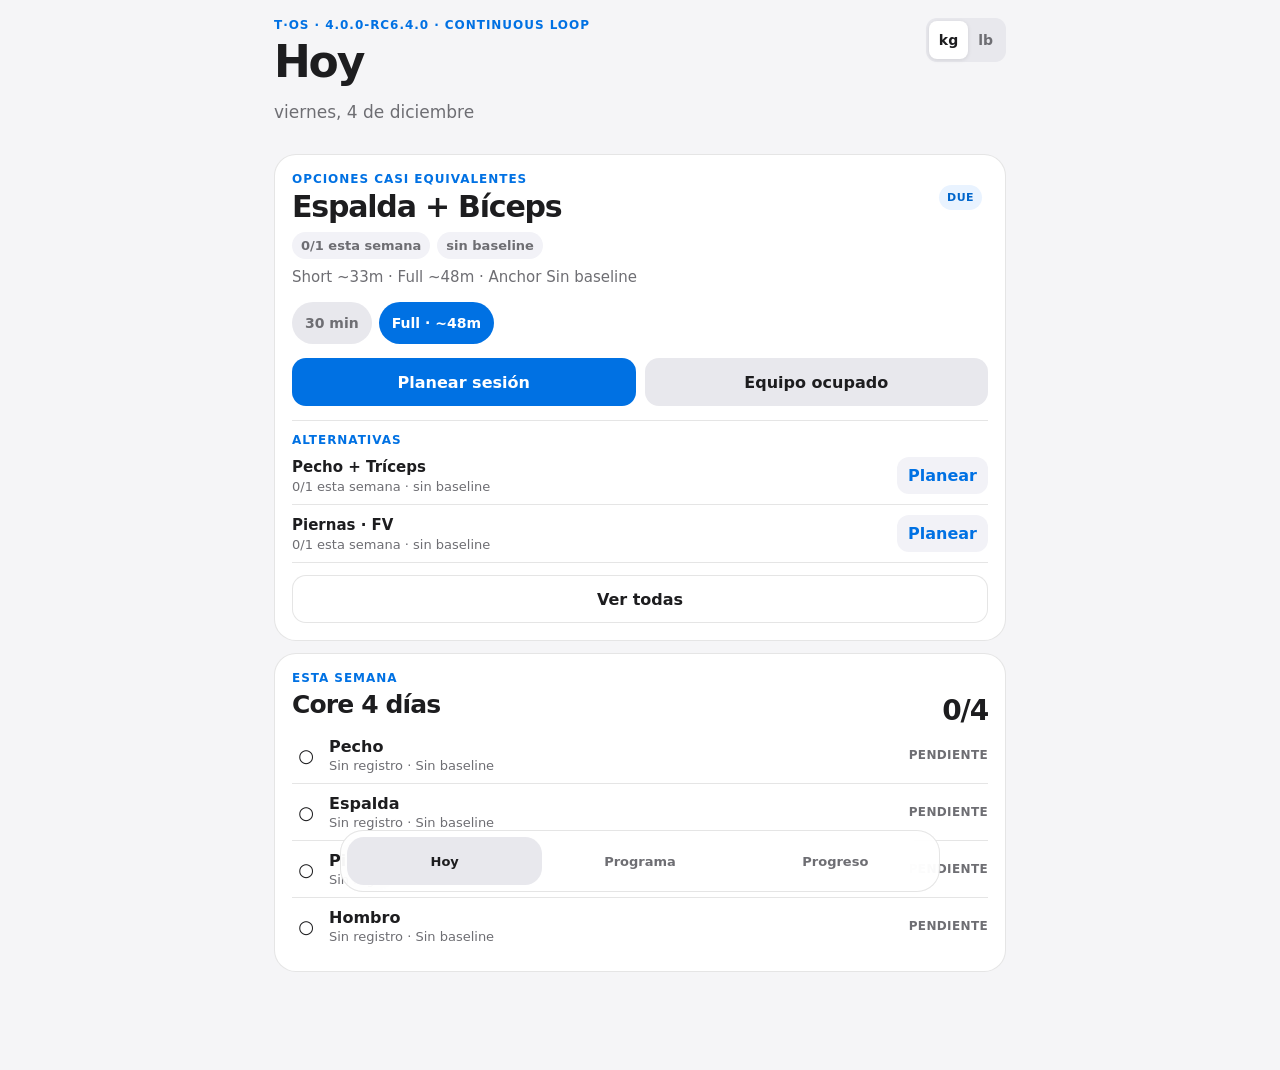
<file: index.html>
<!doctype html>
<html lang="es"><head>
<meta charset="utf-8"><meta name="viewport" content="width=device-width,initial-scale=1,viewport-fit=cover,user-scalable=no">
<meta name="theme-color" content="#f5f5f7"><title>Training OS · FV Hybrid</title>
<link rel="apple-touch-icon" sizes="180x180" href="./training-os-loop-v1-180.png?v=4.0.0-rc6.4.0">
<link rel="manifest" href="./manifest.webmanifest?v=4.0.0-rc6.4.0">
<meta name="application-name" content="Training OS">
<meta name="apple-mobile-web-app-title" content="Training OS">
<meta http-equiv="Cache-Control" content="no-cache, no-store, must-revalidate">
<meta http-equiv="Pragma" content="no-cache">
<meta http-equiv="Expires" content="0">
<meta name="apple-mobile-web-app-capable" content="yes">
<meta name="apple-mobile-web-app-status-bar-style" content="default">
<meta name="apple-mobile-web-app-title" content="Training OS">
<style>:root{--bg:#f5f5f7;--card:#fff;--ink:#1d1d1f;--muted:#6e6e73;--line:rgba(0,0,0,.10);--blue:#0071e3;--green:#248a3d;--amber:#a15c00;--red:#d70015;--r:22px}
*{box-sizing:border-box}html,body{margin:0;background:var(--bg);color:var(--ink);font-family:-apple-system,BlinkMacSystemFont,"SF Pro Text","SF Pro Display",system-ui,sans-serif;-webkit-font-smoothing:antialiased}button,input{font:inherit}button{-webkit-tap-highlight-color:transparent}
.app{max-width:760px;margin:auto;padding:calc(18px + env(safe-area-inset-top)) 14px calc(98px + env(safe-area-inset-bottom))}
.page{display:none}.page.active{display:block}.eyebrow{font-size:12px;font-weight:800;letter-spacing:.08em;text-transform:uppercase;color:var(--blue)}h1{font-size:44px;letter-spacing:-.05em;line-height:1;margin:8px 0 10px}h2{font-size:25px;letter-spacing:-.035em;margin:0 0 8px}.sub{color:var(--muted);line-height:1.4}.small{font-size:13px;color:var(--muted);line-height:1.42}.micro{font-size:11px;color:var(--muted)}
.card{background:var(--card);border:1px solid var(--line);border-radius:var(--r);padding:17px;margin-top:12px}.btn{border:0;border-radius:14px;min-height:48px;padding:12px 16px;font-weight:800;cursor:pointer}.primary{background:var(--blue);color:#fff}.secondary{background:#e8e8ed;color:var(--ink)}.ghost{background:#fff;border:1px solid var(--line);color:var(--ink)}
.pill{display:inline-flex;padding:7px 10px;border-radius:999px;background:#f1f1f3;font-size:12px;font-weight:750;margin:3px}.unit{display:inline-flex;background:#e8e8ed;padding:3px;border-radius:11px}.unit button{border:0;background:transparent;border-radius:8px;padding:7px 10px;font-size:12px;font-weight:850;color:var(--muted);min-height:38px}.unit button.active{background:#fff;color:var(--ink);box-shadow:0 1px 4px rgba(0,0,0,.10)}
.bottom{position:fixed;left:50%;bottom:calc(8px + env(safe-area-inset-bottom));transform:translateX(-50%);width:min(600px,calc(100vw - 16px));background:rgba(255,255,255,.92);backdrop-filter:blur(18px);border:1px solid var(--line);border-radius:23px;padding:6px;display:flex;z-index:40}.bottom button{flex:1;border:0;background:transparent;border-radius:17px;min-height:48px;color:var(--muted);font-size:11px;font-weight:800}.bottom button.active{background:#ececf1;color:var(--ink)}
.week{display:grid;grid-template-columns:repeat(7,88px);gap:7px;overflow:auto}.day{border:1px solid var(--line);border-radius:15px;padding:10px;background:#fff;min-height:95px}.day strong{display:block;margin-top:8px}.day span{font-size:11px;color:var(--muted)}.integrity{float:right;font-size:11px;padding:5px 8px;border-radius:999px;background:#ecfdf3;color:#166534;font-weight:800}.integrity.med{background:#fff7ed;color:#9a3412}
.overlay{position:fixed;inset:0;z-index:100;background:var(--bg);display:none;overflow:auto}.overlay.open{display:block}.session{max-width:600px;margin:auto;min-height:100svh;padding:calc(8px + env(safe-area-inset-top)) 14px calc(24px + env(safe-area-inset-bottom))}
.sessionbar{position:sticky;top:0;z-index:15;background:rgba(245,245,247,.94);backdrop-filter:blur(20px);padding:8px 0 9px;border-bottom:1px solid var(--line);display:flex;align-items:center;justify-content:space-between;gap:8px}.sessionbar .meta{min-width:0}.sessionbar .title{font-size:17px;font-weight:850;white-space:nowrap;overflow:hidden;text-overflow:ellipsis}.sessionbar .progress{font-size:11px;color:var(--muted);margin-top:2px}.circle{width:44px;height:44px;border:0;border-radius:50%;background:#e8e8ed;font-size:21px;font-weight:850;flex:0 0 auto}
.stage{padding-top:14px}.state-label{font-size:12px;font-weight:850;color:var(--blue);letter-spacing:.08em;text-transform:uppercase}.exercise-title{font-size:31px;line-height:1.03;font-weight:900;letter-spacing:-.045em;margin:6px 0 6px}.specrow{display:flex;gap:6px;flex-wrap:wrap}.spec{background:#ededf0;padding:6px 8px;border-radius:999px;font-size:11px;font-weight:800}.video{display:inline-flex;align-items:center;gap:5px;color:var(--blue);font-size:13px;font-weight:800;text-decoration:none;margin-top:9px;min-height:44px}
.tempo-box{border-radius:15px;background:#f4f8fd;padding:11px 12px;margin-top:9px}.tempo-box strong{display:block;font-size:13px}.tip{border-left:4px solid var(--blue);background:#f0f7ff;border-radius:14px;padding:12px 13px;margin-top:12px;font-size:13px;line-height:1.42}.guard{border-left-color:var(--amber);background:#fff7ea}.previous{margin-top:12px;padding:10px 12px;border-radius:14px;background:#f7f7f8;font-size:12px;color:var(--muted)}
.control{background:#fff;border:1px solid var(--line);border-radius:20px;padding:13px;margin-top:12px}.control label{display:block;text-align:center;font-size:11px;color:var(--muted);font-weight:800;text-transform:uppercase;letter-spacing:.06em}.stepper{display:grid;grid-template-columns:64px 1fr 64px;gap:8px;align-items:center;margin-top:7px}.stepper button{min-height:54px;border:0;border-radius:15px;background:#e8e8ed;font-size:20px;font-weight:900}.stepper input{width:100%;min-height:54px;border:1px solid #d2d2d7;border-radius:15px;text-align:center;font-size:24px;font-weight:850;background:#fff}.quickstep{display:flex;gap:6px;justify-content:center;margin-top:8px}.quickstep button{border:0;border-radius:999px;background:#f0f0f2;padding:8px 11px;font-size:12px;font-weight:800;min-height:38px}.rir{display:grid;grid-template-columns:repeat(4,1fr);gap:6px;margin-top:8px}.rir button{min-height:48px;border:1px solid var(--line);background:#fff;border-radius:13px;font-weight:850}.rir button.active{background:var(--blue);color:#fff;border-color:var(--blue)}
.cta{width:100%;min-height:58px;border:0;border-radius:17px;background:var(--blue);color:#fff;font-size:17px;font-weight:900;margin-top:14px}.next-mini{border-top:1px solid var(--line);margin-top:14px;padding-top:12px;font-size:12px;color:var(--muted)}
.rest{text-align:center}.rest-time{font-size:78px;line-height:1;font-weight:900;letter-spacing:-.06em;margin:12px 0 3px;font-variant-numeric:tabular-nums}.ready{color:var(--green)}.timercontrols{display:flex;justify-content:center;gap:8px;margin:10px 0}.timercontrols button{min-height:46px;border:0;border-radius:999px;background:#e8e8ed;padding:10px 15px;font-weight:850}.timercontrols .skip{background:#1d1d1f;color:#fff}
.rest-next{text-align:left;background:#fff;border:1px solid var(--line);border-radius:20px;padding:15px;margin-top:15px}.rest-next .big{font-size:24px;font-weight:900;line-height:1.08;margin-top:4px}.superset-badge{display:inline-flex;margin-top:8px;padding:6px 9px;border-radius:999px;background:#e9f3ff;color:#0066cc;font-size:12px;font-weight:850}.rest-last{text-align:left;background:#f7f7f8;border-radius:15px;padding:11px 12px;margin-top:12px;font-size:13px}.startnext{width:100%;min-height:56px;border:0;border-radius:16px;background:var(--blue);color:#fff;font-weight:900;margin-top:14px}

.actionrow{display:flex;gap:9px;margin-top:14px}.actionrow .btn{flex:1}.recommend-note{margin-top:8px}
.picker{position:fixed;inset:0;z-index:130;background:rgba(0,0,0,.32);display:none;align-items:flex-end;justify-content:center;backdrop-filter:blur(8px)}.picker.open{display:flex}
.picker-sheet{width:min(620px,100%);max-height:82svh;overflow:auto;background:var(--card);border-radius:28px 28px 0 0;padding:12px 14px calc(18px + env(safe-area-inset-bottom));box-shadow:0 -18px 60px rgba(0,0,0,.20)}
.picker-handle{width:38px;height:5px;background:#c7c7cc;border-radius:999px;margin:1px auto 12px}.picker-head{display:flex;align-items:center;justify-content:space-between;gap:10px;padding:0 3px 8px}.picker-title{font-size:26px;font-weight:900;letter-spacing:-.04em}
.workout-option{width:100%;border:1px solid var(--line);background:var(--card);border-radius:18px;padding:14px;margin-top:9px;text-align:left;min-height:76px;display:flex;align-items:center;justify-content:space-between;gap:12px;color:var(--ink)}
.workout-option-main{min-width:0}.workout-option-name{font-size:17px;font-weight:850;letter-spacing:-.02em}.workout-option-meta{font-size:12px;color:var(--muted);margin-top:4px;line-height:1.35}.workout-option-side{display:flex;flex-direction:column;align-items:flex-end;gap:6px;flex:0 0 auto}.rec-badge{font-size:10px;font-weight:850;color:#0066cc;background:#e9f3ff;border-radius:999px;padding:5px 7px}.chev{font-size:20px;color:var(--muted)}
.program-actions{clear:both;padding-top:12px}.program-actions .btn{width:100%}

.transition{text-align:center;padding-top:36px}.transition .symbol{font-size:42px}.transition .big{font-size:32px;font-weight:900;letter-spacing:-.04em;margin-top:8px}.resume{display:none}.resume.show{display:block}.health{font-weight:850}.ok{color:var(--green)}.warn{color:var(--amber)}.historyrow{padding:11px 0;border-bottom:1px solid var(--line)}.historyrow:last-child{border:0}
@media(max-width:430px){h1{font-size:39px}.exercise-title{font-size:28px}.rest-time{font-size:72px}.card{padding:15px}.stepper{grid-template-columns:60px 1fr 60px}}
@media(prefers-color-scheme:dark){:root{--bg:#000;--card:#1c1c1e;--ink:#f5f5f7;--muted:#98989d;--line:rgba(255,255,255,.11)}.secondary,.circle,.bottom button.active,.stepper button,.timercontrols button,.unit{background:#2c2c2e}.bottom{background:rgba(28,28,30,.92)}.sessionbar{background:rgba(0,0,0,.92)}.spec,.quickstep button{background:#2c2c2e}.stepper input,.rir button,.rest-next,.control{background:#1c1c1e;color:var(--ink)}.tempo-box,.tip{background:#071828}.guard{background:#2a1c08}.previous,.rest-last{background:#1c1c1e}}

/* RC5.2 — semantic surfaces + gym readability */
:root{
  --surface:#ffffff;--surface2:#f2f2f7;--control:#e8e8ed;--controlSelected:#ffffff;
  --label:#1d1d1f;--secondaryLabel:#6e6e73;--separator:rgba(0,0,0,.10);
  --danger:#d70015;--dangerSurface:#fff1f0;--successSurface:#ecfdf3;
}
.small{font-size:15px;line-height:1.45}.micro{font-size:13px;line-height:1.4}.sub{font-size:17px}
.card,.control,.rest-next,.workout-option,.picker-sheet{background:var(--surface);color:var(--label)}
.secondary,.circle,.stepper button,.timercontrols button,.unit,.quickstep button,.bottom button.active{background:var(--control);color:var(--label)}
.ghost{background:var(--surface);color:var(--label)}
.danger{background:var(--dangerSurface);color:var(--danger);border:1px solid color-mix(in srgb,var(--danger) 25%,transparent)}
.unit button{font-size:14px;color:var(--secondaryLabel)}.unit button.active{background:var(--controlSelected);color:var(--label)}
.bottom button{font-size:13px}.day{background:var(--surface);user-select:none}.day span{font-size:13px}.week{overscroll-behavior-x:contain;-webkit-overflow-scrolling:touch;touch-action:pan-x}.week-note{font-size:13px;color:var(--secondaryLabel);margin:10px 2px 0}
.sessionbar .title{font-size:18px}.sessionbar .progress{font-size:14px}.state-label{font-size:14px}.spec{font-size:14px;padding:7px 9px}
.video{font-size:15px}.tempo-box{background:var(--surface2);padding:13px 14px}.tempo-box strong{font-size:16px}.tempo-map,.tempo-execution{font-size:15px;line-height:1.45;color:var(--secondaryLabel);margin-top:4px}.tempo-execution b{color:var(--label)}
.tip{font-size:16px;line-height:1.47}.previous{font-size:15px;line-height:1.45;background:var(--surface2);color:var(--secondaryLabel)}
.control label{font-size:14px}.stepper input{color:var(--label);background:var(--surface);font-size:26px}.quickstep button{font-size:14px}
.rir button{font-size:16px;background:var(--surface);color:var(--label)}
.next-mini{font-size:15px;line-height:1.45}.next-mini .next-kicker{font-size:13px;font-weight:850;letter-spacing:.06em;text-transform:uppercase;color:var(--blue)}.next-mini .next-title{font-size:17px;font-weight:850;color:var(--label);margin-top:3px}.next-mini .next-meta{font-size:15px;color:var(--secondaryLabel);margin-top:3px}
.rest-last{font-size:15px;background:var(--surface2)}.rest-next .big{font-size:26px}.superset-badge{font-size:13px}
.decision-strip{display:flex;gap:7px;flex-wrap:wrap;margin-top:10px}.decision-chip{font-size:13px;font-weight:800;padding:7px 9px;border-radius:999px;background:var(--surface2);color:var(--secondaryLabel)}
.program-metrics{display:grid;grid-template-columns:repeat(2,minmax(0,1fr));gap:8px;margin:12px 0}.metric{background:var(--surface2);border-radius:13px;padding:10px}.metric b{display:block;font-size:14px}.metric span{display:block;font-size:13px;color:var(--secondaryLabel);margin-top:2px}.status-chip{display:inline-flex;font-size:11px;font-weight:900;letter-spacing:.04em;padding:6px 8px;border-radius:999px;background:var(--surface2);color:var(--secondaryLabel);margin-right:6px}.status-chip.due{background:#e9f3ff;color:#0066cc}.status-chip.ontrack{background:var(--successSurface);color:#166534}.status-chip.recent{background:#fff7ed;color:#9a3412}
.memory-card{margin-top:12px;padding:11px 12px;border-radius:14px;background:var(--surface2);font-size:14px;line-height:1.42}.memory-card strong{font-size:15px}.progress-note{margin-top:5px;color:var(--secondaryLabel)}.progress-note.eligible{color:var(--green);font-weight:800}
.compact-sheet{padding-bottom:calc(14px + env(safe-area-inset-bottom))}.sheet-action,.sheet-cancel{width:100%;border:0;border-radius:16px;text-align:left;padding:14px 15px;margin-top:9px;background:var(--surface2);color:var(--label);font-size:17px;font-weight:850;min-height:58px}.sheet-action span{display:block;font-size:13px;font-weight:500;color:var(--secondaryLabel);margin-top:3px}.danger-action{color:var(--danger)}.sheet-cancel{text-align:center;background:var(--control)}
button:disabled{opacity:.45}

/* RC6 — decision architecture + planner */
.today-status{display:flex;align-items:center;justify-content:space-between;gap:10px;flex-wrap:wrap}.today-title{font-size:30px;font-weight:900;letter-spacing:-.04em;line-height:1.05;margin-top:5px}.today-meta{font-size:15px;color:var(--secondaryLabel);line-height:1.45;margin-top:8px}.time-choice,.preset-row{display:flex;gap:7px;flex-wrap:wrap;margin-top:13px}.time-choice button,.preset-row button{border:0;border-radius:999px;min-height:42px;padding:9px 13px;background:var(--control);color:var(--secondaryLabel);font-size:14px;font-weight:850}.time-choice button.active,.preset-row button.active{background:var(--blue);color:#fff}
.week-head{display:flex;align-items:flex-end;justify-content:space-between;gap:8px}.week-score{font-size:28px;font-weight:900;letter-spacing:-.04em}.week-list{margin-top:10px}.week-row{display:grid;grid-template-columns:28px 1fr auto;gap:9px;align-items:center;padding:10px 0;border-bottom:1px solid var(--separator)}.week-row:last-child{border-bottom:0}.week-icon{font-size:18px;font-weight:900;text-align:center}.week-name{font-size:16px;font-weight:850}.week-detail{font-size:13px;color:var(--secondaryLabel);margin-top:2px}.week-state{font-size:12px;font-weight:900;letter-spacing:.03em;text-transform:uppercase;color:var(--secondaryLabel)}.week-state.done{color:var(--green)}.week-state.partial{color:var(--amber)}.week-state.active{color:var(--blue)}
.program-section-title{font-size:14px;font-weight:900;letter-spacing:.08em;text-transform:uppercase;color:var(--secondaryLabel);margin:22px 3px 4px}.program-card-head{display:flex;align-items:flex-start;justify-content:space-between;gap:8px}.program-card-head h2{margin-top:5px}.program-card-note{font-size:14px;color:var(--secondaryLabel);line-height:1.45;margin-top:8px}.status-chip.partial{background:#fff7ed;color:#9a3412}.status-chip.flex{background:#f2f2f7;color:#6e6e73}.status-chip.catchup{background:#f5e9ff;color:#7a2bbd}.program-coverage{font-size:13px;color:var(--secondaryLabel);margin-top:8px}
.planner-sheet{max-height:94svh}.planner-summary{display:grid;grid-template-columns:repeat(3,1fr);gap:8px;margin:12px 0}.planner-stat{background:var(--surface2);border-radius:14px;padding:10px;text-align:center}.planner-stat b{display:block;font-size:20px}.planner-stat span{display:block;font-size:12px;color:var(--secondaryLabel);margin-top:2px}.planner-exercise{display:grid;grid-template-columns:44px 1fr;gap:10px;align-items:center;border-top:1px solid var(--separator);padding:11px 1px}.plan-toggle{width:42px;height:42px;border-radius:13px;border:1px solid var(--separator);background:var(--surface);color:var(--secondaryLabel);font-size:20px;font-weight:900}.plan-toggle.active{background:var(--blue);color:#fff;border-color:var(--blue)}.planner-exercise-name{font-size:16px;font-weight:850}.planner-exercise-meta{font-size:13px;color:var(--secondaryLabel);margin-top:3px;line-height:1.35}.planner-note{font-size:13px;color:var(--secondaryLabel);line-height:1.4;margin:12px 2px}.catchup-note{border-left:4px solid #bf5af2;background:#f8f1ff;border-radius:13px;padding:10px 12px;margin-top:10px;font-size:14px;line-height:1.4}.next-priority{font-size:14px;color:var(--secondaryLabel);margin-top:9px}
.today-reasons{display:flex;gap:7px;flex-wrap:wrap;margin-top:10px}.reason-chip{font-size:13px;font-weight:750;background:var(--surface2);color:var(--secondaryLabel);padding:6px 9px;border-radius:999px}.today-alts{margin-top:14px;border-top:1px solid var(--separator);padding-top:12px}.today-alt{display:flex;justify-content:space-between;gap:10px;align-items:center;padding:10px 0;border-bottom:1px solid var(--separator)}.today-alt b{display:block;font-size:15px}.today-alt span{display:block;font-size:13px;color:var(--secondaryLabel);margin-top:3px}.mini-plan{border:0;border-radius:12px;background:var(--surface2);color:var(--blue);font-weight:800;padding:9px 11px}.today-choice-footer{display:flex;gap:8px;margin-top:12px;align-items:center}.today-choice-footer .btn{flex:1}.availability-reset{border:0;background:transparent;color:var(--blue);font-size:13px;font-weight:800;padding:8px}.actionrow .secondary{min-width:140px}
.next-mini{position:relative}.rest-next{position:relative}
@media(prefers-color-scheme:dark){.status-chip.flex{background:var(--surface2);color:var(--secondaryLabel)}.status-chip.catchup{background:#271330;color:#d7a4ff}.catchup-note{background:#211128;color:#d7a4ff}.plan-toggle{background:var(--surface);color:var(--secondaryLabel)}}

@media(prefers-color-scheme:dark){
  :root{
    --bg:#000000;--card:#1c1c1e;--ink:#f5f5f7;--muted:#aeaeb2;--line:rgba(255,255,255,.12);
    --surface:#1c1c1e;--surface2:#2c2c2e;--control:#2c2c2e;--controlSelected:#3a3a3c;
    --label:#f5f5f7;--secondaryLabel:#aeaeb2;--separator:rgba(255,255,255,.12);
    --blue:#0a84ff;--green:#30d158;--amber:#ff9f0a;--red:#ff453a;--danger:#ff453a;--dangerSurface:#2a0e0e;--successSurface:#102719;
  }
  .primary{background:var(--blue);color:#fff}.secondary,.circle,.stepper button,.timercontrols button,.unit,.quickstep button,.bottom button.active{background:var(--control);color:var(--label)}
  .ghost{background:var(--surface);color:var(--label)}.unit button.active{background:var(--controlSelected);color:var(--label);box-shadow:none}
  .bottom{background:rgba(28,28,30,.94)}.sessionbar{background:rgba(0,0,0,.94)}
  .spec,.pill{background:var(--surface2);color:var(--label)}.stepper input,.rir button,.rest-next,.control{background:var(--surface);color:var(--label)}
  .tempo-box,.previous,.rest-last,.memory-card,.decision-chip,.metric{background:var(--surface2)}.tip{background:#071828}.guard{background:#2a1c08}.day{background:var(--surface)}
  .integrity{background:#102719;color:#30d158}.integrity.med{background:#2a1c08;color:#ff9f0a}.rec-badge{background:#0b2440;color:#64a8ff}.superset-badge{background:#0b2440;color:#64a8ff}
}


.warmup-card,.cooldown-card{border:1px solid var(--separator);background:var(--surface);border-radius:20px;padding:16px;margin-top:12px}.prep-row{padding:11px 0;border-top:1px solid var(--separator)}.prep-row:first-child{border-top:0}.prep-row b{display:block;font-size:16px}.prep-row span{display:block;color:var(--secondaryLabel);font-size:14px;line-height:1.4;margin-top:3px}
.alt-note{margin-top:8px;padding:9px 11px;border-radius:12px;background:var(--surface2);color:var(--secondaryLabel);font-size:14px;line-height:1.35}.alt-note b{color:var(--label)}
.superset-plan{border:1px solid rgba(0,122,255,.30);background:rgba(0,122,255,.06);border-radius:18px;padding:9px;margin:10px 0}.superset-plan>.superset-title{font-size:12px;font-weight:900;letter-spacing:.08em;color:var(--blue);text-transform:uppercase;padding:3px 4px 7px}.superset-plan .planner-exercise{margin:5px 0;background:var(--surface)}
.rest{padding-bottom:calc(106px + env(safe-area-inset-bottom))}.rest-dock{position:fixed;left:50%;right:auto;transform:translateX(-50%);width:min(760px,calc(100% - 24px));bottom:calc(10px + env(safe-area-inset-bottom));z-index:120;margin:0;padding:10px;background:var(--surface);color:var(--label);border:1px solid var(--separator);border-radius:20px;display:flex;align-items:center;gap:10px;box-shadow:0 12px 40px rgba(0,0,0,.24)}.rest-dock-info{min-width:0;flex:1}.rest-dock-kicker{font-size:12px;font-weight:850;color:var(--secondaryLabel);text-transform:uppercase;letter-spacing:.06em}.rest-dock-next{font-size:15px;font-weight:850;white-space:nowrap;overflow:hidden;text-overflow:ellipsis}.rest-dock button{min-height:48px;border:0;border-radius:14px;background:var(--blue);color:white;font-weight:850;padding:0 17px;font-size:15px}.rest-dock button.waiting{background:var(--control);color:var(--label)}
.routine-review{margin-top:10px;padding:10px 12px;border-radius:14px;background:var(--surface2);font-size:13px;line-height:1.35;color:var(--secondaryLabel)}.routine-review b{color:var(--label)}
.video-unverified{display:inline-flex;align-items:center;min-height:44px;color:var(--secondaryLabel);font-size:13px;font-weight:750;margin-top:8px}
.video-safe{border:0;background:transparent;padding:0;min-height:44px;color:var(--blue);font:inherit;font-weight:850;text-align:left;cursor:pointer;-webkit-appearance:none;appearance:none}

</style>

<meta name="apple-mobile-web-app-capable" content="yes"><meta name="apple-mobile-web-app-status-bar-style" content="default"><meta name="apple-mobile-web-app-title" content="Training OS">
</head><body>
<div id="fatalBoot" hidden style="position:fixed;z-index:9999;left:12px;right:12px;top:calc(12px + env(safe-area-inset-top));background:#fff1f0;color:#b42318;border:1px solid #f3b4ae;border-radius:14px;padding:12px 14px;font:600 14px -apple-system,BlinkMacSystemFont,sans-serif;box-shadow:0 10px 30px rgba(0,0,0,.12)"></div>
<div class="app">
<div class="card" id="storageRecovery" role="status" aria-live="polite"></div>
<section class="page active" id="today">
<div style="display:flex;justify-content:space-between;gap:10px;align-items:flex-start"><div><div class="eyebrow">T·OS · 4.0.0-rc6.4.0 · Continuous Loop</div><h1>Hoy</h1><p class="sub" id="todayDate"></p></div><div class="unit"><button data-unit="kg">kg</button><button data-unit="lb">lb</button></div></div>
<div class="card resume" id="resumeCard"><div class="eyebrow">Sesión activa</div><h2 id="resumeTitle"></h2><p class="small" id="resumeMeta"></p><button class="btn primary" id="resumeBtn">Reanudar</button><div class="actionrow"><button class="btn secondary" id="finishEarlyBtn">Finalizar y guardar</button><button class="btn danger" id="discardSessionBtn">Descartar sesión</button></div></div>
<div class="card" id="todayDecisionCard"><div id="todayDecision"></div></div>
<div class="card" id="weekSnapshotCard"><div id="weekSnapshot"></div></div>
</section>
<section class="page" id="program"><div class="eyebrow">Decision cards</div><h1>Programa</h1><p class="sub">Recencia, cobertura semanal, tiempo y progreso para elegir; el plan de hoy se confirma antes de entrenar.</p><div id="programCards"></div></section>
<section class="page" id="progress"><div class="eyebrow">Data</div><h1>Progreso</h1><div class="card"><span class="small">Storage</span><div class="health" id="storageHealth">—</div></div><div class="card"><h2 id="stats">0 sesiones</h2><p class="small" id="statsSub"></p></div><div class="card" id="offlineCard"><h2>Sin conexión</h2><p class="small" id="offlineStatus" role="status">Conecta para preparar el inicio sin conexión.</p></div><div class="card"><h2>Diagnóstico</h2><p class="small" id="diagSummary">Sin eventos.</p></div><div class="card"><h2>Backup</h2><button class="btn secondary" id="exportBtn">Exportar JSON</button> <label class="btn ghost" style="display:inline-flex;align-items:center;cursor:pointer">Importar<input type="file" id="importFile" accept=".json,application/json" hidden></label></div><div class="card"><h2>Historial</h2><div id="history"></div></div></section>
</div>
<nav class="bottom"><button class="active" data-page="today">Hoy</button><button data-page="program">Programa</button><button data-page="progress">Progreso</button></nav>
<div class="overlay" id="sessionOverlay"><div class="session"><div class="sessionbar"><button class="circle" id="closeSession">‹</button><div class="meta"><div class="title" id="sessionTitle"></div><div class="progress" id="sessionProgress"></div></div><div class="unit"><button data-unit="kg">kg</button><button data-unit="lb">lb</button></div></div><div class="card" id="completionRecovery" role="status" aria-live="polite" hidden></div><div id="sessionStage"></div></div></div>
<div class="picker" id="workoutPicker" aria-hidden="true"><div class="picker-sheet" role="dialog" aria-modal="true" aria-labelledby="pickerTitle"><div class="picker-handle"></div><div class="picker-head"><div><div class="eyebrow">Tú decides</div><div class="picker-title" id="pickerTitle">Elige tu sesión</div></div><button class="circle" id="closePicker" aria-label="Cerrar">×</button></div><p class="small">La recomendación guía la rotación; nunca bloquea otra rutina.</p><div id="workoutOptions"></div></div></div>
<div class="picker" id="plannerSheet" aria-hidden="true"><div class="picker-sheet planner-sheet" role="dialog" aria-modal="true" aria-labelledby="plannerTitle"><div class="picker-handle"></div><div class="picker-head"><div><div class="eyebrow">Plan de hoy</div><div class="picker-title" id="plannerTitle">Confirma tu sesión</div></div><button class="circle" id="closePlanner" aria-label="Cerrar">×</button></div><p class="small" id="plannerSubtitle"></p><div class="preset-row" id="plannerPresets"></div><div class="planner-summary" id="plannerSummary"></div><div id="plannerExercises"></div><p class="planner-note">Los cambios aplican solo a hoy; tu Programa base no se modifica.</p><button class="cta" id="startPlannedSession">Empezar plan</button></div></div>
<div class="picker" id="skipSheet" aria-hidden="true"><div class="picker-sheet compact-sheet" role="dialog" aria-modal="true" aria-labelledby="skipTitle"><div class="picker-handle"></div><div class="picker-head"><div><div class="eyebrow">Modificar sesión</div><div class="picker-title" id="skipTitle">¿Qué quieres omitir?</div></div><button class="circle" id="closeSkipSheet" aria-label="Cerrar">×</button></div><button class="sheet-action" id="skipOneSet">Omitir este set<span>Continúa con el siguiente set.</span></button><button class="sheet-action danger-action" id="skipExercise">Omitir resto del ejercicio<span>Útil si el equipo está ocupado o necesitas recortar la sesión.</span></button><button class="sheet-cancel" id="cancelSkip">Cancelar</button></div></div>

<script>
window.addEventListener('error',e=>{try{const el=document.getElementById('fatalBoot');if(el){el.hidden=false;el.textContent='Training OS no pudo iniciar: '+(e.message||'error desconocido')}}catch(_){}});window.addEventListener('unhandledrejection',e=>{try{const el=document.getElementById('fatalBoot');if(el){el.hidden=false;el.textContent='Training OS no pudo iniciar: '+(e.reason?.message||e.reason||'promise error')}}catch(_){}});
(function tosReliabilityBootstrap(){
 const KEY='tos.reliability.v1';
 const standalone=window.matchMedia?.('(display-mode: standalone)').matches||navigator.standalone===true;
 const write=(type,extra={})=>{try{const rows=JSON.parse(localStorage.getItem(KEY)||'[]');rows.push({at:new Date().toISOString(),type,href:location.href,origin:location.origin,path:location.pathname,visibility:document.visibilityState,standalone,...extra});localStorage.setItem(KEY,JSON.stringify(rows.slice(-60)))}catch(_){}};
 write('launch',{referrer:document.referrer||'',navType:performance.getEntriesByType?.('navigation')?.[0]?.type||''});
 addEventListener('pageshow',e=>write('pageshow',{persisted:!!e.persisted}));
 addEventListener('pagehide',e=>write('pagehide',{persisted:!!e.persisted}));
 document.addEventListener('visibilitychange',()=>write('visibility'));
})();

// PR-A OFFLINE BOOTSTRAP START
(function tosOfflineBootstrap(){
 const BASE='/training-os/';
 if(![BASE,BASE+'index.html'].includes(location.pathname))return;
 const label=document.getElementById('offlineStatus');
 let registration=null,checking=false;
 const show=(state,text)=>{document.documentElement.dataset.offline=state;if(label)label.textContent=text};
 const unavailable=()=>show('unavailable','Sin conexión no disponible. Conecta para completar o reparar la instalación. Conserva tu respaldo; el navegador puede eliminar la copia local.');
 if(!('serviceWorker'in navigator)){unavailable();return}
 const status=worker=>new Promise(resolve=>{
  const channel=new MessageChannel(),timer=setTimeout(()=>{channel.port1.close();resolve(null)},4000);
  channel.port1.onmessage=e=>{clearTimeout(timer);channel.port1.close();resolve(e.data)};
  try{worker.postMessage({type:'TOS_OFFLINE_STATUS'},[channel.port2])}catch(_){clearTimeout(timer);channel.port1.close();resolve(null)}
 });
 async function inspect(){
  if(checking)return;checking=true;
  try{
   const current=await navigator.serviceWorker.getRegistration(BASE),controller=navigator.serviceWorker.controller;
   if(!current?.active){unavailable();return}
   const result=await status(current.active);
   if(result?.type!=='TOS_OFFLINE_STATUS'||!result.ready){unavailable();return}
   if(!controller||controller!==current.active){show('installed','Instalación completa. Guarda tu sesión, cierra las pestañas de Training OS y vuelve a abrir para habilitar el inicio sin conexión.');return}
   if(current.waiting){show('ready','Disponible sin conexión · Actualización preparada. Guarda y cierra todas las pestañas de Training OS para aplicarla al volver a abrir.');return}
   show('ready','Disponible sin conexión · Videos requieren internet. Conserva un respaldo; el navegador puede eliminar la copia local.');
  }catch(_){unavailable()}finally{checking=false}
 }
 async function install(){
  try{
   registration=await navigator.serviceWorker.register(BASE+'sw.js',{scope:BASE,updateViaCache:'none'});
   const watch=worker=>worker?.addEventListener('statechange',()=>{inspect()});
   watch(registration.installing);registration.addEventListener('updatefound',()=>watch(registration.installing));
   await inspect();
  }catch(_){unavailable()}
 }
 show('installing','Preparando inicio sin conexión…');
 navigator.serviceWorker.addEventListener('controllerchange',inspect);
 addEventListener('pageshow',()=>{install()});
 addEventListener('online',()=>{install()});
 document.addEventListener('visibilitychange',()=>{if(document.visibilityState==='visible'){inspect();registration?.update().catch(()=>{})}});
 install();
})();
// PR-A OFFLINE BOOTSTRAP END
const WORKOUTS = {
  "chest": {
    "name": "Pecho + Tríceps",
    "short": "Pecho",
    "goal": "Definición visual + fuerza",
    "duration": "50–60 min",
    "sourceConfidence": "alta",
    "note": "Fuerza de pecho primero; biseries solo después de los presses. La definición visual depende de composición corporal, no de 'reps de definición'.",
    "exercises": [
      {
        "name": "Machine / Lever Chest Press",
        "sets": 4,
        "reps": "4–6",
        "rir": "1–2",
        "tempo": "2-0-X-0",
        "rest": 165,
        "group": "Pecho",
        "alt": "Smith flat bench · converging chest press",
        "tip": "SETUP: escápulas atrás/abajo y pies firmes. EJECUCIÓN: baja 2 s, sin pausa pasiva, sube explosivo con control. STOP: termina el ROM antes de que el hombro izquierdo se vaya hacia delante o pinche.",
        "superset": null,
        "video": "https://www.youtube.com/results?search_query=Machine+%2F+Lever+Chest+Press+proper+form+tutorial"
      },
      {
        "name": "Smith Flat Bench Press",
        "sets": 3,
        "reps": "5–7",
        "rir": "1–2",
        "tempo": "2-1-X-0",
        "rest": 150,
        "group": "Pecho",
        "alt": "Chest press guiada · cable bench press",
        "tip": "Usa safeties y el mismo punto de toque cada rep. Baja 2 s, pausa 1 s con tensión, acelera la subida. No persigas profundidad si cambia la posición del hombro.",
        "superset": null,
        "video": "https://www.youtube.com/results?search_query=Smith+Flat+Bench+Press+proper+form+tutorial"
      },
      {
        "name": "Converging Chest Press",
        "sets": 2,
        "reps": "8–12",
        "rir": "2",
        "tempo": "2-1-1-0",
        "rest": 90,
        "group": "Pecho",
        "alt": "Cable press con agarre neutro",
        "tip": "Deja el ego fuera: busca aducción del brazo y tensión continua. Pausa 1 s en el estiramiento cómodo y evita el estiramiento extremo del hombro.",
        "superset": null,
        "video": "https://www.youtube.com/results?search_query=Converging+Chest+Press+proper+form+tutorial"
      },
      {
        "name": "Rope Pushdown",
        "sets": 4,
        "reps": "6–8",
        "rir": "1–2",
        "tempo": "2-0-1-1",
        "rest": 60,
        "group": "Tríceps",
        "alt": "Straight-bar pushdown",
        "tip": "Codos quietos al costado. Extiende sin adelantar hombros y separa la cuerda al final; 1 s de contracción.",
        "superset": "Cable / Machine Crunch",
        "video": "https://www.youtube.com/results?search_query=Rope+Pushdown+proper+form+tutorial"
      },
      {
        "name": "Cable / Machine Crunch",
        "sets": 4,
        "reps": "10–15",
        "rir": "2",
        "tempo": "2-1-1-1",
        "rest": 60,
        "group": "Core",
        "alt": "Dead bug",
        "tip": "Acerca esternón a pelvis. Cadera casi inmóvil; si sientes más flexor de cadera que abdomen, reduce recorrido.",
        "superset": "Rope Pushdown",
        "video": "https://www.youtube.com/results?search_query=Cable+%2F+Machine+Crunch+proper+form+tutorial"
      },
      {
        "name": "Cross-Body Pushdown",
        "sets": 3,
        "reps": "10–12/lado",
        "rir": "1–2",
        "tempo": "2-0-1-1",
        "rest": 60,
        "group": "Tríceps",
        "alt": "Single-arm cable pushdown",
        "tip": "Hombro neutro y estable. Cruza ligeramente al final sin convertir la extensión de codo en rotación del hombro.",
        "superset": null,
        "video": "https://www.youtube.com/results?search_query=Cross-Body+Pushdown+proper+form+tutorial"
      }
    ],
    "programId": "chest-strength-definition-current",
    "warmup": [
      {
        "name": "General · bici/remo suave",
        "dose": "3 min",
        "cue": "Ritmo conversacional; solo elevar temperatura."
      },
      {
        "name": "Rotación externa · cable/banda",
        "dose": "1×12–15/lado",
        "cue": "Carga ligera, codo estable; cero dolor."
      },
      {
        "name": "Chest Press · ramp-up",
        "dose": "2 sets progresivos",
        "cue": "~40–60% y ~65–75% de la carga de trabajo, lejos del fallo."
      }
    ],
    "cooldown": [
      {
        "name": "Pectoral en marco · suave",
        "dose": "20–30 s/lado",
        "cue": "Sin forzar el hombro anterior."
      },
      {
        "name": "Lat stretch en banco",
        "dose": "20–30 s/lado",
        "cue": "Respira; rango cómodo."
      },
      {
        "name": "Respiración / caminata suave",
        "dose": "60 s",
        "cue": "Opcional; no se presenta como requisito de recuperación."
      }
    ]
  },
  "back": {
    "name": "Espalda + Bíceps",
    "short": "Espalda",
    "goal": "Hipertrofia + fuerza · bíceps hipertrofia → fuerza",
    "duration": "50–60 min",
    "sourceConfidence": "alta",
    "note": "Canonical 2026-08-08 V2. Fuerza de espalda primero; bíceps hipertrofia→fuerza. Biseries D y E son bloques reales A↔B→descanso.",
    "exercises": [
      {
        "name": "Chest-Supported Neutral Row",
        "sets": 4,
        "reps": "5–7",
        "rir": "2→1",
        "tempo": "2-1-1-1",
        "rest": 120,
        "group": "Espalda",
        "alt": "Plate-loaded row · seated cable row",
        "tip": "Pecho fijo al soporte. Alcance escapular controlado; rema con codo hacia cadera y pausa sin encoger hombros.",
        "superset": null,
        "video": "https://www.youtube.com/watch?v=FU6YQawma2Q"
      },
      {
        "name": "Neutral-Grip Lat Pulldown",
        "sets": 3,
        "reps": "6–8",
        "rir": "2→1",
        "tempo": "2-1-1-1",
        "rest": 120,
        "group": "Espalda",
        "alt": "Close-neutral pulldown · assisted neutral pull-up si 100% tolerado",
        "tip": "Costillas abajo y torso estable. Codos hacia costillas; termina antes de perder depresión escapular. Descanso objetivo 90–120 s.",
        "superset": null,
        "video": "https://www.youtube.com/watch?v=KgZqDuNx7rI"
      },
      {
        "name": "Single-Arm Supported Cable Row",
        "sets": 2,
        "reps": "9–12/lado",
        "rir": "1–2",
        "tempo": "3-1-1-1",
        "rest": 75,
        "group": "Espalda",
        "alt": "1-arm machine row · Meadows Row 2–3×8–10/lado",
        "tip": "Apóyate y evita rotar el torso. Excéntrica real de 3 s; codo atrás/abajo. Descanso 60–75 s.",
        "superset": null,
        "video": "https://macrosinc.net/exercises/back/single-arm-seated-cable-row/"
      },
      {
        "name": "Machine Preacher Curl",
        "sets": 3,
        "reps": "8–12",
        "rir": "2→1",
        "tempo": "3-1-1-1",
        "rest": 75,
        "group": "Bíceps",
        "alt": "Preacher cable · seated cable curl · standing cable curl",
        "tip": "Axila ≈ borde superior del pad. Extensión tolerable sin bloquear agresivamente el codo; bíceps es el limitante.",
        "superset": "Reverse Pec Deck",
        "video": "https://www.youtube.com/watch?v=AR-oARBkYxI"
      },
      {
        "name": "Reverse Pec Deck",
        "sets": 3,
        "reps": "12–15",
        "rir": "2",
        "tempo": "3-1-1-1",
        "rest": 75,
        "group": "Hombro posterior",
        "alt": "Cable reverse fly · chest-supported rear fly · face pull",
        "tip": "Pecho apoyado y hombros lejos de orejas. Abre sin impulso; controla 3 s el regreso. Descansa 60–75 s tras este partner.",
        "superset": "Machine Preacher Curl",
        "video": "https://www.youtube.com/watch?v=3RLqAh8-9Pg"
      },
      {
        "name": "Rope Hammer Curl",
        "sets": 2,
        "reps": "10–14",
        "rir": "1–2",
        "tempo": "3-0-1-1",
        "rest": 75,
        "group": "Bíceps",
        "alt": "Cross-body DB hammer curl",
        "tip": "Agarre neutro y codos quietos. Excéntrica 3 s, sin balancear torso.",
        "superset": "Straight-Arm Cable Pulldown",
        "video": "https://www.youtube.com/watch?v=QsFmiZAEZG0"
      },
      {
        "name": "Straight-Arm Cable Pulldown",
        "sets": 2,
        "reps": "12–15",
        "rir": "1–2",
        "tempo": "3-1-1-1",
        "rest": 75,
        "group": "Espalda",
        "alt": "Rope straight-arm pulldown · unilateral cable · machine pullover",
        "tip": "Brazos casi rectos, costillas abajo. Lleva axilas hacia bolsillos y controla 3 s el retorno. Descansa 60–75 s tras este partner.",
        "superset": "Rope Hammer Curl",
        "video": "https://www.youtube.com/watch?v=wcVDItawocI"
      },
      {
        "name": "Cable EZ / Straight-Bar Curl · pesado",
        "sets": 2,
        "reps": "6–8",
        "rir": "2",
        "tempo": "2-0-1-1",
        "rest": 90,
        "group": "Bíceps",
        "alt": "EZ attachment · straight bar · 2 D-handles",
        "tip": "Torso/hombros inmóviles y codos casi fijos. Cuando logres 8+8 @RIR≈2, considera subir el stack.",
        "superset": null,
        "video": "https://www.muscleandstrength.com/exercises/cable-curl.html"
      }
    ],
    "programId": "back-biceps-2026-08-08-v2",
    "warmup": [
      {
        "name": "Rotación externa · banda/cable",
        "dose": "2×12–15 · 2–1–2–1 · RIR 4",
        "cue": "30 s. Ligero y limpio."
      },
      {
        "name": "Scapular Pulldown / Scap Pull-up",
        "dose": "2×8–10 · 2–1–2–1 · RIR 3–4",
        "cue": "30 s. Usa pulldown si el hombro se siente inestable."
      }
    ],
    "cooldown": [
      {
        "name": "Cat–Cow",
        "dose": "6 reps lentas",
        "cue": "Movilidad, no fatiga."
      },
      {
        "name": "Lat stretch en banco",
        "dose": "20–30 s/lado",
        "cue": "Sin dolor de hombro."
      },
      {
        "name": "Wall / scap slides",
        "dose": "8 reps",
        "cue": "Control escapular suave."
      }
    ]
  },
  "legs": {
    "name": "Piernas · FV",
    "short": "Pierna",
    "goal": "Hipertrofia + fuerza",
    "duration": "50–60 min",
    "sourceConfidence": "alta",
    "note": "Baseline FV: 1 día formal/semana. Sin squat, lunge, leg press, correr, impacto ni hikes. Abducción condicional por rodilla derecha.",
    "exercises": [
      {
        "name": "Reverse Sled Drag",
        "sets": 5,
        "reps": "15–20 m",
        "rir": "3",
        "tempo": "Continuo",
        "rest": 60,
        "group": "Cuádriceps",
        "alt": "Backward treadmill 40–50 s",
        "tip": "Torso alto, pasos cortos y continuos. Rodilla sigue la línea del pie. Cero dolor, rebotes o sensación de inestabilidad.",
        "superset": null,
        "video": "https://www.youtube.com/results?search_query=Reverse+Sled+Drag+proper+form+tutorial"
      },
      {
        "name": "Leg Extension · unilateral",
        "sets": 3,
        "reps": "10–12/lado",
        "rir": "2",
        "tempo": "3-0-2-1",
        "rest": 75,
        "group": "Cuádriceps",
        "alt": "Reducir ROM/carga por lado",
        "tip": "Alinea rodilla con el pivote. Sube 2 s, pausa 1 s, baja 3 s. Cada lado define su propia carga; no fuerces simetría.",
        "superset": null,
        "video": "https://www.youtube.com/watch?v=TJQmtXUEzNk"
      },
      {
        "name": "Leg Extension · bilateral",
        "sets": 3,
        "reps": "12–15",
        "rir": "1–2",
        "tempo": "3-0-2-1",
        "rest": 90,
        "group": "Cuádriceps",
        "alt": "Unilateral alternado",
        "tip": "Mismo setup siempre. No rebotes en extensión; la fase de 3 s de bajada es parte del estímulo, no decoración.",
        "superset": null,
        "video": "https://www.youtube.com/results?search_query=Leg+Extension+%C2%B7+bilateral+proper+form+tutorial"
      },
      {
        "name": "Seated Leg Curl",
        "sets": 4,
        "reps": "8–12",
        "rir": "1–2",
        "tempo": "3-0-2-1",
        "rest": 90,
        "group": "Femoral",
        "alt": "Lying leg curl",
        "tip": "Muslos fijados bajo el pad y pelvis contra el respaldo. Flexiona 2 s, aprieta 1 s, vuelve 3 s sin despegar cadera.",
        "superset": null,
        "video": "https://www.youtube.com/watch?v=EqCsK_vlnfE"
      },
      {
        "name": "Lying Leg Curl",
        "sets": 2,
        "reps": "12–15",
        "rir": "2",
        "tempo": "3-0-2-1",
        "rest": 75,
        "group": "Femoral",
        "alt": "Extra seated curl",
        "tip": "Pelvis pesada contra el pad. No arquees lumbar para terminar la rep; squeeze 1 s y baja en 3 s.",
        "superset": null,
        "video": "https://www.youtube.com/results?search_query=Lying+Leg+Curl+proper+form+tutorial"
      },
      {
        "name": "Hip Thrust",
        "sets": 4,
        "reps": "8–12",
        "rir": "1–2",
        "tempo": "2-1-2-1",
        "rest": 120,
        "group": "Glúteo",
        "alt": "Glute drive machine",
        "tip": "Mentón ligeramente recogido y costillas abajo. Bloquea con glúteo 1 s; si el final viene de la espalda lumbar, ya pasaste el ROM.",
        "superset": null,
        "video": "https://www.youtube.com/watch?v=hCm-70-9_XE"
      },
      {
        "name": "Seated Calf Raise",
        "sets": 4,
        "reps": "10–15",
        "rir": "1–2",
        "tempo": "3-1-2-1",
        "rest": 60,
        "group": "Pantorrilla",
        "alt": "Standing calf machine",
        "tip": "Sube 2 s, pausa 1 s arriba; baja 3 s a estiramiento controlado y espera 1 s antes de repetir.",
        "superset": null,
        "video": "https://www.youtube.com/results?search_query=Seated+Calf+Raise+proper+form+tutorial"
      },
      {
        "name": "Hip Abduction · CONDICIONAL",
        "sets": 3,
        "reps": "15–20",
        "rir": "3",
        "tempo": "2-1-2-1",
        "rest": 60,
        "group": "Glúteo medio",
        "alt": "Omitir temporalmente",
        "tip": "Solo si rodilla derecha ≤2/10, sin inestabilidad y sin reacción posterior. Abre 2 s, pausa 1 s; no rebotes ni fuerces el final.",
        "superset": null,
        "video": "https://www.youtube.com/results?search_query=Hip+Abduction+proper+form+tutorial"
      },
      {
        "name": "Hip Adduction",
        "sets": 3,
        "reps": "12–20",
        "rir": "2",
        "tempo": "2-1-2-1",
        "rest": 60,
        "group": "Aductores",
        "alt": "Cable adduction ligera",
        "tip": "Pelvis estable y estiramiento inicial cómodo, no máximo. Cierra desde la cadera sin inclinar el tronco.",
        "superset": null,
        "video": "https://www.youtube.com/results?search_query=Hip+Adduction+proper+form+tutorial"
      }
    ],
    "programId": "legs-fv-current",
    "warmup": [
      {
        "name": "Bicicleta suave",
        "dose": "4 min",
        "cue": "Ritmo conversacional; sin dolor/inestabilidad."
      },
      {
        "name": "Seated Leg Curl · ramp-up",
        "dose": "1×12 ligero",
        "cue": "RIR ≥5; preparar sin fatigar."
      },
      {
        "name": "Leg Extension · ramp-up",
        "dose": "1×12 ligero",
        "cue": "ROM cómodo; rodilla estable."
      }
    ],
    "cooldown": [
      {
        "name": "Cuádriceps · suave",
        "dose": "20–30 s/lado",
        "cue": "Sin comprimir/agredir la rodilla."
      },
      {
        "name": "Femoral · suave",
        "dose": "20–30 s/lado",
        "cue": "Cadera neutra; sin rebotes."
      },
      {
        "name": "Pantorrilla",
        "dose": "20–30 s/lado",
        "cue": "Talón apoyado; rango cómodo."
      }
    ]
  },
  "shoulders": {
    "name": "Hombro · standalone",
    "short": "Hombro",
    "goal": "Hipertrofia + fuerza · shoulder-safe",
    "duration": "45–60 min",
    "sourceConfidence": "alta",
    "note": "Rutina standalone restaurada: press con mancuernas + landmine para fuerza, laterales/rear-delt para hipertrofia y cierre de estabilidad. Presses reinstalados tras confirmación actual de tolerancia; dolor/pinzamiento >2/10 = recorta ROM o cambia variante.",
    "exercises": [
      {
        "name": "DB Shoulder Press",
        "sets": 4,
        "reps": "6–8",
        "rir": "2",
        "tempo": "3-1-X-1",
        "rest": 150,
        "group": "Hombro",
        "alt": "Machine shoulder press neutral-grip · solo en ROM cómodo",
        "tip": "SETUP: agarre neutro/semi-neutro, escápulas estables y costillas abajo. EJECUCIÓN: sube sin encoger hombros; baja 3 s. STOP: pinzamiento, pérdida de control o dolor >2/10.",
        "superset": null,
        "video": "https://www.youtube.com/results?search_query=dumbbell+shoulder+press+proper+form+tutorial"
      },
      {
        "name": "Unilateral Landmine Press",
        "sets": 4,
        "reps": "8/lado",
        "rir": "2",
        "tempo": "2-1-X-1",
        "rest": 90,
        "group": "Hombro",
        "alt": "Single-arm cable press en plano escapular",
        "tip": "Plano escapular y tronco firme. Empuja arriba/adelante sin compensar con extensión lumbar. Mantén la trayectoria que hoy toleras; dolor >2/10 = recorta ROM.",
        "superset": null,
        "video": "https://www.youtube.com/results?search_query=unilateral+landmine+press+proper+form+tutorial"
      },
      {
        "name": "Machine Lateral Raise",
        "sets": 3,
        "reps": "10–15",
        "rir": "2",
        "tempo": "2-1-2-1",
        "rest": 75,
        "group": "Hombro",
        "alt": "Cable lateral raise en plano escapular",
        "tip": "Hombros lejos de orejas. Eleva en plano escapular solo hasta rango cómodo; 1 s arriba. Dolor >2/10 = recorta ROM.",
        "superset": null,
        "video": "https://www.youtube.com/results?search_query=Machine+Lateral+Raise+proper+form+tutorial"
      },
      {
        "name": "Cable Lateral Raise",
        "sets": 3,
        "reps": "12–15/lado",
        "rir": "2",
        "tempo": "2-1-2-1",
        "rest": 60,
        "group": "Hombro",
        "alt": "Lean-away cable raise",
        "tip": "Mantén el brazo en plano escapular y el tronco quieto. No ganes altura rotando el hombro con el codo elevado.",
        "superset": "Chest-Supported Rear-Delt Row",
        "video": "https://www.youtube.com/results?search_query=Cable+Lateral+Raise+proper+form+tutorial"
      },
      {
        "name": "Chest-Supported Rear-Delt Row",
        "sets": 3,
        "reps": "10–15",
        "rir": "2",
        "tempo": "2-1-2-1",
        "rest": 75,
        "group": "Hombro posterior",
        "alt": "Reverse pec deck solo si 100% cómodo",
        "tip": "Pecho fijo. Codos algo por debajo de 90°. Lleva brazos fuera/atrás sin entrar en la rotación que reproduce molestia.",
        "superset": "Cable Lateral Raise",
        "video": "https://www.youtube.com/results?search_query=Chest-Supported+Rear-Delt+Row+proper+form+tutorial"
      },
      {
        "name": "Partial Lateral Raise",
        "sets": 2,
        "reps": "15–20",
        "rir": "1–2",
        "tempo": "2-0-2-0",
        "rest": 45,
        "group": "Hombro",
        "alt": "Cable lateral partials",
        "tip": "Parciales controladas en el rango medio cómodo; cero impulso. Busca tensión continua, no altura máxima. Si el hombro protesta, elimina este bloque.",
        "superset": "Face Pull + External Rotation",
        "video": "https://www.youtube.com/results?search_query=partial+lateral+raise+proper+form"
      },
      {
        "name": "Face Pull + External Rotation",
        "sets": 2,
        "reps": "12–15",
        "rir": "3",
        "tempo": "2-1-2-1",
        "rest": 60,
        "group": "Hombro posterior",
        "alt": "Cable external rotation ligera",
        "tip": "Carga ligera. Termina con manos a los lados de la cara sin forzar rotación. Este bloque es calidad/estabilidad, no un ejercicio para perseguir carga.",
        "superset": "Partial Lateral Raise",
        "video": "https://www.youtube.com/results?search_query=face+pull+external+rotation+proper+form"
      }
    ],
    "programId": "shoulders-standalone-rc61",
    "warmup": [
      {
        "name": "Rotación externa · cable/banda",
        "dose": "2×12–15/lado",
        "cue": "Ligero, sin pinzamiento."
      },
      {
        "name": "Scaption / wall slide",
        "dose": "1×8–10",
        "cue": "Plano escapular y ROM cómodo."
      },
      {
        "name": "Shoulder Press · ramp-up",
        "dose": "2 sets progresivos",
        "cue": "Lejos del fallo; confirma tolerancia del hombro."
      }
    ],
    "cooldown": [
      {
        "name": "Cross-body posterior · suave",
        "dose": "20 s/lado",
        "cue": "Solo si se siente cómodo."
      },
      {
        "name": "Pec/lat stretch · suave",
        "dose": "20 s/lado",
        "cue": "Sin forzar rotación."
      },
      {
        "name": "Respiración",
        "dose": "60 s",
        "cue": "Opcional."
      }
    ]
  },
  "arms": {
    "name": "Brazos · standalone",
    "short": "Brazos",
    "goal": "Hipertrofia #1 · fuerza #2",
    "duration": "45–60 min",
    "sourceConfidence": "alta",
    "note": "Sesión flex/catch-up. Bíceps + tríceps + antebrazo. Los bloques pesados van sin biserie; el volumen sí usa pares. No sustituye una sesión core faltante.",
    "exercises": [
      {
        "name": "Cable Curl · barra/EZ",
        "sets": 4,
        "reps": "6–8",
        "rir": "1–2",
        "tempo": "3-0-1-1",
        "rest": 90,
        "group": "Bíceps",
        "alt": "EZ-bar cable curl · machine curl",
        "tip": "Bloque pesado. Codos quietos, tronco estable y muñeca neutra. Controla 3 s la bajada; no conviertas la última repetición en balanceo de cadera.",
        "superset": null,
        "video": "https://www.youtube.com/results?search_query=cable+curl+EZ+bar+proper+form+tutorial"
      },
      {
        "name": "Pressdown · barra/V",
        "sets": 4,
        "reps": "6–8",
        "rir": "1–2",
        "tempo": "2-0-1-1",
        "rest": 90,
        "group": "Tríceps",
        "alt": "Straight-bar pressdown · V-bar pressdown",
        "tip": "Bloque pesado. Hombros abajo, codos pegados al torso y extensión completa sin adelantar el hombro. Aprieta 1 s abajo sin hiperextender.",
        "superset": null,
        "video": "https://www.youtube.com/results?search_query=V+bar+triceps+pressdown+proper+form+tutorial"
      },
      {
        "name": "Lying Cable Curl",
        "sets": 3,
        "reps": "10–12",
        "rir": "1",
        "tempo": "3-1-1-1",
        "rest": 75,
        "group": "Bíceps",
        "alt": "Incline-supported cable curl · seated cable curl",
        "tip": "Mantén hombros estables y evita buscar un estiramiento que lleve el hombro izquierdo a una posición incómoda. Excéntrica lenta y tensión continua.",
        "superset": "Rope Pushdown · volumen",
        "video": "https://weighttraining.guide/exercises/lying-cable-curl/"
      },
      {
        "name": "Rope Pushdown · volumen",
        "sets": 3,
        "reps": "10–12",
        "rir": "1",
        "tempo": "2-0-2-0",
        "rest": 75,
        "group": "Tríceps",
        "alt": "Straight-bar pushdown",
        "tip": "Biserie de volumen: codos fijos, torso quieto y repeticiones uniformes. Separa ligeramente la cuerda al final sin rotar el hombro.",
        "superset": "Lying Cable Curl",
        "video": "https://www.youtube.com/results?search_query=rope+triceps+pushdown+proper+form+tutorial"
      },
      {
        "name": "Cable Preacher Curl",
        "sets": 3,
        "reps": "12–15",
        "rir": "1",
        "tempo": "2-2-1-1",
        "rest": 60,
        "group": "Bíceps",
        "alt": "Preacher machine curl · seated double-pulley curl",
        "tip": "Brazo completamente apoyado. Mantén 2 s de tensión en el punto largo sin colgarte de la articulación; termina antes de perder control del codo.",
        "superset": "Cable Triceps Kickback · neutral",
        "video": "https://www.youtube.com/results?search_query=cable+preacher+curl+proper+form+tutorial"
      },
      {
        "name": "Cable Triceps Kickback · neutral",
        "sets": 3,
        "reps": "12–15",
        "rir": "1",
        "tempo": "2-1-2-0",
        "rest": 60,
        "group": "Tríceps",
        "alt": "Single-arm cable pushdown",
        "tip": "Húmero estable y agarre neutro. Extiende desde el codo sin compensar con rotación del hombro; usa carga que permita una trayectoria limpia.",
        "superset": "Cable Preacher Curl",
        "video": "https://www.youtube.com/results?search_query=cable+triceps+kickback+neutral+grip+proper+form+tutorial"
      },
      {
        "name": "Behind-the-Back Cable Wrist Curl",
        "sets": 2,
        "reps": "15–20",
        "rir": "1–2",
        "tempo": "2-1-2-1",
        "rest": 45,
        "group": "Antebrazo",
        "alt": "Seated cable wrist curl",
        "tip": "Antebrazos quietos y rango controlado solo desde la muñeca. No conviertas el movimiento en flexión de codo; prioriza tensión y bombeo, no carga máxima.",
        "superset": "Cable Reverse Wrist Curl",
        "video": "https://www.youtube.com/results?search_query=behind+the+back+cable+wrist+curl+proper+form"
      },
      {
        "name": "Cable Reverse Wrist Curl",
        "sets": 2,
        "reps": "15–20",
        "rir": "1–2",
        "tempo": "2-1-2-1",
        "rest": 45,
        "group": "Antebrazo",
        "alt": "DB reverse wrist curl",
        "tip": "Extiende la muñeca de forma controlada y conserva el antebrazo estable. Usa poca carga: la meta es trabajo directo del extensor, no mover todo el brazo.",
        "superset": "Behind-the-Back Cable Wrist Curl",
        "video": "https://www.youtube.com/results?search_query=cable+reverse+wrist+curl+proper+form"
      },
      {
        "name": "Myo-Rep Finisher · OPTIONAL",
        "sets": 1,
        "reps": "25–35 total",
        "rir": "1",
        "tempo": "2-0-1-1",
        "rest": 20,
        "group": "Brazos",
        "alt": "Rope Hammer Curl · Rope Pushdown",
        "tip": "Opcional si tiempo y recuperación están bien: activador 12–15 reps @RIR1, descansa 15–20 s y haz mini-series de 4–5 reps hasta 25–35 reps totales.",
        "superset": null,
        "video": "https://www.youtube.com/results?search_query=myo+reps+arms+technique+tutorial"
      }
    ],
    "programId": "arms-standalone-canonical",
    "warmup": [
      {
        "name": "Straight-Arm Pulldown · ligero",
        "dose": "2×15 · 2–1–2–1",
        "cue": "Activación, no fatiga."
      },
      {
        "name": "Rotación externa isométrica",
        "dose": "2×20 s/lado",
        "cue": "Carga muy ligera; hombro cómodo."
      }
    ],
    "cooldown": [
      {
        "name": "Flexores/extensores de muñeca",
        "dose": "20 s/lado",
        "cue": "Suave, sin dolor."
      },
      {
        "name": "Bíceps · estiramiento suave",
        "dose": "20 s/lado",
        "cue": "Solo si el hombro está cómodo."
      },
      {
        "name": "Respiración / caminar",
        "dose": "60 s",
        "cue": "Opcional."
      }
    ]
  }
};
const CORE_ORDER = ['chest','back','legs','shoulders'];
const FLEX_ORDER = ['arms'];
const ORDER = [...CORE_ORDER,...FLEX_ORDER];

const KG_PER_LB = 0.45359237;
function toKg(value, unit='kg') {
  const n = Number(value) || 0;
  return unit === 'lb' ? n * KG_PER_LB : n;
}
function fromKg(kg, unit='kg') {
  const n = Number(kg) || 0;
  return unit === 'lb' ? n / KG_PER_LB : n;
}
function roundDisplay(value, unit='kg') {
  return unit === 'lb' ? Math.round(value * 2) / 2 : Math.round(value * 4) / 4;
}
function parseRepRange(text) {
  const n = String(text).match(/\d+/g) || [];
  return { min: +(n[0] || 0), max: +(n[1] || n[0] || 0) };
}
function targetRIR(text) {
  const n = String(text).match(/\d+/g) || [];
  return +(n[0] || 2);
}
function average(values) {
  return values.length ? values.reduce((a,b)=>a+b,0)/values.length : 0;
}
const CONCENTRIC_START_EXERCISES = new Set([
  "Machine / Lever Chest Press","Converging Chest Press","Rope Pushdown","Cable / Machine Crunch","Cross-Body Pushdown","Chest-Supported Neutral Row","Neutral-Grip Lat Pulldown","Single-Arm Supported Cable Row","Machine Preacher Curl","Reverse Pec Deck","Rope Hammer Curl","Straight-Arm Cable Pulldown","Cable EZ / Straight-Bar Curl · pesado","Leg Extension · unilateral","Leg Extension · bilateral","Seated Leg Curl","Lying Leg Curl","Hip Thrust","Seated Calf Raise","Hip Abduction · CONDICIONAL","Hip Adduction","DB Shoulder Press","Unilateral Landmine Press","Machine Lateral Raise","Cable Lateral Raise","Chest-Supported Rear-Delt Row","Partial Lateral Raise","Face Pull + External Rotation","Cable Curl · barra/EZ","Pressdown · barra/V","Lying Cable Curl","Rope Pushdown · volumen","Cable Preacher Curl","Cable Triceps Kickback · neutral","Behind-the-Back Cable Wrist Curl","Cable Reverse Wrist Curl","Myo-Rep Finisher · OPTIONAL"
]);
function tempoPhaseValue(v){
  const s=String(v??'0').toUpperCase();
  return s==='X'?'X':`${s}s`;
}
function tempoView(exercise){
  const code=String(exercise?.tempo||'').trim();
  if(!code||code.toLowerCase().startsWith('continuo')){
    return {continuous:true,canonical:'Continuo',map:'Ritmo continuo · sin fases cronometradas',execution:'Mantén ritmo estable y técnica limpia.'};
  }
  const p=code.split('-');
  if(p.length!==4){
    return {continuous:false,canonical:code,map:code,execution:code};
  }
  const phases={
    E:tempoPhaseValue(p[0]),PE:tempoPhaseValue(p[1]),C:tempoPhaseValue(p[2]),PC:tempoPhaseValue(p[3])
  };
  const canonical=`E–PE–C–PC · ${p.join('–')}`;
  const map=`E ${phases.E} · PE ${phases.PE} · C ${phases.C} · PC ${phases.PC}`;
  const startsConcentric=CONCENTRIC_START_EXERCISES.has(exercise?.name);
  const order=startsConcentric
    ? [['Concéntrica',phases.C],['pausa contraída',phases.PC],['Excéntrica',phases.E],['pausa estirada',phases.PE]]
    : [['Excéntrica',phases.E],['pausa estirada',phases.PE],['Concéntrica',phases.C],['pausa contraída',phases.PC]];
  const execution=order.map(([label,value])=>`${label} ${value}`).join(' → ');
  return {continuous:false,canonical,map,execution,startsConcentric};
}
function explainTempo(code){
  const fake={tempo:code,name:''},v=tempoView(fake);
  return v.continuous?v.map:`${v.map} · ${v.execution}`;
}
function tempoMarkup(exercise,compact=false){
  const v=tempoView(exercise);
  if(v.continuous)return `<div class="tempo-box"><strong>TEMPO · Continuo</strong><div class="tempo-execution">${v.execution}</div></div>`;
  return `<div class="tempo-box"><strong>TEMPO · ${String(exercise.tempo).replaceAll('-','–')}</strong><div class="tempo-execution"><b>Hazlo así:</b> ${v.execution}</div>${compact?'':`<div class="tempo-map">Referencia interna: E–PE–C–PC · ${v.map}</div>`}</div>`;
}
function buildSequence(workout,includedIndices=null) {
  const seq=[],es=workout.exercises,include=includedIndices==null?null:new Set([...includedIndices].map(Number));
  const enabled=i=>!include||include.has(i);
  for(let i=0;i<es.length;) {
    if(!enabled(i)){i++;continue}
    const partnerName=es[i].superset;
    if(partnerName&&i+1<es.length&&enabled(i+1)&&es[i+1].superset===es[i].name){
      const a=i,b=i+1,rounds=Math.max(es[a].sets,es[b].sets);
      for(let s=0;s<rounds;s++){
        if(s<es[a].sets)seq.push({ei:a,si:s,superset:true,position:'first',partner:b});
        if(s<es[b].sets)seq.push({ei:b,si:s,superset:true,position:'second',partner:a});
      }
      i+=2;
    }else{
      for(let s=0;s<es[i].sets;s++)seq.push({ei:i,si:s,superset:false,position:'single',partner:null});
      i++;
    }
  }
  return seq;
}
function nextTransition(sequence, completedIndex, workout, logs={}) {
  const current = sequence[completedIndex];
  const next = sequence.slice(completedIndex+1).find(s=>!logs[`${s.ei}_${s.si}`]?.skipped) || null;
  if (!next) return {type:'finish', next:null, restSec:0};
  if (current?.superset && current.position === 'first' &&
      next.superset && next.position === 'second' && current.si === next.si && next.ei === current.partner && next.partner === current.ei) {
    return {type:'superset-switch', next, restSec:0};
  }
  const completedExercise = workout.exercises[current.ei];
  return {type:'rest', next, restSec:Number(completedExercise.rest)||0};
}
function remainingSeconds(endsAt, now=Date.now()) {
  if (!endsAt) return 0;
  return Math.max(0, Math.ceil((endsAt-now)/1000));
}
function completedWorkSets(sets=[]){
  return (sets||[]).filter(s=>s&&s.done&&!s.skipped);
}
function exposureQualifiesForIncrease(exercise,sets=[]){
  const r=parseRepRange(exercise.reps),valid=completedWorkSets(sets).slice(0,exercise.sets);
  if(!r.max||valid.length<exercise.sets)return false;
  return valid.every(s=>(+s.reps||0)>=r.max && Number.isFinite(Number(s.rir)) && Number(s.rir)>=2);
}
function exposureHasClearMiss(exercise,sets=[]){
  const r=parseRepRange(exercise.reps),valid=completedWorkSets(sets);
  if(!valid.length)return false;
  return valid.some(s=>(r.min>0&&(+s.reps||0)<r.min)||Number(s.rir)<=0);
}
function progressionDecisionFromExposures(exercise,exposures=[]){
  const valid=(exposures||[]).filter(Array.isArray).slice(0,2);
  if(!valid.length)return {factor:1,status:'baseline',count:0,reason:'Primer baseline'};
  const qualifying=valid.filter(s=>exposureQualifiesForIncrease(exercise,s)).length;
  if(valid.length>=2&&qualifying===2){
    return {factor:1.025,status:'eligible',count:2,reason:'2/2 exposiciones: techo de reps en todos los sets con ≥2 RIR'};
  }
  const misses=valid.filter(s=>exposureHasClearMiss(exercise,s)).length;
  if(valid.length>=2&&misses===2){
    return {factor:1,status:'review',count:0,reason:'2 exposiciones con miss/RIR 0: revisar carga, técnica o recuperación'};
  }
  if(qualifying===1)return {factor:1,status:'building',count:1,reason:'1/2 exposiciones calificadas; confirma una vez más'};
  return {factor:1,status:'hold',count:0,reason:'Mantener carga; ganar reps/calidad primero'};
}
function progressionDecision(exercise,priorExerciseSets=[]){
  return progressionDecisionFromExposures(exercise,[priorExerciseSets]);
}
function remainingExerciseIndices(sequence,fromIndex,exerciseIndex){
  const out=[];for(let i=fromIndex;i<sequence.length;i++)if(sequence[i].ei===exerciseIndex)out.push(i);return out;
}
function sessionCompletion(sequence, logs) {
  const done = Object.values(logs||{}).filter(x=>x.done||x.skipped).length;
  return {done,total:sequence.length,pct:sequence.length?Math.round(done/sequence.length*100):0};
}
function prefillFromMemory(currentSet,historicalSet,repMin,rirTarget){
 const source=currentSet||historicalSet||null;
 return {weightKg:source?(+source.weightKg||0):0,reps:source?(+source.reps||(+repMin||0)):(+repMin||0),rir:Number(rirTarget),source:currentSet?'current':historicalSet?'history':'baseline'};
}





const PLAN_BLOCKS={
  chest:[{i:[0],t:1},{i:[1],t:1},{i:[2],t:2},{i:[3,4],t:2},{i:[5],t:3}],
  back:[{i:[0],t:1},{i:[1],t:1},{i:[2],t:2},{i:[3,4],t:2},{i:[5,6],t:3},{i:[7],t:3}],
  legs:[{i:[0],t:1},{i:[3],t:1},{i:[1],t:2},{i:[6],t:2},{i:[2],t:2},{i:[5],t:2},{i:[4],t:3},{i:[8],t:3},{i:[7],t:3}],
  shoulders:[{i:[0],t:1},{i:[1],t:1},{i:[2],t:2},{i:[3,4],t:2},{i:[5,6],t:3}],
  arms:[{i:[0],t:1},{i:[1],t:1},{i:[2,3],t:2},{i:[6,7],t:2},{i:[4,5],t:3},{i:[8],t:4}]
};
function allExerciseIndices(k){return WORKOUTS[k].exercises.map((_,i)=>i)}
function tempoSecondsForEstimate(e){
  if(!e?.tempo||String(e.tempo).toLowerCase().startsWith('continuo'))return 3;
  const p=String(e.tempo).split('-');if(p.length!==4)return 3;
  return p.reduce((a,x)=>a+(String(x).toUpperCase()==='X'?1:(+x||0)),0)||3;
}
function workSecondsForEstimate(e){
  if(String(e?.tempo||'').toLowerCase().startsWith('continuo'))return 40;
  const r=parseRepRange(e?.reps),mid=r.max?(r.min+r.max)/2:10,side=/lado/i.test(String(e?.reps||''))?1.5:1;
  return Math.min(75,Math.max(20,mid*side*tempoSecondsForEstimate(e)));
}
function estimatePlanMinutes(k,includedIndices=null){
  const w=WORKOUTS[k],seq=buildSequence(w,includedIndices),base=6*60;
  let seconds=base,lastEi=null;
  for(let i=0;i<seq.length;i++){
    const item=seq[i],e=w.exercises[item.ei];
    if(lastEi!==null&&lastEi!==item.ei)seconds+=20;
    seconds+=workSecondsForEstimate(e);
    const tr=nextTransition(seq,i,w);if(tr.type==='rest')seconds+=Math.max(0,tr.restSec||0)*.8;
    lastEi=item.ei;
  }
  return Math.max(5,Math.round(seconds/60));
}
function plannerPresetIndices(k,preset='full'){
  if(preset==='full')return allExerciseIndices(k);
  const target=Number(preset);if(!Number.isFinite(target))return allExerciseIndices(k);
  const blocks=(PLAN_BLOCKS[k]||allExerciseIndices(k).map(i=>({i:[i],t:i<2?1:2}))).slice().sort((a,b)=>a.t-b.t);
  let chosen=[];
  for(const block of blocks.filter(b=>b.t===1))chosen.push(...block.i);
  chosen=[...new Set(chosen)].sort((a,b)=>a-b);
  for(const block of blocks.filter(b=>b.t>1)){
    const candidate=[...new Set([...chosen,...block.i])].sort((a,b)=>a-b),est=estimatePlanMinutes(k,candidate);
    if(est<=target+3)chosen=candidate;
  }
  return chosen;
}
function makePlanSnapshot(k,preset='full',includedIndices=null){
  const included=(includedIndices==null?plannerPresetIndices(k,preset):[...includedIndices]).map(Number).sort((a,b)=>a-b),w=WORKOUTS[k];
  return {preset,includedExerciseIndices:included,excludedExerciseIndices:allExerciseIndices(k).filter(i=>!included.includes(i)),fullSets:buildSequence(w).length,confirmedSets:buildSequence(w,included).length,estimatedMin:estimatePlanMinutes(k,included)};
}
function sameWeek(dateA,dateB=new Date()){
  const start=d=>{const x=new Date(d);x.setHours(0,0,0,0);const day=(x.getDay()+6)%7;x.setDate(x.getDate()-day);return x.getTime()};
  return start(dateA)===start(dateB);
}
function historyEntryConfirmedSets(entry){
  if(Number(entry?.plan?.confirmedSets)>0)return Number(entry.plan.confirmedSets);
  const w=WORKOUTS[entry?.workoutKey];return w?buildSequence(w).length:Math.max(1,(entry?.sets||[]).length);
}
function historyEntryCompletedSets(entry){return (entry?.sets||[]).filter(s=>s&&s.done&&!s.skipped).length}
function historyEntryAdherence(entry){const planned=historyEntryConfirmedSets(entry);return planned?historyEntryCompletedSets(entry)/planned:0}
function weeklyStateFromHistory(h,k,now=new Date()){
  const entries=(h||[]).filter(x=>x?.workoutKey===k&&x.endedAt&&sameWeek(new Date(x.endedAt),now));
  if(!entries.length)return {state:'due',entries:0,adherence:0};
  const best=Math.max(...entries.map(historyEntryAdherence));
  if(best>=.85)return {state:'done',entries:entries.length,adherence:best};
  return {state:'partial',entries:entries.length,adherence:best};
}
function exerciseGroupByName(name){
  for(const w of Object.values(WORKOUTS)){const e=w.exercises.find(x=>x.name===name);if(e)return e.group||''}
  return '';
}
function weeklyDirectSetsFromHistory(h,group,now=new Date()){
  return (h||[]).filter(x=>x?.endedAt&&sameWeek(new Date(x.endedAt),now)).flatMap(x=>x.sets||[]).filter(s=>s&&s.done&&!s.skipped&&exerciseGroupByName(s.exerciseName)===group).length;
}
function weeklyAttemptedFromHistory(h,k,now=new Date()){
  return (h||[]).some(x=>x?.workoutKey===k&&x.endedAt&&sameWeek(new Date(x.endedAt),now));
}
function armCoverageFromHistory(h,now=new Date()){
  const bTarget=WORKOUTS.back.exercises.filter(e=>e.group==='Bíceps').reduce((a,e)=>a+e.sets,0),tTarget=WORKOUTS.chest.exercises.filter(e=>e.group==='Tríceps').reduce((a,e)=>a+e.sets,0);
  const b=weeklyDirectSetsFromHistory(h,'Bíceps',now),t=weeklyDirectSetsFromHistory(h,'Tríceps',now);
  return {biceps:b,bicepsTarget:bTarget,triceps:t,tricepsTarget:tTarget};
}
function armCatchUpNeedsFromHistory(h,now=new Date()){
  const c=armCoverageFromHistory(h,now),backTried=weeklyAttemptedFromHistory(h,'back',now),chestTried=weeklyAttemptedFromHistory(h,'chest',now);
  const bThreshold=Math.ceil(c.bicepsTarget*.75),tThreshold=Math.ceil(c.tricepsTarget*.75);
  return {biceps:backTried&&c.biceps<bThreshold,triceps:chestTried&&c.triceps<tThreshold,coverage:c};
}
function catchUpArmsIndicesFromNeeds(needs){
  const out=[],c=needs?.coverage||{};
  if(needs?.biceps){out.push(0);if((c.biceps||0)<(c.bicepsTarget||1)*.5)out.push(2)}
  if(needs?.triceps){out.push(1);if((c.triceps||0)<(c.tricepsTarget||1)*.5)out.push(3)}
  return [...new Set(out)].sort((a,b)=>a-b);
}
const CORE_OVERLAP_PENALTY={
  chest:{shoulders:12},
  shoulders:{chest:12}
};
function latestCoreWorkoutKeyFromHistory(h=[]){
  const x=(h||[]).filter(s=>s&&CORE_ORDER.includes(s.workoutKey)).slice(-1)[0];
  return x?.workoutKey||null;
}
function lastCoreTimestampFromHistory(h=[],k){
  const x=(h||[]).filter(s=>s?.workoutKey===k).slice(-1)[0],raw=x?.endedAt||x?.startedAt||x?.date||null;
  return raw?new Date(raw).getTime():0;
}
function recommendationSignalsFromHistory(h,k,now=new Date(),preset='full',avoidKeys=[]){
  const ws=weeklyStateFromHistory(h,k,now),lastTs=lastCoreTimestampFromHistory(h,k),days=lastTs?Math.max(0,Math.floor((now.getTime()-lastTs)/86400000)):null;
  const included=plannerPresetIndices(k,preset),minutes=estimatePlanMinutes(k,included),target=preset==='30'?30:preset==='45'?45:null,lastKey=latestCoreWorkoutKeyFromHistory(h);
  let score=0;const reasons=[];
  if(ws.state==='due'){score+=40;reasons.push('0/1 esta semana')}else if(ws.state==='partial'){score+=28;reasons.push('parcial esta semana')}else{score-=18;reasons.push('ya cubierto esta semana')}
  if(days===null){score+=10;reasons.push('sin baseline')}else if(days>=7){score+=20;reasons.push(`hace ${days} días`)}else if(days>=4){score+=14;reasons.push(`hace ${days} días`)}else if(days>=2){score+=6;reasons.push(`hace ${days} días`)}else if(days===1){score-=12;reasons.push('entrenado ayer')}else{score-=28;reasons.push('entrenado hoy')}
  if(target){if(minutes<=target+3){score+=10;reasons.push(`cabe en ${target} min`)}else{score-=Math.min(18,minutes-target);reasons.push(`~${minutes}m > ${target}m`)}}
  const overlap=lastKey&&CORE_OVERLAP_PENALTY[lastKey]?.[k]||0;if(overlap){score-=overlap;reasons.push(`solapa recuperación con ${WORKOUTS[lastKey].short}`)}
  if((avoidKeys||[]).includes(k)){score-=100;reasons.push('equipo ocupado hoy')}
  return {key:k,score,reasons,weeklyState:ws.state,days,minutes,lastKey,avoided:(avoidKeys||[]).includes(k)};
}
function rankCoreWorkoutsFromHistory(h=[],now=new Date(),preset='full',avoidKeys=[],excludeKey=null){
  return CORE_ORDER.filter(k=>k!==excludeKey).map(k=>recommendationSignalsFromHistory(h,k,now,preset,avoidKeys)).sort((a,b)=>b.score-a.score||(b.days??999)-(a.days??999)||a.key.localeCompare(b.key));
}
function recommendationStrength(ranked=[]){
  if(!ranked.length)return {clear:false,delta:0};
  if(ranked.length===1)return {clear:true,delta:999};
  const delta=ranked[0].score-ranked[1].score;return {clear:delta>=8,delta};
}
function recommendedCoreWorkoutFromHistory(h,now=new Date(),excludeKey=null,preset='full',avoidKeys=[]){
  return rankCoreWorkoutsFromHistory(h,now,preset,avoidKeys,excludeKey)[0]?.key||CORE_ORDER[0];
}
function distinctPlannerPresets(k){
  const raw=['30','45','full'].map(p=>({preset:p,indices:plannerPresetIndices(k,p),estimatedMin:estimatePlanMinutes(k,plannerPresetIndices(k,p))}));
  const groups=[];
  for(const item of raw){const sig=item.indices.join(',');let g=groups.find(x=>x.sig===sig);if(!g){g={sig,items:[]};groups.push(g)}g.items.push(item)}
  return groups.map(g=>g.items.find(x=>x.preset==='full')||g.items[0]);
}
function resolveDistinctPreset(k,preset){
  const desired=plannerPresetIndices(k,preset).join(','),opts=distinctPlannerPresets(k),same=opts.find(x=>x.indices.join(',')===desired);return same?.preset||opts.at(-1)?.preset||'full';
}
function sessionSequence(a,w){return buildSequence(w,a?.plan?.includedExerciseIndices??null)}

function recommendedWorkoutKeyFromHistory(h=[]){
  const valid=(Array.isArray(h)?h:[]).filter(x=>x&&CORE_ORDER.includes(x.workoutKey));
  const latest=new Map();
  for(const entry of valid){
    const raw=entry.endedAt||entry.startedAt||entry.date;
    const t=raw?new Date(raw).getTime():0;
    const prev=latest.get(entry.workoutKey);
    if(!prev||t>prev)latest.set(entry.workoutKey,t);
  }
  const never=CORE_ORDER.find(k=>!latest.has(k));
  if(never)return never;
  return CORE_ORDER.slice().sort((a,b)=>(latest.get(a)||0)-(latest.get(b)||0))[0];
}

if(typeof location!=='undefined'&&location.protocol==='http:'&&location.hostname.endsWith('github.io')){location.replace('https://'+location.host+location.pathname+location.search+location.hash)}
const RELEASE='4.0.0-rc6.4.0';
const $=(s,r=document)=>r.querySelector(s), $$=(s,r=document)=>[...r.querySelectorAll(s)];
// DATA DURABILITY CORE START — extracted verbatim by the synthetic failure suite.
function createDurability(storage, locks, workouts, options={}){
 const H='fv4.history',A='fv4.active',U='fv4.unit',J='fv4.recovery.v1',M='fv4.migrated',E='fv4.backupExtras.v1',B='fv4.recovery.backup.v1',O='fv4.recovery.outcome.v1';
 const keys=[H,A,U,M,E],copy=x=>{jsonSafe(x);return JSON.parse(JSON.stringify(x))},obj=x=>x!==null&&typeof x==='object'&&!Array.isArray(x);
 const fail=(status,key)=>({ok:false,status,key});
 let blocked=false,observedActive,observedUnit,memoryJournal=null;
 const own=(x,k)=>Object.prototype.hasOwnProperty.call(x,k);
 function jsonSafe(x,depth=0){
  if(depth>80)throw Error('Estructura demasiado profunda');
  if(typeof x==='number'&&!Number.isFinite(x))throw Error('Número no finito');
  if(x===undefined||typeof x==='function'||typeof x==='symbol'||typeof x==='bigint')throw Error('Valor no JSON');
  if(x&&typeof x==='object')for(const k of Object.keys(x))jsonSafe(x[k],depth+1);
 }
 const validId=x=>(typeof x==='string'&&x.length>0&&x.length<=200)||(Number.isSafeInteger(x)&&x>=0);
 const date=x=>typeof x==='string'&&Number.isFinite(Date.parse(x));
 const number=(x,min=0,max=Number.MAX_SAFE_INTEGER)=>typeof x==='number'&&Number.isFinite(x)&&x>=min&&x<=max;
 // Historical snapshots use bounds from v3 / prior FV recipes, never today alone.
 const historicalSets={"chest":[4,3,4,4,4,3,1],"back":[4,4,3,3,4,3,2,2],"legs":[5,3,3,4,2,4,4,3,3],"shoulders":[4,4,3,3,3,2,2],"arms":[4,4,3,3,3,3,2,2,1]};
 function plan(p,k,historical=false){
  if(!obj(p)||(own(p,'preset')&&typeof p.preset!=='string'))return false;
  const n=historical?Math.max(workouts[k].exercises.length,historicalSets[k]?.length||0):workouts[k].exercises.length;
  for(const key of ['includedExerciseIndices','excludedExerciseIndices'])if(own(p,key)&&(!Array.isArray(p[key])||new Set(p[key]).size!==p[key].length||!p[key].every(i=>Number.isInteger(i)&&i>=0&&i<n)))return false;
  if(p.includedExerciseIndices&&p.excludedExerciseIndices&&p.includedExerciseIndices.some(i=>p.excludedExerciseIndices.includes(i)))return false;
  return ['fullSets','confirmedSets','completedSets','skippedSets','estimatedMin','executionAdherencePct'].every(key=>!own(p,key)||number(p[key]));
 }
 function set(s,k,historical=false,legacyRir=false){
  if(!obj(s))return false;
  const w=workouts[k],counts=historical?Array.from({length:Math.max(w.exercises.length,historicalSets[k]?.length||0)},(_,i)=>Math.max(w.exercises[i]?.sets||0,historicalSets[k]?.[i]||0)):w.exercises.map(e=>e.sets);
  if(own(s,'exerciseIndex')&&(!Number.isInteger(s.exerciseIndex)||s.exerciseIndex<0||!counts[s.exerciseIndex]))return false;
  if(own(s,'setIndex')&&(!Number.isInteger(s.setIndex)||s.setIndex<0||(own(s,'exerciseIndex')&&s.setIndex>=counts[s.exerciseIndex])))return false;
  if(own(s,'exerciseName')&&typeof s.exerciseName!=='string')return false;
  if(!own(s,'exerciseName')&&!own(s,'exerciseIndex'))return false;
  if(['weightKg','kg','reps','restSec'].some(key=>own(s,key)&&!number(s[key])))return false;
  if(own(s,'rir')&&s.rir!==null&&!number(s.rir,0,10)&&!(legacyRir&&typeof s.rir==='string'&&/^(?:|\d+(?:\.\d+)?)$/.test(s.rir)&&(s.rir===''||number(Number(s.rir),0,10))))return false;
  if(['done','skipped'].some(key=>own(s,key)&&typeof s[key]!=='boolean'))return false;
  return !(s.done&&s.skipped);
 }
 function record(r){
  const historical=r?.schema!==5||r?.release!==RELEASE,legacyRir=r?.schema===3||r?.schema===4||r?.schemaVersion===3||r?.release==='3.x-migrated';
  return obj(r)&&validId(r.id)&&own(workouts,r.workoutKey)&&(!own(r,'schema')||[3,4,5].includes(r.schema))&&typeof r.workoutName==='string'&&date(r.startedAt)&&date(r.endedAt)&&Date.parse(r.endedAt)>=Date.parse(r.startedAt)&&number(r.durationSec)&&Array.isArray(r.sets)&&r.sets.every(s=>set(s,r.workoutKey,historical,legacyRir))&&(!own(r,'plan')||plan(r.plan,r.workoutKey,historical));
 }
 function validHistory(h){return Array.isArray(h)&&h.every(record)&&new Set(h.map(r=>String(r.id))).size===h.length}
 function validActive(a){
  if(a===null)return true;
  if(!obj(a)||!validId(a.id)||!own(workouts,a.workoutKey)||(![4,5,6].includes(a.schema)&&own(a,'schema'))||!date(a.startedAt)||!['warmup','set','rest','transition','cooldown'].includes(a.state)||!Number.isInteger(a.index)||a.index<0||!number(a.endsAt)||!number(a.restOriginal)||!obj(a.logs)||!obj(a.drafts))return false;
  if(own(a,'plan')&&!plan(a.plan,a.workoutKey))return false;
  const seq=buildSequence(workouts[a.workoutKey],a.plan?.includedExerciseIndices??null);
  if(a.index>seq.length||(a.state==='transition'&&a.index===seq.length))return false;
  for(const [key,s] of Object.entries(a.logs)){
   if(!set(s,a.workoutKey)||key!==`${s.exerciseIndex}_${s.setIndex}`||!seq.some(i=>i.ei===s.exerciseIndex&&i.si===s.setIndex))return false;
  }
  for(const [key,d] of Object.entries(a.drafts)){
   if(!obj(d)||(own(d,'reason')&&typeof d.reason!=='string')||!seq.some(i=>key===`${i.ei}_${i.si}`)||['weightKg','reps'].some(k=>own(d,k)&&!number(d[k]))||(own(d,'rir')&&d.rir!==null&&!number(d.rir,0,10)))return false;
  }
  if(a.last!==null&&a.last!==undefined&&!set(a.last,a.workoutKey))return false;
  if(own(a,'completionIntent')){const i=a.completionIntent;if(!obj(i)||i.id!==a.id||!record(i.entry)||i.entry.id!==a.id||i.entry.workoutKey!==a.workoutKey||i.endedAt!==i.entry.endedAt||typeof i.digest!=='string'||!/^[a-f0-9]{64}$/.test(i.digest))return false}
  return true;
 }
 const validators={[H]:validHistory,[A]:validActive,[U]:u=>u==='kg'||u==='lb',[M]:x=>x===true,[E]:obj,[B]:backupValid,[O]:outcomeValid};
 function raw(k){try{return {ok:true,status:'raw',raw:storage.getItem(k)}}catch(_){return fail('unreadable',k)}}
 function read(k,validate=validators[k]||(()=>true)){
  const r=raw(k);if(!r.ok)return r;if(r.raw===null)return {...r,status:'absent',value:null};
  try{const value=JSON.parse(r.raw);jsonSafe(value);if(!validate(value))return {...fail('malformed',k),raw:r.raw};return {...r,status:'verified',value}}catch(_){return {...fail('malformed',k),raw:r.raw}}
 }
 function writeRaw(k,snapshot,validate=validators[k]||(()=>true),exactOnly=false){
  if(snapshot!==null&&!exactOnly){try{const x=JSON.parse(snapshot);jsonSafe(x);if(!validate(x))return fail('malformed',k)}catch(_){return fail('malformed',k)}}
  try{if(snapshot===null)storage.removeItem(k);else storage.setItem(k,snapshot)}catch(_){return fail('write-failed',k)}
  const r=raw(k);if(!r.ok||r.raw!==snapshot)return fail('read-back-failed',k);
  return {ok:true,status:'verified',raw:snapshot};
 }
 function write(k,v){let s;try{jsonSafe(v);s=JSON.stringify(v)}catch(_){return fail('serialization-failed',k)}return writeRaw(k,s)}
 function canonical(x){if(Array.isArray(x))return '['+x.map(canonical).join(',')+']';if(obj(x))return '{'+Object.keys(x).sort().map(k=>JSON.stringify(k)+':'+canonical(x[k])).join(',')+'}';return JSON.stringify(x)}
 async function digest(x){const b=await crypto.subtle.digest('SHA-256',new TextEncoder().encode(canonical(x)));return Array.from(new Uint8Array(b),v=>v.toString(16).padStart(2,'0')).join('')}
 async function locked(fn){
  if(!locks?.request)return fail('lock-unavailable');
  const controller=new AbortController(),timer=setTimeout(()=>controller.abort(),options.lockTimeout??4000);
  try{return await locks.request('training-os-data-v1',{mode:'exclusive',signal:controller.signal},async()=>{clearTimeout(timer);return await fn()})}catch(e){return fail(e.name==='AbortError'?'lock-timeout':'interrupted')}finally{clearTimeout(timer)}
 }
 function backupValid(b){return obj(b)&&b.schema===1&&typeof b.id==='string'&&/^[a-f0-9]{64}$/.test(b.id)&&typeof b.digest==='string'&&/^[a-f0-9]{64}$/.test(b.digest)&&journalValid(b.journal)}
 function outcomeValid(o){return obj(o)&&o.schema===1&&typeof o.id==='string'&&/^[a-f0-9]{64}$/.test(o.id)&&typeof o.digest==='string'&&/^[a-f0-9]{64}$/.test(o.digest)&&o.status==='committed'}
 function gate(){
  const j=raw(J);if(!j.ok)return j;if(j.raw!==null){blocked=true;return fail('recovery-required',J)}
  const b=read(B);if(!b.ok)return b;
  if(b.status!=='absent'){const o=read(O);if(!o.ok)return o;if(o.status==='absent'||o.value.id!==b.value.id||o.value.digest!==b.value.digest){blocked=true;return fail('recovery-required',B)}}
  if(blocked)return fail('recovery-required',J);return {ok:true};
 }
 function observe(){const a=raw(A),u=raw(U);if(a.ok)observedActive=a.raw;if(u.ok)observedUnit=u.raw}
 function activeMatches(){const r=raw(A);return r.ok&&r.raw===observedActive}
 // Recovery does not refresh a write token. The UI must bind the matching snapshot explicitly.
 async function bindState(a,u){return locked(async()=>{
  const g=gate();if(!g.ok)return g;const ar=read(A),ur=read(U);if(!ar.ok)return ar;if(!ur.ok)return ur;
  if(canonical(a)!==canonical(ar.value))return fail('active-conflict',A);
  if(u!==(ur.status==='absent'?'kg':ur.value))return fail('unit-conflict',U);
  observedActive=ar.raw;observedUnit=ur.raw;return {ok:true,status:'verified',raw:ar.raw};
 })}
 function journalValid(j){
  return obj(j)&&j.schema===1&&['import','migration'].includes(j.kind)&&obj(j.before)&&obj(j.after)&&Object.keys(j.before).length===keys.length&&Object.keys(j.after).length===keys.length&&keys.every(k=>own(j.before,k)&&own(j.after,k)&&[j.before[k],j.after[k]].every(v=>v===null||typeof v==='string'));
 }
 async function stage(name){if(options.stage)await options.stage(name)}
 async function backupFor(journal){const id=Array.from(crypto.getRandomValues(new Uint8Array(32)),v=>v.toString(16).padStart(2,'0')).join('');return {schema:1,id,digest:await digest(journal),journal}}
 async function replace(after,kind){
  const before={};for(const k of keys){const r=raw(k);if(!r.ok)return r;before[k]=r.raw}
  const journal={schema:1,kind,before,after:{...before,...after}};memoryJournal=journal;
  const previous=raw(B);if(!previous.ok)return previous;
  const backup=await backupFor(journal),b=write(B,backup);if(!b.ok){blocked=true;return b}
  blocked=true;await stage('backup');
  const j=write(J,journal);if(!j.ok){if(j.status==='write-failed')writeRaw(B,previous.raw,backupValid,true);return j}
  await stage('journal');
  for(const k of keys){const r=writeRaw(k,journal.after[k],validators[k],journal.after[k]===before[k]);if(!r.ok)return r;await stage(k)}
  for(const k of keys){const r=raw(k);if(!r.ok||r.raw!==journal.after[k])return fail('read-back-failed',k)}
  await stage('before-journal-removal');const r=writeRaw(J,null);if(!r.ok){write(J,journal);return r}
  await stage('journal-removed');
  // The immutable independent before-image survives uncertain journal removal and process death.
  const outcome=write(O,{schema:1,id:backup.id,digest:backup.digest,status:'committed'});if(!outcome.ok)return outcome;
  await stage('outcome');
  memoryJournal=null;blocked=false;return {ok:true,status:'verified'};
 }
 async function recover(){return locked(async()=>{
  let j=read(J,journalValid),b=read(B);if(!j.ok){blocked=true;return j}if(!b.ok){blocked=true;return b}
  const o=read(O);if(!o.ok){blocked=true;return o}
  if(b.status!=='absent'&&await digest(b.value.journal)!==b.value.digest){blocked=true;return fail('recovery-conflict',B)}
  // Retired RAM journals are diagnostic only; absence of shared evidence never authorizes resurrection.
  if(j.status==='absent'&&b.status==='absent'){blocked=false;return {ok:true,status:'verified'}}
  if(j.status==='absent'&&b.status!=='absent'&&o.status!=='absent'&&o.value.id===b.value.id&&o.value.digest===b.value.digest){memoryJournal=null;blocked=false;return {ok:true,status:'committed'}}
  if(b.status!=='absent'){
   if(j.status!=='absent'&&canonical(j.value)!==canonical(b.value.journal))return fail('recovery-conflict',J);
   j={ok:true,value:b.value.journal,status:'verified'};
  }
  memoryJournal=j.value;blocked=true;
  // No durable commit outcome: restore the exact before-image, never a RAM-only promise.
  for(const k of keys){const r=raw(k);if(!r.ok)return r;if(r.raw!==j.value.before[k]&&r.raw!==j.value.after[k])return fail('recovery-conflict',k)}
  // Check persisted evidence and every conflict under the lock BEFORE creating a recovery backup.
  if(b.status==='absent'){const retained=write(B,await backupFor(j.value));if(!retained.ok)return retained}
  for(const k of keys){const r=writeRaw(k,j.value.before[k],()=>true,true);if(!r.ok)return r;await stage('rollback:'+k)}
  for(const k of keys){const r=raw(k);if(!r.ok||r.raw!==j.value.before[k])return fail('read-back-failed',k)}
  const r=writeRaw(J,null);if(!r.ok){write(J,j.value);return r}
  // Cleanup after rollback is safe: the full original is already back in the destination keys.
  for(const k of [B,O]){const cleaned=writeRaw(k,null);if(!cleaned.ok)return cleaned;await stage('rollback-cleanup:'+k)}
  memoryJournal=null;blocked=false;return {ok:true,status:'restored'};
 })}
 async function migrate(){return locked(async()=>{
  const g=gate();if(!g.ok)return g;
  const marker=read(M);if(!marker.ok)return marker;if(marker.status==='verified')return {ok:true,status:'verified'}
  const h=read(H),u=read(U);if(!h.ok)return h;if(!u.ok)return u;
  const after={};
  if(h.status==='absent'){
   const old=read('tos_v3_history',Array.isArray);if(!old.ok)return old;
   if(old.status==='verified'&&old.value.length){
    if(!old.value.every(h=>obj(h)&&(!own(h,'sets')||Array.isArray(h.sets))&&(h.sets||[]).every(obj)))return fail('malformed','tos_v3_history');
    const mapped=old.value.map(h=>({...h,release:h.release||'3.x-migrated',id:h.id,workoutKey:h.workoutKey||h.workout,workoutName:h.workoutName||h.name,startedAt:h.startedAt||h.date,endedAt:h.endedAt||h.date,durationSec:h.durationSec??0,sets:(h.sets||[]).map(s=>({...s,weightKg:s.weightKg??s.kg??0}))}));
    if(!validHistory(mapped))return fail('malformed','tos_v3_history');after[H]=JSON.stringify(mapped);
   }
  }
  if(u.status==='absent'){const old=read('tos_v3_display_unit',validators[U]);if(!old.ok)return old;after[U]=JSON.stringify(old.status==='absent'?'kg':old.value)}
  after[M]='true';return replace(after,'migration');
 })}
 async function saveActive(a){let snapshot;try{snapshot=copy(a)}catch(_){return fail('serialization-failed',A)}return locked(async()=>{
  const g=gate();if(!g.ok)return g;
  const current=read(A);if(!current.ok)return current;
  const intended=snapshot===null?null:JSON.stringify(snapshot);
  if(current.raw===intended){observedActive=current.raw;return {ok:true,status:'verified',raw:current.raw}}
  if(!activeMatches())return fail('active-conflict',A);
  if(current.value?.completionIntent)return fail('completion-pending',A);
  const r=snapshot===null?writeRaw(A,null):write(A,snapshot);if(r.ok)observedActive=r.raw;return r;
 })}
 async function saveUnit(u){return locked(async()=>{const g=gate();if(!g.ok)return g;const old=read(U);if(!old.ok)return old;if(old.status==='verified'&&old.value===u){observedUnit=old.raw;return {ok:true,status:'verified'}}if(old.raw!==observedUnit)return fail('unit-conflict',U);const r=write(U,u);if(r.ok)observedUnit=r.raw;return r})}
 async function complete(a,makeEntry){return locked(async()=>{
  const g=gate();if(!g.ok)return g;
  const current=read(A);if(!current.ok)return current;
  // Retries hold the same in-memory intent, even when its first write was unverified.
  if(!a.completionIntent){
   if(!activeMatches()||!current.value||current.value.id!==a.id)return fail('active-conflict',A);
   const entry=copy(makeEntry(a));if(!record(entry))return fail('malformed',A);
   a.completionIntent={id:a.id,endedAt:entry.endedAt,entry,digest:await digest(entry)};
  }
  const i=a.completionIntent;
  if(!validActive(a)||await digest(i.entry)!==i.digest)return fail('intent-conflict',A);
  // A removed active is accepted ONLY when this exact frozen intent is already committed.
  if(current.value===null){const h=read(H);if(!h.ok)return h;const found=h.value?.find(r=>String(r.id)===String(a.id));if(!found||canonical(found)!==canonical(i.entry))return fail('active-conflict',A);return {ok:true,status:'verified'}}
  if(current.value.id!==a.id)return fail('active-conflict',A);
  if(current.value.completionIntent){if(canonical(current.value.completionIntent)!==canonical(i))return fail('intent-conflict',A)}
  else if(!activeMatches())return fail('active-conflict',A);
  const intent=write(A,a);if(!intent.ok)return intent;observedActive=intent.raw;
  await stage('intent');
  const h=read(H);if(!h.ok)return h;
  const prior=h.status==='absent'?[]:h.value,found=prior.find(r=>String(r.id)===String(a.id));
  if(found&&canonical(found)!==canonical(i.entry))return fail('history-conflict',H);
  if(!found){const r=write(H,[...prior,i.entry]);if(!r.ok)return r}
  await stage('history');
  // Fresh read confirms prior records plus intended entry, even on interrupted retries.
  const verified=read(H);if(!verified.ok||canonical(verified.value)!==canonical(found?prior:[...prior,i.entry]))return fail('read-back-failed',H);
  if(raw(A).raw!==intent.raw)return fail('active-conflict',A);
  const r=writeRaw(A,null);if(!r.ok)return {...r,saved:true};observedActive=null;
  return {ok:true,status:'verified'};
 })}
 function validateEnvelope(d,activeChoice){
  try{
   jsonSafe(d);
   if(!obj(d)||![4,5,6].includes(d.schema)||!validHistory(d.history)||!validators[U](d.unit))return fail('invalid-import');
   if(own(d,'active')&&!validActive(d.active))return fail('invalid-import');
   if(!own(d,'active')&&!['keep','clear'].includes(activeChoice))return fail('active-choice-required');
   if(d.active){const r=d.history.find(h=>String(h.id)===String(d.active.id));if(r&&(!d.active.completionIntent||canonical(r)!==canonical(d.active.completionIntent.entry)))return fail('invalid-import')}
   return {ok:true};
  }catch(_){return fail('invalid-import')}
 }
 async function importData(d,choice,expected){
  const v=validateEnvelope(d,choice);if(!v.ok)return v;const incoming=copy(d);
  return locked(async()=>{
   const g=gate();if(!g.ok)return g;
   // The confirmation is bound to the exact snapshot the user reviewed.
   if(!expected)return fail('import-review-required');
   for(const k of [H,A,U,E]){const r=raw(k);if(!r.ok)return r;if(r.raw!==expected[k])return fail('import-review-stale',k)}
   let targetActive;
   if(own(incoming,'active'))targetActive=incoming.active;
   else if(choice==='clear')targetActive=null;
   else {const a=read(A);if(!a.ok)return a;targetActive=a.value}
   if(targetActive){
    const intent=targetActive.completionIntent,found=incoming.history.find(h=>String(h.id)===String(targetActive.id));
    if(intent&&await digest(intent.entry)!==intent.digest)return fail('invalid-import');
    if(found&&(!intent||canonical(found)!==canonical(intent.entry)))return fail('invalid-import');
   }
   const metadata=Object.fromEntries(Object.entries(incoming).filter(([k])=>!['schema','release','exportedAt','history','active','unit','excludedKeys'].includes(k)));
   const after={[H]:JSON.stringify(incoming.history),[U]:JSON.stringify(incoming.unit),[E]:JSON.stringify(metadata)};
   if(own(incoming,'active')||choice==='clear')after[A]=targetActive===null?null:JSON.stringify(targetActive);
   return replace(after,'import');
  });
 }
 function snapshot(){const values={};for(const k of [H,A,U,E]){const r=raw(k);if(!r.ok)return r;values[k]=r.raw}return {ok:true,values}}
 async function exportData(memoryActive){return locked(async()=>{
  const h=read(H),a=read(A),u=read(U),j=raw(J),extras=read(E);
  if(!h.ok)return h;if(!a.ok)return a;if(!u.ok)return u;if(!j.ok)return j;if(!extras.ok)return extras;if(j.raw!==null)return fail('recovery-required',J);const g=gate();if(!g.ok)return g;
  if(memoryActive!==undefined&&a.raw!==observedActive&&canonical(memoryActive)!==canonical(a.value))return fail('active-conflict',A);
  let memory;try{memory=memoryActive===undefined?a.value:copy(memoryActive)}catch(_){return fail('serialization-failed')}
  const data={...(extras.value||{}),schema:6,release:RELEASE,exportedAt:new Date().toISOString(),history:h.status==='absent'?[]:h.value,active:memory,unit:u.status==='absent'?'kg':u.value,excludedKeys:['fv4.migrated','fv4.todayPreset','fv4.todayAvoid','tos.diag','tos.lastAction','tos.reliability.v1','v3 source keys','fv4.recovery.v1','fv4.recovery.backup.v1','fv4.recovery.outcome.v1']};
  if(!validateEnvelope(data).ok)return fail('invalid-export');
  try{jsonSafe(data);return {ok:true,data,text:JSON.stringify(data,null,2)}}catch(_){return fail('serialization-failed')}
 })}
 function exportRaw(memoryActive){
  const values={},errors=[];for(const k of [...keys,J,B,O,'tos_v3_history','tos_v3_display_unit']){const r=raw(k);if(r.ok)values[k]=r.raw;else errors.push({key:k,status:r.status})}
  try{return {ok:true,text:JSON.stringify({format:'training-os-raw-recovery-v1',values,errors,memoryActive,memoryJournal},null,2)}}catch(_){return fail('serialization-failed')}
 }
 observe();
 return {read,raw,write,writeRaw,saveActive,saveUnit,complete,migrate,recover,bindState,importData,validateEnvelope,exportData,exportRaw,snapshot,digest,canonical,validHistory,validActive,get blocked(){return blocked}};
}
function initiateBackup(text,env){
 let url;
 try{const blob=new env.Blob([text],{type:'application/json'});url=env.URL.createObjectURL(blob);const a=env.document.createElement('a');a.href=url;a.download='training-os-backup.json';a.click();return {ok:true,status:'download-initiated'}}catch(_){return {ok:false,status:'download-initiation-failed'}}finally{if(url)setTimeout(()=>{try{env.URL.revokeObjectURL(url)}catch(_){}},1000)}
}
// DATA DURABILITY CORE END
const durability=createDurability({getItem:k=>localStorage.getItem(k),setItem:(k,v)=>localStorage.setItem(k,v),removeItem:k=>localStorage.removeItem(k)},navigator.locks,WORKOUTS);
const persistence={ready:false,busy:false,memory:undefined,message:'Verificando almacenamiento…',failures:{},activeRevision:0,activeSnapshot:undefined};
// Default reads here are only for optional preferences/diagnostics, never durability decisions.
const store={ok:true,get(k,d=null){const r=durability.read(k);return r.ok&&r.status!=='absent'?r.value:d},set(k,v){if(['fv4.history','fv4.active','fv4.unit','fv4.migrated','fv4.backupExtras.v1'].includes(k))return false;const r=durability.write(k,v);return r.ok},del(k){return durability.writeRaw(k,null).ok}};
let unit='kg',wake=null,ticker=null,lastAlarmAt=0,skipContext=null;
const today=()=>new Intl.DateTimeFormat('es-MX',{weekday:'long',day:'numeric',month:'long'}).format(new Date());
$('#todayDate').textContent=today();
const history=()=>{const r=durability.read('fv4.history');return r.ok&&r.status!=='absent'?r.value:[]};
const active=()=>{if(persistence.memory!==undefined)return persistence.memory;const r=durability.read('fv4.active');return r.ok?r.value:null};
function persistenceMessage(result,key=result.key||'general',revision=null){
 if(revision!==null&&revision!==persistence.activeRevision)return;
 if(!result.ok)persistence.failures[key]=result;
 else if(key!=='fv4.active'||result.raw===persistence.activeSnapshot)delete persistence.failures[key];
 const entries=Object.entries(persistence.failures),failure=persistence.failures['fv4.active']||entries[0]?.[1];
 store.ok=persistence.ready&&!durability.blocked&&!failure;
 const dirty=!!persistence.failures['fv4.active']&&!persistence.failures['fv4.active'].saved;
 persistence.message=failure?(failure.saved?'Sesión guardada. Falta verificar la limpieza; reintenta.':`No se pudo verificar el guardado. Conservamos la sesión; reintenta o exporta un respaldo. (${failure.status}${failure.key?' · '+failure.key:''})`):'';
 if(dirty)persistence.message+=' Cambios solo en memoria: no sobrevivirán a recargar o cerrar hasta guardar o exportar.';
 renderRecovery();
}
function renderRecovery(){
 const overlay=$('#sessionOverlay'),stage=$('#sessionStage');
 const top=persistence.ready&&!persistence.busy&&overlay.classList.contains('open')?stage.getBoundingClientRect().top:null;
 for(const selector of ['#storageRecovery','#completionRecovery']){
  const box=$(selector);box.replaceChildren();box.hidden=!persistence.message;
  if(!persistence.message)continue;
  const p=document.createElement('p');p.textContent=persistence.message;box.append(p);
  const retry=document.createElement('button');retry.className='btn secondary';retry.textContent='Reintentar';retry.disabled=persistence.busy;retry.onclick=()=>!persistence.ready||durability.blocked?retryPersistence():active()?.completionIntent?finishSession(active()):retryPersistence();box.append(retry);
  const backup=document.createElement('button');backup.className='btn ghost';backup.textContent='Exportar respaldo';backup.onclick=exportBackup;box.append(backup);
 }
 // Keep session content anchored while the recovery card enters/leaves the scroll flow.
 if(top!==null){const shift=stage.getBoundingClientRect().top-top;if(shift)overlay.scrollTop+=shift}
 for(const b of $$('[data-unit],#cooldownDone,#cooldownSkip,#finishSession,#finishEarlyBtn,#discardSessionBtn'))b.disabled=persistence.busy||!persistence.ready;
}
let pendingActive=Promise.resolve({ok:true});
function saveActive(a){
 if(!persistence.ready||persistence.busy||active()?.completionIntent)return Promise.resolve({ok:false,status:'writes-paused'});
 if(a)a.updatedAt=new Date().toISOString();
 persistence.memory=a;
 const snapshot=a===null?null:JSON.parse(JSON.stringify(a)),revision=++persistence.activeRevision;
 persistence.activeSnapshot=snapshot===null?null:JSON.stringify(snapshot);
 persistenceMessage({ok:false,status:'pending',key:'fv4.active'},'fv4.active',revision);
 pendingActive=pendingActive.then(()=>durability.saveActive(snapshot)).then(r=>{persistenceMessage(r,'fv4.active',revision);return r});
 renderHome();return pendingActive;
}
async function retryPersistence(){
 if(persistence.busy)return;
 if(!persistence.ready||durability.blocked)return bootPersistence();
 if(persistence.memory!==undefined&&persistence.failures['fv4.active'])return saveActive(persistence.memory);
 if(persistence.pendingUnit){await setUnit(persistence.pendingUnit);return}
 return bootPersistence();
}
window.addEventListener('beforeunload',e=>{if(persistence.failures['fv4.active']){e.preventDefault();e.returnValue=''}});
async function bootPersistence(){
 if(persistence.busy)return;persistence.busy=true;persistence.ready=false;renderRecovery();
 try{
  let r=await durability.recover();if(!r.ok){persistenceMessage(r);return}
  for(const key of ['fv4.recovery.v1','fv4.recovery.backup.v1','fv4.recovery.outcome.v1'])delete persistence.failures[key];
  for(const k of ['fv4.history','fv4.active','fv4.unit']){r=durability.read(k);if(!r.ok){persistenceMessage(r);return}}
  r=await durability.migrate();if(!r.ok){persistenceMessage(r);return}
  const u=durability.read('fv4.unit'),a=durability.read('fv4.active');if(!u.ok||!a.ok){persistenceMessage(!u.ok?u:a);return}
  if(persistence.memory!==undefined&&durability.canonical(persistence.memory)!==durability.canonical(a.value)){persistenceMessage({ok:false,status:'active-conflict',key:'fv4.active'});return}
  const bound=await durability.bindState(a.value,u.value||'kg');if(!bound.ok){persistenceMessage(bound);return}
  unit=u.value||'kg';persistence.memory=a.value;persistence.ready=true;
  persistenceMessage(bound,'fv4.active');persistenceMessage({ok:true},'general');
 }finally{persistence.busy=false;renderHome();renderProgress();renderRecovery()}
 if(active()?.completionIntent)await finishSession(active());
}
const escapeStoredText=x=>String(x??'').replace(/[&<>"']/g,c=>({'&':'&amp;','<':'&lt;','>':'&gt;','"':'&quot;',"'":'&#39;'}[c]));
const storedRirLabel=x=>x===null||x===undefined||x===''?'—':typeof x==='number'||typeof x==='string'&&/^\d+(?:\.\d+)?$/.test(x)?String(x):'—';
const fmtWeight=kg=>{if(!kg)return '';return String(roundDisplay(fromKg(+kg,unit),unit))};
// Input intent is transient UI state; never migrate or normalize stored zero values.
const loadInputs=new WeakMap();
function positiveLoad(raw,u){
 const text=String(raw).trim();if(!/^(?:\d+(?:[.,]\d*)?|[.,]\d+)$/.test(text))return null;
 const n=Number(text.replace(',','.')),kg=toKg(n,u);return n>0&&Number.isFinite(kg)&&kg>0?kg:null;
}
function renderUnits(){$$('[data-unit]').forEach(b=>b.classList.toggle('active',b.dataset.unit===unit))}
async function setUnit(u){if(!persistence.ready||persistence.busy)return;persistence.pendingUnit=u;const r=await durability.saveUnit(u);persistenceMessage(r,'fv4.unit');if(!r.ok)return;persistence.pendingUnit=null;unit=u;renderUnits();if($('#sessionOverlay').classList.contains('open'))renderStage()}
$$('[data-unit]').forEach(b=>b.onclick=()=>setUnit(b.dataset.unit));

function previousWorkout(k){return history().slice().reverse().find(h=>h.workoutKey===k)}
function previousExerciseSets(k,name){const h=previousWorkout(k);return h?(h.sets||[]).filter(s=>s.exerciseName===name):[]}
function previousSet(k,name,si){const list=previousExerciseSets(k,name).filter(s=>s&&s.done);return list.find(s=>Number(s.setIndex)===Number(si))||null}

function recentExerciseExposures(k,name,limit=8){
  return history().slice().reverse()
    .filter(h=>h.workoutKey===k && (h.sets||[]).some(s=>s.exerciseName===name))
    .slice(0,limit)
    .map(h=>({session:h,sets:(h.sets||[]).filter(s=>s.exerciseName===name)}));
}
function progressionInsight(k,name,exercise){
  const exposures=recentExerciseExposures(k,name,2).map(x=>x.sets);
  return progressionDecisionFromExposures(exercise,exposures);
}
function currentSessionPreviousSet(a,item){
  const items=Object.values(a.logs||{}).filter(s=>s&&s.done&&Number(s.exerciseIndex)===Number(item.ei)&&Number(s.setIndex)<Number(item.si));
  if(!items.length)return null;
  return items.sort((x,y)=>Number(y.setIndex)-Number(x.setIndex))[0];
}
function exposureReferenceLoad(sets=[]){
  const valid=completedWorkSets(sets).map(s=>+s.weightKg||0).filter(x=>x>0);
  if(!valid.length)return 0;
  const counts=new Map();
  for(const w of valid){const key=(Math.round(w*4)/4).toFixed(2);counts.set(key,(counts.get(key)||0)+1)}
  return +[...counts.entries()].sort((a,b)=>b[1]-a[1]||(+b[0])-(+a[0]))[0][0];
}
function loadMemoryInsight(k,name){
  const ex=recentExerciseExposures(k,name,12);
  if(!ex.length)return {loadKg:0,sessions:0,days:0,lastAt:null};
  const latestLoad=exposureReferenceLoad(ex[0].sets);
  if(!latestLoad)return {loadKg:0,sessions:0,days:0,lastAt:ex[0].session.endedAt||ex[0].session.startedAt};
  let streak=0,oldest=ex[0].session.endedAt||ex[0].session.startedAt;
  for(const x of ex){
    const l=exposureReferenceLoad(x.sets);
    if(Math.abs(l-latestLoad)>.26)break;
    streak++;oldest=x.session.endedAt||x.session.startedAt||oldest;
  }
  const days=oldest?Math.max(0,Math.floor((Date.now()-new Date(oldest).getTime())/86400000)):0;
  return {loadKg:latestLoad,sessions:streak,days,lastAt:ex[0].session.endedAt||ex[0].session.startedAt};
}
function weeklyWorkoutCount(k){
  return history().filter(h=>h.workoutKey===k&&h.endedAt&&sameWeek(new Date(h.endedAt))).length;
}
function weeklyWorkoutState(k){return weeklyStateFromHistory(history(),k,new Date())}
function weeklyCoreCoverage(){
  const states=CORE_ORDER.map(k=>weeklyWorkoutState(k));return {done:states.filter(x=>x.state==='done').length,partial:states.filter(x=>x.state==='partial').length,total:CORE_ORDER.length};
}
function daysSinceWorkout(k){
  const h=previousWorkout(k);if(!h)return null;
  const raw=h.endedAt||h.startedAt||h.date;if(!raw)return null;
  return Math.max(0,Math.floor((Date.now()-new Date(raw).getTime())/86400000));
}
function workoutStatus(k){
  if(k==='arms'){
    const n=armCatchUpNeedsFromHistory(history());return n.biceps||n.triceps?{label:'CATCH-UP',cls:'catchup'}:{label:'FLEX',cls:'flex'};
  }
  const ws=weeklyWorkoutState(k),days=daysSinceWorkout(k);
  if(ws.state==='done')return {label:'ON TRACK',cls:'ontrack'};
  if(ws.state==='partial')return {label:'PARTIAL',cls:'partial'};
  if(days!==null&&days<=1)return {label:'RECENT',cls:'recent'};
  return {label:'DUE',cls:'due'};
}
function anchorProgress(k){
  const w=WORKOUTS[k],e=w.exercises[0],x=recentExerciseExposures(k,e.name,2);
  if(!x.length)return 'Sin baseline';
  if(x.length===1)return 'Baseline registrado';
  const current=completedWorkSets(x[0].sets),prior=completedWorkSets(x[1].sets);
  if(!current.length||!prior.length)return 'Datos insuficientes';
  const cw=exposureReferenceLoad(current),pw=exposureReferenceLoad(prior);
  if(cw>pw+.25)return `+${roundDisplay(fromKg(cw-pw,unit),unit)} ${unit}`;
  const cr=current.reduce((a,s)=>a+(+s.reps||0),0),pr=prior.reduce((a,s)=>a+(+s.reps||0),0);
  if(cr>pr)return `+${cr-pr} reps`;
  if(cr<pr)return `${cr-pr} reps`;
  return 'Estable';
}
function lastSessionSummary(){
  const h=history();if(!h.length)return 'Sin sesiones registradas';
  const x=h[h.length-1],name=WORKOUTS[x.workoutKey]?.short||x.workoutName||'Sesión';
  const days=Math.max(0,Math.floor((Date.now()-new Date(x.endedAt||x.startedAt).getTime())/86400000));
  return `${name} · ${days===0?'hoy':days===1?'ayer':`hace ${days}d`}`;
}
function armCatchUpNeeds(){return armCatchUpNeedsFromHistory(history())}
function catchUpArmsIndices(){return catchUpArmsIndicesFromNeeds(armCatchUpNeeds())}
function diagnostics(action,data={}){
  const entry={at:new Date().toISOString(),action,page:document.querySelector('.page.active')?.id||null,...data};
  const log=store.get('tos.diag',[]);log.push(entry);while(log.length>40)log.shift();store.set('tos.diag',log);store.set('tos.lastAction',entry);
}

function localDateKey(d=new Date()){return `${d.getFullYear()}-${String(d.getMonth()+1).padStart(2,'0')}-${String(d.getDate()).padStart(2,'0')}`}
function todayAvoidedWorkouts(){const x=store.get('fv4.todayAvoid',null),key=localDateKey();return x?.date===key&&Array.isArray(x.keys)?x.keys:[]}
function markWorkoutBusyToday(k){const key=localDateKey(),keys=[...new Set([...todayAvoidedWorkouts(),k])];store.set('fv4.todayAvoid',{date:key,keys});diagnostics('today:equipment-busy',{workout:k});renderHome()}
function clearTodayAvoided(){store.del('fv4.todayAvoid');diagnostics('today:availability-reset');renderHome()}
window.addEventListener('error',e=>{try{diagnostics('window:error',{message:String(e.message||'error'),file:e.filename||'',line:e.lineno||0})}catch(_){}});
window.addEventListener('unhandledrejection',e=>{try{diagnostics('window:rejection',{message:String(e.reason?.message||e.reason||'rejection')})}catch(_){}});
function nextWorkoutKey(excludeKey=null){return recommendedCoreWorkoutFromHistory(history(),new Date(),excludeKey,todayPreset,todayAvoidedWorkouts())}
function makeSession(k,plan=null){return {schema:6,id:Date.now(),release:RELEASE,workoutKey:k,startedAt:new Date().toISOString(),index:0,state:'warmup',endsAt:0,restOriginal:0,last:null,drafts:{},logs:{},plan:plan||makePlanSnapshot(k,'full')}}
function totalSets(k){return buildSequence(WORKOUTS[k]).length}
let todayPreset=store.get('fv4.todayPreset','full')||'full';
function formatLast(k){const d=daysSinceWorkout(k);return d===null?'Sin registro':d===0?'Hoy':d===1?'Ayer':`Hace ${d} días`}
function weeklySnapshotMarkup(a=null){
 const cov=weeklyCoreCoverage(),needs=armCatchUpNeeds();
 const rows=CORE_ORDER.map(k=>{
   const w=WORKOUTS[k],s=weeklyWorkoutState(k),isActive=a?.workoutKey===k,state=isActive?'active':s.state,icon=isActive?'●':state==='done'?'✓':state==='partial'?'△':'○',label=isActive?'EN CURSO':state==='done'?'DONE':state==='partial'?'PARCIAL':'PENDIENTE';
   return `<div class="week-row"><div class="week-icon">${icon}</div><div><div class="week-name">${w.short}</div><div class="week-detail">${formatLast(k)} · ${anchorProgress(k)}</div></div><div class="week-state ${state}">${label}</div></div>`;
 }).join('');
 const catchup=needs.biceps||needs.triceps?`<div class="catchup-note"><b>Brazos · catch-up disponible</b><br>Cobertura directa: bíceps ${needs.coverage.biceps}/${needs.coverage.bicepsTarget} · tríceps ${needs.coverage.triceps}/${needs.coverage.tricepsTarget}. No implica recuperar sets 1:1.</div>`:'';
 return `<div class="week-head"><div><div class="eyebrow">Esta semana</div><h2 style="margin-top:5px">Core 4 días</h2></div><div class="week-score">${cov.done}/4</div></div>${rows}${catchup}`;
}
function recommendationReasonsMarkup(rec){return `<div class="today-reasons">${rec.reasons.slice(0,3).map(x=>`<span class="reason-chip">${x}</span>`).join('')}</div>`}
function renderTodayDecision(a=null){
 const card=$('#todayDecisionCard'),el=$('#todayDecision'),avoid=todayAvoidedWorkouts();
 if(a){
   const ranked=rankCoreWorkoutsFromHistory(history(),new Date(),todayPreset,avoid,a.workoutKey),rec=ranked[0],w=WORKOUTS[rec.key],status=workoutStatus(rec.key);card.hidden=false;
   el.innerHTML=`<div class="today-status"><div><div class="eyebrow">Después de esta sesión</div><div class="today-title">${w.name}</div></div><span class="status-chip ${status.cls}">${status.label}</span></div>${recommendationReasonsMarkup(rec)}<div class="today-meta">Prioridad probable; se recalcula al guardar tu sesión actual.</div>`;
   return;
 }
 const ranked=rankCoreWorkoutsFromHistory(history(),new Date(),todayPreset,avoid),strength=recommendationStrength(ranked),rec=ranked[0],k=rec.key,w=WORKOUTS[k],status=workoutStatus(k),needs=armCatchUpNeeds(),opts=distinctPlannerPresets(k),resolved=resolveDistinctPreset(k,todayPreset);
 if(resolved!==todayPreset){todayPreset=resolved;store.set('fv4.todayPreset',todayPreset)}
 const alts=ranked.slice(1,3).map(r=>`<div class="today-alt"><div><b>${WORKOUTS[r.key].name}</b><span>${r.reasons.slice(0,2).join(' · ')}</span></div><button class="mini-plan" data-alt-plan="${r.key}">Planear</button></div>`).join('');
 const avail=avoid.length?`<button class="availability-reset" id="resetAvailability">Restablecer disponibilidad</button>`:'';
 el.innerHTML=`<div class="today-status"><div><div class="eyebrow">${strength.clear?'Mejor fit ahora':'Opciones casi equivalentes'}</div><div class="today-title">${w.name}</div></div><span class="status-chip ${status.cls}">${status.label}</span></div>${recommendationReasonsMarkup(rec)}<div class="today-meta">Short ~${estimatePlanMinutes(k,plannerPresetIndices(k,'30'))}m · Full ~${estimatePlanMinutes(k,allExerciseIndices(k))}m · Anchor ${anchorProgress(k)}</div><div class="time-choice" id="todayTimeChoice">${opts.map(o=>`<button data-today-preset="${o.preset}" class="${todayPreset===o.preset?'active':''}">${o.preset==='full'?`Full · ~${o.estimatedMin}m`:`${o.preset} min`}</button>`).join('')}</div>${needs.biceps||needs.triceps?`<div class="catchup-note"><b>Catch-up Arms disponible</b> · ${needs.biceps?'bíceps ':''}${needs.triceps?'tríceps':''}</div>`:''}<div class="actionrow"><button class="btn primary" id="planRecommended">Planear sesión</button><button class="btn secondary" id="busyRecommended">Equipo ocupado</button></div><div class="today-alts"><div class="eyebrow">Alternativas</div>${alts}</div><div class="today-choice-footer"><button class="btn ghost" id="chooseWorkout">Ver todas</button>${avail}</div>`;
 $$('[data-today-preset]').forEach(b=>b.onclick=()=>{todayPreset=b.dataset.todayPreset;store.set('fv4.todayPreset',todayPreset);renderTodayDecision(null)});
 $('#planRecommended').onclick=()=>openPlanner(k,todayPreset);$('#busyRecommended').onclick=()=>markWorkoutBusyToday(k);$('#chooseWorkout').onclick=openWorkoutPicker;$('#resetAvailability')?.addEventListener('click',clearTodayAvoided);
 $$('[data-alt-plan]').forEach(b=>b.onclick=()=>openPlanner(b.dataset.altPlan,resolveDistinctPreset(b.dataset.altPlan,todayPreset)));
}
function renderHome(){
 const a=active();$('#resumeCard').classList.toggle('show',!!a);
 if(a){const w=WORKOUTS[a.workoutKey],c=sessionCompletion(sessionSequence(a,w),a.logs),p=a.plan?.preset||'legacy';$('#resumeTitle').textContent=w.name;$('#resumeMeta').textContent=`${c.done}/${c.total} sets · ${a.state==='rest'?'descanso':a.state==='transition'?'biserie':'set activo'} · plan ${p}`;$('#resumeBtn').onclick=openSession;$('#finishEarlyBtn').onclick=()=>finishEarlySession();$('#discardSessionBtn').onclick=()=>discardSession()}
 const storedHistory=durability.read('fv4.history');if(!storedHistory.ok){$('#todayDecisionCard').hidden=true;$('#weekSnapshot').textContent='Historial no disponible; no se calculó cobertura. Reintenta o exporta un respaldo.';renderUnits();return}
 renderTodayDecision(a);$('#weekSnapshot').innerHTML=weeklySnapshotMarkup(a);renderUnits();
}
$$('.bottom button').forEach(b=>b.onclick=()=>showPage(b.dataset.page));
function showPage(id){
 if($('.page.active')?.id===id)return;
 diagnostics('nav:start',{target:id});
 try{
  $$('.page').forEach(p=>p.classList.toggle('active',p.id===id));$$('.bottom button').forEach(b=>b.classList.toggle('active',b.dataset.page===id));
  if(id==='program')renderProgram();if(id==='progress')renderProgress();
  requestAnimationFrame(()=>window.scrollTo({top:0,left:0,behavior:'auto'}));diagnostics('nav:done',{target:id});
 }catch(err){diagnostics('nav:error',{target:id,message:String(err?.message||err)});const el=$('#fatalBoot');if(el){el.hidden=false;el.textContent='T·OS detectó un error al navegar: '+String(err?.message||err)}}
}
function routineReviewInsight(k){
 const entries=history().filter(h=>h.workoutKey===k).slice(-3);if(entries.length<3)return 'Consolidar · aún <3 exposiciones';
 const omitted=entries.reduce((a,x)=>a+(x.sets||[]).filter(s=>s.skipped).length,0),confirmed=entries.reduce((a,x)=>a+historyEntryConfirmedSets(x),0),skipRate=confirmed?omitted/confirmed:0;
 if(skipRate>=.30)return 'REVISAR · ≥30% omitido en últimas 3';
 const anchor=anchorProgress(k);if(/^[+]/.test(anchor)||/Baseline/.test(anchor))return 'MANTENER · progreso activo';
 return 'REVISAR SI PERSISTE · 3 exposiciones sin señal clara de progreso';
}
function renderProgramCard(k,a){
 const w=WORKOUTS[k],same=a?.workoutKey===k,status=workoutStatus(k),days=daysSinceWorkout(k),state=k==='arms'?null:weeklyWorkoutState(k),anchor=anchorProgress(k),fullMin=estimatePlanMinutes(k,allExerciseIndices(k)),shortMin=estimatePlanMinutes(k,plannerPresetIndices(k,'30'));
 const needs=k==='arms'?armCatchUpNeeds():null,coverage=k==='arms'?`Bíceps ${needs.coverage.biceps}/${needs.coverage.bicepsTarget} · Tríceps ${needs.coverage.triceps}/${needs.coverage.tricepsTarget}`:'';
 const weekLabel=k==='arms'?'Flex':state.state==='done'?'DONE':state.state==='partial'?'PARCIAL':'0/1';
 return `<div class="card"><div class="program-card-head"><div><span class="status-chip ${status.cls}">${status.label}</span><div class="eyebrow" style="margin-top:8px">${k==='arms'?'Flex / catch-up':'Core'}</div><h2>${w.name}</h2></div><span class="integrity ${w.sourceConfidence==='alta'?'':'med'}">${w.sourceConfidence} confidence</span></div><div class="program-metrics"><div class="metric"><b>Última</b><span>${days===null?'Sin registro':days===0?'Hoy':days===1?'Ayer':`Hace ${days} días`}</span></div><div class="metric"><b>Semana</b><span>${weekLabel}</span></div><div class="metric"><b>Tiempo</b><span>Short ~${shortMin}m · Full ~${fullMin}m</span></div><div class="metric"><b>Anchor</b><span>${anchor}</span></div></div>${k==='arms'?`<div class="program-coverage"><b>Cobertura directa:</b> ${coverage}. Catch-up no equivale a deuda 1:1.</div>`:''}<div class="routine-review"><b>Rutina:</b> ${routineReviewInsight(k)}<br>Checkpoint, no cambio automático. Modifica antes si hay dolor recurrente, equipo incompatible o ejecución repetidamente truncada.</div><div class="program-card-note">${w.note}</div><div class="program-actions"><button class="btn ${same?'primary':'secondary'}" data-program-plan="${k}" ${a&&!same?'disabled':''}>${same?'Reanudar':a?'Sesión activa':'Planear '+w.short}</button></div></div>`;
}
function renderProgram(){
 const storedHistory=durability.read('fv4.history');if(!storedHistory.ok){$('#programCards').textContent='Historial no disponible; no se calcularon métricas. Reintenta o exporta un respaldo.';return}
 const a=active();
 $('#programCards').innerHTML=`<div class="program-section-title">Core · 4 sesiones base</div>${CORE_ORDER.map(k=>renderProgramCard(k,a)).join('')}<div class="program-section-title">Flex</div>${FLEX_ORDER.map(k=>renderProgramCard(k,a)).join('')}`;
 $$('[data-program-plan]').forEach(b=>b.onclick=()=>{const k=b.dataset.programPlan;diagnostics('program:plan',{workout:k});if(active()){if(active().workoutKey===k)openSession();return}openPlanner(k,k==='arms'&&(armCatchUpNeeds().biceps||armCatchUpNeeds().triceps)?'catchup':'full')});
}


function lastTrainedLabel(k){
 const h=previousWorkout(k);if(!h)return 'Sin registro';
 const raw=h.endedAt||h.startedAt||h.date;if(!raw)return 'Registro previo';
 const days=Math.max(0,Math.floor((Date.now()-new Date(raw).getTime())/86400000));
 return days===0?'Hoy':days===1?'Ayer':`Hace ${days} días`;
}
function closeWorkoutPicker(){$('#workoutPicker').classList.remove('open');$('#workoutPicker').setAttribute('aria-hidden','true')}
function openWorkoutPicker(){
 if(active())return openSession();
 const rec=nextWorkoutKey();
 $('#workoutOptions').innerHTML=ORDER.map(k=>{const w=WORKOUTS[k],s=workoutStatus(k);return `<button class="workout-option" data-pick-workout="${k}"><span class="workout-option-main"><span class="workout-option-name">${w.name}</span><span class="workout-option-meta">${w.duration} · ${w.goal}<br>${lastTrainedLabel(k)} · ${s.label}</span></span><span class="workout-option-side">${k===rec?'<span class="rec-badge">Recomendada</span>':''}<span class="chev">›</span></span></button>`}).join('');
 $$('[data-pick-workout]').forEach(b=>b.onclick=()=>{const k=b.dataset.pickWorkout;closeWorkoutPicker();openPlanner(k,k==='arms'&&(armCatchUpNeeds().biceps||armCatchUpNeeds().triceps)?'catchup':'full')});
 $('#workoutPicker').classList.add('open');$('#workoutPicker').setAttribute('aria-hidden','false');
}
$('#closePicker').onclick=closeWorkoutPicker;
$('#workoutPicker').onclick=e=>{if(e.target===$('#workoutPicker'))closeWorkoutPicker()};


let plannerState=null;
function plannerPresetIndicesRuntime(k,preset){
 if(preset==='catchup'&&k==='arms'){
   const c=catchUpArmsIndices();return c.length?c:plannerPresetIndices(k,'30');
 }
 return plannerPresetIndices(k,preset);
}
function plannerPresetLabel(p){return p==='full'?'Full':p==='45'?'45 min':p==='30'?'30 min':p==='catchup'?'Catch-up':'Personalizado'}
function closePlanner(){plannerState=null;$('#plannerSheet').classList.remove('open');$('#plannerSheet').setAttribute('aria-hidden','true')}
function openPlanner(k,preset='full'){
 if(active())return openSession();
 const needs=armCatchUpNeeds(),requested=preset==='catchup'&&k==='arms'&&(needs.biceps||needs.triceps)?'catchup':preset,effective=requested==='catchup'?'catchup':resolveDistinctPreset(k,requested);
 plannerState={k,preset:effective,included:plannerPresetIndicesRuntime(k,effective),custom:false};renderPlanner();$('#plannerSheet').classList.add('open');$('#plannerSheet').setAttribute('aria-hidden','false');diagnostics('planner:open',{workout:k,preset:effective})
}
function plannerExerciseRow(e,i,on,partnerOn=false){return `<div class="planner-exercise"><button class="plan-toggle ${on?'active':''}" data-plan-toggle="${i}" aria-pressed="${on}">${on?'✓':'+'}</button><div><div class="planner-exercise-name">${e.name}</div><div class="planner-exercise-meta">${e.group} · ${e.sets} sets · ${e.reps} reps · RIR ${e.rir}</div>${e.alt?`<div class="alt-note"><b>Alternativas:</b> ${e.alt}</div>`:''}</div></div>`}
function plannerExercisesMarkup(w,included){
 const inc=new Set(included),out=[];
 for(let i=0;i<w.exercises.length;i++){
  const e=w.exercises[i],j=i+1,p=e.superset&&j<w.exercises.length&&w.exercises[j].superset===e.name;
  if(p){const e2=w.exercises[j],both=inc.has(i)&&inc.has(j);out.push(`<div class="superset-plan"><div class="superset-title">Biserie · ${Math.max(e.sets,e2.sets)} rondas · A ↔ B → descanso</div>${plannerExerciseRow(e,i,inc.has(i),inc.has(j))}${plannerExerciseRow(e2,j,inc.has(j),inc.has(i))}${both?'':`<div class="planner-exercise-meta" style="padding:4px">Si excluyes un partner, el otro se ejecuta standalone.</div>`}</div>`);i++;continue}
  out.push(plannerExerciseRow(e,i,inc.has(i)))
 }
 return out.join('')
}
function renderPlanner(){
 if(!plannerState)return;const {k}=plannerState,w=WORKOUTS[k],needs=armCatchUpNeeds(),catchAvailable=k==='arms'&&(needs.biceps||needs.triceps);
 const plan=makePlanSnapshot(k,plannerState.custom?'custom':plannerState.preset,plannerState.included),full=buildSequence(w).length;
 $('#plannerTitle').textContent=w.name;$('#plannerSubtitle').textContent=`${w.goal} · confirma la sesión real antes de empezar.`;
 const presets=distinctPlannerPresets(k).map(o=>[o.preset,o.preset==='full'?`Full · ~${o.estimatedMin}m`:`${o.preset} min`]);if(catchAvailable)presets.unshift(['catchup','Catch-up']);if(!plannerState.custom&&plannerState.preset!=='catchup')plannerState.preset=resolveDistinctPreset(k,plannerState.preset);
 $('#plannerPresets').innerHTML=presets.map(([v,label])=>`<button data-plan-preset="${v}" class="${!plannerState.custom&&plannerState.preset===v?'active':''}">${label}</button>`).join('');
 $('#plannerSummary').innerHTML=`<div class="planner-stat"><b>${plan.confirmedSets}</b><span>sets hoy</span></div><div class="planner-stat"><b>~${plan.estimatedMin}m</b><span>estimado</span></div><div class="planner-stat"><b>${full}</b><span>programa full</span></div>`;
 $('#plannerExercises').innerHTML=`<div class="catchup-note"><b>Warm-up MVP incluido</b> · ${(w.warmup||[]).map(x=>x.name).join(' · ')}<br><b>Stretch/cooldown:</b> opcional al final.</div>${plannerExercisesMarkup(w,plannerState.included)}`;
 $('#plannerCatchupNote')?.remove();if(catchAvailable&&plannerState.preset==='catchup'&&!plannerState.custom){$('#plannerExercises').insertAdjacentHTML('beforebegin',`<div class="catchup-note" id="plannerCatchupNote"><b>Catch-up conservador</b><br>${needs.biceps?'Bíceps subcubierto. ':''}${needs.triceps?'Tríceps subcubierto. ':''}Antebrazo queda opcional. No intenta recuperar sets 1:1.</div>`)}
 $$('[data-plan-preset]').forEach(b=>b.onclick=()=>{plannerState.preset=b.dataset.planPreset;plannerState.included=plannerPresetIndicesRuntime(k,plannerState.preset);plannerState.custom=false;renderPlanner()});
 $$('[data-plan-toggle]').forEach(b=>b.onclick=()=>{const i=Number(b.dataset.planToggle),set=new Set(plannerState.included);set.has(i)?set.delete(i):set.add(i);plannerState.included=[...set].sort((a,b)=>a-b);plannerState.custom=true;renderPlanner()});
 $('#startPlannedSession').disabled=!plan.confirmedSets;$('#startPlannedSession').textContent=`Empezar · ${plan.confirmedSets} sets · ~${plan.estimatedMin}m`;
 $('#startPlannedSession').onclick=()=>{if(!plan.confirmedSets)return;const p=makePlanSnapshot(k,plannerState.custom?'custom':plannerState.preset,plannerState.included);p.catchUp=plannerState.preset==='catchup';diagnostics('planner:start',{workout:k,preset:p.preset,sets:p.confirmedSets});closePlanner();startSession(k,p)};
}
$('#closePlanner').onclick=closePlanner;$('#plannerSheet').onclick=e=>{if(e.target===$('#plannerSheet'))closePlanner()};

function startSession(k,plan=null){if(!persistence.ready||persistence.busy)return;if(active())return openSession();saveActive(makeSession(k,plan));openSession()}
async function requestWake(){try{if('wakeLock'in navigator){wake=await navigator.wakeLock.request('screen')}}catch(e){}}
function releaseWake(){try{wake&&wake.release()}catch(e){}wake=null}
document.addEventListener('visibilitychange',()=>{if(document.visibilityState==='visible'&&active())requestWake();tick()});
function scrollSessionTop(reason='state'){requestAnimationFrame(()=>{const o=$('#sessionOverlay');if(o){o.scrollTop=0;try{o.scrollTo({top:0,left:0,behavior:'auto'})}catch(_){}}});diagnostics('session:scroll-top',{reason})}
function openSession(){if(!active())return;$('#sessionOverlay').classList.add('open');requestWake();renderStage();scrollSessionTop('open')}
$('#closeSession').onclick=()=>{$('#sessionOverlay').classList.remove('open');releaseWake();renderHome()}

function current(a){
 const seq=sessionSequence(a,WORKOUTS[a.workoutKey]);
 while(seq[a.index]&&a.logs?.[`${seq[a.index].ei}_${seq[a.index].si}`]?.skipped)a.index+=1;
 return {seq,item:seq[a.index]||null}
}
function draftFor(a,item){
 const key=`${item.ei}_${item.si}`;if(a.drafts[key])return a.drafts[key];
 const e=WORKOUTS[a.workoutKey].exercises[item.ei],todayPrev=currentSessionPreviousSet(a,item),historyPrev=previousSet(a.workoutKey,e.name,item.si),source=todayPrev||historyPrev;
 const r=parseRepRange(e.reps),prefill=prefillFromMemory(todayPrev,historyPrev,r.min,targetRIR(e.rir));
 const d={...prefill,reason:todayPrev?`Prefill confiable · último set de hoy: ${fmtWeight(todayPrev.weightKg)} ${unit} × ${todayPrev.reps}`:historyPrev?`Prefill confiable · mismo set de la última sesión: ${fmtWeight(historyPrev.weightKg)} ${unit} × ${historyPrev.reps}`:'Sin prefill confiable para este set. El historial se muestra solo como referencia.'};
 a.drafts[key]=d;saveActive(a);return d
}
function saveDraft(a,item,d){a.drafts[`${item.ei}_${item.si}`]=d;saveActive(a)}
function nextPreviewMarkup(w,seq,currentIndex){
 const nxt=seq[currentIndex+1];
 if(!nxt)return `<div class="next-mini"><div class="next-kicker">Después</div><div class="next-title">Fin de sesión</div><div class="next-meta">Podrás guardar el workout completo o parcial.</div></div>`;
 const e=w.exercises[nxt.ei],current=seq[currentIndex],same=current?.ei===nxt.ei;
 const kicker=current?.superset&&current.position==='first'&&nxt.superset&&nxt.position==='second'?'Siguiente · sin descanso':same?'Siguiente · mismo ejercicio':'Siguiente ejercicio';
 const tempo=tempoView(e).canonical;
 return `<div class="next-mini"><div class="next-kicker">${kicker}</div><div class="next-title">${e.name} · Set ${nxt.si+1}/${e.sets}</div><div class="next-meta">${e.reps} reps · RIR ${e.rir} · ${tempo} · descanso ${fmtTime(Number(e.rest)||0)}</div></div>`;
}
function prepMarkup(items=[]){return items.map(x=>`<div class="prep-row"><b>${x.name}</b><span>${x.dose}${x.cue?` · ${x.cue}`:''}</span></div>`).join('')}
function renderWarmup(a,w){
 $('#sessionStage').innerHTML=`<div class="stage"><div class="eyebrow">Warm-up MVP · 5–8 min</div><h1>${w.name}</h1><div class="warmup-card">${prepMarkup(w.warmup||[])}</div><div class="tip"><strong>Objetivo</strong><br>Subir temperatura y ensayar patrones sin generar fatiga. Los ramp-up no cuentan como sets de trabajo.</div><button class="cta" id="warmupDone">Warm-up listo · empezar</button><button class="btn ghost" id="warmupSkip" style="width:100%;margin-top:8px">Omitir warm-up hoy</button></div>`;
 $('#warmupDone').onclick=()=>{a.state='set';saveActive(a);renderStage();scrollSessionTop('warmup:done')};$('#warmupSkip').onclick=()=>{diagnostics('warmup:skipped',{workout:a.workoutKey});a.state='set';saveActive(a);renderStage();scrollSessionTop('warmup:skip')}
}
function renderCooldown(a,w){
 $('#sessionStage').innerHTML=`<div class="stage"><div class="eyebrow">Stretch / cooldown MVP · opcional</div><h1>Trabajo completado</h1><div class="cooldown-card">${prepMarkup(w.cooldown||[])}</div><div class="tip"><strong>Nota de evidencia</strong><br>Úsalo por movilidad/confort. No se presenta como requisito para reducir DOMS ni acelerar recuperación.</div><button class="cta" id="cooldownDone">Finalizar y guardar</button><button class="btn ghost" id="cooldownSkip" style="width:100%;margin-top:8px">Guardar sin stretch</button></div>`;
 $('#cooldownDone').onclick=()=>finishSession(a);$('#cooldownSkip').onclick=()=>{diagnostics('cooldown:skipped',{workout:a.workoutKey});finishSession(a)}
}
function renderStage(){
 const a=active();if(!a)return;if(a.completionIntent||persistence.busy){$('#sessionStage').textContent='Finalización pendiente de verificar.';renderRecovery();return}const w=WORKOUTS[a.workoutKey],{seq,item}=current(a),c=sessionCompletion(seq,a.logs);
 $('#sessionTitle').textContent=w.name;$('#sessionProgress').textContent=`${c.done}/${c.total} sets · ${c.pct}%`;renderUnits();
 if(a.state==='warmup')return renderWarmup(a,w);
 if(a.state==='cooldown')return renderCooldown(a,w);
 if(a.state==='transition')return renderTransition(a,w,seq);
 if(a.state==='rest')return renderRest(a,w,seq);
 if(!item)return renderFinish(a,w);
 renderSet(a,w,seq,item)
}
function videoLinkMarkup(e,label='Técnica'){
 const u=String(e?.video||'');if(!u)return '';
 let verified=false;try{const x=new URL(u);verified=x.protocol==='https:'&&!/\/results\?search_query=/.test(x.pathname+x.search)}catch(_){return ''}
 if(!verified)return `<span class="video-unverified">Video específico pendiente de validar · usa los cues de técnica en app</span>`;
 return `<button type="button" class="video video-safe" data-external-video="1" data-video-url="${u}" data-exercise="${e.name}">▶ ${label} · compartir enlace</button>`
}
async function shareExternalUrl(url,title='T·OS'){
 const u=new URL(url,location.href);if(u.protocol!=='https:')throw new Error('non-HTTPS external URL');
 diagnostics('external:share',{url:u.href,title});
 if(navigator.share){try{await navigator.share({title,url:u.href});return 'shared'}catch(err){if(err?.name==='AbortError')return 'cancelled'}}
 if(navigator.clipboard?.writeText){await navigator.clipboard.writeText(u.href);alert('Link copiado. Ábrelo fuera de T·OS cuando quieras.');return 'copied'}
 prompt('Copia este enlace:',u.href);return 'prompt';
}
document.addEventListener('click',async e=>{const b=e.target.closest?.('[data-external-video]');if(!b)return;e.preventDefault();try{await shareExternalUrl(b.dataset.videoUrl,b.dataset.exercise||'Técnica')}catch(err){diagnostics('external:error',{exercise:b.dataset.exercise||'',message:String(err?.message||err)});alert('No pude compartir el enlace de forma segura.')}});
// Defense-in-depth: installed Home Screen mode never performs an implicit top-level external navigation.
document.addEventListener('click',e=>{const a=e.target.closest?.('a[href]');if(!a)return;const standalone=window.matchMedia?.('(display-mode: standalone)').matches||navigator.standalone===true;if(!standalone)return;let u;try{u=new URL(a.href,location.href)}catch(_){return}const inScope=u.origin===location.origin&&u.pathname.startsWith('/training-os/');if(inScope)return;e.preventDefault();diagnostics('external:block',{url:u.href,text:(a.textContent||'').trim().slice(0,80)});shareExternalUrl(u.href,(a.textContent||'T·OS').trim()).catch(()=>{})},true);
function renderSet(a,w,seq,item){
 const e=w.exercises[item.ei],d=draftFor(a,item),histPrev=previousSet(a.workoutKey,e.name,item.si),memory=loadMemoryInsight(a.workoutKey,e.name),progress=progressionInsight(a.workoutKey,e.name,e);
 let input=loadInputs.get(d);if(!input){input={raw:fmtWeight(d.weightKg),unit,zero:false};loadInputs.set(d,input)}
 if(input.unit!==unit){const kg=positiveLoad(input.raw,input.unit);if(kg!==null)input.raw=String(roundDisplay(fromKg(d.weightKg,unit),unit));input.unit=unit}
 const memoryLine=memory.loadKg?`${fmtWeight(memory.loadKg)} ${unit} · ${memory.sessions} exposición${memory.sessions===1?'':'es'} con carga base${memory.days?` · ${memory.days}d`:''}`:'Sin historial de carga';
 const progressLine=progress.status==='eligible'?'Elegible +2.5% · 2/2 exposiciones al techo con ≥2 RIR. Usa el menor incremento práctico ≤5%.':progress.reason;
 $('#sessionStage').innerHTML=`<div class="stage">
 <div class="state-label">Set activo · ${item.si+1}/${e.sets}</div><div class="exercise-title">${e.name}</div>
 <div class="specrow"><span class="spec">${e.reps} reps</span><span class="spec">RIR ${e.rir}</span><span class="spec">${fmtTime(Number(e.rest)||0)} descanso</span></div>
 ${videoLinkMarkup(e,'Técnica')}
 ${tempoMarkup(e,false)}
 <div class="memory-card"><strong>Memoria de carga</strong><div>${memoryLine}</div><div class="progress-note ${progress.status==='eligible'?'eligible':''}">${progressLine}</div></div>
 ${histPrev?`<div class="previous"><b>Última sesión · set ${item.si+1}:</b> ${fmtWeight(histPrev.weightKg)} ${unit} × ${histPrev.reps} @RIR ${storedRirLabel(histPrev.rir)}<br>${escapeStoredText(d.reason)}</div>`:`<div class="previous">${escapeStoredText(d.reason)}</div>`}
 <div class="control"><label for="wInput">Peso · ${unit}</label><div class="stepper"><button id="wMinus">−5</button><input id="wInput" inputmode="decimal" value="${escapeStoredText(input.raw)}" placeholder="—" aria-describedby="weightError" aria-invalid="false"><button id="wPlus">+5</button></div><div class="quickstep"><button data-w="-10">−10</button><button data-w="10">+10</button><button id="wZero" aria-pressed="${input.zero}">Sin carga externa (0 ${unit})</button></div><p id="weightError" class="small" role="alert" hidden></p></div>
 <div class="control"><label>Repeticiones</label><div class="stepper"><button id="rMinus">−1</button><input id="rInput" inputmode="numeric" value="${d.reps||''}" placeholder="${parseRepRange(e.reps).min||'—'}"><button id="rPlus">+1</button></div></div>
 <div class="control"><label>RIR real</label><div class="rir">${[0,1,2,3].map(v=>`<button data-rir="${v}" class="${Number(d.rir)===v?'active':''}">${v===3?'3+':v}</button>`).join('')}</div></div>
 ${e.alt?`<div class="alt-note"><b>Si está ocupado / no puedes hacerlo:</b> ${e.alt}. Si cambias variante, usa carga baseline; no asumas equivalencia 1:1.</div>`:''}<div class="tip ${a.workoutKey==='legs'||a.workoutKey==='shoulders'?'guard':''}"><strong>Pro tip 1%</strong><br>${e.tip}</div>
 <button class="cta" id="completeSet">Completar set</button><button class="btn secondary" id="skipAction" style="width:100%;margin-top:8px">Omitir…</button>
 ${nextPreviewMarkup(w,seq,a.index)}</div>`;
 const weight=$('#wInput'),error=$('#weightError');
 const syncWeight=(zero=false)=>{input.raw=weight.value;input.unit=unit;input.zero=zero;$('#wZero').setAttribute('aria-pressed',String(zero));error.hidden=true;error.textContent='';weight.setAttribute('aria-invalid','false');const kg=zero?0:positiveLoad(input.raw,unit);if(kg!==null){d.weightKg=kg;saveDraft(a,item,d)}};
 const syncReps=()=>{d.reps=parseInt($('#rInput').value)||0;saveDraft(a,item,d)};
 weight.oninput=()=>syncWeight();$('#rInput').oninput=syncReps;
 $('#wZero').onclick=()=>{weight.value='0';syncWeight(true)};
 const bump=x=>{const n=positiveLoad(weight.value,unit)===null?0:Number(weight.value.trim().replace(',','.'));weight.value=String(Math.max(0,n+x));syncWeight()};
 $('#wMinus').onclick=()=>bump(-5);$('#wPlus').onclick=()=>bump(5);$$('[data-w]').forEach(b=>b.onclick=()=>bump(Number(b.dataset.w)));
 $('#rMinus').onclick=()=>{$('#rInput').value=Math.max(0,(parseInt($('#rInput').value)||0)-1);syncReps()};$('#rPlus').onclick=()=>{$('#rInput').value=(parseInt($('#rInput').value)||0)+1;syncReps()};
 $$('[data-rir]').forEach(b=>b.onclick=()=>{d.rir=Number(b.dataset.rir);saveDraft(a,item,d);$$('[data-rir]').forEach(x=>x.classList.toggle('active',x===b))});
 $('#completeSet').onclick=()=>{const kg=input.zero&&weight.value==='0'?0:positiveLoad(weight.value,unit);if(kg===null){error.textContent='Captura un peso válido o confirma Sin carga externa.';error.hidden=false;weight.setAttribute('aria-invalid','true');weight.focus();return}if(!d.reps){completeSet(a,seq,item,e,d);return}loadInputs.delete(d);completeSet(a,seq,item,e,d)};$('#skipAction').onclick=()=>openSkipSheet(a,seq,item,e)
}
function skippedLog(item,e,status='skipped_set'){
 return {exerciseIndex:item.ei,exerciseName:e.name,setIndex:item.si,weightKg:0,reps:0,rir:null,tempo:e.tempo,restSec:0,completedAt:new Date().toISOString(),done:false,skipped:true,status};
}
function closeSkipSheet(){skipContext=null;$('#skipSheet').classList.remove('open');$('#skipSheet').setAttribute('aria-hidden','true')}
function openSkipSheet(a,seq,item,e){
 skipContext={a,seq,item,e};$('#skipSheet').classList.add('open');$('#skipSheet').setAttribute('aria-hidden','false');diagnostics('skip:open',{exercise:e.name,set:item.si+1})
}
function skipCurrentSet(a,seq,item,e){
 const key=`${item.ei}_${item.si}`;a.logs[key]=skippedLog(item,e,'skipped_set');
 const oldIndex=a.index,transition=nextTransition(seq,oldIndex,WORKOUTS[a.workoutKey],a.logs),prior=oldIndex>0?seq[oldIndex-1]:null,priorLog=prior?a.logs[`${prior.ei}_${prior.si}`]:null;
 a.index=transition.next?seq.indexOf(transition.next):seq.length;
 if(transition.type==='finish'){a.state='cooldown';a.endsAt=0}
 else if(transition.type==='superset-switch'){a.state='transition';a.endsAt=0}
 else if(item.superset&&item.position==='second'&&prior?.superset&&prior.position==='first'&&prior.si===item.si&&priorLog?.done){
   a.state='rest';a.restOriginal=transition.restSec;a.endsAt=transition.restSec?Date.now()+transition.restSec*1000:0
 } else {a.state='set';a.endsAt=0}
 diagnostics('skip:set',{exercise:e.name,set:item.si+1});saveActive(a);renderStage();scrollSessionTop('skip:set');startTicker()
}
function skipRemainingExercise(a,seq,item,e){
 const oldIndex=a.index,prior=oldIndex>0?seq[oldIndex-1]:null,priorLog=prior?a.logs[`${prior.ei}_${prior.si}`]:null;
 for(const i of remainingExerciseIndices(seq,oldIndex,item.ei)){
   const x=seq[i],key=`${x.ei}_${x.si}`;if(!a.logs[key]?.done)a.logs[key]=skippedLog(x,e,'skipped_exercise')
 }
 while(seq[a.index]&&a.logs?.[`${seq[a.index].ei}_${seq[a.index].si}`]?.skipped)a.index+=1;
 if(a.index>=seq.length){a.state='cooldown';a.endsAt=0}
 else if(item.superset&&item.position==='second'&&prior?.superset&&prior.position==='first'&&prior.si===item.si&&priorLog?.done){
   const rest=Number(WORKOUTS[a.workoutKey].exercises[prior.ei].rest)||0;a.state='rest';a.restOriginal=rest;a.endsAt=rest?Date.now()+rest*1000:0
 }else{a.state='set';a.endsAt=0}
 diagnostics('skip:exercise',{exercise:e.name,fromSet:item.si+1});saveActive(a);renderStage();scrollSessionTop('skip:exercise');startTicker()
}
$('#closeSkipSheet').onclick=closeSkipSheet;$('#cancelSkip').onclick=closeSkipSheet;$('#skipSheet').onclick=e=>{if(e.target===$('#skipSheet'))closeSkipSheet()};
$('#skipOneSet').onclick=()=>{if(!skipContext)return;const {a,seq,item,e}=skipContext;closeSkipSheet();skipCurrentSet(a,seq,item,e)};
$('#skipExercise').onclick=()=>{if(!skipContext)return;const {a,seq,item,e}=skipContext;closeSkipSheet();skipRemainingExercise(a,seq,item,e)};

function completeSet(a,seq,item,e,d){
 if(!d.reps){alert('Captura reps antes de completar.');return}
 const key=`${item.ei}_${item.si}`;a.logs[key]={exerciseIndex:item.ei,exerciseName:e.name,setIndex:item.si,weightKg:+d.weightKg||0,reps:+d.reps||0,rir:d.rir,tempo:e.tempo,restSec:e.rest,completedAt:new Date().toISOString(),done:true};a.last=a.logs[key];
 const transition=nextTransition(seq,a.index,WORKOUTS[a.workoutKey],a.logs);a.index=transition.next?seq.indexOf(transition.next):seq.length;
 if(transition.type==='finish'){a.state='cooldown';a.endsAt=0}
 else if(transition.type==='superset-switch'){a.state='transition';a.endsAt=0}
 else {a.state='rest';a.restOriginal=transition.restSec;a.endsAt=transition.restSec?Date.now()+transition.restSec*1000:0}
 saveActive(a);renderStage();scrollSessionTop('set:complete');startTicker()
}
function renderTransition(a,w,seq){
 const next=seq[a.index],prior=seq[a.index-1];
 // Older valid snapshots may still point at a skipped partner before current() advances.
 if(!next){a.state='cooldown';a.endsAt=0;saveActive(a);return renderCooldown(a,w)}
 if(!(prior?.superset&&prior.position==='first'&&next.superset&&next.position==='second'&&prior.si===next.si&&next.ei===prior.partner&&next.partner===prior.ei)){
  const rest=Number(a.last?.restSec??w.exercises[a.last?.exerciseIndex]?.rest)||0;a.state='rest';a.restOriginal=rest;a.endsAt=rest?Date.now()+rest*1000:0;saveActive(a);return renderRest(a,w,seq)
 }
 const e=w.exercises[next.ei];
 $('#sessionStage').innerHTML=`<div class="stage transition"><div class="state-label">Biserie · sin descanso</div><div class="symbol">↔</div><div class="big">${e.name}</div><p class="sub">Set ${next.si+1}/${e.sets} · ${e.reps} reps · RIR ${e.rir}</p>${tempoMarkup(e,false)}<div class="tip" style="text-align:left"><strong>Pro tip 1%</strong><br>${e.tip}</div>${videoLinkMarkup(e,'Video partner')}<button class="cta" id="goPartner">Ir al partner</button></div>`;
 $('#goPartner').onclick=()=>{a.state='set';saveActive(a);renderStage();scrollSessionTop('biserie:partner')}
}
function fmtTime(s){return `${String(Math.floor(s/60)).padStart(2,'0')}:${String(s%60).padStart(2,'0')}`}
function renderRest(a,w,seq){
 const next=seq[a.index],e=next?w.exercises[next.ei]:null,s=remainingSeconds(a.endsAt),last=a.last;
 const previousItem=seq[a.index-1],nextIsSame=e&&last&&e.name===last.exerciseName;
 const afterPair=previousItem?.superset && previousItem.position==='second';
 $('#sessionStage').innerHTML=`<div class="stage rest"><div class="state-label">${s?'Descanso':'Listo'}</div><div class="rest-time ${s?'':'ready'}" id="restClock">${s?fmtTime(s):'READY'}</div>
 <div class="timercontrols"><button id="minus15">−15 s</button><button id="plus15">+15 s</button><button class="skip" id="skipRest">Saltar descanso</button></div>
 <div class="rest-last">${last?`<b>Último set:</b> ${escapeStoredText(last.exerciseName)} · ${fmtWeight(last.weightKg)} ${unit} × ${last.reps} @RIR ${storedRirLabel(last.rir)}`:'<b>Última acción:</b> set omitido'}</div>
 ${e?`<div class="rest-next"><div class="eyebrow">${afterPair?'Biserie completada · siguiente':nextIsSame?'Mismo ejercicio · siguiente':'Siguiente ejercicio'}</div><div class="big">${e.name} · Set ${next.si+1}/${e.sets}</div>${next.superset?`<span class="superset-badge">Biserie · partner: ${w.exercises[next.partner].name}</span>`:''}<div class="specrow" style="margin-top:9px"><span class="spec">${e.reps} reps</span><span class="spec">RIR ${e.rir}</span><span class="spec">${fmtTime(Number(e.rest)||0)} descanso</span></div>${tempoMarkup(e,false)}<div class="tip"><strong>Pro tip 1%</strong><br>${e.tip}</div>${videoLinkMarkup(e,'Video siguiente')}</div>`:`<div class="rest-next"><div class="big">Sesión completada</div></div><button class="startnext" id="finishNow">Finalizar sesión</button>`}${e?`<div class="rest-dock"><div class="rest-dock-info"><div class="rest-dock-kicker" id="dockClock">${s?fmtTime(s):'LISTO'}</div><div class="rest-dock-next">${e.name} · set ${next.si+1}/${e.sets}</div></div><button id="dockStart" class="${s?'waiting':''}">${s?'Empezar ahora':'Empezar siguiente set'}</button></div>`:''}</div>`;
 $('#minus15').onclick=()=>{a.endsAt=Math.max(Date.now(),a.endsAt-15000);saveActive(a);tick()};
 $('#plus15').onclick=()=>{a.endsAt=Math.max(Date.now(),a.endsAt)+15000;saveActive(a);tick()};
 $('#skipRest').onclick=()=>{a.endsAt=0;saveActive(a);tick()};
 if(e){const go=()=>{a.state='set';a.endsAt=0;saveActive(a);renderStage();scrollSessionTop('rest:next')};$('#dockStart').onclick=go}else $('#finishNow').onclick=()=>{a.state='cooldown';saveActive(a);renderStage();scrollSessionTop('cooldown:start')}
}
function startTicker(){if(!ticker)ticker=setInterval(tick,250)}
function tick(){const a=active();if(!a||a.state!=='rest')return;const c=$('#restClock');if(!c)return;const s=remainingSeconds(a.endsAt);c.textContent=s?fmtTime(s):'READY';c.classList.toggle('ready',!s);const dc=$('#dockClock'),db=$('#dockStart');if(dc)dc.textContent=s?fmtTime(s):'LISTO';if(db){db.textContent=s?'Empezar ahora':'Empezar siguiente set';db.classList.toggle('waiting',!!s)}if(!s&&a.endsAt&&Date.now()-lastAlarmAt>1000){lastAlarmAt=Date.now();try{navigator.vibrate&&navigator.vibrate([100,70,100])}catch(e){}}}
function renderFinish(a,w){$('#sessionStage').innerHTML=`<div class="stage"><div class="eyebrow">Completado</div><h1>${w.name}</h1><button class="cta" id="finishSession">Finalizar sesión</button></div>`;$('#finishSession').onclick=()=>finishSession(a)}

function finishEarlySession(){
 const a=active();if(!a)return;
 const resolved=Object.values(a.logs||{}).filter(x=>x.done||x.skipped).length;
 if(!resolved){alert('Aún no hay sets registrados. Usa “Descartar sesión” si esta sesión fue accidental.');return}
 if(!confirm(`Finalizar ahora y guardar ${resolved} set${resolved===1?'':'s'} resueltos?`))return;
 finishSession(a)
}
async function discardSession(){
 if(!persistence.ready||persistence.busy||active()?.completionIntent)return;
 const a=active();if(!a)return;
 const completed=Object.values(a.logs||{}).filter(x=>x.done).length;
 const msg=completed?`Descartar esta sesión eliminará ${completed} set${completed===1?'':'s'} completados de esta sesión. ¿Continuar?`:'Descartar esta sesión accidental? No se guardará en el historial.';
 if(!confirm(msg))return;
 persistence.busy=true;renderRecovery();await pendingActive;const r=await durability.saveActive(null);if(r.ok)delete persistence.failures['fv4.active'];persistenceMessage(r);persistence.busy=false;renderRecovery();if(!r.ok)return;persistence.memory=undefined;$('#sessionOverlay').classList.remove('open');releaseWake();renderHome();renderProgress();showPage('today')
}

function completionEntry(a){const sets=Object.values(a.logs).filter(x=>x.done||x.skipped),ended=new Date().toISOString(),w=WORKOUTS[a.workoutKey],plan=a.plan||makePlanSnapshot(a.workoutKey,'legacy',allExerciseIndices(a.workoutKey)),completedSets=sets.filter(x=>x.done&&!x.skipped).length,entry={schema:5,release:RELEASE,id:a.id,workoutKey:a.workoutKey,workoutName:w.name,startedAt:a.startedAt,endedAt:ended,durationSec:Math.round((new Date(ended)-new Date(a.startedAt))/1000),plan:{...plan,completedSets,skippedSets:sets.filter(x=>x.skipped).length,executionAdherencePct:plan.confirmedSets?Math.round(completedSets/plan.confirmedSets*100):0},sets};return {...entry,sessionSnapshot:JSON.parse(JSON.stringify(a))}}
async function finishSession(a){
 if(persistence.busy||!persistence.ready)return;
 persistence.busy=true;renderRecovery();closeSkipSheet();$('#sessionStage').textContent='Verificando finalización…';
 try{
  await pendingActive;
  const r=await durability.complete(a,completionEntry);if(r.ok)for(const key of ['fv4.active','fv4.history','general'])delete persistence.failures[key];persistenceMessage(r);
  if(!r.ok)return;
  persistence.memory=undefined;$('#sessionOverlay').classList.remove('open');releaseWake();renderHome();renderProgress();showPage('progress');
 }finally{persistence.busy=false;renderRecovery()}
}
function renderProgress(){
 const read=durability.read('fv4.history');if(!read.ok){$('#storageHealth').textContent='Autosave OFF';$('#storageHealth').className='health warn';$('#stats').textContent='Historial no disponible';$('#statsSub').textContent='No se interpretó como un historial vacío.';$('#history').textContent='Conservamos los datos. Reintenta o exporta un respaldo. ('+read.status+')';return}
 const h=read.status==='absent'?[]:read.value,sets=h.flatMap(x=>x.sets||[]),completed=sets.filter(x=>x.done),skipped=sets.filter(x=>x.skipped),vol=completed.reduce((a,x)=>a+(+x.weightKg||0)*(+x.reps||0),0),lastDiag=store.get('tos.lastAction',null);
 $('#storageHealth').textContent=store.ok?'Autosave ON':'Autosave OFF';$('#storageHealth').className='health '+(store.ok?'ok':'warn');
 $('#stats').textContent=`${h.length} sesiones · ${completed.length} sets completos`;
 $('#statsSub').textContent=`${Math.round(vol).toLocaleString('es-MX')} kg·reps normalizados · ${skipped.length} omitidos`;
 $('#diagSummary').textContent=lastDiag?`Última acción: ${lastDiag.action} · ${new Date(lastDiag.at).toLocaleTimeString('es-MX',{hour:'2-digit',minute:'2-digit',second:'2-digit'})}`:'Sin eventos.';
 $('#history').innerHTML=h.length?h.slice().reverse().slice(0,10).map(x=>`<div class="historyrow"><b>${escapeStoredText(x.workoutName)}</b><br><span class="small">${new Date(x.endedAt).toLocaleDateString('es-MX')} · ${x.sets.filter(s=>s.done).length} completos · ${x.sets.filter(s=>s.skipped).length} omitidos · ${Math.round(x.durationSec/60)} min${x.plan?.confirmedSets?` · plan ${x.plan.confirmedSets} · ${x.plan.executionAdherencePct??Math.round(historyEntryAdherence(x)*100)}% ejecución`:''}</span></div>`).join(''):'<span class="small">Aún no hay sesiones.</span>'
}
async function exportBackup(){
 try{
  const r=await durability.exportData(persistence.memory);
  let data=r;
  if(!r.ok){
   if(!confirm(`Exportación normal no disponible (${r.status}). ¿Iniciar descarga de recuperación con valores crudos y sesión en memoria? Este archivo requiere revisión antes de restaurar.`))return;
   data=durability.exportRaw(persistence.memory);
  }
  if(!data.ok){alert('No se pudo preparar el respaldo: '+data.status);return}
  const download=initiateBackup(data.text,{Blob,URL,document});
  alert(download.ok?'Descarga iniciada. Verifica que el archivo existe y prueba importarlo en un almacenamiento desechable antes de depender de él. Se excluyen preferencias y diagnósticos; el formato de recuperación incluye claves crudas.':'No se pudo iniciar la descarga. Conservamos los datos; reintenta.');
 }catch(err){alert('No se pudo exportar: '+String(err.message||err))}
}
$('#exportBtn').onclick=exportBackup;
$('#importFile').onchange=async e=>{
 const f=e.target.files?.[0];if(!f)return;
 try{
  if(persistence.busy)throw Error('Espera a que termine el guardado actual.');
  const d=JSON.parse(await f.text());let choice;
  let v=durability.validateEnvelope(d);
  if(v.status==='active-choice-required'){
   choice=prompt('Este respaldo antiguo no incluye sesión activa. Escribe CONSERVAR para mantener la actual o BORRAR para reemplazarla por ninguna.');
   choice=choice==='CONSERVAR'?'keep':choice==='BORRAR'?'clear':undefined;v=durability.validateEnvelope(d,choice);
  }
  if(!v.ok)throw Error('Respaldo inválido: '+v.status);
  await pendingActive;
  if(persistence.memory!==undefined&&JSON.stringify(persistence.memory)!==JSON.stringify(durability.read('fv4.active').value))throw Error('Hay una sesión en memoria sin verificar. Exporta un respaldo antes de importar.');
  const review=durability.snapshot();if(!review.ok)throw Error(review.status);
  if(!confirm(`Reemplazar TODO el historial por ${d.history.length} sesiones, unidad por ${d.unit} y sesión activa: ${Object.hasOwn(d,'active')?(d.active===null?'borrar':'reemplazar'):choice==='keep'?'conservar':'borrar'}? Se guardará un respaldo de recuperación antes de escribir.`))return;
  persistence.busy=true;renderRecovery();
  const r=await durability.importData(d,choice,review.values);persistenceMessage(r);
  if(!r.ok)return;
  const importedActive=Object.hasOwn(d,'active')?d.active:choice==='clear'?null:persistence.memory===undefined?durability.read('fv4.active').value:persistence.memory;
  const bound=await durability.bindState(importedActive,d.unit);if(!bound.ok){persistence.ready=false;persistenceMessage(bound);return}
  for(const key of ['fv4.history','fv4.active','fv4.unit','fv4.backupExtras.v1','general'])delete persistence.failures[key];persistenceMessage({ok:true});persistence.memory=importedActive;unit=d.unit;$('#sessionOverlay').classList.remove('open');releaseWake();renderHome();renderProgress();renderUnits();alert('Importación completa: valores verificados.');
 }catch(err){alert('No se pudo importar: '+String(err.message||err))}
 finally{persistence.busy=false;e.target.value='';renderRecovery()}
};
renderHome();renderProgress();renderUnits();startTicker();bootPersistence();
window.__FV_QA__={release:RELEASE,storage:store.ok,unit,programs:ORDER.length};

document.documentElement.dataset.release='4.0.0-rc6.4.0';document.documentElement.dataset.boot='ok';
</script>
</body></html>
</file>
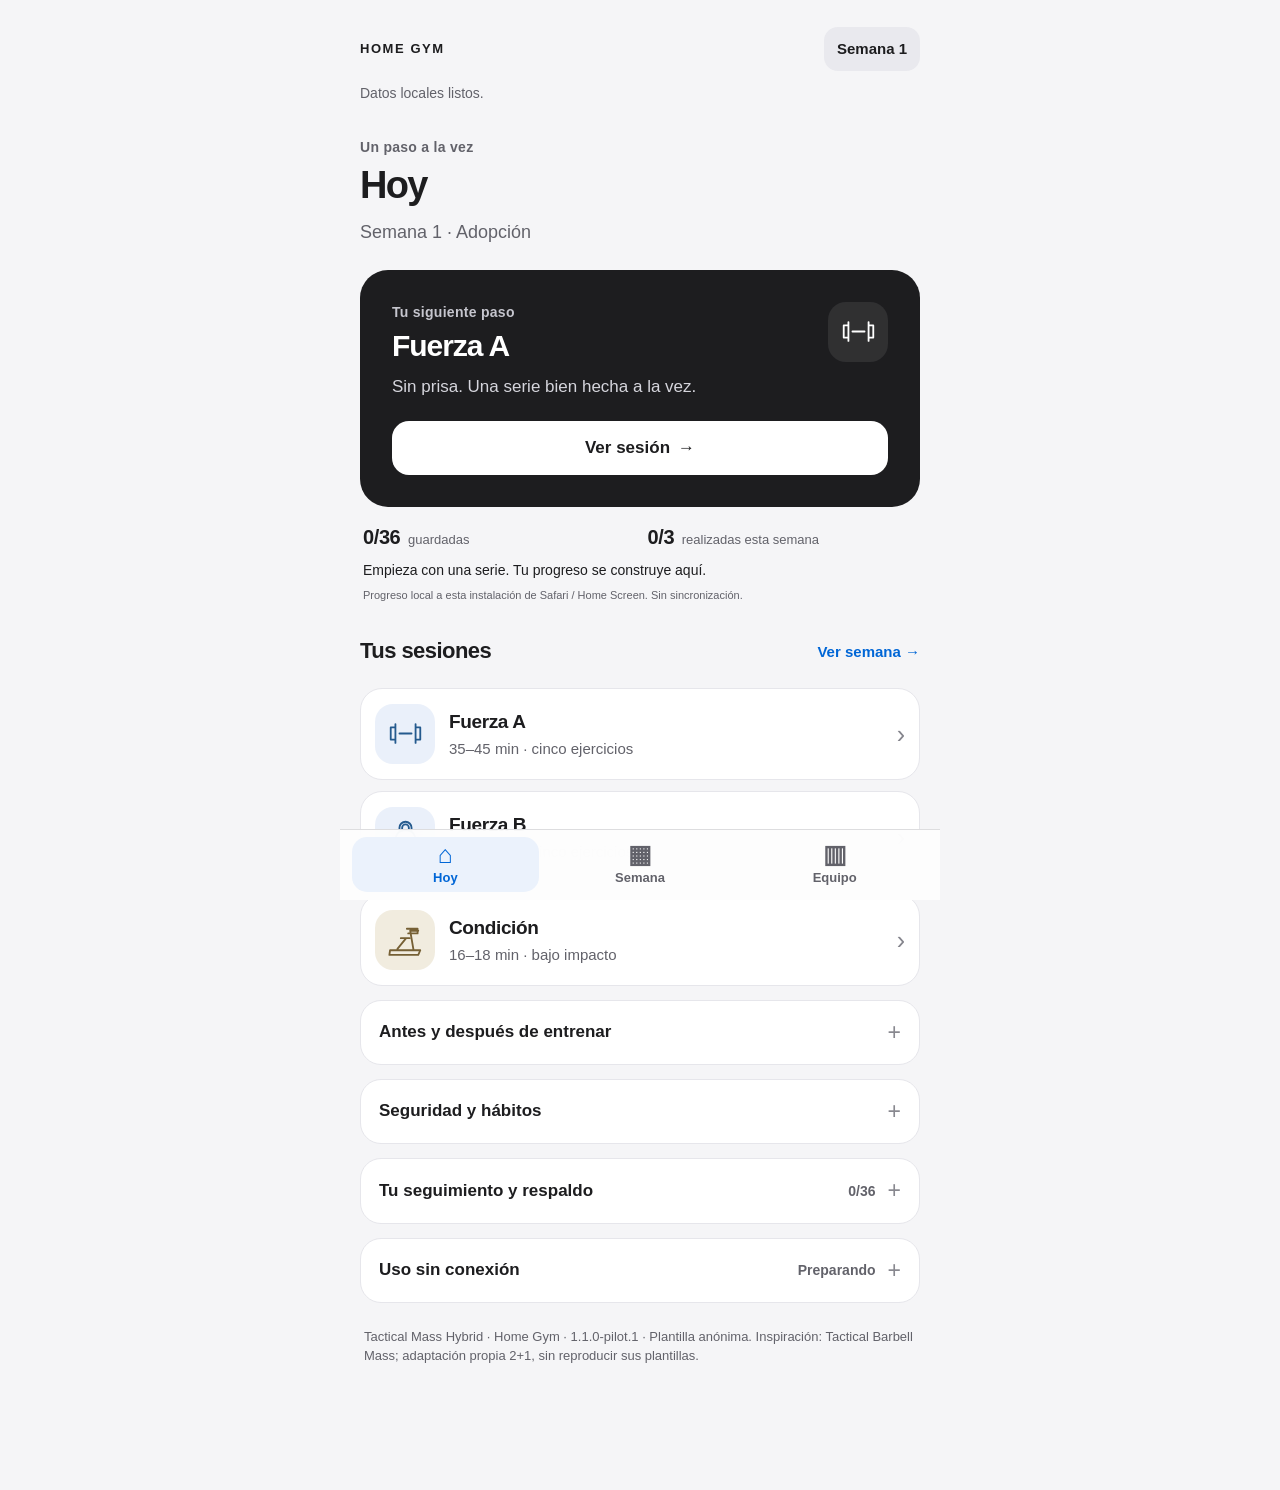
<file: apps/home-gym/index.html>
<!doctype html>
<html lang="es">
<head>
<meta charset="utf-8">
<meta name="viewport" content="width=device-width, initial-scale=1, viewport-fit=cover">
<meta name="theme-color" content="#f5f5f7">
<meta name="description" content="Home Gym: doce semanas, una serie a la vez. Calendario, registro local y uso sin conexión tras instalar en línea.">
<title>Home Gym · Training OS</title>
<link rel="manifest" href="./manifest.webmanifest">
<link rel="icon" href="./icon.svg" type="image/svg+xml">
<link rel="stylesheet" href="./styles.css">
<script type="module" src="./app.mjs"></script>
</head>
<body>
<div class="app-shell">
<header class="app-header"><button class="back-button" data-route="hoy" aria-label="Volver a Hoy">‹ <span>Hoy</span></button><span class="brand">HOME GYM</span><button class="week-badge" data-route="semana" id="weekBadge">Semana 1</button></header>
<div class="save-banner" id="saveState" role="status" aria-live="polite">Comprobando almacenamiento…</div>
<button class="btn secondary refresh" id="refresh" hidden>Volver a leer los datos guardados</button>
<p id="restWarning" class="timer-warning" role="status" hidden></p><button id="restMini" class="rest-mini" hidden><span>DESCANSO · <b id="restMiniClock">00:00</b></span><span>Volver al descanso →</span></button><p id="restAnnounce" class="sr-only" role="status" aria-live="polite"></p><button id="conditionMini" class="rest-mini" hidden><span><span id="conditionMiniState">CONDICIÓN</span> · <b id="conditionMiniClock">00:00</b></span><span>Volver al entrenamiento →</span></button><p id="conditionWarning" class="timer-warning" role="status" hidden></p><p id="conditionAnnounce" class="sr-only" role="status" aria-live="polite"></p><main>
<section class="view" id="hoy" data-view="hoy">
<div class="page-heading"><p class="eyebrow">Un paso a la vez</p><h1 tabindex="-1">Hoy</h1><p class="subtitle" id="homeSubtitle">Dos días de fuerza. Uno de condición.</p></div>
<div id="todayCard"></div><div class="progress-brief" id="homeProgress" aria-label="Resumen de progreso local"></div>
<div class="section-heading"><h2>Tus sesiones</h2><button class="text-button" data-route="semana">Ver semana →</button></div>
<div class="session-choices" id="sessionChoices"></div>
<details class="disclosure" id="prepareGuide"><summary>Antes y después de entrenar</summary><h3>Calentamiento</h3><p id="warmup"></p><p id="duration"></p><h3>Recuperación</h3><p id="recovery"></p><h3>Progresión</h3><p id="progression"></p><h3>Si tienes poco tiempo</h3><p id="emergency"></p><p id="emergencyRule"></p><h3>Si se mueve tu semana</h3><p id="missed"></p></details>
<details class="disclosure" id="safetyGuide"><summary>Seguridad y hábitos</summary><p id="safety"></p><p id="equipmentSafety"></p><p id="cardioAlternatives"></p><p id="cardioEarly"></p><p id="cardioLater"></p><p id="cardioTalk"></p><p id="nutrition"></p><p id="scope"></p><p id="evening"></p><p id="breaks"></p></details>
<details class="disclosure" id="progressPanel"><summary>Tu seguimiento y respaldo <span id="totalCount">0/36</span></summary><div id="progressSummary"></div><div id="history"></div><div class="backup-actions"><button class="btn secondary" id="exportProgress">Exportar respaldo</button><label class="btn secondary file-label" for="importFile">Restaurar respaldo<input id="importFile" type="file" accept="application/json,.json"></label></div><p class="secondary-copy">Restaura solo en un navegador sin progreso. Safari y Home Screen pueden guardar registros distintos. No hay cuentas ni sincronización.</p><details class="nested-disclosure"><summary>Observaciones del piloto</summary><label for="feedback">Opcional · solo en este navegador</label><textarea id="feedback" maxlength="5000" placeholder="Cómo te sentiste, sin cambiar el programa"></textarea><button class="btn secondary" id="saveFeedback">Guardar observaciones</button></details></details>
<details class="disclosure offline-card"><summary>Uso sin conexión <span id="offlineBadge">Preparando</span></summary><p id="offlineStatus" role="status">Conecta para instalar el programa sin conexión.</p><button class="btn secondary" id="retryOffline" hidden>Reintentar instalación</button><p class="secondary-copy">Conserva un respaldo. El navegador puede eliminar la copia local. Completa la instalación por separado en Safari y Home Screen.</p></details>
<footer id="version"></footer>
</section>
<section class="view" id="semana" data-view="semana" hidden>
<div class="page-heading"><p class="eyebrow">Tu programa · 12 semanas</p><h1 tabindex="-1">Semana</h1></div>
<div class="week-control"><button class="icon-button" id="prevWeek" aria-label="Semana anterior">‹</button><label for="weekSelect" class="sr-only">Seleccionar semana</label><select id="weekSelect"></select><button class="icon-button" id="nextWeek" aria-label="Semana siguiente">›</button></div>
<div class="card week-summary"><p class="eyebrow" id="phaseTag"></p><div class="section-heading"><h2 id="weekHeadline"></h2><span class="count" id="weeklyCount">0/3</span></div><p class="secondary-copy" id="weekSubtitle"></p><div class="calendar" id="calendar" aria-label="Días de la semana"></div></div>
<details class="disclosure"><summary>Progreso de esta semana</summary><p id="weekProgressDetails"></p></details>
<div id="weekSessions" class="session-choices"></div>
<details class="disclosure"><summary>Mover los días</summary><p class="secondary-copy">Son sugeridos. Si eliges un día ocupado, las sesiones intercambian lugar.</p><div id="moveDays"></div></details>
<div class="section-heading"><h2>Las doce semanas</h2></div><div class="roadmap" id="roadmap"></div>
</section>
<section class="view workout-view" id="sesiones" data-view="workout" hidden>
<div class="workout-heading"><p class="eyebrow" id="sessionEyebrow"></p><h1 id="sessionTitle" tabindex="-1">Fuerza A</h1><div class="session-tabs" role="tablist" aria-label="Elegir sesión"><button data-session="A" role="tab">Fuerza A</button><button data-session="B" role="tab">Fuerza B</button><button data-session="C" role="tab">Condición</button></div></div>
<p id="sessionAnnouncement" class="sr-only" role="status" aria-live="polite" aria-atomic="true"></p><div id="sessionContent"></div><div id="sessionActions"></div><p class="session-progress" id="sessionProgress" role="status"></p>
<div class="session-dock" id="sessionDock"></div>
</section>
<section class="view rest" id="restView" data-view="rest" hidden></section>
<section class="view" id="equipo" data-view="equipo" hidden>
<div class="page-heading"><p class="eyebrow">Conoce tus herramientas</p><h1 tabindex="-1">Equipo</h1><p class="subtitle">Lo que necesitas, de un vistazo.</p></div>
<div class="equipment-grid" id="equipmentGrid"></div>
<details class="disclosure"><summary>Inventario completo y seguridad</summary><p id="equipment"></p><p id="equipmentSafetyCopy"></p><p class="secondary-copy">Ilustraciones de referencia, sin fotografías privadas. No se confirma el rango total de cargas ni todos los anclajes.</p></details>
</section>
</main>
</div>
<nav class="tab-bar" aria-label="Navegación principal"><button data-route="hoy" aria-current="page"><span aria-hidden="true">⌂</span>Hoy</button><button data-route="semana"><span aria-hidden="true">▦</span>Semana</button><button data-route="equipo"><span aria-hidden="true">▥</span>Equipo</button></nav>
<dialog id="conditionGuide" aria-labelledby="guideTitle"><div id="conditionGuideContent"></div></dialog>
<noscript>Activa JavaScript para abrir el calendario y guardar sesiones.</noscript>
</body></html>
</file>
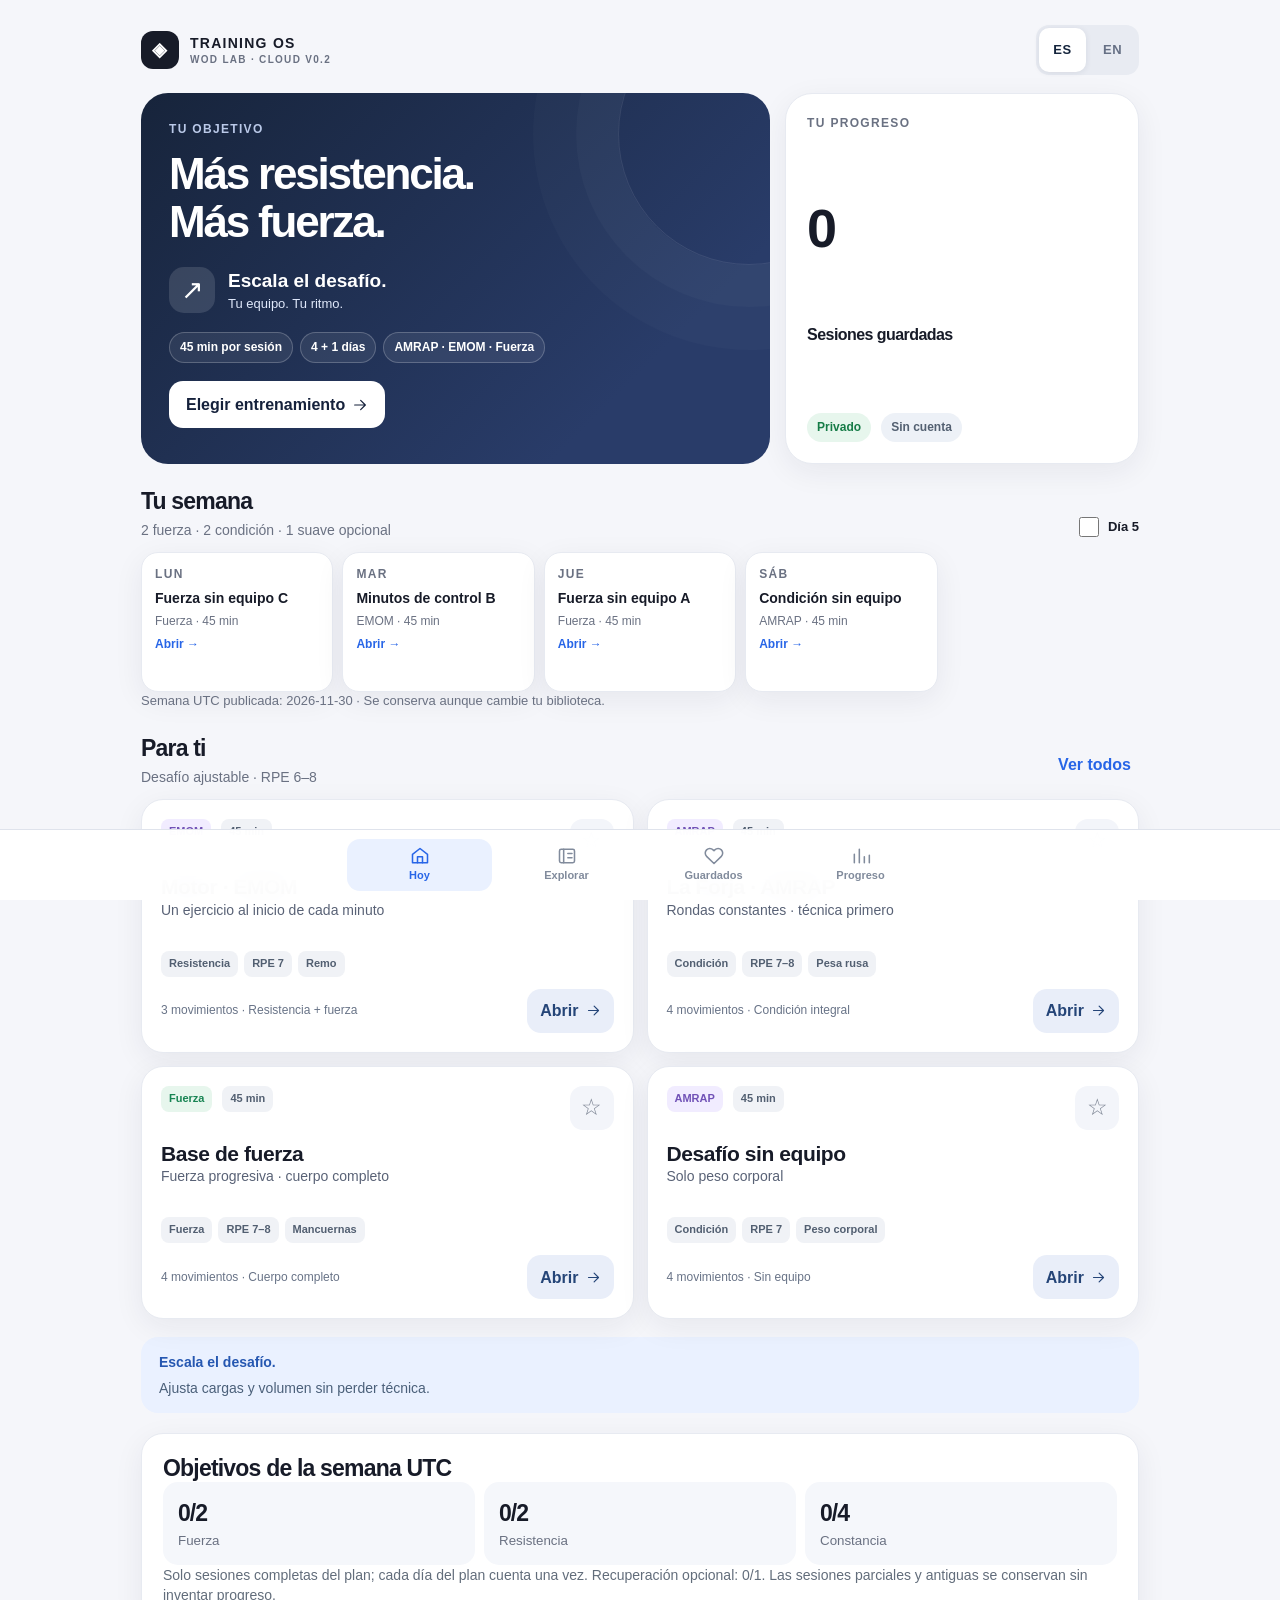
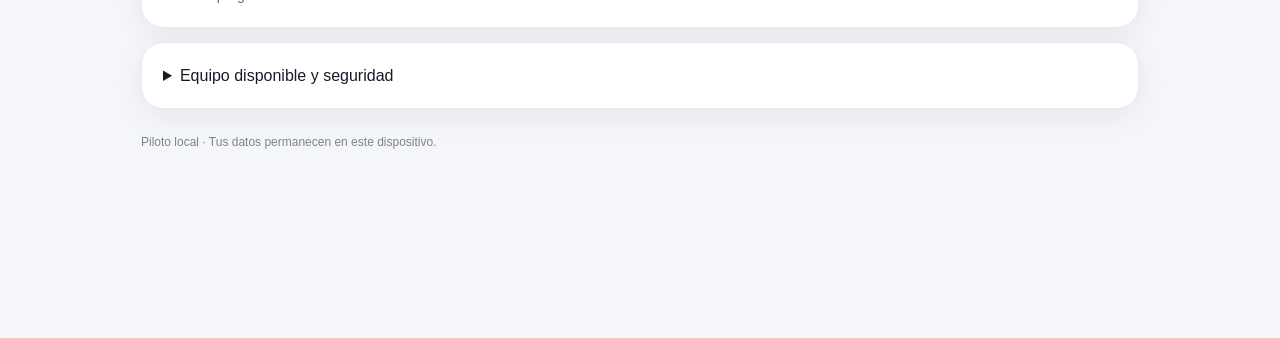
<file: pilots/wod-lab-v02/index.html>
<!doctype html>

<html lang="es">
<head>
<meta charset="utf-8"/><meta content="width=device-width, initial-scale=1, viewport-fit=cover" name="viewport"/>
<meta content="#f5f6fa" name="theme-color"/><meta content="Training OS WOD Lab: bilingual 45-minute workouts and local backups." name="description"/>
<title>Training OS · WOD Lab V0.2</title>
<style>
:root{color-scheme:light;--ink:#171b28;--muted:#6a7182;--blue:#2765e7;--blue2:#eaf1ff;--bg:#f5f6fa;--card:#fff;--line:#e7eaf1;--shadow:0 8px 30px rgba(25,36,66,.065);--rad:22px;--safe:env(safe-area-inset-bottom,0px)}
*{box-sizing:border-box}html{scroll-behavior:smooth}body{margin:0;background:var(--bg);color:var(--ink);font:16px/1.45 -apple-system,BlinkMacSystemFont,"SF Pro Text","Segoe UI",sans-serif;-webkit-font-smoothing:antialiased}button,input,select,textarea{font:inherit}button{cursor:pointer;touch-action:manipulation}button:disabled{opacity:.48;cursor:default}button:focus-visible,input:focus-visible,select:focus-visible,textarea:focus-visible{outline:3px solid #76a6ff;outline-offset:2px}button,input,select,textarea{border-radius:13px}input,select,textarea{max-width:100%;border:1px solid #dfe4ee;background:white;color:var(--ink);padding:11px}input,select{min-height:45px}input[type=checkbox]{min-height:auto}textarea{min-height:84px;resize:vertical}h1,h2,h3,h4,p{margin:0}h1{font-size:clamp(30px,6.5vw,44px);line-height:1.09;letter-spacing:-.05em}h2{font-size:23px;letter-spacing:-.035em;line-height:1.2}h3{font-size:18px;letter-spacing:-.02em}small,.subtle{color:var(--muted)}a{color:var(--blue)}.shell{max-width:1050px;margin:auto;padding:25px 26px calc(115px + var(--safe))}.top{display:flex;align-items:center;justify-content:space-between;gap:12px;margin-bottom:28px}.brand{display:flex;align-items:center;gap:11px;font-size:14px;letter-spacing:.09em;font-weight:850}.mark{background:#171b28;color:white;width:38px;height:38px;border-radius:12px;display:grid;place-items:center;font-size:19px}.pill{display:inline-flex;align-items:center;gap:5px;background:#edf1f7;border-radius:99px;padding:6px 10px;color:#536071;font-size:12px;font-weight:700}.pill.blue{background:var(--blue2);color:var(--blue)}.pill.green{background:#e7f6ed;color:#167c47}.eyebrow{font-size:12px;text-transform:uppercase;letter-spacing:.11em;color:var(--muted);font-weight:800}.intro{display:grid;grid-template-columns:1.28fr .72fr;gap:15px;align-items:stretch;margin-bottom:23px}.hero{background:linear-gradient(135deg,#17243b,#293c69 78%);color:white;border-radius:27px;padding:28px;position:relative;overflow:hidden}.hero:after{content:"";width:260px;height:260px;border:1px solid #ffffff18;box-shadow:0 0 0 42px #ffffff06,0 0 0 85px #ffffff05;border-radius:50%;position:absolute;right:-110px;top:-90px;pointer-events:none}.hero .eyebrow{color:#bac9e8}.hero p{color:#d8dff0;max-width:40ch;margin:12px 0 20px}.hero h1{max-width:15ch}.hero strong{color:#fff}.hero .actions{position:relative;z-index:1}.quick{background:white;border:1px solid var(--line);border-radius:27px;padding:24px;box-shadow:var(--shadow);display:flex;flex-direction:column;justify-content:space-between;gap:12px}.quick-number{font-size:54px;line-height:1;font-weight:800;letter-spacing:-.05em}.quick h2{font-size:19px}.two{display:flex;gap:10px;align-items:center;flex-wrap:wrap}.btn{border:0;background:var(--blue);color:#fff;font-weight:750;padding:12px 17px;min-height:46px;border-radius:14px;display:inline-flex;gap:7px;align-items:center;justify-content:center;text-align:center}.btn.dark{background:#1b2234}.btn.light{background:#e9eef9;color:#254578}.btn.white{background:#fff;color:#15213b}.btn.ghost{background:transparent;color:var(--blue);border:1px solid #c8d7f7}.btn.danger{background:#fff0f0;color:#ad3333}.btn.compact{padding:9px 13px;min-height:42px}.btn.wide{width:100%}.btn:focus-visible{outline-offset:4px}.section-header{display:flex;justify-content:space-between;align-items:flex-end;gap:10px;margin:24px 0 12px}.section-header p{color:var(--muted);margin-top:4px;font-size:14px}.linkbtn{border:none;background:transparent;color:var(--blue);font-weight:750;padding:8px;min-height:44px}.schedule{display:grid;grid-template-columns:repeat(5,minmax(0,1fr));gap:9px}.day{background:#fff;border:1px solid var(--line);border-radius:17px;padding:13px;min-height:140px;text-align:left;box-shadow:var(--shadow);display:flex;flex-direction:column;gap:6px;align-items:flex-start;color:var(--ink)}.day b{font-size:14px;line-height:1.25}.day small{font-size:12px}.day strong{font-size:12px;color:var(--blue)}.day.optional{background:#fdfefa;border-style:dashed}.day:focus-visible,.wod:focus-within{outline:3px solid #97b6ff}.filters{display:flex;align-items:center;gap:9px;flex-wrap:wrap;margin:10px 0 15px}.filters button{border:1px solid var(--line);background:#fff;color:#536071;border-radius:99px;padding:8px 13px;font-weight:700;min-height:42px}.filters button.active{background:#1b2234;color:#fff;border-color:#1b2234}.search{flex:1;min-width:160px;position:relative}.search input{width:100%;padding-left:37px;background:#fff}.search svg{position:absolute;left:12px;top:14px;color:#929bb0}.library{display:grid;grid-template-columns:repeat(2,minmax(0,1fr));gap:13px}.wod{background:#fff;border:1px solid var(--line);border-radius:var(--rad);padding:19px;box-shadow:var(--shadow);display:flex;flex-direction:column;gap:12px;min-width:0}.wod-head{display:flex;justify-content:space-between;gap:6px;align-items:start}.wod h3{font-size:21px;line-height:1.18}.wod p{font-size:14px;color:#596276;min-height:39px}.wod .meta{display:flex;gap:6px;flex-wrap:wrap}.tag{border-radius:8px;background:#f0f2f6;padding:5px 8px;font-size:11px;font-weight:750;color:#525f71}.tag.violet{background:#f1ecff;color:#7152b7}.tag.green{background:#e7f6ed;color:#188453}.tag.orange{background:#fff3e3;color:#a16b25}.fav{border:0;background:#f3f5fa;color:#7c8493;font-size:23px;width:42px;height:42px;min-width:42px;min-height:42px;display:grid;place-items:center}.fav.selected{color:#e9a931;background:#fff6e3}.wod-foot{display:flex;justify-content:space-between;align-items:center;gap:10px;margin-top:auto}.statline{font-size:12px;color:#687387;display:flex;gap:9px;flex-wrap:wrap}.mutednote{font-size:13px;color:var(--muted)}.nav{position:fixed;bottom:0;left:0;right:0;z-index:40;background:#fffffff5;backdrop-filter:blur(20px);border-top:1px solid #dfe3ec;padding:9px 12px calc(9px + var(--safe));display:flex;justify-content:center;gap:2px}.nav button{width:min(23%,145px);border:0;background:transparent;color:#818b9c;border-radius:13px;min-height:52px;display:flex;flex-direction:column;align-items:center;justify-content:center;font-size:11px;font-weight:700;gap:2px}.nav button svg{width:20px;height:20px}.nav button.active{color:var(--blue);background:#eaf1ff}.notice{border-radius:15px;background:#f0f5ff;color:#395684;padding:12px 14px;font-size:13px;line-height:1.5;margin:13px 0}.notice.warn{background:#fff5e9;color:#815423}.notice.good{background:#e7f7ed;color:#24794c}.screen{display:none}.screen.active{display:block}.backline{display:flex;justify-content:space-between;align-items:center;gap:9px;margin:0 0 16px}.formgrid{display:grid;grid-template-columns:repeat(2,minmax(0,1fr));gap:12px}.field{display:flex;flex-direction:column;gap:5px;min-width:0}.field label{font-weight:750;font-size:13px}.field input,.field select,.field textarea{width:100%}.field.full{grid-column:1/-1}.panel{background:#fff;border:1px solid var(--line);border-radius:var(--rad);padding:21px;box-shadow:var(--shadow)}.panel + .panel{margin-top:14px}.panel p{color:#626d7b;font-size:14px}.detail-grid{display:grid;grid-template-columns:1.2fr .8fr;gap:14px}.moves{display:grid;gap:8px;margin-top:14px}.move{padding:12px 14px;border-radius:14px;background:#f5f7fb;display:flex;gap:10px;align-items:start;justify-content:space-between}.move b{font-size:14px}.move small{display:block;font-size:12px;max-width:45ch}.move .dose{font-weight:800;color:#2957b5;white-space:nowrap;font-size:13px}.timeline{display:flex;gap:5px;overflow:hidden;border-radius:8px;height:8px;margin:13px 0}.timeline span{display:block;background:#83b4f5}.timeline span:nth-child(2){background:#386cdd}.timeline span:nth-child(3){background:#acd3d8}.summarygrid{display:grid;grid-template-columns:repeat(3,minmax(0,1fr));gap:9px}.metric{border-radius:15px;background:#f5f7fb;padding:15px}.metric strong{font-size:23px;letter-spacing:-.04em;display:block}.metric small{display:block}.player{max-width:590px;margin:auto}.player-head{display:flex;align-items:center;justify-content:space-between;gap:12px}.phasebox{padding:20px 18px 16px;text-align:center;background:linear-gradient(#fff,#f9faff);border:1px solid var(--line);border-radius:24px;margin-top:13px;box-shadow:var(--shadow)}.clock{font-size:clamp(64px,15vw,92px);line-height:1.05;font-weight:800;letter-spacing:-.065em;font-variant-numeric:tabular-nums}.phasebox h2{font-size:25px;margin:6px 0 8px}.progress-track{height:7px;background:#e6eaf1;border-radius:9px;overflow:hidden;margin:16px 0 6px}.progress-track>div{height:100%;width:0;background:var(--blue);transition:width .15s linear}.phaseextra{display:flex;justify-content:space-between;gap:6px;font-size:12px;color:var(--muted)}.livebody{background:#fff;border:1px solid var(--line);border-radius:21px;padding:18px;margin:12px 0}.livebody h3{margin-bottom:9px}.livebody p{font-size:14px;color:var(--muted)}.focused{background:#edf3ff;color:#244da6;border:1px solid #c8daf9;border-radius:13px;padding:11px;margin:9px 0}.live-controls{position:sticky;bottom:calc(76px + var(--safe));z-index:21;background:#ffffffef;backdrop-filter:blur(14px);border:1px solid #e5e9f2;border-radius:20px;padding:12px;box-shadow:0 8px 24px #1b223422;display:grid;grid-template-columns:1fr 1fr;gap:8px}.live-controls .fine{grid-column:1/-1;display:flex;justify-content:space-between;gap:10px}.live-controls .fine button{background:transparent;border:0;color:#6a7284;min-height:44px;font-size:13px;font-weight:700;padding:6px 10px}.pulse{animation:pulse 1.4s ease-in-out infinite}@keyframes pulse{50%{opacity:.6}}.resume-tag{background:#fff5dd;color:#88631d;padding:7px 12px;border-radius:99px;font-weight:800;font-size:12px}.histrow{padding:14px 0;display:flex;justify-content:space-between;gap:10px;border-bottom:1px solid var(--line)}.histrow:last-child{border-bottom:0}.rating{display:flex;gap:6px;margin-top:7px;flex-wrap:wrap}.rating button{background:#f1f3f8;color:#637088;border:1px solid #e4e8ef;border-radius:12px;min-width:38px;min-height:44px;font-weight:800}.rating button.active{background:#2869e8;color:#fff}.blank{border:1px dashed #c8cfda;text-align:center;border-radius:20px;padding:30px;color:var(--muted)}.toast{position:fixed;top:calc(env(safe-area-inset-top,0px) + 13px);left:50%;transform:translateX(-50%);z-index:100;background:#1a2335;color:#fff;padding:10px 16px;border-radius:12px;box-shadow:0 10px 30px #17243b3b;font-size:13px;display:none;max-width:90vw}.toast.show{display:block}.footerline{margin-top:24px;font-size:12px;color:#7a8290;line-height:1.6}.wide-space{margin-top:20px}.hide{display:none!important}
@media(max-width:780px){.intro{grid-template-columns:1fr}.quick{display:grid;grid-template-columns:auto 1fr;align-items:center}.quick h2{grid-column:2}.quick .two{grid-column:1/-1}.schedule{grid-template-columns:repeat(5,minmax(0,1fr))}.day{padding:10px;min-height:138px}.library{gap:10px}.shell{padding:18px 18px calc(120px + var(--safe))}}
@media(max-width:600px){.shell{padding:13px 15px calc(112px + var(--safe))}.top{margin-bottom:17px}.hero{padding:24px;border-radius:23px}.hero h1{font-size:38px}.quick-number{font-size:40px}.schedule{grid-template-columns:repeat(2,minmax(0,1fr))}.day{min-height:108px}.day:last-child{grid-column:1/-1;min-height:88px}.library{grid-template-columns:1fr}.detail-grid{grid-template-columns:1fr}.formgrid{grid-template-columns:1fr}.field.full{grid-column:1}.summarygrid{gap:6px}.metric{padding:11px 8px}.metric strong{font-size:20px}.phasebox{padding:15px 15px 14px}.clock{font-size:clamp(58px,15vw,86px)}.live-controls{bottom:calc(72px + var(--safe))}.nav button{width:25%}.filters{gap:6px}}
@media(max-height:540px){.player-mode .top,.player-mode .footerline{display:none}.player-mode .shell{padding-top:5px;padding-bottom:140px}.player-mode .player-head{margin-bottom:0}.player-mode .phasebox{padding:8px;margin-top:4px}.player-mode .phasebox h2{font-size:19px;margin:3px 0}.player-mode .phasebox .clock{font-size:52px}.player-mode .phasebox .progress-track{margin:7px 0 4px}.player-mode .livebody{padding:10px;margin:6px 0}.player-mode .live-controls{position:fixed;bottom:calc(64px + var(--safe));left:12px;right:12px;z-index:45;padding:8px}.player-mode .live-controls .fine button{min-height:40px}.player-mode .nav{padding-top:4px}.player-mode .live-note{margin-top:6px}}
@media(prefers-reduced-motion:reduce){*,*:before,*:after{animation:none!important;transition:none!important;scroll-behavior:auto!important}}


/* V0.2 Apple-inspired hierarchy and localization */
.toast{pointer-events:none}.player-switch{display:none}.player-switch button{border:none;background:#e8ecf5;border-radius:9px;color:#47566d;font-size:11px;font-weight:800;min-height:44px;min-width:44px}.player-switch button[aria-pressed=true]{background:#d9e7ff;color:#2355b6}@media(max-height:540px){.player-mode .player-switch{display:flex;gap:3px}.player-mode .player-head{gap:6px;justify-content:space-between}.player-mode .player-head .pill,.player-mode .player-head .resume-tag{font-size:10px;padding:4px 6px}}.top{margin-bottom:18px}.language-switch{display:flex;align-items:center;gap:3px;border-radius:13px;background:#e8ebf2;padding:3px;flex-shrink:0}.language-switch button{border:0;background:none;color:#667085;font-weight:800;font-size:13px;letter-spacing:.04em;border-radius:10px;min-width:47px;min-height:44px;padding:9px}.language-switch button.active{color:#14243c;background:#fff;box-shadow:0 1px 6px #18243616}.hero{padding:28px}.hero h1{max-width:19ch}.hero p{display:none}.hero .eyebrow{margin-bottom:12px}.hero .actions{margin-top:18px}.challenge{display:flex;align-items:center;gap:13px;margin-top:21px;position:relative;z-index:1}.challenge-dot{font-size:27px;display:grid;place-items:center;width:46px;height:46px;border-radius:15px;background:#ffffff20;flex-shrink:0}.challenge div{display:flex;flex-direction:column}.challenge strong{font-size:19px}.challenge span:not(.challenge-dot){font-size:13px;color:#e0e9fb}.goal-stats{display:flex;gap:7px;flex-wrap:wrap;margin-top:18px;position:relative;z-index:1}.goal-stats span{color:#fff;border:1px solid #ffffff37;background:#ffffff13;border-radius:99px;padding:6px 10px;font-size:12px;font-weight:750}.quick{padding:21px}.quick h2{font-size:16px}.coach-note{background:#eaf1ff;border-radius:17px;margin:18px 0;padding:15px 18px;display:flex;gap:5px;flex-direction:column;font-size:14px}.coach-note strong{color:#2557b1}.coach-note span{color:#4b607a}.day-label{white-space:nowrap;font-size:13px;font-weight:700;display:flex;align-items:center;gap:6px}.day-label input{width:20px;height:20px}.active-session{margin:14px 0;border-color:#b8cbfd}.detail-title{margin-top:10px}.detail-sub{margin:12px 0;color:var(--muted)}.info-tags{margin:12px 0 25px}.micro{margin-bottom:15px}.action-after{margin-top:12px}.editor{max-width:780px;margin:auto}.editor h1{margin:8px 0}.focused small{display:block;margin-top:6px;color:var(--muted)}.coach-line{display:flex;flex-direction:column;gap:3px;margin-bottom:12px}.coach-line strong{font-size:11px;letter-spacing:.09em;color:var(--blue)}.coach-line span{font-size:15px}.movement-disclosure{margin-top:10px}.live-note{font-size:12px;color:var(--muted);padding:7px}.live-note summary{cursor:pointer}.live-controls .fine button{min-height:44px}.finish-action{color:#a22e2e!important}.completion{text-align:center;padding:26px 19px}.completion h1{margin:14px 0 18px}.completion .summarygrid{text-align:left}.rating-label{margin:9px 0 5px;font-size:13px;color:var(--muted)}
@media(max-width:680px){.intro{grid-template-columns:1fr}.quick{display:none}.hero{padding:24px 22px}.hero h1{font-size:clamp(31px,9vw,42px)}.goal-stats span{font-size:11px}.section-header{margin:19px 0 10px}.section-header h2{font-size:21px}.shell{padding-top:15px}.top{margin-bottom:16px}.brand{font-size:12px;gap:7px}.mark{width:34px;height:34px}.brand small{font-size:9px!important}}
@media(max-width:360px){.shell{padding-left:14px;padding-right:14px}.language-switch button{min-width:44px}.hero h1{font-size:30px}.goal-stats{gap:5px}.goal-stats span{padding:5px 7px}.challenge{margin-top:15px}.challenge strong{font-size:17px}.player .clock{font-size:clamp(52px,17vw,72px)}.live-workout-name{font-size:10px}}
@media(prefers-reduced-motion:reduce){*{scroll-behavior:auto!important;transition:none!important;animation:none!important}}
.fav,.filters button,.btn.compact{min-width:44px;min-height:44px}.equipment-choice{display:flex;align-items:center;gap:8px;min-height:44px;padding:8px}.equipment-choice input{width:20px;height:20px}.wod,.panel,.day{overflow-wrap:anywhere}#benchmarkContext{width:100%;margin-top:8px}.hero .actions{padding-bottom:8px}.field select[multiple]{min-height:160px}input[type=file]{width:100%} .nav{position:sticky;bottom:0}.shell{min-height:calc(100vh - 80px)}html{scroll-padding-block:90px} @media(max-height:540px){body:not(.player-mode) .hero{padding:16px}body:not(.player-mode) .hero h1{font-size:26px}body:not(.player-mode) .hero .challenge{margin-top:10px}body:not(.player-mode) .goal-stats{margin-top:10px}body:not(.player-mode) .hero .actions{margin-top:10px}}
</style>
</head>
<body><div aria-live="polite" class="toast" id="toast" role="status"></div><div class="shell">
<header class="top"><div class="brand"><span aria-hidden="true" class="mark">◈</span><span>TRAINING OS <small style="display:block;font-size:10px;letter-spacing:.13em">WOD LAB · CLOUD V0.2</small></span></div><div aria-label="Idioma / Language" class="language-switch" role="group"><button aria-pressed="true" class="active" data-lang="es" type="button">ES</button><button aria-pressed="false" class="" data-lang="en" type="button">EN</button></div></header>
<main id="main" tabindex="-1"></main><footer class="footerline" id="footer">Piloto privado · Archivo autónomo sin servidor. Sin sensores ni verificación biométrica.</footer>
</div><nav aria-label="Navegación principal" class="nav" id="nav"></nav>
<script src="core.js"></script>
<script>
(async()=>{'use strict';
const C=window.WODCore; const KEY=C.KEY; let storedRaw=null,blocked=false,storeError='';
// A lifetime Web Lock makes V0.2 a single writer per origin. Other tabs retain export access.
let releaseWriter=null;
if(navigator.locks){await new Promise(resolve=>{navigator.locks.request(KEY+'.v02-writer',{ifAvailable:true},async lock=>{if(!lock){blocked=true;storeError='writer-in-another-tab';resolve();return}resolve();await new Promise(r=>{releaseWriter=r})}).catch(()=>{blocked=true;storeError='writer-lock-unavailable';resolve()})})}else{blocked=true;storeError='writer-lock-unavailable'}
window.addEventListener('pagehide',()=>{if(releaseWriter){releaseWriter();releaseWriter=null}blocked=true;storeError='reload-to-reacquire-writer'});
 const mk=(id,title,type,benefit,focus,equip,level,moves,subtitle,main=30,work=40,rest=80)=>({id,title,type,benefit,focus,equip,level,moves,subtitle,warm:8,main,cool:7,work,rest,custom:false});
const BASE=[
mk('barbell-base','Strength · Base pesada','Fuerza','Fuerza','Tren completo',['Mancuernas','Banco','Barra'], 'RPE 7–8',[['Sentadilla goblet / front squat','4×6–8','Usa la variante que controlas; 2–3 reps en reserva.'],['Press en banco con mancuernas','4×6–8','Escápulas firmes, sin rebote.'],['Remo unilateral con mancuerna','3×10/lado','Tronco estable.'],['Peso muerto rumano con mancuernas','3×8','Bisagra controlada, evita fallo.']], 'Cargas progresivas · técnica antes de intensidad'),
mk('engine-emom','Engine Builder · 30','EMOM','Resistencia','Motor + fuerza',['Remo','Mancuernas','Peso corporal'],'RPE 7',[['Remo','35–40 s','Mantén técnica y margen para recuperar.'],['Sentadilla goblet','8–12 reps','Carga moderada, sin perder postura.'],['Flexiones','8–15 reps','Escala con banco si hace falta.']], '30 minutos · cada minuto inicia una estación'),
mk('forge-amrap','The Forge · AMRAP 30','AMRAP','Condición','Metcon total',['Kettlebell','Remo','Peso corporal'],'RPE 7–8',[['Kettlebell deadlift','12 reps','No cambiar a swing si no dominas técnica.'],['Flexiones','10 reps','Manos firmes, sin colapsar cadera.'],['Remo','180 m','Ritmo sostenible.'],['Air squats','15 reps','Profundidad cómoda, rodillas alineadas.']], 'Máximas rondas sostenibles con técnica'),
mk('density-strength','Gym Density · Fuerza','Fuerza','Fuerza','Empuje + tirón',['Rack','Barra','Mancuernas','Banco'],'RPE 7–8',[['Peso muerto con barra / mancuernas','4×5','Carga controlable, técnica estricta.'],['Press militar con mancuernas','3×6–8','Evita dolor y extensión lumbar.'],['Remo apoyado en banco','4×8–10','Pausa breve arriba.'],['Split squat con mancuernas','3×8/lado','Escala sin peso si falta estabilidad.']], 'Fuerza compuesta sin máximos'),
mk('bodyweight-only','No-Gear Challenge','AMRAP','Condición','Sin equipo',['Peso corporal'],'RPE 7',[['Air squats','15 reps','Control y respiración.'],['Flexiones','10 reps','Variante inclinada si es necesario.'],['Mountain climbers','20 reps totales','Evita balanceos.'],['Reverse lunges','12 reps totales','Usa rango cómodo.']], 'Viajes, casa, sin accesorios'),
mk('tempo-hiit','Intervals · Low Impact','HIIT','Resistencia','Cardiovascular',['Caminadora','Remo','SkiErg'],'RPE 7',[['Esfuerzo','40 s','Ritmo fuerte pero repetible, sin sprints máximos.'],['Recuperación','80 s','Ritmo fácil, respiración bajo control.']], '15 ciclos 40/80 · cambia de máquina solo si la dominas',30,40,80),
mk('kb-amrap','KB & Core · AMRAP','AMRAP','Condición','Bisagra + core',['Kettlebell','Peso corporal'],'RPE 7',[['KB deadlift','12 reps','Mantén espalda neutra.'],['Step-ups bajos','10/lado','Apoyo firme sin salto.'],['Dead bug','10/lado','Exhala y estabiliza.'],['Bear crawl','10 pasos','Espalda estable.']], 'Variado y exigente sin movimientos olímpicos'),
mk('recovery-flow','Engine Recovery · 45','Recuperación','Recuperación','Base aeróbica',['Caminadora','Remo','Peso corporal'],'RPE 4–5',[['Caminata / remo suave','30 min','Ritmo conversacional, respira por comodidad.']], 'Quinto día opcional · recupera para progresar')
];
const WEEK=[['Lun','barbell-base','Fuerza'],['Mar','forge-amrap','Metcon'],['Jue','density-strength','Fuerza'],['Sáb','engine-emom','Motor'],['Dom','recovery-flow','Opcional']];
const el=document.querySelector('#main'),nav=document.querySelector('#nav'),toastEl=document.querySelector('#toast');
let fallback=false, timer=null, route='home', typeFilter='Todos', query='', detailId=null, session=null, savedScroll=0;
const defaults=C.defaults;
function getStore(){try{const loaded=C.load(localStorage);storedRaw=loaded.raw;return loaded.data}catch(e){fallback=true;blocked=true;storeError=e.message;return defaults()}}
let data=getStore();session=data.active;
function persist(){if(blocked){fallback=true;return false}const candidate={...data,active:session,modified:Date.now()};try{storedRaw=C.write(localStorage,candidate,storedRaw);data=candidate;fallback=false;storeError='';return true}catch(e){fallback=true;storeError=e.message;if(['primary-readback','stale-tab'].includes(e.message))blocked=true;return false}}
function transaction(change){const oldData=C.copy(data),oldSession=C.copy(session);change();if(persist())return true;data=oldData;session=oldSession;toast(L('No se guardó. Exporta una copia o recarga antes de reintentar.','Not saved. Export a backup or reload before retrying.'));return false}
const $=(s)=>document.querySelector(s);const esc=x=>String(x??'').replace(/[&<>"']/g,c=>({'&':'&amp;','<':'&lt;','>':'&gt;','"':'&quot;',"'":'&#39;'}[c]));const duration=w=>Number(w.warm)+Number(w.main)+Number(w.cool);const all=()=>[...BASE,...C.additions(),...data.custom];const lookup=id=>String(id).startsWith('plan@')?data.plans[String(id).split('@')[1]]?.slots[Number(String(id).split('@')[2])]?.workout:all().find(x=>x.id===id);const isFav=id=>data.favorites.includes(id);
const icons={home:'<path d="m3 10 9-7 9 7v10H3z"/><path d="M9 20v-7h6v7"/>',library:'<rect x="3" y="4" width="18" height="16" rx="2"/><path d="M8 4v16M13 9h5M13 14h5"/>',heart:'<path d="M20.8 4.6a5.5 5.5 0 0 0-7.8 0L12 5.7l-1.1-1.1a5.5 5.5 0 1 0-7.8 7.8L12 21l8.8-8.6a5.5 5.5 0 0 0 0-7.8z"/>',chart:'<path d="M4 20V10M10 20V4M16 20v-7M22 20v-9"/>',play:'<path d="m8 5 11 7-11 7z"/>',plus:'<path d="M12 5v14M5 12h14"/>',clock:'<circle cx="12" cy="12" r="9"/><path d="M12 6v6l4 3"/>',arrow:'<path d="M4 12h16m-7-7 7 7-7 7"/>',pause:'<path d="M8 5v14M16 5v14"/>',check:'<path d="m4 12 5 5L20 6"/>',download:'<path d="M12 3v12m-5-5 5 5 5-5M4 17v4h16v-4"/>',settings:'<path d="M4 7h16M4 12h16M4 17h16"/>'};
const icon=(n,sz=18)=>`<svg width="${sz}" height="${sz}" viewBox="0 0 24 24" fill="none" stroke="currentColor" stroke-width="1.85" stroke-linecap="round" stroke-linejoin="round" aria-hidden="true">${icons[n]||icons.arrow}</svg>`;
const types=['Todos','AMRAP','EMOM','Fuerza','HIIT','Recuperación'];


function toast(t){toastEl.textContent=t;toastEl.classList.add('show');clearTimeout(toast._id);toast._id=setTimeout(()=>toastEl.classList.remove('show'),3000)}
function btn(t,action,cls='btn'){return `<button class="${cls}" data-action="${esc(action)}">${t}</button>`}






function segments(w){let v=[{kind:'warm',label:'Calentamiento',seconds:w.warm*60}];if(w.type==='EMOM'){for(let n=0;n<w.main;n++)v.push({kind:'emom',label:w.moves[n%w.moves.length][0],seconds:60,station:n+1,cycle:Math.floor(n/w.moves.length)+1,move:n%w.moves.length});}else if(w.type==='HIIT'){let elapsed=0,i=0;while(elapsed<w.main*60){let step=Math.min(w.work,w.main*60-elapsed);v.push({kind:'effort',label:'Esfuerzo controlado',seconds:step,cycle:i+1});elapsed+=step;if(elapsed>=w.main*60)break;step=Math.min(w.rest,w.main*60-elapsed);v.push({kind:'recovery',label:'Recuperación',seconds:step,cycle:i+1});elapsed+=step;i++;}}else v.push({kind:'main',label:w.type==='AMRAP'?'AMRAP · Rondas':w.type==='Fuerza'?'Bloque de fuerza':'Ritmo conversacional',seconds:w.main*60});v.push({kind:'cool',label:'Vuelta a la calma',seconds:w.cool*60});return v}
function remaining(s,now=Date.now()){return s.status==='running'?Math.max(0,s.deadline-now):Math.max(0,s.leftMs||0)}
function guided(s,now=Date.now()){return s.guidedMs+(s.status==='running'?Math.min(s.liveInitial,Math.max(0,now-s.liveAt)):0)}
function shift(s,at,reason,elapsedOverride){let seg=s.segments[s.idx],actual=elapsedOverride??Math.min(s.liveInitial,Math.max(0,at-s.liveAt));s.guidedMs+=actual;s.records.push({segment:s.idx,kind:seg.kind,action:reason,elapsedMs:actual+(s.phaseMs||0),time:new Date(at).toISOString()});if(reason==='skip'||reason==='early')s.early=true;s.phaseMs=0;s.idx++;if(s.idx>=s.segments.length){s.status='ready';s.deadline=null;s.leftMs=0;return}let dur=s.segments[s.idx].seconds*1000;s.liveAt=at;s.liveInitial=dur;s.deadline=at+dur;s.leftMs=dur;s.status='running'}
function catchUp(){if(!session||session.status!=='running')return false;let now=Date.now(),changed=false;for(let i=0;i<300&&session.status==='running'&&now>=session.deadline;i++){const at=session.deadline;shift(session,at,'timer',session.liveInitial);changed=true;}if(changed)persist();return changed}
function sessionActionOriginal(action){if(!session)return;catchUp();let s=session,now=Date.now();if(action==='pause'&&s.status==='running'){s.phaseMs=(s.phaseMs||0)+Math.min(s.liveInitial,Math.max(0,now-s.liveAt));s.guidedMs+=Math.min(s.liveInitial,Math.max(0,now-s.liveAt));s.leftMs=remaining(s,now);s.status='paused';s.deadline=null;}else if(action==='resume'&&s.status==='paused'){s.status='running';s.liveAt=now;s.liveInitial=s.leftMs;s.deadline=now+s.leftMs;}else if((action==='next'||action==='skip')&&['running','paused'].includes(s.status)){const reason=action==='skip'?'skip':'early',wasPaused=s.status==='paused';shift(s,now,reason,wasPaused?0:undefined);if(wasPaused&&s.status==='running'){s.leftMs=s.segments[s.idx].seconds*1000;s.liveInitial=s.leftMs;s.liveAt=now;s.deadline=null;s.status='paused';}}else if(action==='cool'&&['running','paused'].includes(s.status)){const wasPaused=s.status==='paused';let until=s.segments.findIndex((g,i)=>i>=s.idx&&g.kind==='cool');if(until<0)return;if(s.status==='running'){s.guidedMs+=Math.min(s.liveInitial,Math.max(0,now-s.liveAt))}s.records.push({segment:s.idx,action:'early',kind:s.segments[s.idx].kind,elapsedMs:(s.phaseMs||0)+(s.status==='running'?Math.min(s.liveInitial,Math.max(0,now-s.liveAt)):0)});s.phaseMs=0;for(let i=s.idx+1;i<until;i++)s.records.push({segment:i,action:'skip',kind:s.segments[i].kind,elapsedMs:0});s.early=true;s.idx=until;s.status='running';s.liveAt=now;s.leftMs=s.segments[until].seconds*1000;s.liveInitial=s.leftMs;s.deadline=now+s.leftMs;if(wasPaused){s.deadline=null;s.status='paused';}}else if(action==='finish'&&['running','paused'].includes(s.status)){if(s.status==='running')s.guidedMs+=Math.min(s.liveInitial,Math.max(0,now-s.liveAt));s.records.push({segment:s.idx,kind:s.segments[s.idx].kind,action:'early',elapsedMs:(s.phaseMs||0)+(s.status==='running'?Math.min(s.liveInitial,Math.max(0,now-s.liveAt)):0)});s.phaseMs=0;s.early=true;s.status='ready';s.deadline=null;s.leftMs=0;}else if(action==='round'&&s.status==='running'&&currentStage(s).kind==='main'&&s.workout.type==='AMRAP'){s.rounds++}else if(action==='set'&&s.status==='running'&&currentStage(s).kind==='main'&&s.workout.type==='Fuerza'){s.sets++}else if(action==='move'&&['running','paused'].includes(s.status)){s.exerciseIdx=(s.exerciseIdx+1)%s.workout.moves.length}else if(action==='skipmove'&&['running','paused'].includes(s.status)){s.skippedMoves.push(s.exerciseIdx);s.exerciseIdx=(s.exerciseIdx+1)%s.workout.moves.length;s.early=true}else if(action==='discard'){if(!confirm(L('¿Descartar sesión sin guardar?','Discard without saving?')))return;session=null;route='home';persist();render();return}else return;persist();render()}
function fmt(ms){let sec=Math.ceil(Math.max(0,ms)/1000),m=Math.floor(sec/60);return `${String(m).padStart(2,'0')}:${String(sec%60).padStart(2,'0')}`}
function currentStage(s){return s.segments[Math.min(s.idx,s.segments.length-1)]}






function render(){document.body.classList.toggle('player-mode',route==='player');navRender();window.clearInterval(timer);timer=null;switch(route){case 'home':el.innerHTML=home();break;case 'library':el.innerHTML=library();break;case 'saved':el.innerHTML=library(true);break;case 'detail':el.innerHTML=detail();break;case 'builder':el.innerHTML=builder();break;case 'player':el.innerHTML=player();break;case 'progress':el.innerHTML=progress();break;default:route='home';el.innerHTML=home();}if(route==='player'&&session&&session.status==='running'){timer=setInterval(()=>{const p=catchUp();if(p){render();return}const c=$('#clock'),bar=$('#progressBar'),g=$('#guidedLabel');if(c)c.textContent=fmt(remaining(session));if(g)g.textContent=`${Math.floor(guided(session)/60000)} ${L('min guiados','guided min')}`;if(bar){let d=session.segments.reduce((v,x)=>v+x.seconds*1000,0);bar.style.width=`${Math.min(100,guided(session)/d*100)}%`}},250)}}
function routeTo(r){if(r==='player'&&!session){toast(L('Elige un entrenamiento.','Choose a workout.'));r='library'}if(route!==r){route=r;window.scrollTo(0,0)}render()}
document.addEventListener('click',e=>{const a=e.target.closest('[data-action],[data-fav],[data-filter],[data-rate],[data-like],[data-route]');if(!a)return;if(a.dataset.route){routeTo(a.dataset.route);return}if(a.dataset.filter){typeFilter=a.dataset.filter;render();return}if(a.dataset.fav){toggleFav(a.dataset.fav);return}if(a.dataset.rate){let [id,v]=a.dataset.rate.split(':');updateRating(id,Number(v),'rate');return}if(a.dataset.like){let [id,v]=a.dataset.like.split(':');updateRating(id,v==='yes','like');return}const cmd=a.dataset.action;if(!cmd)return;if(cmd==='submit-builder'){const f=$('#builderForm');if(f?.reportValidity())saveCustom(f);return}if(cmd.startsWith('goto:')){routeTo(cmd.slice(5));return}if(cmd.startsWith('open:')){detailId=cmd.slice(5);routeTo('detail');return}if(cmd.startsWith('start:')){begin(cmd.slice(6));return}if(cmd.startsWith('fav:')){toggleFav(cmd.slice(4));return}if(cmd.startsWith('delete:')){deleteWod(cmd.slice(7));return}if(cmd==='save-session'){saveSession();return}if(cmd==='export'){exportJSON();return}if(cmd==='raw-export'){exportRaw();return}if(cmd==='interval'){logInterval();return}if(cmd==='log-strength'){logStrength();return}sessionAction(cmd)});
document.addEventListener('input',e=>{if(e.target.id==='search'){query=e.target.value;const cards=all().filter(w=>(typeFilter==='Todos'||w.type===typeFilter)&&(route!=='saved'||isFav(w.id))).filter(w=>`${wt(w)} ${ws(w)} ${label(w.benefit)} ${w.equip.map(label).join(' ')} ${w.moves.map((_,i)=>mn(w,i)).join(' ')}`.toLowerCase().includes(query.toLowerCase()));const grid=$('.library');if(grid)grid.innerHTML=cards.length?cards.map(card).join(''):`<div class="blank">${L('Sin resultados.','No results.')}</div>`;}});
document.addEventListener('change',e=>{if(e.target.id==='day5'){transaction(()=>{data.day5=e.target.checked});render()}else if(e.target.id==='importFile')restore(e.target.files?.[0])});
document.addEventListener('visibilitychange',()=>{if(document.visibilityState==='visible'&&session&&session.status==='running'){catchUp();if(route==='player')render()}});
window.addEventListener('pageshow',()=>{if(session?.status==='running'){catchUp();if(route==='player')render()}});
// WOD Lab V0.2 — isolated UI/i18n layer. Engine and persistent workout key retained.
const LOCALE_KEY='training-os.wod-lab.locale';
let locale='es';try{locale=localStorage.getItem(LOCALE_KEY)==='en'?'en':'es'}catch(_){}
const L=(es,en)=>locale==='en'?en:es;
const term={Todos:['Todos','All'],Fuerza:['Fuerza','Strength'],HIIT:['Intervalos','HIIT'],Recuperación:['Recuperación','Recovery'],Condición:['Condición','Conditioning'],Resistencia:['Resistencia','Endurance'],'Peso corporal':['Peso corporal','Bodyweight'],Mancuernas:['Mancuernas','Dumbbells'],Banco:['Banco','Bench'],Barra:['Barra','Barbell'],Remo:['Remo','Rower'],Kettlebell:['Pesa rusa','Kettlebell'],Rack:['Soporte','Rack'],Caminadora:['Caminadora','Treadmill'],SkiErg:['SkiErg','SkiErg'],'Motor + fuerza':['Resistencia + fuerza','Engine + strength'],'Metcon total':['Condición integral','Full body conditioning'],'Tren completo':['Cuerpo completo','Full body'],'Empuje + tirón':['Empuje + tirón','Push + pull'],'Sin equipo':['Sin equipo','No equipment'],'Cardiovascular':['Cardiovascular','Cardio'],'Bisagra + core':['Cadera y abdomen','Hinge + core'],'Base aeróbica':['Base aeróbica','Aerobic base'],Metcon:['Condición','Conditioning'],Motor:['Resistencia','Engine'],Personalizado:['Personalizado','Custom'],Autoajustable:['Ajustable','Adjustable']};
const label=x=>term[x]?.[locale==='en'?1:0]??x;
const META={
'barbell-base':{title:['Base de fuerza','Strength foundation'],subtitle:['Fuerza progresiva · cuerpo completo','Progressive full-body strength'],moves:[['Sentadilla con mancuerna / frontal','Goblet squat / front squat'],['Press con mancuernas en banco','Dumbbell bench press'],['Remo unilateral','Single-arm row'],['Peso muerto rumano','Romanian deadlift']]},
'engine-emom':{title:['Motor · EMOM','Engine builder · EMOM'],subtitle:['Un ejercicio al inicio de cada minuto','One exercise every minute'],moves:[['Remo','Row'],['Sentadilla con mancuerna','Goblet squat'],['Flexiones','Push-ups']]},
'forge-amrap':{title:['La Forja · AMRAP','The Forge · AMRAP'],subtitle:['Rondas constantes · técnica primero','Steady rounds · technique first'],moves:[['Peso muerto con pesa rusa','Kettlebell deadlift'],['Flexiones','Push-ups'],['Remo','Row'],['Sentadillas sin carga','Air squats']]},
'density-strength':{title:['Densidad de fuerza','Strength density'],subtitle:['Movimientos compuestos · cargas controladas','Compound lifts · controlled loads'],moves:[['Peso muerto con barra o mancuernas','Barbell or dumbbell deadlift'],['Press de hombro con mancuernas','Dumbbell overhead press'],['Remo con apoyo','Supported row'],['Sentadilla dividida','Split squat']]},
'bodyweight-only':{title:['Desafío sin equipo','Bodyweight challenge'],subtitle:['Solo peso corporal','Bodyweight only'],moves:[['Sentadillas sin carga','Air squats'],['Flexiones','Push-ups'],['Escaladores','Mountain climbers'],['Desplantes hacia atrás','Reverse lunges']]},
'tempo-hiit':{title:['Intervalos de bajo impacto','Low-impact intervals'],subtitle:['Esfuerzo constante · sin velocidad máxima','Repeatable efforts · no all-out sprints'],moves:[['Esfuerzo','Work'],['Recuperación','Recovery']]},
'kb-amrap':{title:['Pesa rusa y abdomen','Kettlebell & core'],subtitle:['Cadera estable · control del tronco','Strong hinge · stable core'],moves:[['Peso muerto con pesa rusa','Kettlebell deadlift'],['Subida a banco bajo','Low step-ups'],['Abdomen alterno en el suelo','Dead bug'],['Desplazamiento en cuatro apoyos','Bear crawl']]},
'recovery-flow':{title:['Recuperación activa','Active recovery'],subtitle:['Quinto día opcional · ritmo suave','Optional fifth day · easy pace'],moves:[['Caminata o remo suave','Easy walk or row']]}
};
const CUES={
'barbell-base':[['Baja con control. Deja 2–3 repeticiones de reserva.','Control the lowering. Keep 2–3 reps in reserve.'],['Hombros firmes. Sin rebotes.','Stable shoulders. No bouncing.'],['Tronco estable.','Keep your trunk still.'],['Controla la cadera. Evita el fallo.','Control the hip hinge. Avoid failure.']],
'engine-emom':[['Remada constante.','Steady strokes.'],['Carga moderada.','Moderate load.'],['Ajusta la inclinación.','Scale the incline.']],
'forge-amrap':[['Espalda neutra.','Neutral back.'],['Tronco firme.','Brace your core.'],['Ritmo sostenible.','Sustainable pace.'],['Profundidad cómoda.','Comfortable depth.']],
'density-strength':[['Carga manejable.','Manageable load.'],['Sin dolor. Tronco estable.','Stay pain-free. Brace your core.'],['Haz una pausa arriba.','Pause briefly at the top.'],['Controla el equilibrio.','Stay balanced.']],
'bodyweight-only':[['Controla el descenso.','Control the lowering.'],['Usa apoyo elevado si hace falta.','Use an elevated support if needed.'],['Evita balanceos.','Avoid swinging.'],['Da pasos controlados.','Step with control.']],
'tempo-hiit':[['Fuerte, pero repetible.','Hard but repeatable.'],['Recupera la respiración.','Regain your breath.']],
'kb-amrap':[['Espalda neutra.','Neutral spine.'],['Sube sin salto.','Step up without jumping.'],['Exhala con control.','Exhale under control.'],['Controla el tronco.','Keep your trunk stable.']],
'recovery-flow':[['Puedes conversar.','You can hold a conversation.']]
};
function wt(w){return META[w.id]?.title[locale==='en'?1:0]??w.title}
function ws(w){return META[w.id]?.subtitle[locale==='en'?1:0]??w.subtitle}
function mn(w,i){return META[w.id]?.moves[i]?.[locale==='en'?1:0]??w.moves[i]?.[0]??''}
function mc(w,i){return CUES[w.id]?.[i]?.[locale==='en'?1:0]??w.moves[i]?.[2]??L('Mantén la técnica.','Keep good technique.')}
function dose(w,i){return String(w.moves[i]?.[1]??'').replace(/reps?/gi,L('rep','reps')).replace(/\/lado/gi,L('/lado','/side')).replace(/totales/gi,L('totales','total')).replace(/\bmin\b/gi,L('min','min'))}
function miniLang(){return `<div class="player-switch" role="group" aria-label="Idioma / Language"><button type="button" data-lang="es" aria-pressed="${locale==='es'}">ES</button><button type="button" data-lang="en" aria-pressed="${locale==='en'}">EN</button></div>`}
function setLocale(lang){if(!['es','en'].includes(lang)||locale===lang)return;locale=lang;document.documentElement.lang=locale;try{localStorage.setItem(LOCALE_KEY,locale)}catch(_){}render();}
function chip(t){return `<span class="tag ${t==='EMOM'||t==='AMRAP'?'violet':t==='Fuerza'?'green':t==='HIIT'?'orange':''}">${esc(label(t))}</span>`}
function navRender(){const entries=[['home',L('Hoy','Today'),'home'],['library',L('Explorar','Explore'),'library'],['saved',L('Guardados','Saved'),'heart'],['progress',L('Progreso','Progress'),'chart']];nav.innerHTML=entries.map(([r,t,i])=>`<button data-route="${r}" class="${route===r?'active':''}" aria-current="${route===r?'page':'false'}">${icon(i,20)}<span>${t}</span></button>`).join('');document.documentElement.lang=locale;document.querySelectorAll('[data-lang]').forEach(b=>{b.setAttribute('aria-pressed',String(b.dataset.lang===locale));b.classList.toggle('active',b.dataset.lang===locale)});document.querySelector('#footer').textContent=L('Piloto local · Tus datos permanecen en este dispositivo.','Local pilot · Your data stays on this device.');}
function card(w){return `<article class="wod"><div class="wod-head"><div class="two">${chip(w.type)}<span class="tag">${duration(w)} ${L('min','min')}</span></div><button class="fav ${isFav(w.id)?'selected':''}" data-fav="${esc(w.id)}" aria-label="${L('Favorito','Favorite')}: ${esc(wt(w))}" aria-pressed="${isFav(w.id)}">${isFav(w.id)?'★':'☆'}</button></div><div><h3>${esc(wt(w))}</h3><p>${esc(ws(w))}</p></div><div class="meta"><span class="tag">${esc(label(w.benefit))}</span><span class="tag">${esc(label(w.level))}</span><span class="tag">${esc(label(w.equip[0]||'Peso corporal'))}</span></div><div class="wod-foot"><span class="statline">${w.moves.length} ${L('movimientos','movements')} · ${esc(label(w.focus))}</span>${btn(L('Abrir','Open')+' '+icon('arrow',15),`open:${w.id}`,'btn light compact')}</div></article>`}
function banner(){return fallback?`<div class="notice warn" role="alert">${L('Guardado local no disponible. Abre este archivo desde un sitio seguro para conservar cambios.','Local saving unavailable. Open from a secure site to keep changes.')}</div>`:''}
function homeOld(){const n=data.history.length;return `<section class="intro"><div class="hero"><div class="eyebrow">${L('TU OBJETIVO','YOUR GOAL')}</div><h1>${L('Más resistencia.<br>Más fuerza.','Build endurance.<br>Build strength.')}</h1><div class="challenge"><span class="challenge-dot">↗</span><div><strong>${L('Escala el desafío.','Scale the challenge.')}</strong><span>${L('Tu equipo. Tu ritmo.','Your equipment. Your pace.')}</span></div></div><div class="goal-stats"><span>45 ${L('min por sesión','min sessions')}</span><span>4 + 1 ${L('días','days')}</span><span>AMRAP · EMOM · ${L('Fuerza','Strength')}</span></div><div class="actions">${btn(L('Elegir entrenamiento','Choose workout')+' '+icon('arrow',16),'goto:library','btn white')}</div></div><div class="quick"><div class="eyebrow">${L('TU PROGRESO','YOUR PROGRESS')}</div><div class="quick-number">${n}</div><h2>${L('Sesiones guardadas','Workouts saved')}</h2><div class="two"><span class="pill green">${L('Privado','Private')}</span><span class="pill">${L('Sin cuenta','No account')}</span></div></div></section>${banner()}${session?`<div class="panel active-session"><div class="two" style="justify-content:space-between"><div><span class="eyebrow">${L('EN CURSO','IN PROGRESS')}</span><h3>${esc(wt(session.workout))}</h3></div>${btn(L('Continuar','Continue'),'goto:player')}</div></div>`:''}<div class="section-header"><div><h2>${L('Tu semana','Your week')}</h2><p>${L('2 fuerza · 2 condición · 1 suave opcional','2 strength · 2 conditioning · 1 optional easy')}</p></div><label class="day-label"><input type="checkbox" id="day5" ${data.day5?'checked':''}> ${L('Día 5','Day 5')}</label></div><section class="schedule">${WEEK.map(([d,id,n],i)=>`<button class="day ${i===4?'optional':''} ${i===4&&!data.day5?'hide':''}" data-action="open:${id}"><span class="eyebrow">${(locale==='en'?['Mon','Tue','Thu','Sat','Sun']:[d])[locale==='en'?i:0]}</span><b>${esc(wt(lookup(id)))}</b><small>${esc(label(n))} · 45 min</small><strong>${L('Abrir','Open')} →</strong></button>`).join('')}</section><div class="section-header"><div><h2>${L('Para ti','For you')}</h2><p>${L('Desafío ajustable · RPE 6–8','Scalable challenge · RPE 6–8')}</p></div>${btn(L('Ver todos','View all'),'goto:library','linkbtn')}</div><section class="library">${['engine-emom','forge-amrap','barbell-base','bodyweight-only'].map(id=>card(lookup(id))).join('')}</section><div class="coach-note"><strong>${L('Escala el desafío.','Scale the challenge.')}</strong><span>${L('Ajusta cargas y volumen sin perder técnica.','Adjust load and volume without losing form.')}</span></div>`}
function library(saved=false){let wsx=all().filter(w=>(!saved||isFav(w.id))&&(typeFilter==='Todos'||w.type===typeFilter));let q=query.toLowerCase();wsx=wsx.filter(w=>`${wt(w)} ${ws(w)} ${label(w.benefit)} ${w.equip.map(label).join(' ')} ${w.moves.map((_,i)=>mn(w,i)).join(' ')}`.toLowerCase().includes(q));return `<div class="section-header"><div><div class="eyebrow">${L('BIBLIOTECA','LIBRARY')}</div><h1>${saved?L('Favoritos','Favorites'):L('Entrenamientos','Workouts')}</h1><p>${L('Filtra. Elige. Entrena.','Filter. Pick. Train.')}</p></div>${btn(`${icon('plus',15)} ${L('Crear','Create')}`,'goto:builder','btn compact')}</div>${banner()}<div class="filters"><div class="search">${icon('library',16)}<input id="search" type="search" value="${esc(query)}" placeholder="${L('Buscar ejercicios o equipo','Search movements or equipment')}" aria-label="${L('Buscar entrenamientos','Search workouts')}"></div>${types.map(t=>`<button class="${typeFilter===t?'active':''}" data-filter="${t}">${esc(label(t))}</button>`).join('')}</div><div class="library">${wsx.length?wsx.map(card).join(''):`<div class="blank">${L('Sin resultados.','No results.')}</div>`}</div>`}
function detail(){const w=lookup(detailId);if(!w)return `<div class="blank">${L('No encontrado.','Not found.')}</div>`;return `<div class="backline"><button class="linkbtn" data-action="goto:library">← ${L('Biblioteca','Library')}</button><span class="pill">${duration(w)} min</span></div><div class="detail-grid"><div class="panel"><div class="two">${chip(w.type)}<span class="tag">${esc(label(w.level))}</span></div><h1 class="detail-title">${esc(wt(w))}</h1><p class="detail-sub">${esc(ws(w))}</p><div class="timeline"><span style="flex:${w.warm}"></span><span style="flex:${w.main}"></span><span style="flex:${w.cool}"></span></div><div class="summarygrid"><div class="metric"><strong>${w.warm}'</strong><small>${L('Calentar','Warm up')}</small></div><div class="metric"><strong>${w.main}'</strong><small>${L('Entrenar','Train')}</small></div><div class="metric"><strong>${w.cool}'</strong><small>${L('Recuperar','Cool down')}</small></div></div><div class="wide-space"><h3>${L('Movimientos','Movements')}</h3><div class="moves">${w.moves.map((m,i)=>`<div class="move"><div><b>${i+1}. ${esc(mn(w,i))}</b><small>${esc(mc(w,i))}</small></div><div class="dose">${esc(dose(w,i))}</div></div>`).join('')}</div></div></div><div class="panel"><h3>${L('Enfoque','Focus')}</h3><div class="two info-tags">${chip(w.benefit)}<span class="tag">${esc(label(w.focus))}</span></div><h3>${L('Equipo','Equipment')}</h3><div class="two info-tags">${w.equip.map(x=>`<span class="tag">${esc(label(x))}</span>`).join('')}</div><p class="micro">${L('Carga a elección · RPE 6–8 · técnica primero.','Choose your load · RPE 6–8 · technique first.')}</p>${btn(`${icon('play',18)} ${L('Empezar','Start workout')}`,'start:'+detailId,'btn wide')}<div class="action-after">${btn(isFav(w.id)?L('★ Guardado','★ Saved'):L('☆ Favorito','☆ Save favorite'),'fav:'+w.id,'btn ghost wide')}</div>${w.custom?`<div class="action-after">${btn(L('Eliminar','Delete'),'delete:'+w.id,'btn danger wide')}</div>`:''}</div></div>`}
function builderOld(){return `<div class="backline"><button class="linkbtn" data-action="goto:library">← ${L('Biblioteca','Library')}</button><span class="pill blue">${L('NUEVO','NEW')}</span></div><div class="panel editor"><div class="eyebrow">${L('TU BIBLIOTECA','YOUR LIBRARY')}</div><h1>${L('Crea un entrenamiento','Create a workout')}</h1><p class="detail-sub">${L('Guarda tus rutinas favoritas.','Save your favorite routines.')}</p><form id="builderForm" class="formgrid"><div class="field full"><label for="wname">${L('Nombre','Name')} *</label><input id="wname" name="wname" required maxlength="75" placeholder="${L('Mi entrenamiento','My workout')}"></div><div class="field"><label for="wtype">${L('Tipo','Type')}</label><select id="wtype" name="wtype">${['AMRAP','EMOM','Fuerza','HIIT','Recuperación'].map(v=>`<option value="${v}">${label(v)}</option>`).join('')}</select></div><div class="field"><label for="wbenefit">${L('Objetivo','Goal')}</label><select id="wbenefit" name="wbenefit">${['Condición','Fuerza','Resistencia','Recuperación'].map(v=>`<option value="${v}">${label(v)}</option>`).join('')}</select></div><div class="field"><label for="wmain">${L('Bloque principal','Main block')} (min)</label><select id="wmain" name="wmain">${[30].map(v=>`<option ${v===30?'selected':''}>${v}</option>`).join('')}</select></div><div class="field"><label for="wequip">${L('Equipo','Equipment')}</label><input id="wequip" name="wequip" maxlength="150" placeholder="${L('Mancuernas, remo','Dumbbells, rower')}"></div><div class="field full"><label for="wmoves">${L('Movimientos','Movements')} *</label><textarea id="wmoves" name="wmoves" rows="6" required placeholder="${L('Sentadillas | 12 rep\nFlexiones | 10 rep\nRemo | 200 m','Squats | 12 reps\nPush-ups | 10 reps\nRow | 200 m')}"></textarea><small>${L('Uno por línea: movimiento | cantidad.','One per line: movement | target.')}</small></div><div class="field full"><label for="wdescription">${L('Nota (opcional)','Note (optional)')}</label><textarea id="wdescription" name="wdescription" maxlength="600"></textarea></div><div class="field full">${btn(`${icon('plus',17)} ${L('Guardar','Save workout')}`,'submit-builder','btn wide')}</div></form></div>`}
function stageName(s,g){if(g.kind==='warm')return L('Calentamiento','Warm-up');if(g.kind==='cool')return L('Vuelta a la calma','Cool-down');if(g.kind==='effort')return L('Esfuerzo','Work');if(g.kind==='recovery')return L('Recuperación','Recovery');if(g.kind==='emom')return `EMOM · ${L('Minuto','Minute')} ${g.station}/${s.workout.main}`;if(g.kind==='main')return label(s.workout.type)==='AMRAP'?L('Rondas','Rounds'):s.workout.type==='Fuerza'?L('Fuerza','Strength'):L('Ritmo suave','Easy pace');return g.label}
function player(){if(!session)return `<div class="blank">${L('Sin sesión activa.','No active workout.')}</div>`;catchUp();const s=session,w=s.workout,g=currentStage(s);if(s.status==='ready')return finishScreen();const left=remaining(s),total=s.segments.reduce((a,b)=>a+b.seconds,0)*1000,progress=Math.min(100,Math.max(0,guided(s)/total*100));const next=s.segments[s.idx+1],inMain=!['warm','cool'].includes(g.kind);let instruction=g.kind==='warm'?L('Movilidad y práctica. Comienza suave.','Mobilize and rehearse. Start easy.'):g.kind==='cool'?L('Baja el ritmo. Respira.','Slow down. Breathe.'):g.kind==='effort'?L('Fuerte, sin perder control.','Push, stay in control.'):g.kind==='recovery'?L('Baja intensidad. Recupera aire.','Slow down. Recover.'):g.kind==='emom'?mc(w,g.move):w.type==='Fuerza'?L('Registra series y avanza cuando estés listo.','Log sets. Move on when ready.'):L('Completa rondas con buena técnica.','Complete rounds with solid form.');
let mainUI='';if(g.kind==='main'&&w.type==='AMRAP'){mainUI=`<div class="focused"><b>${s.rounds} ${L('rondas','rounds')}</b> · ${esc(mn(w,s.exerciseIdx))}</div><div class="two">${btn(L('＋ Ronda','＋ Round'),'round','btn compact')}${btn(L('Ejercicio siguiente','Next movement'),'move','btn light compact')}</div>`}else if(g.kind==='main'&&w.type==='Fuerza'){mainUI=`<div class="focused"><b>${s.exerciseIdx+1}/${w.moves.length}</b> · ${esc(mn(w,s.exerciseIdx))} <span class="dose">${esc(dose(w,s.exerciseIdx))}</span><small>${esc(mc(w,s.exerciseIdx))}</small></div><div class="two">${btn(L(`＋ Serie (${s.sets})`,`＋ Set (${s.sets})`),'set','btn compact')}${btn(L('Ejercicio siguiente','Next movement'),'move','btn light compact')}${btn(L('Omitir ejercicio','Skip movement'),'skipmove','btn ghost compact')}</div>`}else if(g.kind==='emom'){mainUI=`<div class="focused"><b>${esc(mn(w,g.move))}</b> · ${esc(dose(w,g.move))}<small>${esc(mc(w,g.move))}</small></div>`}else if(g.kind==='main'&&w.type==='Recuperación'){mainUI=`<div class="focused"><b>${esc(mn(w,0))}</b></div>`}
let pause=s.status==='paused';return `<section class="player"><div class="player-head"><button class="linkbtn" data-action="goto:home">← ${L('Hoy','Today')}</button>${miniLang()}<span class="${pause?'resume-tag':'pill green'}">${pause?L('EN PAUSA','PAUSED'):L('EN CURSO','IN PROGRESS')}</span></div><div class="eyebrow live-workout-name">${esc(wt(w))} · ${esc(label(w.type))}</div><div class="phasebox"><div class="eyebrow">${inMain?L('ENTRENAR','TRAIN'):g.kind==='warm'?L('PREPARAR','PREPARE'):L('RECUPERAR','RECOVER')} · ${s.idx+1}/${s.segments.length}</div><h2 id="phaseLabel">${esc(stageName(s,g))}</h2><div class="clock" id="clock" role="timer" aria-live="off">${fmt(left)}</div><div class="progress-track" aria-label="${L('Progreso','Progress')}"><div id="progressBar" style="width:${progress}%"></div></div><div class="phaseextra"><span id="nextLabel">${next?`${L('Sigue','Next')}: ${esc(stageName(s,next))}`:L('Sigue: resumen','Next: summary')}</span><span id="guidedLabel">${Math.floor(guided(s)/60000)} ${L('min guiados','guided min')}</span></div></div><div class="livebody"><div class="coach-line"><strong>${L('AHORA','NOW')}</strong><span>${esc(instruction)}</span></div>${mainUI}${inMain&&w.type!=='HIIT'&&w.type!=='EMOM'?`<details class="movement-disclosure"><summary>${L('Ver movimientos','View movements')}</summary><div class="moves">${w.moves.map((m,i)=>`<div class="move"><b>${esc(mn(w,i))}</b><span class="dose">${esc(dose(w,i))}</span></div>`).join('')}</div></details>`:''}</div><div class="live-controls"><button class="btn light wide" data-action="${pause?'resume':'pause'}">${icon(pause?'play':'pause',17)} ${pause?L('Reanudar','Resume'):L('Pausar','Pause')}</button><button class="btn wide" data-action="next">${icon('arrow',17)} ${L('Siguiente','Next')}</button><div class="fine"><button data-action="skip">${L('Omitir','Skip')}</button><button data-action="cool">${L('Enfriar','Cool down')}</button><button data-action="finish" class="finish-action">${L('Finalizar','Finish')}</button></div></div><details class="live-note"><summary>${L('Avisos y conexión','Alerts & connection')}</summary><p>${L('El tiempo se recupera al volver. iOS puede suspender avisos.','Time catches up when you return. iOS may suspend alerts.')}</p></details></section>`}
function finishScreen(){const s=session,w=s.workout,guidedM=Math.round(s.guidedMs/60000),sk=s.records.filter(x=>x.action==='skip').length+s.skippedMoves.length,early=s.early||sk>0;return `<section class="player"><div class="panel completion"><span class="pill green">${icon('check',16)} ${L('LISTO','DONE')}</span><h1>${early?L('Sesión parcial','Partial workout'):L('Sesión terminada','Workout complete')}</h1><div class="summarygrid"><div class="metric"><strong>${guidedM}'</strong><small>${L('Min guiados','Guided min')}</small></div><div class="metric"><strong>${s.rounds||s.sets||'—'}</strong><small>${w.type==='AMRAP'?L('Rondas','Rounds'):w.type==='Fuerza'?L('Series','Sets'):L('Conteo','Count')}</small></div><div class="metric"><strong>${sk}</strong><small>${L('Omisiones','Skips')}</small></div></div><div class="action-after">${btn(`${icon('check',18)} ${early?L('Guardar parcial','Save partial'):L('Guardar sesión','Save workout')}`,'save-session','btn wide')}</div><div class="action-after">${btn(L('Descartar','Discard'),'discard','linkbtn')}</div></div></section>`}
function progressOld(){const hist=data.history,total=hist.length,last=hist;return `<div class="section-header"><div><div class="eyebrow">${L('TU PROGRESO','YOUR PROGRESS')}</div><h1>${L('Resultados','Results')}</h1></div>${btn(`${icon('download',16)} ${L('Exportar','Export')}`,'export','btn light compact')}</div>${banner()}<div class="summarygrid"><div class="metric"><strong>${total}</strong><small>${L('Sesiones','Sessions')}</small></div><div class="metric"><strong>${Math.round(hist.reduce((v,x)=>v+x.guidedSeconds,0)/60)}</strong><small>${L('Min guiados','Guided min')}</small></div><div class="metric"><strong>${hist.filter(x=>x.liked===true).length}</strong><small>${L('Repetiría','Would repeat')}</small></div></div><div class="panel wide-space"><h2>${L('Historial','History')}</h2>${last.length?last.map(x=>`<div class="histrow"><div style="flex:1"><b>${esc(META[x.workoutId]?.title[locale==='en'?1:0]??x.name)}</b><div class="mutednote">${new Date(x.completedAt).toLocaleDateString(locale==='en'?'en-US':'es-MX')} · ${Math.round(x.guidedSeconds/60)} min · ${x.early?L('Parcial','Partial'):L('Terminado','Finished')}</div><div class="rating-label">${L('¿Qué tan exigente?','How challenging?')}</div><div class="rating">${[1,2,3,4,5,6,7,8,9,10].map(v=>`<button data-rate="${esc(x.id)}:${v}" class="${x.difficulty===v?'active':''}" aria-pressed="${x.difficulty===v}">${v}</button>`).join('')}</div><div class="two action-after"><span class="mutednote">${L('¿Lo repetirías?','Repeat it?')}</span><button class="btn compact ${x.liked===true?'':'light'}" data-like="${esc(x.id)}:yes">${L('Sí','Yes')}</button><button class="btn compact ${x.liked===false?'':'light'}" data-like="${esc(x.id)}:no">${L('No','No')}</button></div></div><div>${chip(x.type)}</div></div>`).join(''):`<div class="blank">${L('Tu primera sesión aparecerá aquí.','Your first workout will appear here.')}</div>`}</div><div class="panel wide-space"><h3>${L('Tus datos','Your data')}</h3><p>${L('Guarda una copia local cuando quieras.','Keep a local backup anytime.')}</p><div class="two action-after">${btn(L('Exportar JSON','Export JSON'),'export','btn light')}<label class="btn ghost" for="importFile">${L('Importar','Import backup')}</label><input type="file" id="importFile" accept=".json,application/json" hidden></div></div>`}

document.addEventListener('click',e=>{const b=e.target.closest('[data-lang]');if(b){setLocale(b.dataset.lang);}});
function sessionAction(action){const before=C.copy(data),active=C.copy(session);if(session&&['round','set'].includes(action)&&!session.benchmarkContext?.trim())session.comparisonInvalid=true;sessionActionOriginal(action);if(fallback){data=before;session=active;render()}}
// V0.2 integration. V0.1.1 is retained as an immutable sibling artifact.
function exerciseList(){return [...C.exercises,...data.exercises]}
const V2_META={
'bw-strength-a':[['Fuerza sin equipo A','Bodyweight strength A'],'Fuerza'],
'bw-strength-b':[['Fuerza sin equipo B','Bodyweight strength B'],'Fuerza'],
'bw-strength-c':[['Fuerza sin equipo C','Bodyweight strength C'],'Fuerza'],
'bw-amrap':[['Condición sin equipo','Bodyweight conditioning'],'AMRAP'],
'bw-emom-a':[['Minutos de control A','Controlled minutes A'],'EMOM'],
'bw-emom-b':[['Minutos de control B','Controlled minutes B'],'EMOM'],
'bw-recovery':[['Recuperación sin equipo','No-equipment recovery'],'Recuperación']};
for(const [id,[title]]of Object.entries(V2_META)){const w=C.additions().find(x=>x.id===id);META[id]={title,subtitle:[w.type==='Fuerza'?'3 series · descanso 60–90 s · RPE 6–7':w.type==='EMOM'?'Termina en 40 s, descansa el resto':'Ritmo sostenible · sin dolor',w.type==='Fuerza'?'3 sets · rest 60–90 s · RPE 6–7':w.type==='EMOM'?'Finish within 40 s, rest for the remainder':'Sustainable pace · stay pain-free'],moves:w.exerciseIds.map(id=>C.exercises.find(e=>e.id===id).names)};CUES[id]=w.exerciseIds.map(id=>C.exercises.find(e=>e.id===id).cues)}
const oldMn=mn,oldMc=mc;
mn=function(w,i){return w.exerciseNames?.[i]?.[locale==='en'?1:0]??oldMn(w,i)};
mc=function(w,i){return w.exerciseCues?.[i]?.[locale==='en'?1:0]??oldMc(w,i)};
term['Pull-up bar']=['Barra de dominadas','Pull-up bar'];term.Bandas=['Bandas','Bands'];term['RPE 6–7']=['RPE 6–7','RPE 6–7'];
function publishedPlan(){const key=C.weekKey();if(data.plans[key])return data.plans[key];if(blocked)return null;const p=C.plan(all(),data.equipment,key);if(!transaction(()=>{data.plans[key]=p}))return null;return data.plans[key]}
function home(){const p=publishedPlan(),m=C.metrics(data);let html=homeOld();const start=html.indexOf('<section class="schedule">'),end=html.indexOf('</section>',start)+10;
 const schedule=p?`<section class="schedule">${p.slots.map((s,i)=>`<button class="day ${s.optional?'optional':''} ${s.optional&&!data.day5?'hide':''}" data-action="open:plan@${p.week}@${i}"><span class="eyebrow">${L(['Lun','Mar','Jue','Sáb','Dom'][i],['Mon','Tue','Thu','Sat','Sun'][i])}</span><b>${esc(wt(s.workout))}</b><small>${esc(label(s.workout.type))} · 45 min</small><strong>${L('Abrir','Open')} →</strong></button>`).join('')}</section><p class="mutednote">${L('Semana UTC publicada','Published UTC week')}: ${p.week} · ${L('Se conserva aunque cambie tu biblioteca.','Retained when your library changes.')}</p>`:`<div class="notice warn">${L('Plan sin publicar: revisa el almacenamiento.','Plan unpublished: check storage.')}</div>`;
 html=html.slice(0,start)+schedule+html.slice(end);return html+goalPanel(m)+equipmentPanel()}
function goalPanel(m){return `<div class="panel wide-space"><h2>${L('Objetivos de la semana UTC','UTC weekly goals')}</h2><div class="summarygrid"><div class="metric"><strong>${m.strength}/2</strong><small>${L('Fuerza','Strength')}</small></div><div class="metric"><strong>${m.endurance}/2</strong><small>${L('Resistencia','Endurance')}</small></div><div class="metric"><strong>${m.consistency}/4</strong><small>${L('Constancia','Consistency')}</small></div></div><p>${L('Solo sesiones completas del plan; cada día del plan cuenta una vez. Recuperación opcional','Complete planned sessions only; each plan day counts once. Optional recovery')}: ${m.optional}/1. ${L('Las sesiones parciales y antiguas se conservan sin inventar progreso.','Partial and legacy sessions are retained without inferred progress.')}</p></div>`}
function equipmentPanel(){return `<details class="panel wide-space"><summary>${L('Equipo disponible y seguridad','Available equipment & safety')}</summary><p>${L('Solo marca equipo seguro que sabes usar. Cambia planes futuros; la semana publicada permanece fija. Si falta equipo, el inicio se bloquea.','Select only safe equipment you know how to use. Affects future plans; the published week stays fixed. Start is blocked if equipment is missing.')}</p><div class="filters">${C.equipment.map(e=>`<label class="equipment-choice"><input type="checkbox" data-equipment="${esc(e)}" ${data.equipment.includes(e)?'checked':''}> ${esc(label(e))}</label>`).join('')}</div><p>${L('Dominadas: solo barra certificada y fijada, sin kipping. Sustituye explícitamente por remo con mancuerna al crear el WOD. Nunca uses un rack o banco como barra improvisada. Para dolor o lesión, detente y adapta con un profesional.','Pull-ups: rated, secured bar only, no kipping. Explicitly substitute dumbbell rows when creating the WOD. Never improvise a pull-up bar from a rack or bench. Stop for pain or injury and adapt with a professional.')}</p></details>`}
function banner(){return fallback||blocked?`<div class="notice warn" role="alert">${L('Guardado bloqueado o fallido; los datos originales se conservan. Exporta recuperación y recarga antes de reintentar.','Saving blocked or failed; original data is retained. Export recovery and reload before retrying.')} ${esc(storeError)} ${btn(L('Exportar recuperación','Export recovery'),'raw-export','btn light')}</div>`:''}
function begin(id){const w=lookup(id);if(!w||blocked)return;if(session){routeTo('player');return}if(!C.safe(w,data.equipment)){toast(L('Falta equipo seguro. Revisa Equipo disponible o elige otro WOD.','Safe equipment missing. Check Available equipment or choose another WOD.'));return}
 const now=Date.now(),p=String(id).startsWith('plan@')?data.plans[String(id).split('@')[1]]:null,slot=p?.slots[Number(String(id).split('@')[2])];
 if(!transaction(()=>{session={id:crypto.randomUUID(),workout:C.copy(w),segments:segments(w),idx:0,status:'running',deadline:now+w.warm*60000,leftMs:w.warm*60000,liveAt:now,liveInitial:w.warm*60000,guidedMs:0,phaseMs:0,ledgerVersion:2,startedAt:new Date(now).toISOString(),records:[],rounds:0,sets:0,exerciseIdx:0,skippedMoves:[],early:false,strengthLogs:[],intervals:[],benchmarkContext:'',planWeek:p?.week||null,planSlot:slot?.id||null,optional:slot?.optional||false}}))return;
 routeTo('player')}
function saveSession(){if(!session||session.status!=='ready')return;const s=C.copy(session);if(data.history.some(h=>h.id===s.id)){if(transaction(()=>{session=null}))routeTo('progress');return}
 const completed=!s.early&&s.guidedMs>=C.total(s.workout)*60000,context=s.comparisonInvalid?null:s.benchmarkContext?.trim();
 const entry={id:s.id,workoutId:s.workout.id,name:s.workout.title,type:s.workout.type,benefit:s.workout.benefit,plannedM:duration(s.workout),guidedSeconds:Math.floor(s.guidedMs/1000),rounds:s.rounds,sets:s.sets,skips:s.records.filter(x=>x.action==='skip').length+s.skippedMoves.length,early:!completed,completedAt:new Date().toISOString(),difficulty:null,liked:null,notes:'',records:s.records,workout:s.workout,ledgerVersion:s.ledgerVersion,planWeek:s.planWeek,planSlot:s.planSlot,optional:s.optional,strengthLogs:s.strengthLogs||[],benchmarkKey:context?C.fingerprint(s.workout,context):null,benchmarkScore:completed&&context?(s.workout.type==='AMRAP'?s.rounds:s.workout.type==='EMOM'?(s.intervals||[]).length:null):null};
 if(transaction(()=>{data.history.unshift(entry);session=null})){routeTo('progress');toast(L('Sesión guardada.','Workout saved.'))}}
function toggleFav(id){if(!lookup(id))return;transaction(()=>{data.favorites=isFav(id)?data.favorites.filter(x=>x!==id):[...data.favorites,id]});render()}
function updateRating(id,v,type){transaction(()=>{const h=data.history.find(x=>x.id===id);if(h){if(type==='rate')h.difficulty=v;else h.liked=v}});render()}
function deleteWod(id){if(!lookup(id)?.custom||!confirm(L('¿Eliminar de la biblioteca? Se conservan planes, sesiones e historial.','Remove from library? Plans, sessions and history are retained.')))return;if(transaction(()=>{data.custom=data.custom.filter(x=>x.id!==id);data.favorites=data.favorites.filter(x=>x!==id)}))routeTo('library')}
function download(value,name){const url=URL.createObjectURL(new Blob([JSON.stringify(value,null,2)],{type:'application/json'})),a=document.createElement('a');a.href=url;a.download=name;a.click();setTimeout(()=>URL.revokeObjectURL(url),3000)}
function exportJSON(){download({format:'training-os-wod',formatVersion:2,exportedAt:new Date().toISOString(),origin:location.origin,locale,state:{...data,active:session},preV02:localStorage.getItem(C.BACKUP)},'training-os-wod-v02-backup.json');toast(L('Respaldo generado, incluye sesión actual.','Backup generated, including current session.'))}
function exportRaw(){let raw;try{raw={stored:localStorage.getItem(KEY),preV02:localStorage.getItem(C.BACKUP)}}catch(e){raw={error:e.message}}download({...raw,memory:{...data,active:session}},'training-os-wod-recovery.json')}
function restore(file){if(!file)return;if(file.size>10000000){toast(L('Archivo demasiado grande.','File too large.'));return}const rd=new FileReader();rd.onload=()=>{try{if(blocked)throw Error('storage-blocked');const v=JSON.parse(rd.result);if(v.format&&(v.format!=='training-os-wod'||v.formatVersion!==2))throw Error('format');const incoming=v.format?v.state:v,candidate=C.merge({...data,active:session},incoming);if(typeof v.preV02==='string'&&!candidate.sourceBackups.includes(v.preV02))candidate.sourceBackups.push(v.preV02);if(!confirm(L('¿Combinar respaldo? No reemplaza historial. Los conflictos de ID o sesión se rechazan; planes distintos se archivan.','Merge backup? History is retained. ID or session conflicts are rejected; different plans are archived.')))return;
 if(transaction(()=>{data=candidate;session=data.active})){if(['es','en'].includes(v.locale)){locale=v.locale;try{localStorage.setItem(LOCALE_KEY,locale)}catch(_){}}routeTo('progress');toast(L('Respaldo combinado sin duplicados.','Backup merged without duplicates.'))}}catch(e){toast(L('No se importó; datos conservados. ','Import rejected; data retained. ')+e.message)}finally{const f=$('#importFile');if(f)f.value=''}};rd.readAsText(file)}
function builder(){let h=builderOld();const extra=`<div class="field full"><h3>${L('Ejercicios reutilizables','Reusable exercises')}</h3><p>${L('Añade uno por uno. Las líneas libres también se guardan, pero no entran al plan automático.','Add one at a time. Free-form lines are saved too, but are excluded from automatic plans.')}</p><label for="exerciseSelect">${L('Ejercicio','Exercise')}</label><select id="exerciseSelect">${exerciseList().map(e=>`<option value="${esc(e.id)}">${esc(e.names[locale==='en'?1:0])} · ${esc(e.equipment.map(label).join(', ')||L('Sin equipo','No equipment'))}</option>`).join('')}</select><label for="exerciseDose">${L('Prescripción: series, repeticiones, descanso y tempo','Prescription: sets, reps, rest and tempo')}</label><input id="exerciseDose" value="8 rep" maxlength="120"><label><input id="subPullup" type="checkbox"> ${L('Sustituir dominada por remo con mancuerna (requiere mancuerna)','Substitute pull-up with dumbbell row (requires dumbbell)')}</label><button type="button" class="btn light" id="addExercise">${L('Añadir ejercicio','Add exercise')}</button><label><input name="eligible" type="checkbox"> ${L('Prescripción revisada: apta para planes futuros de 45 min','Prescription reviewed: eligible for future 45-minute plans')}</label></div>`;
 return h.replace('<div class="field full"><label for="wmoves">',extra+'<div class="field full"><label for="wmoves">')+exerciseEditor()}
function exerciseEditor(){return `<details class="panel wide-space"><summary>${L('Crear ejercicio reutilizable','Create reusable exercise')}</summary><form id="exerciseForm" class="formgrid"><div class="field"><label for="exEs">${L('Nombre ES','ES name')}</label><input id="exEs" required maxlength="80"></div><div class="field"><label for="exEn">${L('Nombre EN','EN name')}</label><input id="exEn" required maxlength="80"></div><div class="field full"><label for="exEquip">${L('Equipo requerido (selección múltiple)','Required equipment (multiple selection)')}</label><select id="exEquip" multiple>${C.equipment.map(e=>`<option value="${e}">${esc(label(e))}</option>`).join('')}</select></div><div class="field"><label for="cueEs">${L('Técnica y seguridad ES','Technique & safety ES')}</label><input id="cueEs" required maxlength="240"></div><div class="field"><label for="cueEn">${L('Técnica y seguridad EN','Technique & safety EN')}</label><input id="cueEn" required maxlength="240"></div><div class="field full"><label><input id="exSafe" type="checkbox" required> ${L('Confirmo equipo seguro y movimiento sin dolor. No usar anclajes improvisados.','I confirm safe equipment and pain-free movement. No improvised anchors.')}</label><button class="btn" type="submit">${L('Guardar ejercicio','Save exercise')}</button></div></form></details>`}
let draftRefs=[];
function saveCustom(form){const fd=new FormData(form),name=String(fd.get('wname')||'').trim(),lines=String(fd.get('wmoves')||'').trim().split(/\n/).filter(Boolean);if(name.length<3||!lines.length||lines.length>18){toast(L('Revisa nombre y movimientos (máximo 18).','Check name and movements (maximum 18).'));return}
 const referenced=draftRefs.length===lines.length&&lines.every((l,i)=>l===draftRefs[i].line),refs=referenced?draftRefs:[],reviewed=fd.get('eligible')==='on';if(reviewed&&!referenced){toast(L('Usa ejercicios reutilizables para entrar al plan.','Use reusable exercises to enter the plan.'));return}
 const moves=lines.map((l,i)=>{const [n,d]=l.split('|').map(x=>x.trim());return [n,d||'8 rep',refs[i]?.exercise.cues[0]||L('Control y técnica.','Control and technique.')]});const equip=referenced?[...new Set(refs.flatMap(r=>r.exercise.equipment))]:String(fd.get('wequip')||'Peso corporal').split(',').map(x=>x.trim()).filter(Boolean);
 const w={...mk('custom-'+crypto.randomUUID(),name,String(fd.get('wtype')),String(fd.get('wbenefit')),'Personalizado',equip.length?equip:['Peso corporal'],'Autoajustable',moves,String(fd.get('wdescription')||''),30),custom:true,reviewed,eligible:reviewed,exerciseIds:refs.map(r=>r.exercise.id),exerciseNames:refs.map(r=>r.exercise.names),exerciseCues:refs.map(r=>r.exercise.cues)};
 if(!C.workoutOK(w)){toast(L('Prescripción inválida.','Invalid prescription.'));return}if(transaction(()=>data.custom.unshift(w))){draftRefs=[];detailId=w.id;routeTo('detail')}}
function progress(){const m=C.metrics(data);let html=progressOld();html=html.replace('<input type="file" id="importFile" accept=".json,application/json" hidden>','<input type="file" id="importFile" accept=".json,application/json" aria-label="'+L('Importar respaldo JSON','Import JSON backup')+'">');return html+goalPanel(m)+`<div class="panel wide-space"><h2>${L('Mediciones comparables','Comparable measurements')}</h2><p>${L('La constancia mide actividad, no adaptación física. Comparamos solo la misma prescripción, variante y contexto de carga.','Consistency measures activity, not physical adaptation. Comparisons require the same prescription, variant and load context.')}</p>${m.comparisons.length?m.comparisons.slice(-10).map(x=>`<p>${esc(META[x.workoutId]?.title?.[locale==='en'?1:0]||x.name)}: ${x.previous} → ${x.score} ${x.type==='AMRAP'?L('rondas','rounds'):L('intervalos completados','completed intervals')} (${x.delta>=0?'+':''}${x.delta})</p>`).join(''):`<p>${L('Aún no hay resultados comparables de resistencia.','No comparable endurance results yet.')}</p>`}${m.strengthComparisons.length?m.strengthComparisons.slice(-10).map(x=>`<p>${esc(x.names?.[locale==='en'?1:0]||x.move)} · ${x.reps} ${L('rep','reps')}: ${x.kg} kg (${x.delta>=0?'+':''}${x.delta} kg)</p>`).join(''):`<p>${L('Aún no hay series de fuerza comparables. Registra repeticiones y kg con la misma variante.','No comparable strength sets yet. Log reps and kg with the same variant.')}</p>`}</div><div class="notice">${L('Migración entre orígenes HTTPS: exporta aquí, abre el destino e importa el JSON. Incluye sesión actual, ejercicios, planes e historial. Los conflictos de ID o sesión se rechazan sin reemplazar datos; conserva ambos archivos y resuelve antes de reintentar.','HTTPS origin migration: export here, open the destination and import the JSON. Includes current session, exercises, plans and history. ID or session conflicts are rejected without replacement; keep both files and resolve before retrying.')}</div>`}
const oldPlayer=player;player=function(){let h=oldPlayer();if(!session||session.status==='ready')return banner()+h;const s=session,g=currentStage(s),enabled=s.status==='running'&&!['warm','cool'].includes(g.kind);let extra=`<div class="panel wide-space"><label for="benchmarkContext">${L('Contexto comparable: carga, variante y escalado (sin datos personales)','Comparison context: load, variant and scaling (no personal data)')}</label><input id="benchmarkContext" ${(s.rounds||s.sets||s.intervals?.length||s.strengthLogs?.length)?'disabled':''} value="${esc(s.benchmarkContext||'')}" maxlength="200" placeholder="${L('Ej. sin carga, flexión de rodillas','e.g. no load, knee push-up')}"><p>${L('Debe coincidir exactamente en futuras mediciones. Se bloquea tras la primera medición.','Must match exactly in future measurements. Locked after the first measurement.')}</p>`;
 if(s.workout.type==='EMOM')extra+=`<button class="btn" data-action="interval" ${!enabled||g.kind!=='emom'||s.intervals?.includes(s.idx)?'disabled':''}>${L('Objetivo del minuto completado','Minute target completed')} (${s.intervals?.length||0})</button><p>${L('Reduce repeticiones para acabar antes de 40 s; descansa el resto del minuto.','Reduce reps to finish within 40 s; rest for the remainder of the minute.')}</p>`;
 if(s.workout.type==='Fuerza')extra+=`<div class="formgrid"><div class="field"><label for="setReps">${L('Repeticiones reales','Actual reps')}</label><input id="setReps" type="number" min="1" max="100" value="8"></div><div class="field"><label for="setKg">${L('Carga externa total (kg; 0 sin carga)','Total external load (kg; 0 for bodyweight)')}</label><input id="setKg" type="number" min="0" max="500" step="0.25" value="0"></div><div class="field full"><button class="btn" data-action="log-strength" ${!enabled?'disabled':''}>${L('Registrar serie medida del ejercicio actual','Log measured set for current exercise')}</button></div></div><p>${L('La serie medida se guarda por separado del contador de series. RPE 6–8; 2–3 repeticiones en reserva.','Measured sets are saved separately from the set counter. RPE 6–8; keep 2–3 reps in reserve.')}</p>`;
 return banner()+h+extra+'</div>'};
function logInterval(){catchUp();if(!session||session.status!=='running'||currentStage(session).kind!=='emom')return;transaction(()=>{if(!session.benchmarkContext?.trim())session.comparisonInvalid=true;session.intervals??=[];if(!session.intervals.includes(session.idx))session.intervals.push(session.idx)});render()}
function logStrength(){catchUp();const reps=Number($('#setReps')?.value),kg=Number($('#setKg')?.value),variant=session?.benchmarkContext?.trim();if(!session||session.status!=='running'||currentStage(session).kind!=='main'||session.workout.type!=='Fuerza'||!variant||!Number.isInteger(reps)||reps<1||reps>100||!Number.isFinite(kg)||kg<0||kg>500){toast(L('Revisa repeticiones, kg y contexto.','Check reps, kg and context.'));return}transaction(()=>{session.strengthLogs??=[];session.strengthLogs.push({move:session.workout.moves[session.exerciseIdx][0],names:[session.workout.exerciseNames?.[session.exerciseIdx]?.[0]||META[session.workout.id]?.moves?.[session.exerciseIdx]?.[0]||session.workout.moves[session.exerciseIdx][0],session.workout.exerciseNames?.[session.exerciseIdx]?.[1]||META[session.workout.id]?.moves?.[session.exerciseIdx]?.[1]||session.workout.moves[session.exerciseIdx][0]],reps,kg,variant})});render()}
const oldNav=navRender;navRender=function(){oldNav();nav.setAttribute('aria-label',L('Navegación principal','Main navigation'))};
document.addEventListener('change',e=>{if(e.target.dataset.equipment){const q=e.target.dataset.equipment;transaction(()=>{data.equipment=e.target.checked?[...new Set([...data.equipment,q])]:data.equipment.filter(x=>x!==q)});render()}if(e.target.id==='benchmarkContext'&&session){transaction(()=>{if((session.rounds||session.sets||session.intervals?.length||session.strengthLogs?.length)&&session.benchmarkContext!==e.target.value.trim())session.comparisonInvalid=true;session.benchmarkContext=e.target.value.trim()});}});
document.addEventListener('click',e=>{if(e.target.id==='addExercise'){let x=exerciseList().find(x=>x.id===$('#exerciseSelect').value);if(x?.id==='pullup'&&$('#subPullup').checked)x=exerciseList().find(x=>x.id==='dbrow');const d=$('#exerciseDose').value.trim();if(!x||!d)return;const line=x.names[0]+' | '+d;if(draftRefs.length>=18)return;draftRefs.push({exercise:C.copy(x),line});$('#wmoves').value=draftRefs.map(x=>x.line).join('\n')}});
document.addEventListener('submit',e=>{e.preventDefault();if(e.target.id==='exerciseForm'){const x={id:'exercise-'+crypto.randomUUID(),names:[$('#exEs').value.trim(),$('#exEn').value.trim()],cues:[$('#cueEs').value.trim(),$('#cueEn').value.trim()],equipment:[...$('#exEquip').selectedOptions].map(o=>o.value)};if(!e.target.reportValidity())return;if(transaction(()=>data.exercises.push(x)))render()}});
window.addEventListener('storage',e=>{if(e.key===KEY&&e.newValue!==storedRaw){blocked=true;fallback=true;storeError=L('Otra pestaña cambió los datos; exporta y recarga.','Another tab changed the data; export and reload.');render()}});
window.__WOD_TEST__={BASE,getState:()=>({route,session,data,blocked,storeError}),tick:catchUp,segments,begin,action:sessionAction,save:saveSession,go:routeTo,exportState:()=>({...data,active:session}),plan:publishedPlan};render();

})();</script></body></html>
</file>
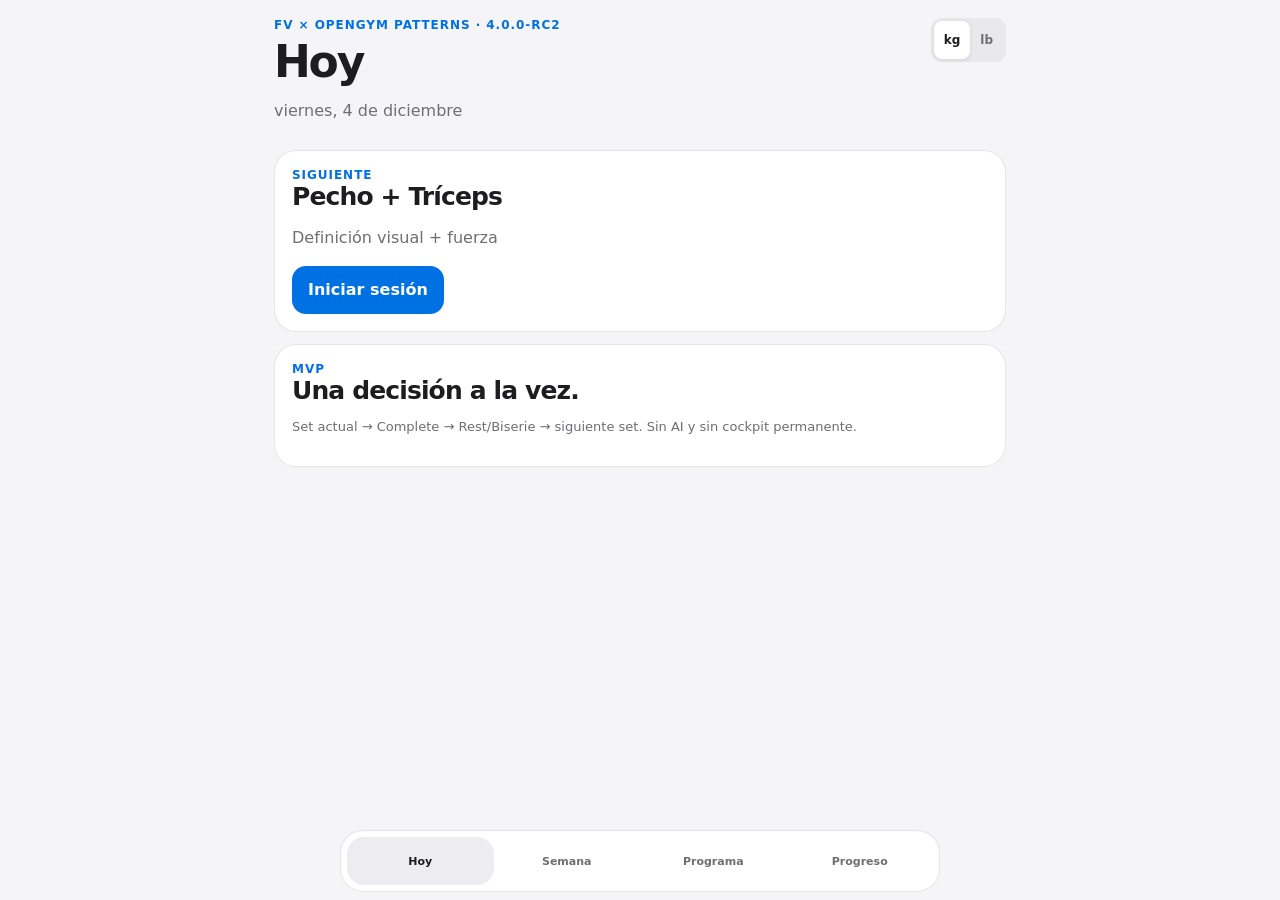
<file: rc2.html>
<!doctype html>
<html lang="es"><head>
<meta charset="utf-8"><meta name="viewport" content="width=device-width,initial-scale=1,viewport-fit=cover,user-scalable=no">
<meta name="theme-color" content="#f5f5f7"><title>Training OS · FV Hybrid</title>
<meta http-equiv="Cache-Control" content="no-cache, no-store, must-revalidate">
<meta http-equiv="Pragma" content="no-cache">
<meta http-equiv="Expires" content="0">
<meta name="apple-mobile-web-app-capable" content="yes">
<meta name="apple-mobile-web-app-status-bar-style" content="default">
<meta name="apple-mobile-web-app-title" content="Training OS">
<style>:root{--bg:#f5f5f7;--card:#fff;--ink:#1d1d1f;--muted:#6e6e73;--line:rgba(0,0,0,.10);--blue:#0071e3;--green:#248a3d;--amber:#a15c00;--red:#d70015;--r:22px}
*{box-sizing:border-box}html,body{margin:0;background:var(--bg);color:var(--ink);font-family:-apple-system,BlinkMacSystemFont,"SF Pro Text","SF Pro Display",system-ui,sans-serif;-webkit-font-smoothing:antialiased}button,input{font:inherit}button{-webkit-tap-highlight-color:transparent}
.app{max-width:760px;margin:auto;padding:calc(18px + env(safe-area-inset-top)) 14px calc(98px + env(safe-area-inset-bottom))}
.page{display:none}.page.active{display:block}.eyebrow{font-size:12px;font-weight:800;letter-spacing:.08em;text-transform:uppercase;color:var(--blue)}h1{font-size:44px;letter-spacing:-.05em;line-height:1;margin:8px 0 10px}h2{font-size:25px;letter-spacing:-.035em;margin:0 0 8px}.sub{color:var(--muted);line-height:1.4}.small{font-size:13px;color:var(--muted);line-height:1.42}.micro{font-size:11px;color:var(--muted)}
.card{background:var(--card);border:1px solid var(--line);border-radius:var(--r);padding:17px;margin-top:12px}.btn{border:0;border-radius:14px;min-height:48px;padding:12px 16px;font-weight:800;cursor:pointer}.primary{background:var(--blue);color:#fff}.secondary{background:#e8e8ed;color:var(--ink)}.ghost{background:#fff;border:1px solid var(--line);color:var(--ink)}
.pill{display:inline-flex;padding:7px 10px;border-radius:999px;background:#f1f1f3;font-size:12px;font-weight:750;margin:3px}.unit{display:inline-flex;background:#e8e8ed;padding:3px;border-radius:11px}.unit button{border:0;background:transparent;border-radius:8px;padding:7px 10px;font-size:12px;font-weight:850;color:var(--muted);min-height:38px}.unit button.active{background:#fff;color:var(--ink);box-shadow:0 1px 4px rgba(0,0,0,.10)}
.bottom{position:fixed;left:50%;bottom:calc(8px + env(safe-area-inset-bottom));transform:translateX(-50%);width:min(600px,calc(100vw - 16px));background:rgba(255,255,255,.92);backdrop-filter:blur(18px);border:1px solid var(--line);border-radius:23px;padding:6px;display:flex;z-index:40}.bottom button{flex:1;border:0;background:transparent;border-radius:17px;min-height:48px;color:var(--muted);font-size:11px;font-weight:800}.bottom button.active{background:#ececf1;color:var(--ink)}
.week{display:grid;grid-template-columns:repeat(7,88px);gap:7px;overflow:auto}.day{border:1px solid var(--line);border-radius:15px;padding:10px;background:#fff;min-height:95px}.day strong{display:block;margin-top:8px}.day span{font-size:11px;color:var(--muted)}.integrity{float:right;font-size:11px;padding:5px 8px;border-radius:999px;background:#ecfdf3;color:#166534;font-weight:800}.integrity.med{background:#fff7ed;color:#9a3412}
.overlay{position:fixed;inset:0;z-index:100;background:var(--bg);display:none;overflow:auto}.overlay.open{display:block}.session{max-width:600px;margin:auto;min-height:100svh;padding:calc(8px + env(safe-area-inset-top)) 14px calc(24px + env(safe-area-inset-bottom))}
.sessionbar{position:sticky;top:0;z-index:15;background:rgba(245,245,247,.94);backdrop-filter:blur(20px);padding:8px 0 9px;border-bottom:1px solid var(--line);display:flex;align-items:center;justify-content:space-between;gap:8px}.sessionbar .meta{min-width:0}.sessionbar .title{font-size:17px;font-weight:850;white-space:nowrap;overflow:hidden;text-overflow:ellipsis}.sessionbar .progress{font-size:11px;color:var(--muted);margin-top:2px}.circle{width:44px;height:44px;border:0;border-radius:50%;background:#e8e8ed;font-size:21px;font-weight:850;flex:0 0 auto}
.stage{padding-top:14px}.state-label{font-size:12px;font-weight:850;color:var(--blue);letter-spacing:.08em;text-transform:uppercase}.exercise-title{font-size:31px;line-height:1.03;font-weight:900;letter-spacing:-.045em;margin:6px 0 6px}.specrow{display:flex;gap:6px;flex-wrap:wrap}.spec{background:#ededf0;padding:6px 8px;border-radius:999px;font-size:11px;font-weight:800}.video{display:inline-flex;align-items:center;gap:5px;color:var(--blue);font-size:13px;font-weight:800;text-decoration:none;margin-top:9px;min-height:44px}
.tempo-box{border-radius:15px;background:#f4f8fd;padding:11px 12px;margin-top:9px}.tempo-box strong{display:block;font-size:13px}.tip{border-left:4px solid var(--blue);background:#f0f7ff;border-radius:14px;padding:12px 13px;margin-top:12px;font-size:13px;line-height:1.42}.guard{border-left-color:var(--amber);background:#fff7ea}.previous{margin-top:12px;padding:10px 12px;border-radius:14px;background:#f7f7f8;font-size:12px;color:var(--muted)}
.control{background:#fff;border:1px solid var(--line);border-radius:20px;padding:13px;margin-top:12px}.control label{display:block;text-align:center;font-size:11px;color:var(--muted);font-weight:800;text-transform:uppercase;letter-spacing:.06em}.stepper{display:grid;grid-template-columns:64px 1fr 64px;gap:8px;align-items:center;margin-top:7px}.stepper button{min-height:54px;border:0;border-radius:15px;background:#e8e8ed;font-size:20px;font-weight:900}.stepper input{width:100%;min-height:54px;border:1px solid #d2d2d7;border-radius:15px;text-align:center;font-size:24px;font-weight:850;background:#fff}.quickstep{display:flex;gap:6px;justify-content:center;margin-top:8px}.quickstep button{border:0;border-radius:999px;background:#f0f0f2;padding:8px 11px;font-size:12px;font-weight:800;min-height:38px}.rir{display:grid;grid-template-columns:repeat(4,1fr);gap:6px;margin-top:8px}.rir button{min-height:48px;border:1px solid var(--line);background:#fff;border-radius:13px;font-weight:850}.rir button.active{background:var(--blue);color:#fff;border-color:var(--blue)}
.cta{width:100%;min-height:58px;border:0;border-radius:17px;background:var(--blue);color:#fff;font-size:17px;font-weight:900;margin-top:14px}.next-mini{border-top:1px solid var(--line);margin-top:14px;padding-top:12px;font-size:12px;color:var(--muted)}
.rest{text-align:center}.rest-time{font-size:78px;line-height:1;font-weight:900;letter-spacing:-.06em;margin:12px 0 3px;font-variant-numeric:tabular-nums}.ready{color:var(--green)}.timercontrols{display:flex;justify-content:center;gap:8px;margin:10px 0}.timercontrols button{min-height:46px;border:0;border-radius:999px;background:#e8e8ed;padding:10px 15px;font-weight:850}.timercontrols .skip{background:#1d1d1f;color:#fff}
.rest-next{text-align:left;background:#fff;border:1px solid var(--line);border-radius:20px;padding:15px;margin-top:15px}.rest-next .big{font-size:24px;font-weight:900;line-height:1.08;margin-top:4px}.superset-badge{display:inline-flex;margin-top:8px;padding:6px 9px;border-radius:999px;background:#e9f3ff;color:#0066cc;font-size:12px;font-weight:850}.rest-last{text-align:left;background:#f7f7f8;border-radius:15px;padding:11px 12px;margin-top:12px;font-size:13px}.startnext{width:100%;min-height:56px;border:0;border-radius:16px;background:var(--blue);color:#fff;font-weight:900;margin-top:14px}
.transition{text-align:center;padding-top:36px}.transition .symbol{font-size:42px}.transition .big{font-size:32px;font-weight:900;letter-spacing:-.04em;margin-top:8px}.resume{display:none}.resume.show{display:block}.health{font-weight:850}.ok{color:var(--green)}.warn{color:var(--amber)}.historyrow{padding:11px 0;border-bottom:1px solid var(--line)}.historyrow:last-child{border:0}
@media(max-width:430px){h1{font-size:39px}.exercise-title{font-size:28px}.rest-time{font-size:72px}.card{padding:15px}.stepper{grid-template-columns:60px 1fr 60px}}
@media(prefers-color-scheme:dark){:root{--bg:#000;--card:#1c1c1e;--ink:#f5f5f7;--muted:#98989d;--line:rgba(255,255,255,.11)}.secondary,.circle,.bottom button.active,.stepper button,.timercontrols button,.unit{background:#2c2c2e}.bottom{background:rgba(28,28,30,.92)}.sessionbar{background:rgba(0,0,0,.92)}.spec,.quickstep button{background:#2c2c2e}.stepper input,.rir button,.rest-next,.control{background:#1c1c1e;color:var(--ink)}.tempo-box,.tip{background:#071828}.guard{background:#2a1c08}.previous,.rest-last{background:#1c1c1e}}
</style>

<meta name="apple-mobile-web-app-capable" content="yes"><meta name="apple-mobile-web-app-status-bar-style" content="default"><meta name="apple-mobile-web-app-title" content="Training OS">
</head><body>
<div id="fatalBoot" hidden style="position:fixed;z-index:9999;left:12px;right:12px;top:calc(12px + env(safe-area-inset-top));background:#fff1f0;color:#b42318;border:1px solid #f3b4ae;border-radius:14px;padding:12px 14px;font:600 14px -apple-system,BlinkMacSystemFont,sans-serif;box-shadow:0 10px 30px rgba(0,0,0,.12)"></div>
<div class="app">
<section class="page active" id="today">
<div style="display:flex;justify-content:space-between;gap:10px;align-items:flex-start"><div><div class="eyebrow">FV × openGym patterns · 4.0.0-rc2</div><h1>Hoy</h1><p class="sub" id="todayDate"></p></div><div class="unit"><button data-unit="kg">kg</button><button data-unit="lb">lb</button></div></div>
<div class="card resume" id="resumeCard"><div class="eyebrow">Sesión activa</div><h2 id="resumeTitle"></h2><p class="small" id="resumeMeta"></p><button class="btn primary" id="resumeBtn">Reanudar</button></div>
<div class="card"><div class="eyebrow">Siguiente</div><h2 id="nextWorkout"></h2><p class="sub" id="nextGoal"></p><button class="btn primary" id="startWorkout">Iniciar sesión</button></div>
<div class="card"><div class="eyebrow">MVP</div><h2>Una decisión a la vez.</h2><p class="small">Set actual → Complete → Rest/Biserie → siguiente set. Sin AI y sin cockpit permanente.</p></div>
</section>
<section class="page" id="week"><div class="eyebrow">4 días base</div><h1>Semana</h1><div class="card"><div class="week">
<div class="day"><b>Lun</b><strong>Pecho</strong><span>+ tríceps</span></div><div class="day"><b>Mar</b><strong>Espalda</strong><span>+ bíceps</span></div><div class="day"><b>Mié</b><strong>Recovery</strong><span>8–12 min</span></div><div class="day"><b>Jue</b><strong>Pierna FV</strong><span>1 día formal</span></div><div class="day"><b>Vie</b><strong>Recovery</strong><span>walk/stretch</span></div><div class="day"><b>Sáb</b><strong>Hombro</strong><span>standalone</span></div><div class="day"><b>Dom</b><strong>Off</strong><span>—</span></div>
</div></div></section>
<section class="page" id="program"><div class="eyebrow">Source of truth</div><h1>Programa</h1><p class="sub">La app NO cambia ejercicios. Solo sugiere carga determinísticamente.</p><div id="programCards"></div></section>
<section class="page" id="progress"><div class="eyebrow">Data</div><h1>Progreso</h1><div class="card"><span class="small">Storage</span><div class="health" id="storageHealth">—</div></div><div class="card"><h2 id="stats">0 sesiones</h2><p class="small" id="statsSub"></p></div><div class="card"><h2>Backup</h2><button class="btn secondary" id="exportBtn">Exportar JSON</button> <label class="btn ghost" style="display:inline-flex;align-items:center;cursor:pointer">Importar<input type="file" id="importFile" accept=".json,application/json" hidden></label></div><div class="card"><h2>Historial</h2><div id="history"></div></div></section>
</div>
<nav class="bottom"><button class="active" data-page="today">Hoy</button><button data-page="week">Semana</button><button data-page="program">Programa</button><button data-page="progress">Progreso</button></nav>
<div class="overlay" id="sessionOverlay"><div class="session"><div class="sessionbar"><button class="circle" id="closeSession">‹</button><div class="meta"><div class="title" id="sessionTitle"></div><div class="progress" id="sessionProgress"></div></div><div class="unit"><button data-unit="kg">kg</button><button data-unit="lb">lb</button></div></div><div id="sessionStage"></div></div></div>

<script>
window.addEventListener('error',e=>{try{const el=document.getElementById('fatalBoot');if(el){el.hidden=false;el.textContent='Training OS no pudo iniciar: '+(e.message||'error desconocido')}}catch(_){}});window.addEventListener('unhandledrejection',e=>{try{const el=document.getElementById('fatalBoot');if(el){el.hidden=false;el.textContent='Training OS no pudo iniciar: '+(e.reason?.message||e.reason||'promise error')}}catch(_){}});
(async()=>{try{if('serviceWorker'in navigator){const regs=await navigator.serviceWorker.getRegistrations();await Promise.all(regs.filter(r=>String(r.scope||'').includes('/training-os/')).map(r=>r.unregister()));}if('caches'in window){const keys=await caches.keys();await Promise.all(keys.filter(k=>/training-os|fv-training-os/i.test(k)).map(k=>caches.delete(k)));}document.documentElement.dataset.swCleanup='done';}catch(e){document.documentElement.dataset.swCleanup='warn';}})();
const WORKOUTS = {
  "chest": {
    "name": "Pecho + Tríceps",
    "short": "Pecho",
    "goal": "Definición visual + fuerza",
    "duration": "50–60 min",
    "sourceConfidence": "alta",
    "note": "Fuerza de pecho primero; biseries solo después de los presses. La definición visual depende de composición corporal, no de 'reps de definición'.",
    "exercises": [
      {
        "name": "Machine / Lever Chest Press",
        "sets": 4,
        "reps": "4–6",
        "rir": "1–2",
        "tempo": "2-0-X-0",
        "rest": 165,
        "group": "Pecho",
        "alt": "Smith flat bench · converging chest press",
        "tip": "SETUP: escápulas atrás/abajo y pies firmes. EJECUCIÓN: baja 2 s, sin pausa pasiva, sube explosivo con control. STOP: termina el ROM antes de que el hombro izquierdo se vaya hacia delante o pinche.",
        "superset": null,
        "video": "https://www.youtube.com/results?search_query=Machine+%2F+Lever+Chest+Press+proper+form+tutorial"
      },
      {
        "name": "Smith Flat Bench Press",
        "sets": 3,
        "reps": "5–7",
        "rir": "1–2",
        "tempo": "2-1-X-0",
        "rest": 150,
        "group": "Pecho",
        "alt": "Chest press guiada · cable bench press",
        "tip": "Usa safeties y el mismo punto de toque cada rep. Baja 2 s, pausa 1 s con tensión, acelera la subida. No persigas profundidad si cambia la posición del hombro.",
        "superset": null,
        "video": "https://www.youtube.com/results?search_query=Smith+Flat+Bench+Press+proper+form+tutorial"
      },
      {
        "name": "Converging Chest Press",
        "sets": 2,
        "reps": "8–12",
        "rir": "2",
        "tempo": "2-1-1-0",
        "rest": 90,
        "group": "Pecho",
        "alt": "Cable press con agarre neutro",
        "tip": "Deja el ego fuera: busca aducción del brazo y tensión continua. Pausa 1 s en el estiramiento cómodo y evita el estiramiento extremo del hombro.",
        "superset": null,
        "video": "https://www.youtube.com/results?search_query=Converging+Chest+Press+proper+form+tutorial"
      },
      {
        "name": "Rope Pushdown",
        "sets": 4,
        "reps": "6–8",
        "rir": "1–2",
        "tempo": "2-0-1-1",
        "rest": 60,
        "group": "Tríceps",
        "alt": "Straight-bar pushdown",
        "tip": "Codos quietos al costado. Extiende sin adelantar hombros y separa la cuerda al final; 1 s de contracción.",
        "superset": "Cable / Machine Crunch",
        "video": "https://www.youtube.com/results?search_query=Rope+Pushdown+proper+form+tutorial"
      },
      {
        "name": "Cable / Machine Crunch",
        "sets": 4,
        "reps": "10–15",
        "rir": "2",
        "tempo": "2-1-1-1",
        "rest": 60,
        "group": "Core",
        "alt": "Dead bug",
        "tip": "Acerca esternón a pelvis. Cadera casi inmóvil; si sientes más flexor de cadera que abdomen, reduce recorrido.",
        "superset": "Rope Pushdown",
        "video": "https://www.youtube.com/results?search_query=Cable+%2F+Machine+Crunch+proper+form+tutorial"
      },
      {
        "name": "Cross-Body Pushdown",
        "sets": 3,
        "reps": "10–12/lado",
        "rir": "1–2",
        "tempo": "2-0-1-1",
        "rest": 60,
        "group": "Tríceps",
        "alt": "Single-arm cable pushdown",
        "tip": "Hombro neutro y estable. Cruza ligeramente al final sin convertir la extensión de codo en rotación del hombro.",
        "superset": null,
        "video": "https://www.youtube.com/results?search_query=Cross-Body+Pushdown+proper+form+tutorial"
      }
    ]
  },
  "back": {
    "name": "Espalda + Bíceps",
    "short": "Espalda",
    "goal": "Hipertrofia + fuerza · bíceps hipertrofia → fuerza",
    "duration": "50–60 min",
    "sourceConfidence": "alta",
    "note": "Compounds de espalda primero. Bíceps después con control excéntrico y sin balanceos.",
    "exercises": [
      {
        "name": "Chest-Supported Row",
        "sets": 4,
        "reps": "5–8",
        "rir": "1–2",
        "tempo": "2-1-1-1",
        "rest": 150,
        "group": "Espalda",
        "alt": "Plate-loaded row · seated cable row",
        "tip": "Pecho fijo al soporte. Permite alcance escapular controlado y rema con el codo hacia la cadera; pausa 1 s sin encoger hombros.",
        "superset": null,
        "video": "https://www.youtube.com/results?search_query=Chest-Supported+Row+proper+form+tutorial"
      },
      {
        "name": "Neutral-Grip Lat Pulldown",
        "sets": 4,
        "reps": "6–10",
        "rir": "1–2",
        "tempo": "2-1-1-1",
        "rest": 120,
        "group": "Espalda",
        "alt": "Close-neutral pulldown · assisted neutral pull-up si 100% tolerado",
        "tip": "Costillas abajo y torso estable. Lleva codos hacia las costillas; termina antes de perder depresión escapular o provocar el hombro.",
        "superset": null,
        "video": "https://www.youtube.com/watch?v=KgZqDuNx7rI"
      },
      {
        "name": "1-Arm Cable Row",
        "sets": 3,
        "reps": "8–12/lado",
        "rir": "2",
        "tempo": "2-1-1-1",
        "rest": 75,
        "group": "Espalda",
        "alt": "1-arm machine row",
        "tip": "Cadera quieta. Deja que la escápula alcance sin girar el torso y rema con el codo hacia atrás/abajo.",
        "superset": null,
        "video": "https://www.youtube.com/results?search_query=1-Arm+Cable+Row+proper+form+tutorial"
      },
      {
        "name": "Straight-Arm Cable Pulldown",
        "sets": 2,
        "reps": "12–15",
        "rir": "2",
        "tempo": "2-1-2-1",
        "rest": 60,
        "group": "Espalda",
        "alt": "Machine pullover",
        "tip": "Brazos casi rectos, costillas abajo. Lleva axilas hacia bolsillos; no termines arqueando la espalda.",
        "superset": null,
        "video": "https://www.youtube.com/results?search_query=Straight-Arm+Cable+Pulldown+proper+form+tutorial"
      },
      {
        "name": "Cable Curl",
        "sets": 4,
        "reps": "6–8",
        "rir": "1–2",
        "tempo": "3-0-1-1",
        "rest": 90,
        "group": "Bíceps",
        "alt": "EZ-bar cable curl · machine curl",
        "tip": "Excéntrica REAL de 3 s. Codos quietos; si te inclinas atrás para mover la carga, el set ya se acabó.",
        "superset": null,
        "video": "https://www.muscleandstrength.com/exercises/cable-curl.html"
      },
      {
        "name": "Preacher / Supported Curl",
        "sets": 3,
        "reps": "8–12",
        "rir": "1–2",
        "tempo": "3-1-1-1",
        "rest": 75,
        "group": "Bíceps",
        "alt": "Seated double-pulley curl",
        "tip": "Brazo completamente apoyado. Baja 3 s, pausa 1 s sin colgarte del codo y sube sin despegar el brazo.",
        "superset": null,
        "video": "https://cdn.muscleandstrength.com/exercises/ez-bar-preacher-curl.html"
      },
      {
        "name": "Rope Hammer Curl",
        "sets": 2,
        "reps": "10–15",
        "rir": "1–2",
        "tempo": "2-1-1-1",
        "rest": 60,
        "group": "Bíceps",
        "alt": "Cross-body DB hammer curl",
        "tip": "Agarre neutro todo el tiempo. Sube sin adelantar el hombro y separa ligeramente la cuerda arriba.",
        "superset": null,
        "video": "https://www.muscleandstrength.com/exercises/rope-cable-curl.html"
      }
    ]
  },
  "legs": {
    "name": "Piernas · FV",
    "short": "Pierna",
    "goal": "Hipertrofia + fuerza",
    "duration": "50–60 min",
    "sourceConfidence": "alta",
    "note": "Baseline FV: 1 día formal/semana. Sin squat, lunge, leg press, correr, impacto ni hikes. Abducción condicional por rodilla derecha.",
    "exercises": [
      {
        "name": "Reverse Sled Drag",
        "sets": 5,
        "reps": "15–20 m",
        "rir": "3",
        "tempo": "Continuo",
        "rest": 60,
        "group": "Cuádriceps",
        "alt": "Backward treadmill 40–50 s",
        "tip": "Torso alto, pasos cortos y continuos. Rodilla sigue la línea del pie. Cero dolor, rebotes o sensación de inestabilidad.",
        "superset": null,
        "video": "https://www.youtube.com/results?search_query=Reverse+Sled+Drag+proper+form+tutorial"
      },
      {
        "name": "Leg Extension · unilateral",
        "sets": 3,
        "reps": "10–12/lado",
        "rir": "2",
        "tempo": "2-1-3-0",
        "rest": 75,
        "group": "Cuádriceps",
        "alt": "Reducir ROM/carga por lado",
        "tip": "Alinea rodilla con el pivote. Sube 2 s, pausa 1 s, baja 3 s. Cada lado define su propia carga; no fuerces simetría.",
        "superset": null,
        "video": "https://www.youtube.com/watch?v=TJQmtXUEzNk"
      },
      {
        "name": "Leg Extension · bilateral",
        "sets": 3,
        "reps": "12–15",
        "rir": "1–2",
        "tempo": "2-1-3-0",
        "rest": 90,
        "group": "Cuádriceps",
        "alt": "Unilateral alternado",
        "tip": "Mismo setup siempre. No rebotes en extensión; la fase de 3 s de bajada es parte del estímulo, no decoración.",
        "superset": null,
        "video": "https://www.youtube.com/results?search_query=Leg+Extension+%C2%B7+bilateral+proper+form+tutorial"
      },
      {
        "name": "Seated Leg Curl",
        "sets": 4,
        "reps": "8–12",
        "rir": "1–2",
        "tempo": "2-1-3-0",
        "rest": 90,
        "group": "Femoral",
        "alt": "Lying leg curl",
        "tip": "Muslos fijados bajo el pad y pelvis contra el respaldo. Flexiona 2 s, aprieta 1 s, vuelve 3 s sin despegar cadera.",
        "superset": null,
        "video": "https://www.youtube.com/watch?v=EqCsK_vlnfE"
      },
      {
        "name": "Lying Leg Curl",
        "sets": 2,
        "reps": "12–15",
        "rir": "2",
        "tempo": "2-1-3-0",
        "rest": 75,
        "group": "Femoral",
        "alt": "Extra seated curl",
        "tip": "Pelvis pesada contra el pad. No arquees lumbar para terminar la rep; squeeze 1 s y baja en 3 s.",
        "superset": null,
        "video": "https://www.youtube.com/results?search_query=Lying+Leg+Curl+proper+form+tutorial"
      },
      {
        "name": "Hip Thrust",
        "sets": 4,
        "reps": "8–12",
        "rir": "1–2",
        "tempo": "2-1-2-1",
        "rest": 120,
        "group": "Glúteo",
        "alt": "Glute drive machine",
        "tip": "Mentón ligeramente recogido y costillas abajo. Bloquea con glúteo 1 s; si el final viene de la espalda lumbar, ya pasaste el ROM.",
        "superset": null,
        "video": "https://www.youtube.com/watch?v=hCm-70-9_XE"
      },
      {
        "name": "Seated Calf Raise",
        "sets": 4,
        "reps": "10–15",
        "rir": "1–2",
        "tempo": "2-1-3-1",
        "rest": 60,
        "group": "Pantorrilla",
        "alt": "Standing calf machine",
        "tip": "Sube 2 s, pausa 1 s arriba; baja 3 s a estiramiento controlado y espera 1 s antes de repetir.",
        "superset": null,
        "video": "https://www.youtube.com/results?search_query=Seated+Calf+Raise+proper+form+tutorial"
      },
      {
        "name": "Hip Abduction · CONDICIONAL",
        "sets": 3,
        "reps": "15–20",
        "rir": "3",
        "tempo": "2-1-2-1",
        "rest": 60,
        "group": "Glúteo medio",
        "alt": "Omitir temporalmente",
        "tip": "Solo si rodilla derecha ≤2/10, sin inestabilidad y sin reacción posterior. Abre 2 s, pausa 1 s; no rebotes ni fuerces el final.",
        "superset": null,
        "video": "https://www.youtube.com/results?search_query=Hip+Abduction+proper+form+tutorial"
      },
      {
        "name": "Hip Adduction",
        "sets": 3,
        "reps": "12–20",
        "rir": "2",
        "tempo": "2-1-2-1",
        "rest": 60,
        "group": "Aductores",
        "alt": "Cable adduction ligera",
        "tip": "Pelvis estable y estiramiento inicial cómodo, no máximo. Cierra desde la cadera sin inclinar el tronco.",
        "superset": null,
        "video": "https://www.youtube.com/results?search_query=Hip+Adduction+proper+form+tutorial"
      }
    ]
  },
  "shoulders": {
    "name": "Hombro · standalone",
    "short": "Hombro",
    "goal": "Hipertrofia + fuerza · shoulder-safe",
    "duration": "35–50 min",
    "sourceConfidence": "media",
    "note": "Se mantiene SOLO hombro. No se añaden brazos ni presses nuevos: el inventario histórico exacto no está completamente recuperado, así que esta RC conserva únicamente el bloque shoulder-specific confirmado.",
    "exercises": [
      {
        "name": "Machine Lateral Raise",
        "sets": 4,
        "reps": "10–15",
        "rir": "2",
        "tempo": "2-1-2-1",
        "rest": 75,
        "group": "Hombro",
        "alt": "Cable lateral raise en plano escapular",
        "tip": "Hombros lejos de orejas. Eleva en plano escapular solo hasta rango cómodo; 1 s arriba. Dolor >2/10 = recorta ROM.",
        "superset": null,
        "video": "https://www.youtube.com/results?search_query=Machine+Lateral+Raise+proper+form+tutorial"
      },
      {
        "name": "Cable Lateral Raise",
        "sets": 3,
        "reps": "12–15/lado",
        "rir": "2",
        "tempo": "2-1-2-1",
        "rest": 60,
        "group": "Hombro",
        "alt": "Lean-away cable raise",
        "tip": "Mantén el brazo en plano escapular y el tronco quieto. No ganes altura rotando el hombro con el codo elevado.",
        "superset": null,
        "video": "https://www.youtube.com/results?search_query=Cable+Lateral+Raise+proper+form+tutorial"
      },
      {
        "name": "Chest-Supported Rear-Delt Row",
        "sets": 3,
        "reps": "10–15",
        "rir": "2",
        "tempo": "2-1-2-1",
        "rest": 75,
        "group": "Hombro posterior",
        "alt": "Reverse pec deck solo si 100% cómodo",
        "tip": "Pecho fijo. Codos algo por debajo de 90°. Lleva brazos fuera/atrás sin entrar en la rotación que reproduce molestia.",
        "superset": null,
        "video": "https://www.youtube.com/results?search_query=Chest-Supported+Rear-Delt+Row+proper+form+tutorial"
      }
    ]
  }
};
const ORDER = ['chest','back','legs','shoulders'];

const KG_PER_LB = 0.45359237;
function toKg(value, unit='kg') {
  const n = Number(value) || 0;
  return unit === 'lb' ? n * KG_PER_LB : n;
}
function fromKg(kg, unit='kg') {
  const n = Number(kg) || 0;
  return unit === 'lb' ? n / KG_PER_LB : n;
}
function roundDisplay(value, unit='kg') {
  return unit === 'lb' ? Math.round(value * 2) / 2 : Math.round(value * 4) / 4;
}
function parseRepRange(text) {
  const n = String(text).match(/\d+/g) || [];
  return { min: +(n[0] || 0), max: +(n[1] || n[0] || 0) };
}
function targetRIR(text) {
  const n = String(text).match(/\d+/g) || [];
  return +(n[0] || 2);
}
function average(values) {
  return values.length ? values.reduce((a,b)=>a+b,0)/values.length : 0;
}
function explainTempo(code) {
  if (!code || String(code).toLowerCase().startsWith('continuo')) {
    return 'Continuo: ritmo estable; no hay fases cronometradas.';
  }
  const p = String(code).split('-');
  if (p.length !== 4) return String(code);
  const phase = (x, label) => String(x).toUpperCase() === 'X'
    ? `${label}: explosivo con control`
    : `${label}: ${x}s`;
  return [
    phase(p[0], 'Excéntrica / bajada'),
    phase(p[1], 'Pausa en estiramiento'),
    phase(p[2], 'Concéntrica / subida'),
    phase(p[3], 'Pausa en contracción')
  ].join(' · ');
}
function buildSequence(workout) {
  const seq = [], es = workout.exercises;
  for (let i=0; i<es.length;) {
    const partnerName = es[i].superset;
    if (partnerName && i+1<es.length && es[i+1].superset === es[i].name) {
      const a=i, b=i+1, rounds=Math.max(es[a].sets, es[b].sets);
      for(let s=0;s<rounds;s++) {
        if(s<es[a].sets) seq.push({ei:a,si:s,superset:true,position:'first',partner:b});
        if(s<es[b].sets) seq.push({ei:b,si:s,superset:true,position:'second',partner:a});
      }
      i+=2;
    } else {
      for(let s=0;s<es[i].sets;s++) seq.push({ei:i,si:s,superset:false,position:'single',partner:null});
      i++;
    }
  }
  return seq;
}
function nextTransition(sequence, completedIndex, workout) {
  const current = sequence[completedIndex];
  const next = sequence[completedIndex+1] || null;
  if (!next) return {type:'finish', next:null, restSec:0};
  if (current?.superset && current.position === 'first' &&
      next.superset && next.position === 'second' && current.si === next.si) {
    return {type:'superset-switch', next, restSec:0};
  }
  const completedExercise = workout.exercises[current.ei];
  return {type:'rest', next, restSec:Number(completedExercise.rest)||0};
}
function remainingSeconds(endsAt, now=Date.now()) {
  if (!endsAt) return 0;
  return Math.max(0, Math.ceil((endsAt-now)/1000));
}
function progressionDecision(exercise, priorExerciseSets=[]) {
  const r = parseRepRange(exercise.reps);
  if (!priorExerciseSets.length) return {factor:1, reason:'Primer baseline'};
  const valid = priorExerciseSets.filter(s=>s && s.done !== false);
  if (!valid.length) return {factor:1, reason:'Sin baseline válido'};
  const repsHitTop = r.max>0 && valid.length>=exercise.sets && valid.slice(0,exercise.sets).every(s=>(+s.reps||0)>=r.max);
  const rirs = valid.slice(0,exercise.sets).map(s=>Number(s.rir)).filter(Number.isFinite);
  if (repsHitTop && rirs.length && average(rirs)>=2) {
    return {factor:1.025, reason:'Techo de reps completado con ≥2 RIR promedio'};
  }
  const missed = r.min>0 && valid.some(s=>(+s.reps||0)<r.min || Number(s.rir)<=0);
  if (missed) return {factor:0.975, reason:'Rep target fallado o RIR 0'};
  return {factor:1, reason:'Mantener carga; ganar reps/calidad primero'};
}
function sessionCompletion(sequence, logs) {
  const done = Object.values(logs||{}).filter(x=>x.done).length;
  return {done,total:sequence.length,pct:sequence.length?Math.round(done/sequence.length*100):0};
}



const RELEASE='4.0.0-rc2';
const $=(s,r=document)=>r.querySelector(s), $$=(s,r=document)=>[...r.querySelectorAll(s)];
const store={ok:false,test(){try{localStorage.setItem('__fv4test','1');localStorage.removeItem('__fv4test');this.ok=true}catch(e){this.ok=false}return this.ok},get(k,d=null){if(!this.ok)return d;try{const x=localStorage.getItem(k);return x===null?d:JSON.parse(x)}catch(e){return d}},set(k,v){if(!this.ok)return false;try{localStorage.setItem(k,JSON.stringify(v));return true}catch(e){return false}},del(k){if(this.ok)try{localStorage.removeItem(k)}catch(e){}}};store.test();
let unit=store.get('fv4.unit',null)||store.get('tos_v3_display_unit','kg')||'kg',wake=null,ticker=null,lastAlarmAt=0;
const today=()=>new Intl.DateTimeFormat('es-MX',{weekday:'long',day:'numeric',month:'long'}).format(new Date());
$('#todayDate').textContent=today();

function legacyMigrate(){
 if(store.get('fv4.migrated',false)) return;
 if(!store.get('fv4.history',null)){
   const old=store.get('tos_v3_history',[]);
   if(Array.isArray(old)&&old.length){
     const mapped=old.map(h=>({release:'3.x-migrated',id:h.id,workoutKey:h.workoutKey||h.workout,workoutName:h.workoutName||h.name,startedAt:h.startedAt||h.date,endedAt:h.endedAt||h.date,durationSec:h.durationSec||0,sets:(h.sets||[]).map(s=>({...s,weightKg:+(s.weightKg??s.kg??0)}))}));
     store.set('fv4.history',mapped);
   }
 }
 if(!store.get('fv4.unit',null)) store.set('fv4.unit',unit);
 store.set('fv4.migrated',true);
}
legacyMigrate();

const history=()=>store.get('fv4.history',[]);
const active=()=>store.get('fv4.active',null);
function saveActive(a){if(a){a.updatedAt=new Date().toISOString();store.set('fv4.active',a)}else store.del('fv4.active');renderHome()}
const fmtWeight=kg=>{if(!kg)return '';return String(roundDisplay(fromKg(+kg,unit),unit))};
function renderUnits(){$$('[data-unit]').forEach(b=>b.classList.toggle('active',b.dataset.unit===unit))}
function setUnit(u){unit=u==='lb'?'lb':'kg';store.set('fv4.unit',unit);renderUnits();if($('#sessionOverlay').classList.contains('open'))renderStage()}
$$('[data-unit]').forEach(b=>b.onclick=()=>setUnit(b.dataset.unit));

function previousWorkout(k){return history().slice().reverse().find(h=>h.workoutKey===k)}
function previousExerciseSets(k,name){const h=previousWorkout(k);return h?(h.sets||[]).filter(s=>s.exerciseName===name):[]}
function previousSet(k,name,si){const list=previousExerciseSets(k,name);return list.find(s=>Number(s.setIndex)===Number(si))||list[si]||list[0]||null}
function nextWorkoutKey(){const h=history();if(!h.length)return ORDER[0];const i=ORDER.indexOf(h[h.length-1].workoutKey);return ORDER[(i+1)%ORDER.length]}
function makeSession(k){return {schema:4,id:Date.now(),release:RELEASE,workoutKey:k,startedAt:new Date().toISOString(),index:0,state:'set',endsAt:0,restOriginal:0,last:null,drafts:{},logs:{}}}
function totalSets(k){return buildSequence(WORKOUTS[k]).length}
function renderHome(){
 const a=active(),k=nextWorkoutKey(),w=WORKOUTS[k];
 $('#nextWorkout').textContent=w.name;$('#nextGoal').textContent=w.goal;$('#startWorkout').onclick=()=>a?openSession():startSession(k);
 $('#startWorkout').textContent=a?'Reanudar sesión':'Iniciar sesión';
 $('#resumeCard').classList.toggle('show',!!a);
 if(a){const c=sessionCompletion(buildSequence(WORKOUTS[a.workoutKey]),a.logs);$('#resumeTitle').textContent=WORKOUTS[a.workoutKey].name;$('#resumeMeta').textContent=`${c.done}/${c.total} sets · ${a.state==='rest'?'descanso':a.state==='transition'?'biserie':'set activo'}`;$('#resumeBtn').onclick=openSession}
 renderUnits()
}
$$('.bottom button').forEach(b=>b.onclick=()=>showPage(b.dataset.page));
function showPage(id){$$('.page').forEach(p=>p.classList.toggle('active',p.id===id));$$('.bottom button').forEach(b=>b.classList.toggle('active',b.dataset.page===id));if(id==='program')renderProgram();if(id==='progress')renderProgress();scrollTo(0,0)}
function renderProgram(){$('#programCards').innerHTML=ORDER.map(k=>{const w=WORKOUTS[k];return `<div class="card"><span class="integrity ${w.sourceConfidence==='alta'?'':'med'}">${w.sourceConfidence} confidence</span><div class="eyebrow">${w.short}</div><h2>${w.name}</h2><p class="small">${w.note}</p>${w.exercises.map(e=>`<span class="pill">${e.name}</span>`).join('')}</div>`}).join('')}

function startSession(k){if(active())return openSession();saveActive(makeSession(k));openSession()}
async function requestWake(){try{if('wakeLock'in navigator){wake=await navigator.wakeLock.request('screen')}}catch(e){}}
function releaseWake(){try{wake&&wake.release()}catch(e){}wake=null}
document.addEventListener('visibilitychange',()=>{if(document.visibilityState==='visible'&&active())requestWake();tick()});
function openSession(){if(!active())return;$('#sessionOverlay').classList.add('open');requestWake();renderStage()}
$('#closeSession').onclick=()=>{$('#sessionOverlay').classList.remove('open');releaseWake();renderHome()}

function current(a){const seq=buildSequence(WORKOUTS[a.workoutKey]);return {seq,item:seq[a.index]||null}}
function draftFor(a,item){
 const key=`${item.ei}_${item.si}`;if(a.drafts[key])return a.drafts[key];
 const e=WORKOUTS[a.workoutKey].exercises[item.ei],p=previousSet(a.workoutKey,e.name,item.si),decision=progressionDecision(e,previousExerciseSets(a.workoutKey,e.name));
 const r=parseRepRange(e.reps),d={weightKg:p?(+p.weightKg||0)*decision.factor:0,reps:p?(+p.reps||r.min):r.min,rir:p?.rir??targetRIR(e.rir),reason:p?decision.reason:'Primer baseline: encuentra una carga que deje el RIR objetivo.'};
 a.drafts[key]=d;saveActive(a);return d
}
function saveDraft(a,item,d){a.drafts[`${item.ei}_${item.si}`]=d;saveActive(a)}
function renderStage(){
 const a=active();if(!a)return;const w=WORKOUTS[a.workoutKey],{seq,item}=current(a),c=sessionCompletion(seq,a.logs);
 $('#sessionTitle').textContent=w.name;$('#sessionProgress').textContent=`${c.done}/${c.total} sets · ${c.pct}%`;renderUnits();
 if(a.state==='transition')return renderTransition(a,w,seq);
 if(a.state==='rest')return renderRest(a,w,seq);
 if(!item)return renderFinish(a,w);
 renderSet(a,w,seq,item)
}
function renderSet(a,w,seq,item){
 const e=w.exercises[item.ei],d=draftFor(a,item),prev=previousSet(a.workoutKey,e.name,item.si),nxt=seq[a.index+1];
 $('#sessionStage').innerHTML=`<div class="stage">
 <div class="state-label">Set activo · ${item.si+1}/${e.sets}</div><div class="exercise-title">${e.name}</div>
 <div class="specrow"><span class="spec">${e.reps} reps</span><span class="spec">RIR ${e.rir}</span><span class="spec">${e.rest}s descanso</span></div>
 <a class="video" href="${e.video}" target="_blank" rel="noopener">▶ Técnica en video ↗</a>
 <div class="tempo-box"><strong>CPEP / Tempo ${e.tempo}</strong><span class="small">${explainTempo(e.tempo)}<br><b>Orden:</b> excéntrica → pausa estirada → concéntrica → pausa contraída. X = explosivo con control.</span></div>
 ${prev?`<div class="previous"><b>Anterior:</b> ${fmtWeight(prev.weightKg)} ${unit} × ${prev.reps} @RIR ${prev.rir} · ${d.reason}</div>`:`<div class="previous">${d.reason}</div>`}
 <div class="control"><label>Peso · ${unit}</label><div class="stepper"><button id="wMinus">−5</button><input id="wInput" inputmode="decimal" value="${fmtWeight(d.weightKg)}" placeholder="—"><button id="wPlus">+5</button></div><div class="quickstep"><button data-w="-10">−10</button><button data-w="10">+10</button></div></div>
 <div class="control"><label>Repeticiones</label><div class="stepper"><button id="rMinus">−1</button><input id="rInput" inputmode="numeric" value="${d.reps||''}" placeholder="${parseRepRange(e.reps).min||'—'}"><button id="rPlus">+1</button></div></div>
 <div class="control"><label>RIR real</label><div class="rir">${[0,1,2,3].map(v=>`<button data-rir="${v}" class="${Number(d.rir)===v?'active':''}">${v===3?'3+':v}</button>`).join('')}</div></div>
 <div class="tip ${a.workoutKey==='legs'||a.workoutKey==='shoulders'?'guard':''}"><strong>Pro tip 1%</strong><br>${e.tip}</div>
 <button class="cta" id="completeSet">Completar set</button>
 <div class="next-mini">${nxt?`Después: ${w.exercises[nxt.ei].name} · set ${nxt.si+1}${nxt.superset?' · biserie':''}`:'Último set de la sesión'}</div></div>`;
 const sync=()=>{d.weightKg=toKg(parseFloat($('#wInput').value)||0,unit);d.reps=parseInt($('#rInput').value)||0;saveDraft(a,item,d)};
 $('#wInput').oninput=sync;$('#rInput').oninput=sync;
 const bump=x=>{$('#wInput').value=Math.max(0,(parseFloat($('#wInput').value)||0)+x);sync()};
 $('#wMinus').onclick=()=>bump(-5);$('#wPlus').onclick=()=>bump(5);$$('[data-w]').forEach(b=>b.onclick=()=>bump(+b.dataset.w));
 $('#rMinus').onclick=()=>{$('#rInput').value=Math.max(0,(parseInt($('#rInput').value)||0)-1);sync()};$('#rPlus').onclick=()=>{$('#rInput').value=(parseInt($('#rInput').value)||0)+1;sync()};
 $$('[data-rir]').forEach(b=>b.onclick=()=>{d.rir=+b.dataset.rir;saveDraft(a,item,d);$$('[data-rir]').forEach(x=>x.classList.toggle('active',x===b))});
 $('#completeSet').onclick=()=>completeSet(a,seq,item,e,d)
}
function completeSet(a,seq,item,e,d){
 if(!d.reps){alert('Captura reps antes de completar.');return}
 const key=`${item.ei}_${item.si}`;a.logs[key]={exerciseIndex:item.ei,exerciseName:e.name,setIndex:item.si,weightKg:+d.weightKg||0,reps:+d.reps||0,rir:d.rir,tempo:e.tempo,restSec:e.rest,completedAt:new Date().toISOString(),done:true};a.last=a.logs[key];
 const transition=nextTransition(seq,a.index,WORKOUTS[a.workoutKey]);a.index+=1;
 if(transition.type==='finish'){a.state='finish';a.endsAt=0}
 else if(transition.type==='superset-switch'){a.state='transition';a.endsAt=0}
 else {a.state='rest';a.restOriginal=transition.restSec;a.endsAt=transition.restSec?Date.now()+transition.restSec*1000:0}
 saveActive(a);renderStage();startTicker()
}
function renderTransition(a,w,seq){
 const next=seq[a.index],e=w.exercises[next.ei];
 $('#sessionStage').innerHTML=`<div class="stage transition"><div class="state-label">Biserie · sin descanso</div><div class="symbol">↔</div><div class="big">${e.name}</div><p class="sub">Set ${next.si+1}/${e.sets} · ${e.reps} · RIR ${e.rir}</p><div class="tempo-box" style="text-align:left"><strong>Tempo ${e.tempo}</strong><span class="small">${explainTempo(e.tempo)}</span></div><div class="tip" style="text-align:left"><strong>Pro tip 1%</strong><br>${e.tip}</div><a class="video" href="${e.video}" target="_blank" rel="noopener">▶ Video partner ↗</a><button class="cta" id="goPartner">Ir al partner</button></div>`;
 $('#goPartner').onclick=()=>{a.state='set';saveActive(a);renderStage()}
}
function fmtTime(s){return `${String(Math.floor(s/60)).padStart(2,'0')}:${String(s%60).padStart(2,'0')}`}
function renderRest(a,w,seq){
 const next=seq[a.index],e=next?w.exercises[next.ei]:null,s=remainingSeconds(a.endsAt),last=a.last;
 const previousItem=seq[a.index-1],nextIsSame=e&&last&&e.name===last.exerciseName;
 const afterPair=previousItem?.superset && previousItem.position==='second';
 $('#sessionStage').innerHTML=`<div class="stage rest"><div class="state-label">${s?'Descanso':'Listo'}</div><div class="rest-time ${s?'':'ready'}" id="restClock">${s?fmtTime(s):'READY'}</div>
 <div class="timercontrols"><button id="minus15">−15 s</button><button id="plus15">+15 s</button><button class="skip" id="skipRest">Saltar descanso</button></div>
 <div class="rest-last"><b>Último set:</b> ${last.exerciseName} · ${fmtWeight(last.weightKg)} ${unit} × ${last.reps} @RIR ${last.rir}</div>
 ${e?`<div class="rest-next"><div class="eyebrow">${afterPair?'Biserie completada · siguiente':nextIsSame?'Mismo ejercicio · siguiente':'Siguiente ejercicio'}</div><div class="big">${e.name} · Set ${next.si+1}/${e.sets}</div>${next.superset?`<span class="superset-badge">Biserie · partner: ${w.exercises[next.partner].name}</span>`:''}<div class="specrow" style="margin-top:9px"><span class="spec">${e.reps}</span><span class="spec">RIR ${e.rir}</span><span class="spec">Tempo ${e.tempo}</span></div><div class="tempo-box"><strong>${e.tempo}</strong><span class="small">${explainTempo(e.tempo)}</span></div><div class="tip"><strong>Pro tip 1%</strong><br>${e.tip}</div><a class="video" href="${e.video}" target="_blank" rel="noopener">▶ Video siguiente ↗</a></div><button class="startnext" id="startNext">Empezar siguiente set</button>`:`<div class="rest-next"><div class="big">Sesión completada</div></div><button class="startnext" id="finishNow">Finalizar sesión</button>`}</div>`;
 $('#minus15').onclick=()=>{a.endsAt=Math.max(Date.now(),a.endsAt-15000);saveActive(a);tick()};
 $('#plus15').onclick=()=>{a.endsAt=Math.max(Date.now(),a.endsAt)+15000;saveActive(a);tick()};
 $('#skipRest').onclick=()=>{a.endsAt=0;saveActive(a);tick()};
 if(e)$('#startNext').onclick=()=>{a.state='set';a.endsAt=0;saveActive(a);renderStage()};else $('#finishNow').onclick=()=>finishSession(a)
}
function startTicker(){if(!ticker)ticker=setInterval(tick,250)}
function tick(){const a=active();if(!a||a.state!=='rest')return;const c=$('#restClock');if(!c)return;const s=remainingSeconds(a.endsAt);c.textContent=s?fmtTime(s):'READY';c.classList.toggle('ready',!s);if(!s&&a.endsAt&&Date.now()-lastAlarmAt>1000){lastAlarmAt=Date.now();try{navigator.vibrate&&navigator.vibrate([100,70,100])}catch(e){}}}
function renderFinish(a,w){$('#sessionStage').innerHTML=`<div class="stage"><div class="eyebrow">Completado</div><h1>${w.name}</h1><button class="cta" id="finishSession">Finalizar sesión</button></div>`;$('#finishSession').onclick=()=>finishSession(a)}
function finishSession(a){const sets=Object.values(a.logs).filter(x=>x.done),ended=new Date().toISOString(),entry={schema:4,release:RELEASE,id:a.id,workoutKey:a.workoutKey,workoutName:WORKOUTS[a.workoutKey].name,startedAt:a.startedAt,endedAt:ended,durationSec:Math.round((new Date(ended)-new Date(a.startedAt))/1000),sets};const h=history();h.push(entry);store.set('fv4.history',h);saveActive(null);$('#sessionOverlay').classList.remove('open');releaseWake();renderProgress();showPage('progress')}
function renderProgress(){const h=history(),sets=h.flatMap(x=>x.sets||[]),vol=sets.reduce((a,x)=>a+(+x.weightKg||0)*(+x.reps||0),0);$('#storageHealth').textContent=store.ok?'Autosave ON':'Autosave OFF';$('#storageHealth').className='health '+(store.ok?'ok':'warn');$('#stats').textContent=`${h.length} sesiones · ${sets.length} sets`;$('#statsSub').textContent=`${Math.round(vol).toLocaleString('es-MX')} kg·reps normalizados`;$('#history').innerHTML=h.length?h.slice().reverse().slice(0,10).map(x=>`<div class="historyrow"><b>${x.workoutName}</b><br><span class="small">${new Date(x.endedAt).toLocaleDateString('es-MX')} · ${x.sets.length} sets · ${Math.round(x.durationSec/60)} min</span></div>`).join(''):'<span class="small">Aún no hay sesiones.</span>'}
$('#exportBtn').onclick=()=>{const data={schema:4,release:RELEASE,exportedAt:new Date().toISOString(),history:history(),active:active(),unit};const blob=new Blob([JSON.stringify(data,null,2)],{type:'application/json'}),u=URL.createObjectURL(blob),a=document.createElement('a');a.href=u;a.download=`training-os-${RELEASE}-backup.json`;a.click();setTimeout(()=>URL.revokeObjectURL(u),500)};
$('#importFile').onchange=async e=>{const f=e.target.files?.[0];if(!f)return;try{const d=JSON.parse(await f.text());if(!Array.isArray(d.history))throw new Error('Backup inválido');if(!confirm(`Importar ${d.history.length} sesiones?`))return;store.set('fv4.history',d.history);if(d.active)store.set('fv4.active',d.active);if(d.unit)setUnit(d.unit);renderHome();renderProgress();alert('Importación completa')}catch(err){alert(err.message)}e.target.value=''};
renderHome();renderProgress();renderUnits();startTicker();
window.__FV_QA__={release:RELEASE,storage:store.ok,unit,programs:ORDER.length};

document.documentElement.dataset.release='4.0.0-rc2';document.documentElement.dataset.boot='ok';
</script>
</body></html>
</file>
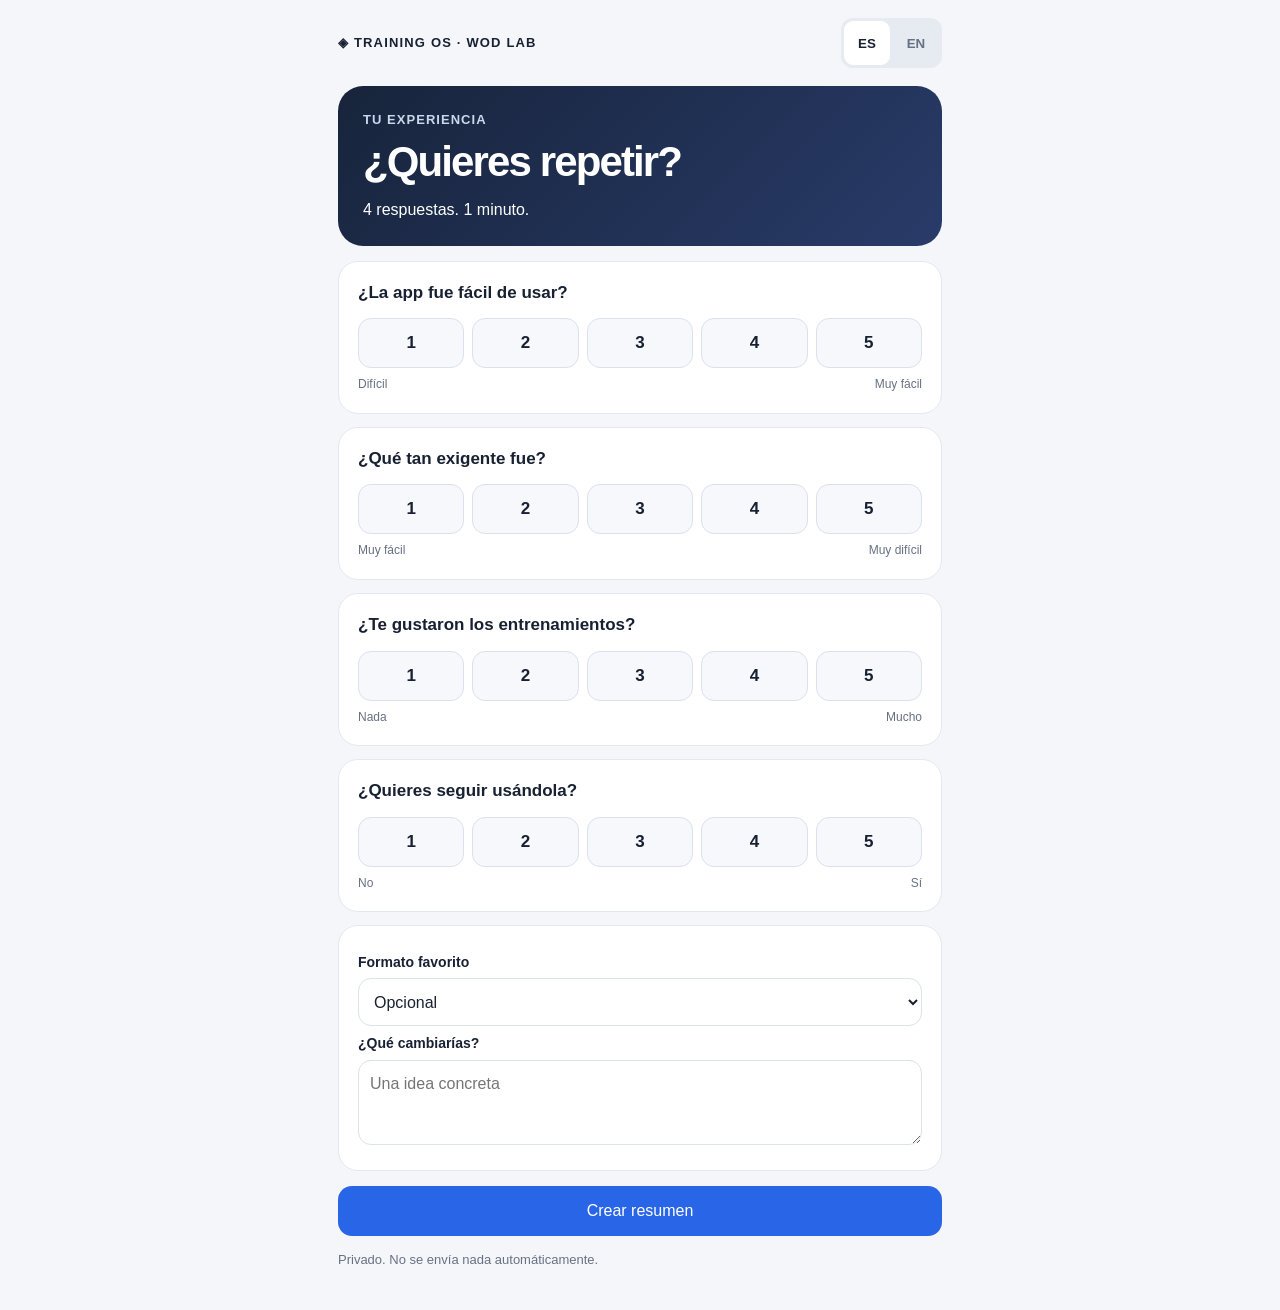
<file: pilots/wod-lab-v011/training_os_wod_feedback_v01.html>
<!doctype html><html lang="es"><head><meta charset="utf-8"><meta name="viewport" content="width=device-width,initial-scale=1,viewport-fit=cover"><meta name="theme-color" content="#f5f6fa"><title>Training OS · Feedback V0.1</title><style>
:root{--ink:#182132;--muted:#677184;--blue:#2865e7;--bg:#f5f6fa;--line:#e4e8ef;--safe:env(safe-area-inset-bottom)}*{box-sizing:border-box}body{background:var(--bg);margin:0;color:var(--ink);font:16px/1.45 -apple-system,BlinkMacSystemFont,"SF Pro Text",sans-serif}main{max-width:640px;margin:auto;padding:18px 18px calc(40px + var(--safe))}.top{display:flex;align-items:center;justify-content:space-between;margin-bottom:18px}.brand{font-size:13px;font-weight:850;letter-spacing:.09em}.switch{display:flex;gap:3px;border-radius:12px;padding:3px;background:#e6eaf1}.switch button{min-width:46px;min-height:44px;border:0;background:transparent;border-radius:9px;font-weight:800;color:var(--muted)}.switch button.active{background:white;color:var(--ink)}h1{font-size:clamp(30px,8vw,42px);line-height:1.09;letter-spacing:-.045em;margin:0 0 13px}h2{font-size:17px;margin:0 0 13px}p{margin:0;color:var(--muted)}.goal{background:linear-gradient(135deg,#17243b,#293b69);border-radius:25px;color:#fff;padding:25px;margin-bottom:15px}.goal p{color:#cbd7ed;font-size:13px;letter-spacing:.08em;font-weight:800;margin-bottom:9px}.panel{background:#fff;border:1px solid var(--line);border-radius:20px;padding:19px;margin-top:13px}.rating{display:grid;grid-template-columns:repeat(5,1fr);gap:8px}.rating button{min-width:44px;min-height:50px;border:1px solid #dae1ed;background:#f6f8fb;color:var(--ink);font-weight:800;font-size:17px;border-radius:13px}.rating button[aria-pressed=true]{background:var(--blue);border-color:var(--blue);color:white}.hint{display:flex;justify-content:space-between;margin-top:8px;font-size:12px;color:var(--muted);gap:12px}label{font-size:14px;font-weight:750;display:block;margin:7px 0 6px}select,textarea{font:inherit;width:100%;border-radius:13px;padding:11px;border:1px solid #dce1ea;background:#fff;color:var(--ink);min-height:48px}textarea{min-height:85px;resize:vertical}.btn{min-height:50px;border-radius:14px;border:0;padding:12px 16px;background:var(--blue);color:white;font-weight:800;font:inherit;cursor:pointer}.btn.secondary{background:#e9eef8;color:#2559ad}.btn.full{width:100%;margin-top:15px}.actions{display:flex;gap:9px;flex-wrap:wrap;margin-top:12px}.note{font-size:13px;margin-top:15px}.hidden{display:none}.summary{white-space:pre-wrap;background:#f3f6fb;border-radius:12px;padding:14px;font-size:13px;overflow-wrap:anywhere}button:focus-visible,select:focus-visible,textarea:focus-visible{outline:3px solid #8bb2ff;outline-offset:2px}@media(max-width:360px){main{padding-inline:12px}.panel{padding:14px}.rating{gap:5px}}@media(prefers-reduced-motion:reduce){*{scroll-behavior:auto!important}}
</style></head><body><main><header class="top"><div class="brand">◈ TRAINING OS · WOD LAB</div><div class="switch" role="group" aria-label="Idioma / Language"><button data-lang="es" type="button">ES</button><button data-lang="en" type="button">EN</button></div></header><div id="app"></div></main><script>
(()=>{'use strict';const K='training-os.wod-lab.locale';let lang='es';try{lang=localStorage.getItem(K)==='en'?'en':'es'}catch(_){}const T=(es,en)=>lang==='en'?en:es,answers={},metrics=[['ease',['¿La app fue fácil de usar?','Was the app easy to use?'],['Difícil','Hard'],['Muy fácil','Very easy']],['challenge',['¿Qué tan exigente fue?','How challenging was it?'],['Muy fácil','Too easy'],['Muy difícil','Too hard']],['variety',['¿Te gustaron los entrenamientos?','Did you enjoy the workouts?'],['Nada','Not at all'],['Mucho','Very much']],['repeat',['¿Quieres seguir usándola?','Would you keep using it?'],['No','No'],['Sí','Yes']]];let formValues={favorite:'',note:''},output='';const app=document.querySelector('#app');const esc=x=>String(x??'').replace(/[&<>"']/g,c=>({'&':'&amp;','<':'&lt;','>':'&gt;','"':'&quot;'}[c]));function langSet(x){formValues.favorite=document.querySelector('#favorite')?.value??formValues.favorite;formValues.note=document.querySelector('#note')?.value??formValues.note;lang=x;document.documentElement.lang=lang;try{localStorage.setItem(K,lang)}catch(_){}render()}
function render(){document.documentElement.lang=lang;document.querySelectorAll('[data-lang]').forEach(x=>{x.classList.toggle('active',x.dataset.lang===lang);x.setAttribute('aria-pressed',String(x.dataset.lang===lang))});app.innerHTML=`<section class="goal"><p>${T('TU EXPERIENCIA','YOUR EXPERIENCE')}</p><h1>${T('¿Quieres repetir?','Would you train again?')}</h1><span>${T('4 respuestas. 1 minuto.','4 ratings. 1 minute.')}</span></section>${metrics.map(([id,q,low,high])=>`<section class="panel"><h2>${q[lang==='en'?1:0]}</h2><div class="rating" role="group" aria-label="${q[lang==='en'?1:0]}">${[1,2,3,4,5].map(n=>`<button type="button" data-key="${id}" data-value="${n}" aria-pressed="${answers[id]===n}">${n}</button>`).join('')}</div><div class="hint"><span>${low[lang==='en'?1:0]}</span><span>${high[lang==='en'?1:0]}</span></div></section>`).join('')}<section class="panel"><label for="favorite">${T('Formato favorito','Favorite format')}</label><select id="favorite"><option value="">${T('Opcional','Optional')}</option>${[['AMRAP','AMRAP'],['EMOM','EMOM'],['Fuerza','Strength'],['HIIT','HIIT'],['Peso corporal','Bodyweight'],['Otro','Other']].map(([es,en])=>`<option value="${es}" ${formValues.favorite===es?'selected':''}>${lang==='en'?en:es}</option>`).join('')}</select><label for="note">${T('¿Qué cambiarías?','What would you change?')}</label><textarea id="note" maxlength="800" placeholder="${T('Una idea concreta','One specific idea')}">${esc(formValues.note)}</textarea></section><button class="btn full" id="build">${T('Crear resumen','Generate summary')}</button><div class="panel ${output?'':'hidden'}" id="result"><h2>${T('Listo para compartir','Ready to share')}</h2><div class="summary" id="summary">${esc(output)}</div><div class="actions"><button class="btn secondary" id="copy">${T('Copiar','Copy')}</button><button class="btn secondary" id="download">${T('Descargar .txt','Download .txt')}</button></div></div><p class="note">${T('Privado. No se envía nada automáticamente.','Private. Nothing is sent automatically.')}</p>`}
document.addEventListener('click',async e=>{const b=e.target.closest('button');if(!b)return;if(b.dataset.lang){langSet(b.dataset.lang);return}if(b.dataset.key){answers[b.dataset.key]=Number(b.dataset.value);render();return}if(b.id==='build'){formValues.favorite=document.querySelector('#favorite').value;formValues.note=document.querySelector('#note').value;if(metrics.some(x=>!answers[x[0]])){alert(T('Responde las 4 preguntas.','Rate all 4 questions.'));return}output=[T('Training OS · Evaluación','Training OS · Feedback'),new Date().toLocaleDateString(lang==='en'?'en-US':'es-MX'),...metrics.map(([id,q])=>q[lang==='en'?1:0]+': '+answers[id]+'/5'),T('Formato','Format')+': '+(formValues.favorite||'—'),T('Nota','Note')+': '+(formValues.note||'—')].join('\n');render();document.querySelector('#result').scrollIntoView({block:'nearest'});return}if(b.id==='copy'){try{await navigator.clipboard.writeText(output);b.textContent=T('Copiado','Copied')}catch(_){alert(T('Usa Descargar .txt.','Use Download .txt.'))}return}if(b.id==='download'){const blob=new Blob([output],{type:'text/plain;charset=utf-8'}),u=URL.createObjectURL(blob),a=document.createElement('a');a.href=u;a.download='training-os-wod-feedback-v01.txt';a.click();setTimeout(()=>URL.revokeObjectURL(u),1000)}});document.addEventListener('change',e=>{if(e.target.id==='favorite')formValues.favorite=e.target.value});document.addEventListener('input',e=>{if(e.target.id==='note')formValues.note=e.target.value});window.__FEEDBACK_TEST__={answers,langSet};render();})();
</script></body></html>
</file>
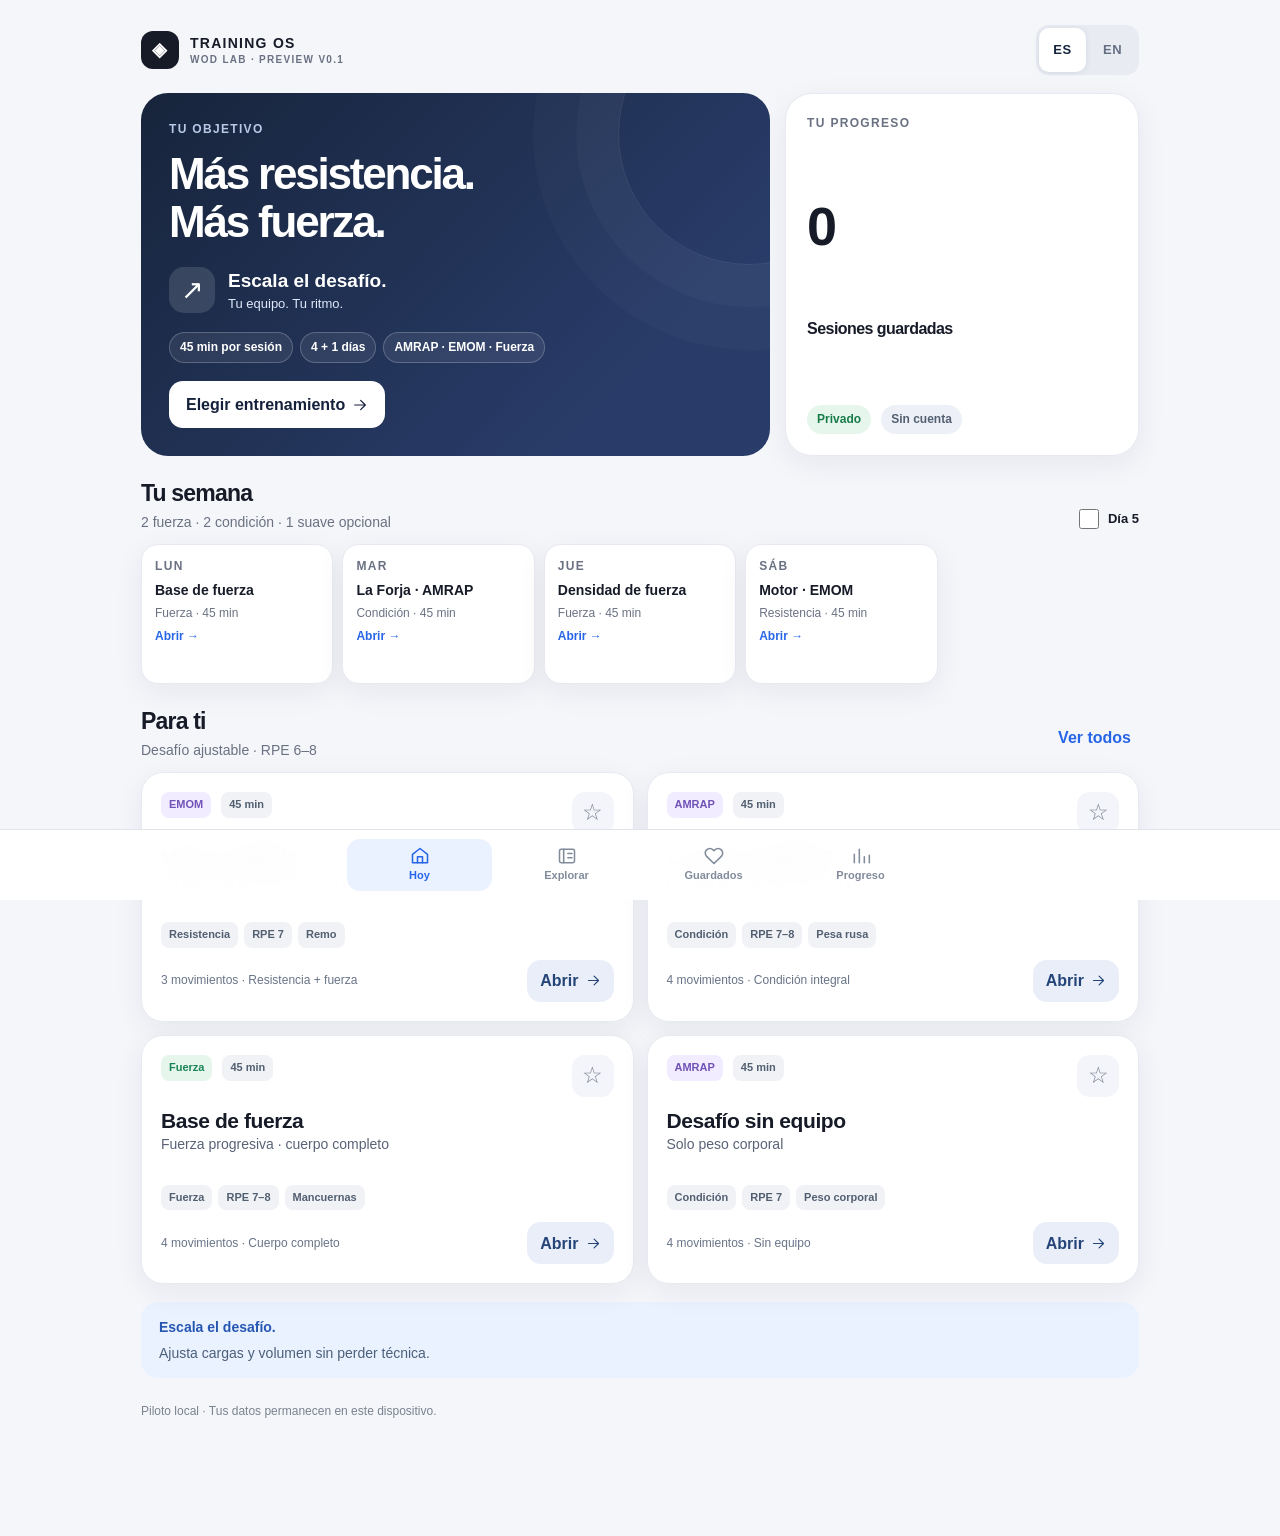
<file: pilots/wod-lab-v011/training_os_wod_lab_v011_pilot.html>
<!doctype html>
<!DOCTYPE html>

<html lang="es">
<head>
<meta charset="utf-8"/><meta content="width=device-width, initial-scale=1, viewport-fit=cover" name="viewport"/>
<meta content="#f5f6fa" name="theme-color"/><meta content="Training OS WOD Lab: bilingual, customizable offline workouts." name="description"/>
<title>Training OS · WOD Lab V0.1</title>
<style>
:root{color-scheme:light;--ink:#171b28;--muted:#6a7182;--blue:#2765e7;--blue2:#eaf1ff;--bg:#f5f6fa;--card:#fff;--line:#e7eaf1;--shadow:0 8px 30px rgba(25,36,66,.065);--rad:22px;--safe:env(safe-area-inset-bottom,0px)}
*{box-sizing:border-box}html{scroll-behavior:smooth}body{margin:0;background:var(--bg);color:var(--ink);font:16px/1.45 -apple-system,BlinkMacSystemFont,"SF Pro Text","Segoe UI",sans-serif;-webkit-font-smoothing:antialiased}button,input,select,textarea{font:inherit}button{cursor:pointer;touch-action:manipulation}button:disabled{opacity:.48;cursor:default}button:focus-visible,input:focus-visible,select:focus-visible,textarea:focus-visible{outline:3px solid #76a6ff;outline-offset:2px}button,input,select,textarea{border-radius:13px}input,select,textarea{max-width:100%;border:1px solid #dfe4ee;background:white;color:var(--ink);padding:11px}input,select{min-height:45px}input[type=checkbox]{min-height:auto}textarea{min-height:84px;resize:vertical}h1,h2,h3,h4,p{margin:0}h1{font-size:clamp(30px,6.5vw,44px);line-height:1.09;letter-spacing:-.05em}h2{font-size:23px;letter-spacing:-.035em;line-height:1.2}h3{font-size:18px;letter-spacing:-.02em}small,.subtle{color:var(--muted)}a{color:var(--blue)}.shell{max-width:1050px;margin:auto;padding:25px 26px calc(115px + var(--safe))}.top{display:flex;align-items:center;justify-content:space-between;gap:12px;margin-bottom:28px}.brand{display:flex;align-items:center;gap:11px;font-size:14px;letter-spacing:.09em;font-weight:850}.mark{background:#171b28;color:white;width:38px;height:38px;border-radius:12px;display:grid;place-items:center;font-size:19px}.pill{display:inline-flex;align-items:center;gap:5px;background:#edf1f7;border-radius:99px;padding:6px 10px;color:#536071;font-size:12px;font-weight:700}.pill.blue{background:var(--blue2);color:var(--blue)}.pill.green{background:#e7f6ed;color:#167c47}.eyebrow{font-size:12px;text-transform:uppercase;letter-spacing:.11em;color:var(--muted);font-weight:800}.intro{display:grid;grid-template-columns:1.28fr .72fr;gap:15px;align-items:stretch;margin-bottom:23px}.hero{background:linear-gradient(135deg,#17243b,#293c69 78%);color:white;border-radius:27px;padding:28px;position:relative;overflow:hidden}.hero:after{content:"";width:260px;height:260px;border:1px solid #ffffff18;box-shadow:0 0 0 42px #ffffff06,0 0 0 85px #ffffff05;border-radius:50%;position:absolute;right:-110px;top:-90px;pointer-events:none}.hero .eyebrow{color:#bac9e8}.hero p{color:#d8dff0;max-width:40ch;margin:12px 0 20px}.hero h1{max-width:15ch}.hero strong{color:#fff}.hero .actions{position:relative;z-index:1}.quick{background:white;border:1px solid var(--line);border-radius:27px;padding:24px;box-shadow:var(--shadow);display:flex;flex-direction:column;justify-content:space-between;gap:12px}.quick-number{font-size:54px;line-height:1;font-weight:800;letter-spacing:-.05em}.quick h2{font-size:19px}.two{display:flex;gap:10px;align-items:center;flex-wrap:wrap}.btn{border:0;background:var(--blue);color:#fff;font-weight:750;padding:12px 17px;min-height:46px;border-radius:14px;display:inline-flex;gap:7px;align-items:center;justify-content:center;text-align:center}.btn.dark{background:#1b2234}.btn.light{background:#e9eef9;color:#254578}.btn.white{background:#fff;color:#15213b}.btn.ghost{background:transparent;color:var(--blue);border:1px solid #c8d7f7}.btn.danger{background:#fff0f0;color:#ad3333}.btn.compact{padding:9px 13px;min-height:42px}.btn.wide{width:100%}.btn:focus-visible{outline-offset:4px}.section-header{display:flex;justify-content:space-between;align-items:flex-end;gap:10px;margin:24px 0 12px}.section-header p{color:var(--muted);margin-top:4px;font-size:14px}.linkbtn{border:none;background:transparent;color:var(--blue);font-weight:750;padding:8px;min-height:44px}.schedule{display:grid;grid-template-columns:repeat(5,minmax(0,1fr));gap:9px}.day{background:#fff;border:1px solid var(--line);border-radius:17px;padding:13px;min-height:140px;text-align:left;box-shadow:var(--shadow);display:flex;flex-direction:column;gap:6px;align-items:flex-start;color:var(--ink)}.day b{font-size:14px;line-height:1.25}.day small{font-size:12px}.day strong{font-size:12px;color:var(--blue)}.day.optional{background:#fdfefa;border-style:dashed}.day:focus-visible,.wod:focus-within{outline:3px solid #97b6ff}.filters{display:flex;align-items:center;gap:9px;flex-wrap:wrap;margin:10px 0 15px}.filters button{border:1px solid var(--line);background:#fff;color:#536071;border-radius:99px;padding:8px 13px;font-weight:700;min-height:42px}.filters button.active{background:#1b2234;color:#fff;border-color:#1b2234}.search{flex:1;min-width:160px;position:relative}.search input{width:100%;padding-left:37px;background:#fff}.search svg{position:absolute;left:12px;top:14px;color:#929bb0}.library{display:grid;grid-template-columns:repeat(2,minmax(0,1fr));gap:13px}.wod{background:#fff;border:1px solid var(--line);border-radius:var(--rad);padding:19px;box-shadow:var(--shadow);display:flex;flex-direction:column;gap:12px;min-width:0}.wod-head{display:flex;justify-content:space-between;gap:6px;align-items:start}.wod h3{font-size:21px;line-height:1.18}.wod p{font-size:14px;color:#596276;min-height:39px}.wod .meta{display:flex;gap:6px;flex-wrap:wrap}.tag{border-radius:8px;background:#f0f2f6;padding:5px 8px;font-size:11px;font-weight:750;color:#525f71}.tag.violet{background:#f1ecff;color:#7152b7}.tag.green{background:#e7f6ed;color:#188453}.tag.orange{background:#fff3e3;color:#a16b25}.fav{border:0;background:#f3f5fa;color:#7c8493;font-size:23px;width:42px;height:42px;min-width:42px;min-height:42px;display:grid;place-items:center}.fav.selected{color:#e9a931;background:#fff6e3}.wod-foot{display:flex;justify-content:space-between;align-items:center;gap:10px;margin-top:auto}.statline{font-size:12px;color:#687387;display:flex;gap:9px;flex-wrap:wrap}.mutednote{font-size:13px;color:var(--muted)}.nav{position:fixed;bottom:0;left:0;right:0;z-index:40;background:#fffffff5;backdrop-filter:blur(20px);border-top:1px solid #dfe3ec;padding:9px 12px calc(9px + var(--safe));display:flex;justify-content:center;gap:2px}.nav button{width:min(23%,145px);border:0;background:transparent;color:#818b9c;border-radius:13px;min-height:52px;display:flex;flex-direction:column;align-items:center;justify-content:center;font-size:11px;font-weight:700;gap:2px}.nav button svg{width:20px;height:20px}.nav button.active{color:var(--blue);background:#eaf1ff}.notice{border-radius:15px;background:#f0f5ff;color:#395684;padding:12px 14px;font-size:13px;line-height:1.5;margin:13px 0}.notice.warn{background:#fff5e9;color:#815423}.notice.good{background:#e7f7ed;color:#24794c}.screen{display:none}.screen.active{display:block}.backline{display:flex;justify-content:space-between;align-items:center;gap:9px;margin:0 0 16px}.formgrid{display:grid;grid-template-columns:repeat(2,minmax(0,1fr));gap:12px}.field{display:flex;flex-direction:column;gap:5px;min-width:0}.field label{font-weight:750;font-size:13px}.field input,.field select,.field textarea{width:100%}.field.full{grid-column:1/-1}.panel{background:#fff;border:1px solid var(--line);border-radius:var(--rad);padding:21px;box-shadow:var(--shadow)}.panel + .panel{margin-top:14px}.panel p{color:#626d7b;font-size:14px}.detail-grid{display:grid;grid-template-columns:1.2fr .8fr;gap:14px}.moves{display:grid;gap:8px;margin-top:14px}.move{padding:12px 14px;border-radius:14px;background:#f5f7fb;display:flex;gap:10px;align-items:start;justify-content:space-between}.move b{font-size:14px}.move small{display:block;font-size:12px;max-width:45ch}.move .dose{font-weight:800;color:#2957b5;white-space:nowrap;font-size:13px}.timeline{display:flex;gap:5px;overflow:hidden;border-radius:8px;height:8px;margin:13px 0}.timeline span{display:block;background:#83b4f5}.timeline span:nth-child(2){background:#386cdd}.timeline span:nth-child(3){background:#acd3d8}.summarygrid{display:grid;grid-template-columns:repeat(3,minmax(0,1fr));gap:9px}.metric{border-radius:15px;background:#f5f7fb;padding:15px}.metric strong{font-size:23px;letter-spacing:-.04em;display:block}.metric small{display:block}.player{max-width:590px;margin:auto}.player-head{display:flex;align-items:center;justify-content:space-between;gap:12px}.phasebox{padding:20px 18px 16px;text-align:center;background:linear-gradient(#fff,#f9faff);border:1px solid var(--line);border-radius:24px;margin-top:13px;box-shadow:var(--shadow)}.clock{font-size:clamp(64px,15vw,92px);line-height:1.05;font-weight:800;letter-spacing:-.065em;font-variant-numeric:tabular-nums}.phasebox h2{font-size:25px;margin:6px 0 8px}.progress-track{height:7px;background:#e6eaf1;border-radius:9px;overflow:hidden;margin:16px 0 6px}.progress-track>div{height:100%;width:0;background:var(--blue);transition:width .15s linear}.phaseextra{display:flex;justify-content:space-between;gap:6px;font-size:12px;color:var(--muted)}.livebody{background:#fff;border:1px solid var(--line);border-radius:21px;padding:18px;margin:12px 0}.livebody h3{margin-bottom:9px}.livebody p{font-size:14px;color:var(--muted)}.focused{background:#edf3ff;color:#244da6;border:1px solid #c8daf9;border-radius:13px;padding:11px;margin:9px 0}.live-controls{position:sticky;bottom:calc(76px + var(--safe));z-index:21;background:#ffffffef;backdrop-filter:blur(14px);border:1px solid #e5e9f2;border-radius:20px;padding:12px;box-shadow:0 8px 24px #1b223422;display:grid;grid-template-columns:1fr 1fr;gap:8px}.live-controls .fine{grid-column:1/-1;display:flex;justify-content:space-between;gap:10px}.live-controls .fine button{background:transparent;border:0;color:#6a7284;min-height:44px;font-size:13px;font-weight:700;padding:6px 10px}.pulse{animation:pulse 1.4s ease-in-out infinite}@keyframes pulse{50%{opacity:.6}}.resume-tag{background:#fff5dd;color:#88631d;padding:7px 12px;border-radius:99px;font-weight:800;font-size:12px}.histrow{padding:14px 0;display:flex;justify-content:space-between;gap:10px;border-bottom:1px solid var(--line)}.histrow:last-child{border-bottom:0}.rating{display:flex;gap:6px;margin-top:7px;flex-wrap:wrap}.rating button{background:#f1f3f8;color:#637088;border:1px solid #e4e8ef;border-radius:12px;min-width:38px;min-height:44px;font-weight:800}.rating button.active{background:#2869e8;color:#fff}.blank{border:1px dashed #c8cfda;text-align:center;border-radius:20px;padding:30px;color:var(--muted)}.toast{position:fixed;top:calc(env(safe-area-inset-top,0px) + 13px);left:50%;transform:translateX(-50%);z-index:100;background:#1a2335;color:#fff;padding:10px 16px;border-radius:12px;box-shadow:0 10px 30px #17243b3b;font-size:13px;display:none;max-width:90vw}.toast.show{display:block}.footerline{margin-top:24px;font-size:12px;color:#7a8290;line-height:1.6}.wide-space{margin-top:20px}.hide{display:none!important}
@media(max-width:780px){.intro{grid-template-columns:1fr}.quick{display:grid;grid-template-columns:auto 1fr;align-items:center}.quick h2{grid-column:2}.quick .two{grid-column:1/-1}.schedule{grid-template-columns:repeat(5,minmax(0,1fr))}.day{padding:10px;min-height:138px}.library{gap:10px}.shell{padding:18px 18px calc(120px + var(--safe))}}
@media(max-width:600px){.shell{padding:13px 15px calc(112px + var(--safe))}.top{margin-bottom:17px}.hero{padding:24px;border-radius:23px}.hero h1{font-size:38px}.quick-number{font-size:40px}.schedule{grid-template-columns:repeat(2,minmax(0,1fr))}.day{min-height:108px}.day:last-child{grid-column:1/-1;min-height:88px}.library{grid-template-columns:1fr}.detail-grid{grid-template-columns:1fr}.formgrid{grid-template-columns:1fr}.field.full{grid-column:1}.summarygrid{gap:6px}.metric{padding:11px 8px}.metric strong{font-size:20px}.phasebox{padding:15px 15px 14px}.clock{font-size:clamp(58px,15vw,86px)}.live-controls{bottom:calc(72px + var(--safe))}.nav button{width:25%}.filters{gap:6px}}
@media(max-height:540px){.player-mode .top,.player-mode .footerline{display:none}.player-mode .shell{padding-top:5px;padding-bottom:140px}.player-mode .player-head{margin-bottom:0}.player-mode .phasebox{padding:8px;margin-top:4px}.player-mode .phasebox h2{font-size:19px;margin:3px 0}.player-mode .phasebox .clock{font-size:52px}.player-mode .phasebox .progress-track{margin:7px 0 4px}.player-mode .livebody{padding:10px;margin:6px 0}.player-mode .live-controls{position:fixed;bottom:calc(64px + var(--safe));left:12px;right:12px;z-index:45;padding:8px}.player-mode .live-controls .fine button{min-height:40px}.player-mode .nav{padding-top:4px}.player-mode .live-note{margin-top:6px}}
@media(prefers-reduced-motion:reduce){*,*:before,*:after{animation:none!important;transition:none!important;scroll-behavior:auto!important}}


/* V0.1 Apple-inspired hierarchy and localization */
.toast{pointer-events:none}.player-switch{display:none}.player-switch button{border:none;background:#e8ecf5;border-radius:9px;color:#47566d;font-size:11px;font-weight:800;min-height:44px;min-width:44px}.player-switch button[aria-pressed=true]{background:#d9e7ff;color:#2355b6}@media(max-height:540px){.player-mode .player-switch{display:flex;gap:3px}.player-mode .player-head{gap:6px;justify-content:space-between}.player-mode .player-head .pill,.player-mode .player-head .resume-tag{font-size:10px;padding:4px 6px}}.top{margin-bottom:18px}.language-switch{display:flex;align-items:center;gap:3px;border-radius:13px;background:#e8ebf2;padding:3px;flex-shrink:0}.language-switch button{border:0;background:none;color:#667085;font-weight:800;font-size:13px;letter-spacing:.04em;border-radius:10px;min-width:47px;min-height:44px;padding:9px}.language-switch button.active{color:#14243c;background:#fff;box-shadow:0 1px 6px #18243616}.hero{padding:28px}.hero h1{max-width:19ch}.hero p{display:none}.hero .eyebrow{margin-bottom:12px}.hero .actions{margin-top:18px}.challenge{display:flex;align-items:center;gap:13px;margin-top:21px;position:relative;z-index:1}.challenge-dot{font-size:27px;display:grid;place-items:center;width:46px;height:46px;border-radius:15px;background:#ffffff20;flex-shrink:0}.challenge div{display:flex;flex-direction:column}.challenge strong{font-size:19px}.challenge span:not(.challenge-dot){font-size:13px;color:#e0e9fb}.goal-stats{display:flex;gap:7px;flex-wrap:wrap;margin-top:18px;position:relative;z-index:1}.goal-stats span{color:#fff;border:1px solid #ffffff37;background:#ffffff13;border-radius:99px;padding:6px 10px;font-size:12px;font-weight:750}.quick{padding:21px}.quick h2{font-size:16px}.coach-note{background:#eaf1ff;border-radius:17px;margin:18px 0;padding:15px 18px;display:flex;gap:5px;flex-direction:column;font-size:14px}.coach-note strong{color:#2557b1}.coach-note span{color:#4b607a}.day-label{white-space:nowrap;font-size:13px;font-weight:700;display:flex;align-items:center;gap:6px}.day-label input{width:20px;height:20px}.active-session{margin:14px 0;border-color:#b8cbfd}.detail-title{margin-top:10px}.detail-sub{margin:12px 0;color:var(--muted)}.info-tags{margin:12px 0 25px}.micro{margin-bottom:15px}.action-after{margin-top:12px}.editor{max-width:780px;margin:auto}.editor h1{margin:8px 0}.focused small{display:block;margin-top:6px;color:var(--muted)}.coach-line{display:flex;flex-direction:column;gap:3px;margin-bottom:12px}.coach-line strong{font-size:11px;letter-spacing:.09em;color:var(--blue)}.coach-line span{font-size:15px}.movement-disclosure{margin-top:10px}.live-note{font-size:12px;color:var(--muted);padding:7px}.live-note summary{cursor:pointer}.live-controls .fine button{min-height:44px}.finish-action{color:#a22e2e!important}.completion{text-align:center;padding:26px 19px}.completion h1{margin:14px 0 18px}.completion .summarygrid{text-align:left}.rating-label{margin:9px 0 5px;font-size:13px;color:var(--muted)}
@media(max-width:680px){.intro{grid-template-columns:1fr}.quick{display:none}.hero{padding:24px 22px}.hero h1{font-size:clamp(31px,9vw,42px)}.goal-stats span{font-size:11px}.section-header{margin:19px 0 10px}.section-header h2{font-size:21px}.shell{padding-top:15px}.top{margin-bottom:16px}.brand{font-size:12px;gap:7px}.mark{width:34px;height:34px}.brand small{font-size:9px!important}}
@media(max-width:360px){.shell{padding-left:14px;padding-right:14px}.language-switch button{min-width:44px}.hero h1{font-size:30px}.goal-stats{gap:5px}.goal-stats span{padding:5px 7px}.challenge{margin-top:15px}.challenge strong{font-size:17px}.player .clock{font-size:clamp(52px,17vw,72px)}.live-workout-name{font-size:10px}}
@media(prefers-reduced-motion:reduce){*{scroll-behavior:auto!important;transition:none!important;animation:none!important}}
</style>
</head>
<body><div aria-live="polite" class="toast" id="toast" role="status"></div><div class="shell">
<header class="top"><div class="brand"><span aria-hidden="true" class="mark">◈</span><span>TRAINING OS <small style="display:block;font-size:10px;letter-spacing:.13em">WOD LAB · PREVIEW V0.1</small></span></div><div aria-label="Idioma / Language" class="language-switch" role="group"><button aria-pressed="true" class="active" data-lang="es" type="button">ES</button><button aria-pressed="false" class="" data-lang="en" type="button">EN</button></div></header>
<main id="main" tabindex="-1"></main><footer class="footerline" id="footer">Piloto privado · Archivo autónomo sin servidor. Sin sensores ni verificación biométrica.</footer>
</div><nav aria-label="Navegación principal" class="nav" id="nav"></nav>
<script>
(()=>{'use strict';
const KEY='training-os.wod-lab.v0'; const mk=(id,title,type,benefit,focus,equip,level,moves,subtitle,main=30,work=40,rest=80)=>({id,title,type,benefit,focus,equip,level,moves,subtitle,warm:8,main,cool:7,work,rest,custom:false});
const BASE=[
mk('barbell-base','Strength · Base pesada','Fuerza','Fuerza','Tren completo',['Mancuernas','Banco','Barra'], 'RPE 7–8',[['Sentadilla goblet / front squat','4×6–8','Usa la variante que controlas; 2–3 reps en reserva.'],['Press en banco con mancuernas','4×6–8','Escápulas firmes, sin rebote.'],['Remo unilateral con mancuerna','3×10/lado','Tronco estable.'],['Peso muerto rumano con mancuernas','3×8','Bisagra controlada, evita fallo.']], 'Cargas progresivas · técnica antes de intensidad'),
mk('engine-emom','Engine Builder · 30','EMOM','Resistencia','Motor + fuerza',['Remo','Mancuernas','Peso corporal'],'RPE 7',[['Remo','35–40 s','Mantén técnica y margen para recuperar.'],['Sentadilla goblet','8–12 reps','Carga moderada, sin perder postura.'],['Flexiones','8–15 reps','Escala con banco si hace falta.']], '30 minutos · cada minuto inicia una estación'),
mk('forge-amrap','The Forge · AMRAP 30','AMRAP','Condición','Metcon total',['Kettlebell','Remo','Peso corporal'],'RPE 7–8',[['Kettlebell deadlift','12 reps','No cambiar a swing si no dominas técnica.'],['Flexiones','10 reps','Manos firmes, sin colapsar cadera.'],['Remo','180 m','Ritmo sostenible.'],['Air squats','15 reps','Profundidad cómoda, rodillas alineadas.']], 'Máximas rondas sostenibles con técnica'),
mk('density-strength','Gym Density · Fuerza','Fuerza','Fuerza','Empuje + tirón',['Rack','Barra','Mancuernas','Banco'],'RPE 7–8',[['Peso muerto con barra / mancuernas','4×5','Carga controlable, técnica estricta.'],['Press militar con mancuernas','3×6–8','Evita dolor y extensión lumbar.'],['Remo apoyado en banco','4×8–10','Pausa breve arriba.'],['Split squat con mancuernas','3×8/lado','Escala sin peso si falta estabilidad.']], 'Fuerza compuesta sin máximos'),
mk('bodyweight-only','No-Gear Challenge','AMRAP','Condición','Sin equipo',['Peso corporal'],'RPE 7',[['Air squats','15 reps','Control y respiración.'],['Flexiones','10 reps','Variante inclinada si es necesario.'],['Mountain climbers','20 reps totales','Evita balanceos.'],['Reverse lunges','12 reps totales','Usa rango cómodo.']], 'Viajes, casa, sin accesorios'),
mk('tempo-hiit','Intervals · Low Impact','HIIT','Resistencia','Cardiovascular',['Caminadora','Remo','SkiErg'],'RPE 7',[['Esfuerzo','40 s','Ritmo fuerte pero repetible, sin sprints máximos.'],['Recuperación','80 s','Ritmo fácil, respiración bajo control.']], '15 ciclos 40/80 · cambia de máquina solo si la dominas',30,40,80),
mk('kb-amrap','KB & Core · AMRAP','AMRAP','Condición','Bisagra + core',['Kettlebell','Peso corporal'],'RPE 7',[['KB deadlift','12 reps','Mantén espalda neutra.'],['Step-ups bajos','10/lado','Apoyo firme sin salto.'],['Dead bug','10/lado','Exhala y estabiliza.'],['Bear crawl','10 pasos','Espalda estable.']], 'Variado y exigente sin movimientos olímpicos'),
mk('recovery-flow','Engine Recovery · 45','Recuperación','Recuperación','Base aeróbica',['Caminadora','Remo','Peso corporal'],'RPE 4–5',[['Caminata / remo suave','30 min','Ritmo conversacional, respira por comodidad.']], 'Quinto día opcional · recupera para progresar')
];
const WEEK=[['Lun','barbell-base','Fuerza'],['Mar','forge-amrap','Metcon'],['Jue','density-strength','Fuerza'],['Sáb','engine-emom','Motor'],['Dom','recovery-flow','Opcional']];
const el=document.querySelector('#main'),nav=document.querySelector('#nav'),toastEl=document.querySelector('#toast');
let fallback=false, timer=null, route='home', typeFilter='Todos', query='', detailId=null, session=null, savedScroll=0;
const defaults=()=>({version:1,favorites:[],custom:[],history:[],active:null,day5:false,feedback:[],modified:Date.now()});
function getStore(){try{const s=localStorage.getItem(KEY);if(!s)return defaults();let a=JSON.parse(s);return a&&a.version===1&&Array.isArray(a.history)&&Array.isArray(a.custom)?{...defaults(),...a}:defaults()}catch(e){fallback=true;return defaults()}}
let data=getStore();session=data.active;
function persist(){data.active=session;data.modified=Date.now();try{localStorage.setItem(KEY,JSON.stringify(data));fallback=false;return true}catch(e){fallback=true;return false}}
const $=(s)=>document.querySelector(s);const esc=x=>String(x??'').replace(/[&<>"']/g,c=>({'&':'&amp;','<':'&lt;','>':'&gt;','"':'&quot;',"'":'&#39;'}[c]));const duration=w=>Number(w.warm)+Number(w.main)+Number(w.cool);const all=()=>[...BASE,...data.custom];const lookup=id=>all().find(x=>x.id===id);const isFav=id=>data.favorites.includes(id);
const icons={home:'<path d="m3 10 9-7 9 7v10H3z"/><path d="M9 20v-7h6v7"/>',library:'<rect x="3" y="4" width="18" height="16" rx="2"/><path d="M8 4v16M13 9h5M13 14h5"/>',heart:'<path d="M20.8 4.6a5.5 5.5 0 0 0-7.8 0L12 5.7l-1.1-1.1a5.5 5.5 0 1 0-7.8 7.8L12 21l8.8-8.6a5.5 5.5 0 0 0 0-7.8z"/>',chart:'<path d="M4 20V10M10 20V4M16 20v-7M22 20v-9"/>',play:'<path d="m8 5 11 7-11 7z"/>',plus:'<path d="M12 5v14M5 12h14"/>',clock:'<circle cx="12" cy="12" r="9"/><path d="M12 6v6l4 3"/>',arrow:'<path d="M4 12h16m-7-7 7 7-7 7"/>',pause:'<path d="M8 5v14M16 5v14"/>',check:'<path d="m4 12 5 5L20 6"/>',download:'<path d="M12 3v12m-5-5 5 5 5-5M4 17v4h16v-4"/>',settings:'<path d="M4 7h16M4 12h16M4 17h16"/>'};
const icon=(n,sz=18)=>`<svg width="${sz}" height="${sz}" viewBox="0 0 24 24" fill="none" stroke="currentColor" stroke-width="1.85" stroke-linecap="round" stroke-linejoin="round" aria-hidden="true">${icons[n]||icons.arrow}</svg>`;
const types=['Todos','AMRAP','EMOM','Fuerza','HIIT','Recuperación'];


function toast(t){toastEl.textContent=t;toastEl.classList.add('show');clearTimeout(toast._id);toast._id=setTimeout(()=>toastEl.classList.remove('show'),3000)}
function btn(t,action,cls='btn'){return `<button class="${cls}" data-action="${action}">${t}</button>`}






function segments(w){let v=[{kind:'warm',label:'Calentamiento',seconds:w.warm*60}];if(w.type==='EMOM'){for(let n=0;n<w.main;n++)v.push({kind:'emom',label:w.moves[n%w.moves.length][0],seconds:60,station:n+1,cycle:Math.floor(n/w.moves.length)+1,move:n%w.moves.length});}else if(w.type==='HIIT'){let elapsed=0,i=0;while(elapsed<w.main*60){let step=Math.min(w.work,w.main*60-elapsed);v.push({kind:'effort',label:'Esfuerzo controlado',seconds:step,cycle:i+1});elapsed+=step;if(elapsed>=w.main*60)break;step=Math.min(w.rest,w.main*60-elapsed);v.push({kind:'recovery',label:'Recuperación',seconds:step,cycle:i+1});elapsed+=step;i++;}}else v.push({kind:'main',label:w.type==='AMRAP'?'AMRAP · Rondas':w.type==='Fuerza'?'Bloque de fuerza':'Ritmo conversacional',seconds:w.main*60});v.push({kind:'cool',label:'Vuelta a la calma',seconds:w.cool*60});return v}
function begin(id){const w=lookup(id);if(!w)return;if(session){toast(L('Termina o continúa la sesión actual.','Finish or resume your current workout.'));route='player';render();return}let now=Date.now();session={id:`wod-${now}-${Math.round(Math.random()*10000)}`,workout:JSON.parse(JSON.stringify(w)),segments:segments(w),idx:0,status:'running',deadline:now+w.warm*60000,leftMs:w.warm*60000,liveAt:now,liveInitial:w.warm*60000,guidedMs:0,startedAt:new Date(now).toISOString(),records:[],rounds:0,sets:0,exerciseIdx:0,skippedMoves:[],early:false};persist();route='player';window.scrollTo({top:0,behavior:'instant'});render()}
function remaining(s,now=Date.now()){return s.status==='running'?Math.max(0,s.deadline-now):Math.max(0,s.leftMs||0)}
function guided(s,now=Date.now()){return s.guidedMs+(s.status==='running'?Math.min(s.liveInitial,Math.max(0,now-s.liveAt)):0)}
function shift(s,at,reason,elapsedOverride){let seg=s.segments[s.idx],actual=elapsedOverride??Math.min(s.liveInitial,Math.max(0,at-s.liveAt));s.guidedMs+=actual;s.records.push({segment:s.idx,kind:seg.kind,action:reason,elapsedMs:actual,time:new Date(at).toISOString()});if(reason==='skip'||reason==='early')s.early=true;s.idx++;if(s.idx>=s.segments.length){s.status='ready';s.deadline=null;s.leftMs=0;return}let dur=s.segments[s.idx].seconds*1000;s.liveAt=at;s.liveInitial=dur;s.deadline=at+dur;s.leftMs=dur;s.status='running'}
function catchUp(){if(!session||session.status!=='running')return false;let now=Date.now(),changed=false;for(let i=0;i<300&&session.status==='running'&&now>=session.deadline;i++){const at=session.deadline;shift(session,at,'timer',session.liveInitial);changed=true;}if(changed)persist();return changed}
function sessionAction(action){if(!session)return;catchUp();let s=session,now=Date.now();if(action==='pause'&&s.status==='running'){s.guidedMs+=Math.min(s.liveInitial,Math.max(0,now-s.liveAt));s.leftMs=remaining(s,now);s.status='paused';s.deadline=null;}else if(action==='resume'&&s.status==='paused'){s.status='running';s.liveAt=now;s.liveInitial=s.leftMs;s.deadline=now+s.leftMs;}else if((action==='next'||action==='skip')&&['running','paused'].includes(s.status)){const reason=action==='skip'?'skip':'early',wasPaused=s.status==='paused';shift(s,now,reason,wasPaused?0:undefined);if(wasPaused&&s.status==='running'){s.leftMs=s.segments[s.idx].seconds*1000;s.liveInitial=s.leftMs;s.liveAt=now;s.deadline=null;s.status='paused';}}else if(action==='cool'&&['running','paused'].includes(s.status)){const wasPaused=s.status==='paused';let until=s.segments.findIndex((g,i)=>i>=s.idx&&g.kind==='cool');if(until<0)return;if(s.status==='running'){s.guidedMs+=Math.min(s.liveInitial,Math.max(0,now-s.liveAt))}s.records.push({segment:s.idx,action:'early',kind:s.segments[s.idx].kind,elapsedMs:0});for(let i=s.idx+1;i<until;i++)s.records.push({segment:i,action:'skip',kind:s.segments[i].kind,elapsedMs:0});s.early=true;s.idx=until;s.status='running';s.liveAt=now;s.leftMs=s.segments[until].seconds*1000;s.liveInitial=s.leftMs;s.deadline=now+s.leftMs;if(wasPaused){s.deadline=null;s.status='paused';}}else if(action==='finish'&&['running','paused'].includes(s.status)){if(s.status==='running')s.guidedMs+=Math.min(s.liveInitial,Math.max(0,now-s.liveAt));s.early=true;s.status='ready';s.deadline=null;s.leftMs=0;}else if(action==='round'&&s.status==='running'){s.rounds++}else if(action==='set'&&s.status==='running'){s.sets++}else if(action==='move'&&['running','paused'].includes(s.status)){s.exerciseIdx=(s.exerciseIdx+1)%s.workout.moves.length}else if(action==='skipmove'&&['running','paused'].includes(s.status)){s.skippedMoves.push(s.exerciseIdx);s.exerciseIdx=(s.exerciseIdx+1)%s.workout.moves.length;s.early=true}else if(action==='discard'){if(!confirm(L('¿Descartar sesión sin guardar?','Discard without saving?')))return;session=null;route='home';persist();render();return}else return;persist();render()}
function fmt(ms){let sec=Math.ceil(Math.max(0,ms)/1000),m=Math.floor(sec/60);return `${String(m).padStart(2,'0')}:${String(sec%60).padStart(2,'0')}`}
function currentStage(s){return s.segments[Math.min(s.idx,s.segments.length-1)]}





function saveSession(){if(!session||session.status!=='ready')return;const s=session;if(data.history.some(x=>x.id===s.id)){session=null;persist();route='progress';render();return;}let entry={id:s.id,workoutId:s.workout.id,name:s.workout.title,type:s.workout.type,benefit:s.workout.benefit,plannedM:duration(s.workout),guidedSeconds:Math.floor(s.guidedMs/1000),rounds:s.rounds,sets:s.sets,skips:s.records.filter(x=>x.action==='skip').length+s.skippedMoves.length,early:!!s.early,completedAt:new Date().toISOString(),difficulty:null,liked:null,notes:'',records:s.records};data.history.unshift(entry);const copy=session;session=null;if(!persist()){session=copy;data.history.shift();toast(L('No se pudo guardar. Conserva esta pantalla.','Save failed. Keep this screen open.'));return;}route='progress';render();toast(L('Sesión guardada.','Workout saved.'));}

function exportJSON(){const bytes=JSON.stringify({...data,active:null},null,2),blob=new Blob([bytes],{type:'application/json'}),url=URL.createObjectURL(blob),a=document.createElement('a');a.href=url;a.download='training-os-wod-lab-respaldo.json';a.click();setTimeout(()=>URL.revokeObjectURL(url),3000);toast('Respaldo generado')}
function saveCustom(form){const fd=new FormData(form),name=String(fd.get('wname')||'').trim(),txt=String(fd.get('wmoves')||'').trim();if(name.length<3||!txt){toast(L('Faltan nombre o movimientos.','Name and movements required.'));return}const lines=txt.split(/\n/).map(x=>x.trim()).filter(Boolean).slice(0,18);const moves=lines.map(x=>{let a=x.split('|').map(v=>v.trim());return [a[0]||L('Ejercicio','Movement'),a[1]||L('A elección','Your choice'),L('Ajusta según técnica.','Scale to your technique.')]});const w=mk('custom-'+Date.now(),name,String(fd.get('wtype')),String(fd.get('wbenefit')),'Personalizado',String(fd.get('wequip')||'Peso corporal').split(',').map(x=>x.trim()).filter(Boolean).slice(0,8),'Autoajustable',moves,String(fd.get('wdescription')||'Rutina propia').trim().slice(0,600),Number(fd.get('wmain')));if(duration(w)>45||moves.length<1){toast(L('Revisa duración y movimientos.','Check duration and movements.'));return}w.custom=true;data.custom.unshift(w);if(!persist()){data.custom.shift();toast(L('No se pudo guardar.','Save failed.'));return}detailId=w.id;route='detail';render();toast(L('Añadido a tu biblioteca.','Added to your library.'))}
function restore(file){if(!file)return;const rd=new FileReader();rd.onload=()=>{try{const v=JSON.parse(rd.result);if(v?.version!==1||!Array.isArray(v.custom)||!Array.isArray(v.favorites)||!Array.isArray(v.history)||v.custom.length>100||v.history.length>2000)throw Error('invalid');if(!confirm(L('¿Sustituir biblioteca e historial con este respaldo?','Replace library and history with this backup?')))return;let old=data;data={...defaults(),...v,active:null};session=null;if(!persist()){data=old;toast(L('No se pudo restaurar.','Restore failed.'));return;}route='progress';render();toast(L('Respaldo restaurado.','Backup restored.'));}catch(e){toast(L('Archivo incompatible.','Incompatible file.'));}};rd.readAsText(file)}
function toggleFav(id){if(!lookup(id))return;data.favorites=isFav(id)?data.favorites.filter(x=>x!==id):[...data.favorites,id];if(!persist())toast(L('Favorito no guardado.','Favorite not saved.'));render()}
function updateRating(id,v,type){const h=data.history.find(x=>x.id===id);if(!h)return;if(type==='rate')h.difficulty=v;else h.liked=v;if(!persist())toast(L('No se pudo guardar.','Save failed.'));render()}
function deleteWod(id){const w=lookup(id);if(!w?.custom||!confirm(L('¿Eliminar este entrenamiento? Se conserva el historial.','Delete this workout? History stays.')))return;data.custom=data.custom.filter(x=>x.id!==id);data.favorites=data.favorites.filter(x=>x!==id);persist();route='library';render()}
function render(){document.body.classList.toggle('player-mode',route==='player');navRender();window.clearInterval(timer);timer=null;switch(route){case 'home':el.innerHTML=home();break;case 'library':el.innerHTML=library();break;case 'saved':el.innerHTML=library(true);break;case 'detail':el.innerHTML=detail();break;case 'builder':el.innerHTML=builder();break;case 'player':el.innerHTML=player();break;case 'progress':el.innerHTML=progress();break;default:route='home';el.innerHTML=home();}if(route==='player'&&session&&session.status==='running'){timer=setInterval(()=>{const p=catchUp();if(p){render();return}const c=$('#clock'),bar=$('#progressBar'),g=$('#guidedLabel');if(c)c.textContent=fmt(remaining(session));if(g)g.textContent=`${Math.floor(guided(session)/60000)} ${L('min guiados','guided min')}`;if(bar){let d=session.segments.reduce((v,x)=>v+x.seconds*1000,0);bar.style.width=`${Math.min(100,guided(session)/d*100)}%`}},250)}}
function routeTo(r){if(r==='player'&&!session){toast(L('Elige un entrenamiento.','Choose a workout.'));r='library'}if(route!==r){route=r;window.scrollTo(0,0)}render()}
document.addEventListener('click',e=>{const a=e.target.closest('[data-action],[data-fav],[data-filter],[data-rate],[data-like],[data-route]');if(!a)return;if(a.dataset.route){routeTo(a.dataset.route);return}if(a.dataset.filter){typeFilter=a.dataset.filter;render();return}if(a.dataset.fav){toggleFav(a.dataset.fav);return}if(a.dataset.rate){let [id,v]=a.dataset.rate.split(':');updateRating(id,Number(v),'rate');return}if(a.dataset.like){let [id,v]=a.dataset.like.split(':');updateRating(id,v==='yes','like');return}const cmd=a.dataset.action;if(!cmd)return;if(cmd==='submit-builder'){const f=$('#builderForm');if(f?.reportValidity())saveCustom(f);return}if(cmd.startsWith('goto:')){routeTo(cmd.slice(5));return}if(cmd.startsWith('open:')){detailId=cmd.slice(5);routeTo('detail');return}if(cmd.startsWith('start:')){begin(cmd.slice(6));return}if(cmd.startsWith('fav:')){toggleFav(cmd.slice(4));return}if(cmd.startsWith('delete:')){deleteWod(cmd.slice(7));return}if(cmd==='save-session'){saveSession();return}if(cmd==='export'){exportJSON();return}sessionAction(cmd)});
document.addEventListener('input',e=>{if(e.target.id==='search'){query=e.target.value;const cards=all().filter(w=>(typeFilter==='Todos'||w.type===typeFilter)&&(route!=='saved'||isFav(w.id))).filter(w=>`${wt(w)} ${ws(w)} ${label(w.benefit)} ${w.equip.map(label).join(' ')} ${w.moves.map((_,i)=>mn(w,i)).join(' ')}`.toLowerCase().includes(query.toLowerCase()));const grid=$('.library');if(grid)grid.innerHTML=cards.length?cards.map(card).join(''):`<div class="blank">${L('Sin resultados.','No results.')}</div>`;}});
document.addEventListener('change',e=>{if(e.target.id==='day5'){data.day5=e.target.checked;persist();render()}else if(e.target.id==='importFile')restore(e.target.files?.[0])});
document.addEventListener('visibilitychange',()=>{if(document.visibilityState==='visible'&&session&&session.status==='running'){catchUp();if(route==='player')render()}});
window.addEventListener('pageshow',()=>{if(session?.status==='running'){catchUp();if(route==='player')render()}});
// WOD Lab V0.1 — isolated UI/i18n layer. Engine and persistent workout key retained.
const LOCALE_KEY='training-os.wod-lab.locale';
let locale='es';try{locale=localStorage.getItem(LOCALE_KEY)==='en'?'en':'es'}catch(_){}
const L=(es,en)=>locale==='en'?en:es;
const term={Todos:['Todos','All'],Fuerza:['Fuerza','Strength'],HIIT:['Intervalos','HIIT'],Recuperación:['Recuperación','Recovery'],Condición:['Condición','Conditioning'],Resistencia:['Resistencia','Endurance'],'Peso corporal':['Peso corporal','Bodyweight'],Mancuernas:['Mancuernas','Dumbbells'],Banco:['Banco','Bench'],Barra:['Barra','Barbell'],Remo:['Remo','Rower'],Kettlebell:['Pesa rusa','Kettlebell'],Rack:['Soporte','Rack'],Caminadora:['Caminadora','Treadmill'],SkiErg:['SkiErg','SkiErg'],'Motor + fuerza':['Resistencia + fuerza','Engine + strength'],'Metcon total':['Condición integral','Full body conditioning'],'Tren completo':['Cuerpo completo','Full body'],'Empuje + tirón':['Empuje + tirón','Push + pull'],'Sin equipo':['Sin equipo','No equipment'],'Cardiovascular':['Cardiovascular','Cardio'],'Bisagra + core':['Cadera y abdomen','Hinge + core'],'Base aeróbica':['Base aeróbica','Aerobic base'],Metcon:['Condición','Conditioning'],Motor:['Resistencia','Engine'],Personalizado:['Personalizado','Custom'],Autoajustable:['Ajustable','Adjustable']};
const label=x=>term[x]?.[locale==='en'?1:0]??x;
const META={
'barbell-base':{title:['Base de fuerza','Strength foundation'],subtitle:['Fuerza progresiva · cuerpo completo','Progressive full-body strength'],moves:[['Sentadilla con mancuerna / frontal','Goblet squat / front squat'],['Press con mancuernas en banco','Dumbbell bench press'],['Remo unilateral','Single-arm row'],['Peso muerto rumano','Romanian deadlift']]},
'engine-emom':{title:['Motor · EMOM','Engine builder · EMOM'],subtitle:['Un ejercicio al inicio de cada minuto','One exercise every minute'],moves:[['Remo','Row'],['Sentadilla con mancuerna','Goblet squat'],['Flexiones','Push-ups']]},
'forge-amrap':{title:['La Forja · AMRAP','The Forge · AMRAP'],subtitle:['Rondas constantes · técnica primero','Steady rounds · technique first'],moves:[['Peso muerto con pesa rusa','Kettlebell deadlift'],['Flexiones','Push-ups'],['Remo','Row'],['Sentadillas sin carga','Air squats']]},
'density-strength':{title:['Densidad de fuerza','Strength density'],subtitle:['Movimientos compuestos · cargas controladas','Compound lifts · controlled loads'],moves:[['Peso muerto con barra o mancuernas','Barbell or dumbbell deadlift'],['Press de hombro con mancuernas','Dumbbell overhead press'],['Remo con apoyo','Supported row'],['Sentadilla dividida','Split squat']]},
'bodyweight-only':{title:['Desafío sin equipo','Bodyweight challenge'],subtitle:['Solo peso corporal','Bodyweight only'],moves:[['Sentadillas sin carga','Air squats'],['Flexiones','Push-ups'],['Escaladores','Mountain climbers'],['Desplantes hacia atrás','Reverse lunges']]},
'tempo-hiit':{title:['Intervalos de bajo impacto','Low-impact intervals'],subtitle:['Esfuerzo constante · sin velocidad máxima','Repeatable efforts · no all-out sprints'],moves:[['Esfuerzo','Work'],['Recuperación','Recovery']]},
'kb-amrap':{title:['Pesa rusa y abdomen','Kettlebell & core'],subtitle:['Cadera estable · control del tronco','Strong hinge · stable core'],moves:[['Peso muerto con pesa rusa','Kettlebell deadlift'],['Subida a banco bajo','Low step-ups'],['Abdomen alterno en el suelo','Dead bug'],['Desplazamiento en cuatro apoyos','Bear crawl']]},
'recovery-flow':{title:['Recuperación activa','Active recovery'],subtitle:['Quinto día opcional · ritmo suave','Optional fifth day · easy pace'],moves:[['Caminata o remo suave','Easy walk or row']]}
};
const CUES={
'barbell-base':[['Baja con control. Deja 2–3 repeticiones de reserva.','Control the lowering. Keep 2–3 reps in reserve.'],['Hombros firmes. Sin rebotes.','Stable shoulders. No bouncing.'],['Tronco estable.','Keep your trunk still.'],['Controla la cadera. Evita el fallo.','Control the hip hinge. Avoid failure.']],
'engine-emom':[['Remada constante.','Steady strokes.'],['Carga moderada.','Moderate load.'],['Ajusta la inclinación.','Scale the incline.']],
'forge-amrap':[['Espalda neutra.','Neutral back.'],['Tronco firme.','Brace your core.'],['Ritmo sostenible.','Sustainable pace.'],['Profundidad cómoda.','Comfortable depth.']],
'density-strength':[['Carga manejable.','Manageable load.'],['Sin dolor. Tronco estable.','Stay pain-free. Brace your core.'],['Haz una pausa arriba.','Pause briefly at the top.'],['Controla el equilibrio.','Stay balanced.']],
'bodyweight-only':[['Controla el descenso.','Control the lowering.'],['Usa apoyo elevado si hace falta.','Use an elevated support if needed.'],['Evita balanceos.','Avoid swinging.'],['Da pasos controlados.','Step with control.']],
'tempo-hiit':[['Fuerte, pero repetible.','Hard but repeatable.'],['Recupera la respiración.','Regain your breath.']],
'kb-amrap':[['Espalda neutra.','Neutral spine.'],['Sube sin salto.','Step up without jumping.'],['Exhala con control.','Exhale under control.'],['Controla el tronco.','Keep your trunk stable.']],
'recovery-flow':[['Puedes conversar.','You can hold a conversation.']]
};
function wt(w){return META[w.id]?.title[locale==='en'?1:0]??w.title}
function ws(w){return META[w.id]?.subtitle[locale==='en'?1:0]??w.subtitle}
function mn(w,i){return META[w.id]?.moves[i]?.[locale==='en'?1:0]??w.moves[i]?.[0]??''}
function mc(w,i){return CUES[w.id]?.[i]?.[locale==='en'?1:0]??w.moves[i]?.[2]??L('Mantén la técnica.','Keep good technique.')}
function dose(w,i){return String(w.moves[i]?.[1]??'').replace(/reps?/gi,L('rep','reps')).replace(/\/lado/gi,L('/lado','/side')).replace(/totales/gi,L('totales','total')).replace(/\bmin\b/gi,L('min','min'))}
function miniLang(){return `<div class="player-switch" role="group" aria-label="Idioma / Language"><button type="button" data-lang="es" aria-pressed="${locale==='es'}">ES</button><button type="button" data-lang="en" aria-pressed="${locale==='en'}">EN</button></div>`}
function setLocale(lang){if(!['es','en'].includes(lang)||locale===lang)return;locale=lang;document.documentElement.lang=locale;try{localStorage.setItem(LOCALE_KEY,locale)}catch(_){}render();}
function chip(t){return `<span class="tag ${t==='EMOM'||t==='AMRAP'?'violet':t==='Fuerza'?'green':t==='HIIT'?'orange':''}">${esc(label(t))}</span>`}
function navRender(){const entries=[['home',L('Hoy','Today'),'home'],['library',L('Explorar','Explore'),'library'],['saved',L('Guardados','Saved'),'heart'],['progress',L('Progreso','Progress'),'chart']];nav.innerHTML=entries.map(([r,t,i])=>`<button data-route="${r}" class="${route===r?'active':''}" aria-current="${route===r?'page':'false'}">${icon(i,20)}<span>${t}</span></button>`).join('');document.documentElement.lang=locale;document.querySelectorAll('[data-lang]').forEach(b=>{b.setAttribute('aria-pressed',String(b.dataset.lang===locale));b.classList.toggle('active',b.dataset.lang===locale)});document.querySelector('#footer').textContent=L('Piloto local · Tus datos permanecen en este dispositivo.','Local pilot · Your data stays on this device.');}
function card(w){return `<article class="wod"><div class="wod-head"><div class="two">${chip(w.type)}<span class="tag">${duration(w)} ${L('min','min')}</span></div><button class="fav ${isFav(w.id)?'selected':''}" data-fav="${esc(w.id)}" aria-label="${L('Favorito','Favorite')}: ${esc(wt(w))}" aria-pressed="${isFav(w.id)}">${isFav(w.id)?'★':'☆'}</button></div><div><h3>${esc(wt(w))}</h3><p>${esc(ws(w))}</p></div><div class="meta"><span class="tag">${esc(label(w.benefit))}</span><span class="tag">${esc(w.level)}</span><span class="tag">${esc(label(w.equip[0]||'Peso corporal'))}</span></div><div class="wod-foot"><span class="statline">${w.moves.length} ${L('movimientos','movements')} · ${esc(label(w.focus))}</span>${btn(L('Abrir','Open')+' '+icon('arrow',15),`open:${w.id}`,'btn light compact')}</div></article>`}
function banner(){return fallback?`<div class="notice warn" role="alert">${L('Guardado local no disponible. Abre este archivo desde un sitio seguro para conservar cambios.','Local saving unavailable. Open from a secure site to keep changes.')}</div>`:''}
function home(){const n=data.history.length;return `<section class="intro"><div class="hero"><div class="eyebrow">${L('TU OBJETIVO','YOUR GOAL')}</div><h1>${L('Más resistencia.<br>Más fuerza.','Build endurance.<br>Build strength.')}</h1><div class="challenge"><span class="challenge-dot">↗</span><div><strong>${L('Escala el desafío.','Scale the challenge.')}</strong><span>${L('Tu equipo. Tu ritmo.','Your equipment. Your pace.')}</span></div></div><div class="goal-stats"><span>45 ${L('min por sesión','min sessions')}</span><span>4 + 1 ${L('días','days')}</span><span>AMRAP · EMOM · ${L('Fuerza','Strength')}</span></div><div class="actions">${btn(L('Elegir entrenamiento','Choose workout')+' '+icon('arrow',16),'goto:library','btn white')}</div></div><div class="quick"><div class="eyebrow">${L('TU PROGRESO','YOUR PROGRESS')}</div><div class="quick-number">${n}</div><h2>${L('Sesiones guardadas','Workouts saved')}</h2><div class="two"><span class="pill green">${L('Privado','Private')}</span><span class="pill">${L('Sin cuenta','No account')}</span></div></div></section>${banner()}${session?`<div class="panel active-session"><div class="two" style="justify-content:space-between"><div><span class="eyebrow">${L('EN CURSO','IN PROGRESS')}</span><h3>${esc(wt(session.workout))}</h3></div>${btn(L('Continuar','Continue'),'goto:player')}</div></div>`:''}<div class="section-header"><div><h2>${L('Tu semana','Your week')}</h2><p>${L('2 fuerza · 2 condición · 1 suave opcional','2 strength · 2 conditioning · 1 optional easy')}</p></div><label class="day-label"><input type="checkbox" id="day5" ${data.day5?'checked':''}> ${L('Día 5','Day 5')}</label></div><section class="schedule">${WEEK.map(([d,id,n],i)=>`<button class="day ${i===4?'optional':''} ${i===4&&!data.day5?'hide':''}" data-action="open:${id}"><span class="eyebrow">${(locale==='en'?['Mon','Tue','Thu','Sat','Sun']:[d])[locale==='en'?i:0]}</span><b>${esc(wt(lookup(id)))}</b><small>${esc(label(n))} · 45 min</small><strong>${L('Abrir','Open')} →</strong></button>`).join('')}</section><div class="section-header"><div><h2>${L('Para ti','For you')}</h2><p>${L('Desafío ajustable · RPE 6–8','Scalable challenge · RPE 6–8')}</p></div>${btn(L('Ver todos','View all'),'goto:library','linkbtn')}</div><section class="library">${['engine-emom','forge-amrap','barbell-base','bodyweight-only'].map(id=>card(lookup(id))).join('')}</section><div class="coach-note"><strong>${L('Escala el desafío.','Scale the challenge.')}</strong><span>${L('Ajusta cargas y volumen sin perder técnica.','Adjust load and volume without losing form.')}</span></div>`}
function library(saved=false){let wsx=all().filter(w=>(!saved||isFav(w.id))&&(typeFilter==='Todos'||w.type===typeFilter));let q=query.toLowerCase();wsx=wsx.filter(w=>`${wt(w)} ${ws(w)} ${label(w.benefit)} ${w.equip.map(label).join(' ')} ${w.moves.map((_,i)=>mn(w,i)).join(' ')}`.toLowerCase().includes(q));return `<div class="section-header"><div><div class="eyebrow">${L('BIBLIOTECA','LIBRARY')}</div><h1>${saved?L('Favoritos','Favorites'):L('Entrenamientos','Workouts')}</h1><p>${L('Filtra. Elige. Entrena.','Filter. Pick. Train.')}</p></div>${btn(`${icon('plus',15)} ${L('Crear','Create')}`,'goto:builder','btn compact')}</div>${banner()}<div class="filters"><div class="search">${icon('library',16)}<input id="search" type="search" value="${esc(query)}" placeholder="${L('Buscar ejercicios o equipo','Search movements or equipment')}" aria-label="${L('Buscar entrenamientos','Search workouts')}"></div>${types.map(t=>`<button class="${typeFilter===t?'active':''}" data-filter="${t}">${esc(label(t))}</button>`).join('')}</div><div class="library">${wsx.length?wsx.map(card).join(''):`<div class="blank">${L('Sin resultados.','No results.')}</div>`}</div>`}
function detail(){const w=lookup(detailId);if(!w)return `<div class="blank">${L('No encontrado.','Not found.')}</div>`;return `<div class="backline"><button class="linkbtn" data-action="goto:library">← ${L('Biblioteca','Library')}</button><span class="pill">${duration(w)} min</span></div><div class="detail-grid"><div class="panel"><div class="two">${chip(w.type)}<span class="tag">${esc(w.level)}</span></div><h1 class="detail-title">${esc(wt(w))}</h1><p class="detail-sub">${esc(ws(w))}</p><div class="timeline"><span style="flex:${w.warm}"></span><span style="flex:${w.main}"></span><span style="flex:${w.cool}"></span></div><div class="summarygrid"><div class="metric"><strong>${w.warm}'</strong><small>${L('Calentar','Warm up')}</small></div><div class="metric"><strong>${w.main}'</strong><small>${L('Entrenar','Train')}</small></div><div class="metric"><strong>${w.cool}'</strong><small>${L('Recuperar','Cool down')}</small></div></div><div class="wide-space"><h3>${L('Movimientos','Movements')}</h3><div class="moves">${w.moves.map((m,i)=>`<div class="move"><div><b>${i+1}. ${esc(mn(w,i))}</b><small>${esc(mc(w,i))}</small></div><div class="dose">${esc(dose(w,i))}</div></div>`).join('')}</div></div></div><div class="panel"><h3>${L('Enfoque','Focus')}</h3><div class="two info-tags">${chip(w.benefit)}<span class="tag">${esc(label(w.focus))}</span></div><h3>${L('Equipo','Equipment')}</h3><div class="two info-tags">${w.equip.map(x=>`<span class="tag">${esc(label(x))}</span>`).join('')}</div><p class="micro">${L('Carga a elección · RPE 6–8 · técnica primero.','Choose your load · RPE 6–8 · technique first.')}</p>${btn(`${icon('play',18)} ${L('Empezar','Start workout')}`,'start:'+w.id,'btn wide')}<div class="action-after">${btn(isFav(w.id)?L('★ Guardado','★ Saved'):L('☆ Favorito','☆ Save favorite'),'fav:'+w.id,'btn ghost wide')}</div>${w.custom?`<div class="action-after">${btn(L('Eliminar','Delete'),'delete:'+w.id,'btn danger wide')}</div>`:''}</div></div>`}
function builder(){return `<div class="backline"><button class="linkbtn" data-action="goto:library">← ${L('Biblioteca','Library')}</button><span class="pill blue">${L('NUEVO','NEW')}</span></div><div class="panel editor"><div class="eyebrow">${L('TU BIBLIOTECA','YOUR LIBRARY')}</div><h1>${L('Crea un entrenamiento','Create a workout')}</h1><p class="detail-sub">${L('Guarda tus rutinas favoritas.','Save your favorite routines.')}</p><form id="builderForm" class="formgrid"><div class="field full"><label for="wname">${L('Nombre','Name')} *</label><input id="wname" name="wname" required maxlength="75" placeholder="${L('Mi entrenamiento','My workout')}"></div><div class="field"><label for="wtype">${L('Tipo','Type')}</label><select id="wtype" name="wtype">${['AMRAP','EMOM','Fuerza','HIIT','Recuperación'].map(v=>`<option value="${v}">${label(v)}</option>`).join('')}</select></div><div class="field"><label for="wbenefit">${L('Objetivo','Goal')}</label><select id="wbenefit" name="wbenefit">${['Condición','Fuerza','Resistencia','Recuperación'].map(v=>`<option value="${v}">${label(v)}</option>`).join('')}</select></div><div class="field"><label for="wmain">${L('Bloque principal','Main block')} (min)</label><select id="wmain" name="wmain">${[12,15,18,20,24,25,28,30].map(v=>`<option ${v===30?'selected':''}>${v}</option>`).join('')}</select></div><div class="field"><label for="wequip">${L('Equipo','Equipment')}</label><input id="wequip" name="wequip" maxlength="150" placeholder="${L('Mancuernas, remo','Dumbbells, rower')}"></div><div class="field full"><label for="wmoves">${L('Movimientos','Movements')} *</label><textarea id="wmoves" name="wmoves" rows="6" required placeholder="${L('Sentadillas | 12 rep\nFlexiones | 10 rep\nRemo | 200 m','Squats | 12 reps\nPush-ups | 10 reps\nRow | 200 m')}"></textarea><small>${L('Uno por línea: movimiento | cantidad.','One per line: movement | target.')}</small></div><div class="field full"><label for="wdescription">${L('Nota (opcional)','Note (optional)')}</label><textarea id="wdescription" name="wdescription" maxlength="600"></textarea></div><div class="field full">${btn(`${icon('plus',17)} ${L('Guardar','Save workout')}`,'submit-builder','btn wide')}</div></form></div>`}
function stageName(s,g){if(g.kind==='warm')return L('Calentamiento','Warm-up');if(g.kind==='cool')return L('Vuelta a la calma','Cool-down');if(g.kind==='effort')return L('Esfuerzo','Work');if(g.kind==='recovery')return L('Recuperación','Recovery');if(g.kind==='emom')return `EMOM · ${L('Minuto','Minute')} ${g.station}/${s.workout.main}`;if(g.kind==='main')return label(s.workout.type)==='AMRAP'?L('Rondas','Rounds'):s.workout.type==='Fuerza'?L('Fuerza','Strength'):L('Ritmo suave','Easy pace');return g.label}
function player(){if(!session)return `<div class="blank">${L('Sin sesión activa.','No active workout.')}</div>`;catchUp();const s=session,w=s.workout,g=currentStage(s);if(s.status==='ready')return finishScreen();const left=remaining(s),total=s.segments.reduce((a,b)=>a+b.seconds,0)*1000,progress=Math.min(100,Math.max(0,guided(s)/total*100));const next=s.segments[s.idx+1],inMain=!['warm','cool'].includes(g.kind);let instruction=g.kind==='warm'?L('Movilidad y práctica. Comienza suave.','Mobilize and rehearse. Start easy.'):g.kind==='cool'?L('Baja el ritmo. Respira.','Slow down. Breathe.'):g.kind==='effort'?L('Fuerte, sin perder control.','Push, stay in control.'):g.kind==='recovery'?L('Baja intensidad. Recupera aire.','Slow down. Recover.'):g.kind==='emom'?mc(w,g.move):w.type==='Fuerza'?L('Registra series y avanza cuando estés listo.','Log sets. Move on when ready.'):L('Completa rondas con buena técnica.','Complete rounds with solid form.');
let mainUI='';if(g.kind==='main'&&w.type==='AMRAP'){mainUI=`<div class="focused"><b>${s.rounds} ${L('rondas','rounds')}</b> · ${esc(mn(w,s.exerciseIdx))}</div><div class="two">${btn(L('＋ Ronda','＋ Round'),'round','btn compact')}${btn(L('Ejercicio siguiente','Next movement'),'move','btn light compact')}</div>`}else if(g.kind==='main'&&w.type==='Fuerza'){mainUI=`<div class="focused"><b>${s.exerciseIdx+1}/${w.moves.length}</b> · ${esc(mn(w,s.exerciseIdx))} <span class="dose">${esc(dose(w,s.exerciseIdx))}</span><small>${esc(mc(w,s.exerciseIdx))}</small></div><div class="two">${btn(L(`＋ Serie (${s.sets})`,`＋ Set (${s.sets})`),'set','btn compact')}${btn(L('Ejercicio siguiente','Next movement'),'move','btn light compact')}${btn(L('Omitir ejercicio','Skip movement'),'skipmove','btn ghost compact')}</div>`}else if(g.kind==='emom'){mainUI=`<div class="focused"><b>${esc(mn(w,g.move))}</b> · ${esc(dose(w,g.move))}<small>${esc(mc(w,g.move))}</small></div>`}else if(g.kind==='main'&&w.type==='Recuperación'){mainUI=`<div class="focused"><b>${esc(mn(w,0))}</b></div>`}
let pause=s.status==='paused';return `<section class="player"><div class="player-head"><button class="linkbtn" data-action="goto:home">← ${L('Hoy','Today')}</button>${miniLang()}<span class="${pause?'resume-tag':'pill green'}">${pause?L('EN PAUSA','PAUSED'):L('EN CURSO','IN PROGRESS')}</span></div><div class="eyebrow live-workout-name">${esc(wt(w))} · ${esc(label(w.type))}</div><div class="phasebox"><div class="eyebrow">${inMain?L('ENTRENAR','TRAIN'):g.kind==='warm'?L('PREPARAR','PREPARE'):L('RECUPERAR','RECOVER')} · ${s.idx+1}/${s.segments.length}</div><h2 id="phaseLabel">${esc(stageName(s,g))}</h2><div class="clock" id="clock" role="timer" aria-live="off">${fmt(left)}</div><div class="progress-track" aria-label="${L('Progreso','Progress')}"><div id="progressBar" style="width:${progress}%"></div></div><div class="phaseextra"><span id="nextLabel">${next?`${L('Sigue','Next')}: ${esc(stageName(s,next))}`:L('Sigue: resumen','Next: summary')}</span><span id="guidedLabel">${Math.floor(guided(s)/60000)} ${L('min guiados','guided min')}</span></div></div><div class="livebody"><div class="coach-line"><strong>${L('AHORA','NOW')}</strong><span>${esc(instruction)}</span></div>${mainUI}${inMain&&w.type!=='HIIT'&&w.type!=='EMOM'?`<details class="movement-disclosure"><summary>${L('Ver movimientos','View movements')}</summary><div class="moves">${w.moves.map((m,i)=>`<div class="move"><b>${esc(mn(w,i))}</b><span class="dose">${esc(dose(w,i))}</span></div>`).join('')}</div></details>`:''}</div><div class="live-controls"><button class="btn light wide" data-action="${pause?'resume':'pause'}">${icon(pause?'play':'pause',17)} ${pause?L('Reanudar','Resume'):L('Pausar','Pause')}</button><button class="btn wide" data-action="next">${icon('arrow',17)} ${L('Siguiente','Next')}</button><div class="fine"><button data-action="skip">${L('Omitir','Skip')}</button><button data-action="cool">${L('Enfriar','Cool down')}</button><button data-action="finish" class="finish-action">${L('Finalizar','Finish')}</button></div></div><details class="live-note"><summary>${L('Avisos y conexión','Alerts & offline')}</summary><p>${L('El tiempo se recupera al volver. iOS puede suspender avisos.','Time catches up when you return. iOS may suspend alerts.')}</p></details></section>`}
function finishScreen(){const s=session,w=s.workout,guidedM=Math.round(s.guidedMs/60000),sk=s.records.filter(x=>x.action==='skip').length+s.skippedMoves.length,early=s.early||sk>0;return `<section class="player"><div class="panel completion"><span class="pill green">${icon('check',16)} ${L('LISTO','DONE')}</span><h1>${early?L('Sesión parcial','Partial workout'):L('Sesión terminada','Workout complete')}</h1><div class="summarygrid"><div class="metric"><strong>${guidedM}'</strong><small>${L('Min guiados','Guided min')}</small></div><div class="metric"><strong>${s.rounds||s.sets||'—'}</strong><small>${w.type==='AMRAP'?L('Rondas','Rounds'):w.type==='Fuerza'?L('Series','Sets'):L('Conteo','Count')}</small></div><div class="metric"><strong>${sk}</strong><small>${L('Omisiones','Skips')}</small></div></div><div class="action-after">${btn(`${icon('check',18)} ${early?L('Guardar parcial','Save partial'):L('Guardar sesión','Save workout')}`,'save-session','btn wide')}</div><div class="action-after">${btn(L('Descartar','Discard'),'discard','linkbtn')}</div></div></section>`}
function progress(){const hist=data.history,total=hist.length,last=hist.slice(0,7);return `<div class="section-header"><div><div class="eyebrow">${L('TU PROGRESO','YOUR PROGRESS')}</div><h1>${L('Resultados','Results')}</h1></div>${btn(`${icon('download',16)} ${L('Exportar','Export')}`,'export','btn light compact')}</div>${banner()}<div class="summarygrid"><div class="metric"><strong>${total}</strong><small>${L('Sesiones','Sessions')}</small></div><div class="metric"><strong>${Math.round(hist.reduce((v,x)=>v+x.guidedSeconds,0)/60)}</strong><small>${L('Min guiados','Guided min')}</small></div><div class="metric"><strong>${hist.filter(x=>x.liked===true).length}</strong><small>${L('Repetiría','Would repeat')}</small></div></div><div class="panel wide-space"><h2>${L('Historial','History')}</h2>${last.length?last.map(x=>`<div class="histrow"><div style="flex:1"><b>${esc(META[x.workoutId]?.title[locale==='en'?1:0]??x.name)}</b><div class="mutednote">${new Date(x.completedAt).toLocaleDateString(locale==='en'?'en-US':'es-MX')} · ${Math.round(x.guidedSeconds/60)} min · ${x.early?L('Parcial','Partial'):L('Terminado','Finished')}</div><div class="rating-label">${L('¿Qué tan exigente?','How challenging?')}</div><div class="rating">${[1,2,3,4,5,6,7,8,9,10].map(v=>`<button data-rate="${esc(x.id)}:${v}" class="${x.difficulty===v?'active':''}" aria-pressed="${x.difficulty===v}">${v}</button>`).join('')}</div><div class="two action-after"><span class="mutednote">${L('¿Lo repetirías?','Repeat it?')}</span><button class="btn compact ${x.liked===true?'':'light'}" data-like="${x.id}:yes">${L('Sí','Yes')}</button><button class="btn compact ${x.liked===false?'':'light'}" data-like="${x.id}:no">${L('No','No')}</button></div></div><div>${chip(x.type)}</div></div>`).join(''):`<div class="blank">${L('Tu primera sesión aparecerá aquí.','Your first workout will appear here.')}</div>`}</div><div class="panel wide-space"><h3>${L('Tus datos','Your data')}</h3><p>${L('Guarda una copia local cuando quieras.','Keep a local backup anytime.')}</p><div class="two action-after">${btn(L('Exportar JSON','Export JSON'),'export','btn light')}<label class="btn ghost" for="importFile">${L('Importar','Import backup')}</label><input type="file" id="importFile" accept=".json,application/json" hidden></div></div>`}

document.addEventListener('click',e=>{const b=e.target.closest('[data-lang]');if(b){setLocale(b.dataset.lang);}});
window.__WOD_TEST__={BASE,getState:()=>({route,session,data}),tick:catchUp,segments,begin,action:sessionAction,save:saveSession,go:routeTo};render();
})();</script></body></html>
</file>
<file: apps/home-gym/styles.css>
:root{color-scheme:light;--bg:#f5f5f7;--card:#fff;--ink:#1d1d1f;--muted:#62626a;--line:#e6e6eb;--blue:#0066d6;--blue-soft:#eaf2ff;--green:#166447;--amber:#825200;--safe:env(safe-area-inset-bottom,0px)}
*{box-sizing:border-box}html{scroll-behavior:smooth}body{margin:0;color:var(--ink);background:var(--bg);font:17px/1.45 -apple-system,BlinkMacSystemFont,"Segoe UI",sans-serif;-webkit-font-smoothing:antialiased}button,input,select,textarea{font:inherit}button,a,input,select,summary{touch-action:manipulation}button{cursor:pointer}button:disabled{opacity:.42;cursor:default}button:focus-visible,input:focus-visible,select:focus-visible,textarea:focus-visible,summary:focus-visible{outline:3px solid #72aaff;outline-offset:3px}button{border:0;background:none;color:inherit}button,input,select,summary,.file-label{min-height:44px}button{min-width:44px}input,select,textarea{max-width:100%}a{color:var(--blue)}[hidden]{display:none!important}h1,h2,h3,p{margin:0}h1{font-size:38px;line-height:1.12;letter-spacing:-.045em;font-weight:780}h2{font-size:22px;letter-spacing:-.025em;line-height:1.22}h3{font-size:19px;line-height:1.25;letter-spacing:-.015em}p+p{margin-top:12px}.app-shell{max-width:600px;margin:auto;padding:0 20px calc(105px + var(--safe))}.app-header{height:68px;display:flex;align-items:center;justify-content:space-between;gap:8px}.brand{font-size:13px;font-weight:800;letter-spacing:.12em}.back-button{display:none;align-items:center;gap:5px;padding:0;font-weight:650;color:var(--blue)}.back-button:first-letter{font-size:32px}.week-badge{padding:9px 13px;min-height:44px;background:#e9e9ee;border-radius:14px;font-size:15px;font-weight:650}.page-heading{margin:20px 0 25px}.eyebrow{font-size:14px;letter-spacing:.02em;font-weight:650;color:var(--muted);margin-bottom:7px}.subtitle{font-size:18px;color:var(--muted);margin-top:12px;max-width:31ch}.section-heading{display:flex;align-items:center;justify-content:space-between;gap:12px;margin:26px 0 14px}.section-heading h2{margin:0}.text-button{color:var(--blue);padding:8px 0;font-weight:600;font-size:15px}.card{background:var(--card);border-radius:26px;padding:22px;border:1px solid #ececf0}.hero-card{background:var(--ink);color:#fff;border:0;padding:26px;border-radius:28px}.hero-card .eyebrow{color:#c6c6ce}.hero-card h2{font-size:30px;line-height:1.12;letter-spacing:-.035em;max-width:14ch}.hero-card .hero-note{color:#d5d5dc;margin:12px 0 22px}.hero-card .btn{width:100%;background:#fff;color:#1d1d1f}.hero-top{display:flex;justify-content:space-between;gap:12px}.hero-top .equipment-visual{background:#ffffff15;color:#fff;flex-shrink:0}.btn{display:inline-flex;align-items:center;justify-content:center;gap:8px;min-height:54px;padding:13px 18px;border-radius:17px;font-weight:700;font-size:17px;line-height:1.2;text-align:center;text-decoration:none}.btn.primary{background:var(--blue);color:#fff}.btn.secondary{background:#eaeaef;color:var(--ink)}.btn.quiet{background:#fff;border:1px solid var(--line);color:var(--muted)}.session-choices{display:grid;gap:11px}.session-choice{width:100%;display:grid;grid-template-columns:60px 1fr auto;align-items:center;gap:14px;background:#fff;border:1px solid var(--line);border-radius:22px;padding:14px;text-align:left;min-height:92px}.session-choice strong{font-size:19px;display:block;letter-spacing:-.02em}.session-choice small{font-size:15px;color:var(--muted);display:block;margin-top:3px}.session-choice .chevron{color:#85858d;font-size:25px}.equipment-visual{display:flex;align-items:center;justify-content:center;width:60px;height:60px;border-radius:18px;background:#eaf0fa;color:#245a8e}.equipment-visual svg{width:43px;height:43px}.session-choice.condition .equipment-visual{background:#f1ecdf;color:#766035}.disclosure{margin-top:14px;border-radius:21px;background:#fff;border:1px solid var(--line);padding:0 18px}.disclosure>summary,.nested-disclosure>summary{list-style:none;display:flex;align-items:center;justify-content:space-between;gap:12px;padding:15px 0;font-size:17px;font-weight:650;cursor:pointer;min-height:58px}.disclosure>summary::after,.nested-disclosure>summary::after{content:'+';font-size:23px;color:#88888f;font-weight:400}.disclosure[open]>summary::after,.nested-disclosure[open]>summary::after{content:'−'}.disclosure[open]{padding-bottom:18px}.disclosure p,.disclosure label{font-size:16px;line-height:1.5;color:var(--muted)}.disclosure h3{margin:18px 0 8px}.disclosure summary span{font-size:14px;color:var(--muted);margin-left:auto}.secondary-copy{font-size:15px;line-height:1.5;color:var(--muted)}.save-banner{font-size:14px;color:var(--muted);min-height:22px;margin:0 0 6px;overflow-wrap:anywhere}.save-banner.error{padding:14px;color:#9a2626;background:#ffeded;border-radius:16px;font-size:16px}.refresh{width:100%;margin:10px 0}footer{font-size:13px;color:var(--muted);padding:25px 4px;overflow-wrap:anywhere}.week-control{display:flex;align-items:center;justify-content:space-between;gap:12px;margin:0 0 18px}.week-control select{font-size:21px;font-weight:700;border:0;background:transparent;padding:9px 10px;min-width:160px}.icon-button{height:48px;width:48px;border-radius:16px;background:#fff;border:1px solid var(--line);font-size:28px}.week-summary .section-heading{margin:9px 0}.week-summary h2{font-size:25px}.count{font-size:23px;font-weight:700;color:var(--blue);white-space:nowrap}.calendar{display:grid;grid-template-columns:repeat(7,minmax(44px,1fr));overflow-x:auto;gap:4px;margin:20px -10px 0}.day{padding:8px 0;min-width:0;min-height:72px;display:flex;flex-direction:column;align-items:center;border-radius:13px;gap:6px;color:#75757d}.day .name{font-size:13px}.day strong{font-size:21px;line-height:1}.day.session{background:var(--blue-soft);color:#0756b5}.day.interval{background:#f8f0dd;color:#7a5311}.day.done{box-shadow:inset 0 -3px 0 var(--green)}.roadmap{display:grid;grid-template-columns:repeat(6,minmax(0,1fr));gap:9px}.weekdot{background:#fff;border:1px solid var(--line);border-radius:15px;min-height:58px;font-weight:700;font-size:18px;display:flex;flex-direction:column;justify-content:center;align-items:center;gap:2px}.weekdot .micro{font-size:12px;font-weight:500}.weekdot.selected{background:var(--blue);color:#fff;border-color:var(--blue)}.weekdot.done{border-color:var(--green)}.plan-row{display:flex;align-items:center;justify-content:space-between;gap:12px;padding:8px 0;font-size:17px}.plan-row select{padding:9px 12px;border:1px solid var(--line);border-radius:12px;background:#fff}.tab-bar{position:fixed;bottom:0;left:0;right:0;z-index:30;display:flex;justify-content:space-around;gap:8px;max-width:600px;margin:auto;padding:7px 12px calc(8px + var(--safe));background:#fdfdfdf2;border-top:1px solid #dddddf;backdrop-filter:blur(22px)}.tab-bar button{display:flex;flex-direction:column;align-items:center;justify-content:center;flex:1;gap:1px;min-height:55px;font-size:13px;font-weight:650;color:var(--muted);border-radius:15px}.tab-bar button span{font-size:25px;line-height:1.1}.tab-bar button[aria-current=page]{color:var(--blue);background:#ebf2fc}.workout-heading{margin:16px 0 19px}.workout-heading h1{font-size:34px}.session-tabs{display:flex;padding:4px;background:#e7e7ed;border-radius:15px;margin-top:18px;gap:3px}.session-tabs button{flex:1;min-width:0;min-height:44px;padding:8px 4px;border-radius:11px;font-size:15px;font-weight:650}.session-tabs button.active{background:#fff;box-shadow:0 1px 4px #00000010}.exercise{background:#fff;border:1px solid var(--line);border-radius:26px;padding:22px}.exercise-topline{display:flex;align-items:center;justify-content:space-between;gap:10px;margin-bottom:12px}.exercise-position{font-size:15px;color:var(--muted);font-weight:600}.exercise-arrows{display:flex;gap:7px}.exercise-arrows button{width:44px;height:44px;background:#f1f1f5;border-radius:13px;font-size:24px}.exercise-title{font-size:27px;line-height:1.15;letter-spacing:-.035em;margin:13px 0 10px}.exercise-equipment{display:flex;align-items:center;gap:10px;margin:10px 0 17px;font-size:15px;line-height:1.3;color:var(--muted)}.exercise-equipment .equipment-visual{width:48px;height:48px;border-radius:13px;flex-shrink:0}.exercise-equipment svg{width:35px;height:35px}.prescription{display:grid;grid-template-columns:1.5fr .8fr 1fr;gap:9px;padding:16px 0;border-top:1px solid var(--line);border-bottom:1px solid var(--line)}.prescription dt{font-size:13px;font-weight:600;color:var(--muted);margin-bottom:5px}.prescription dd{font-size:20px;line-height:1.25;font-weight:700;margin:0;letter-spacing:-.025em;overflow-wrap:anywhere}.cue{font-size:17px;line-height:1.45;margin:18px 0 10px}.technique{border-top:1px solid var(--line);margin-top:16px}.technique summary{font-size:16px;font-weight:600;color:var(--blue);padding:13px 0;cursor:pointer;display:flex;align-items:center;min-height:46px}.technique p{font-size:16px;color:var(--muted);margin:10px 0}.exercise-menu{margin:12px 0 0}.exercise-menu summary{font-size:15px;color:var(--blue);padding:12px 0;cursor:pointer}.exercise-list{display:grid;gap:5px}.exercise-link{font-size:16px;text-align:left;padding:10px 12px;border-radius:12px;min-height:48px}.exercise-link[aria-pressed=true]{background:var(--blue-soft);color:var(--blue);font-weight:700}.set-pills{display:flex;align-items:center;gap:8px;margin:19px 0 10px;flex-wrap:wrap}.set-pills span{font-size:15px;color:var(--muted);margin-right:auto}.set-pill{height:44px;min-width:44px;padding:0 10px;border:1px solid var(--line);border-radius:13px;font-size:17px;font-weight:650}.set-pill[aria-pressed=true]{border-color:var(--blue);box-shadow:inset 0 0 0 1px var(--blue);color:var(--blue)}.set-pill[data-status=done]{background:#e8f5ee;color:var(--green)}.set-pill[data-status=skipped]{background:#faf2df;color:var(--amber)}.control{margin:17px 0 0}.control>label,.control>.control-label{display:block;font-size:15px;font-weight:600;color:var(--muted);margin-bottom:7px}.stepper{display:grid;grid-template-columns:50px minmax(0,1fr) 50px;align-items:center;gap:8px}.stepper button{min-height:54px;border-radius:16px;background:#eaf0fa;color:#125ba9;font-size:27px;font-weight:500}.stepper input{width:100%;height:61px;min-width:0;border:1px solid var(--line);border-radius:15px;text-align:center;background:#fafafd;color:var(--ink);font-size:28px;font-weight:700;font-variant-numeric:tabular-nums;padding:6px}.stepper input::placeholder{font-size:23px;font-weight:400;color:#8b8b94}.control select,.result-input{width:100%;min-height:52px;border:1px solid var(--line);border-radius:14px;background:#fafafd;padding:12px 14px;font-size:18px;color:var(--ink)}.zero-button{font-size:14px;color:var(--blue);min-height:44px;padding:8px 0;text-align:left}.zero-button[aria-pressed=true]{color:var(--green);font-weight:700}.field{display:grid;gap:8px;font-size:16px}.field input,textarea{width:100%;padding:12px;border:1px solid var(--line);border-radius:12px;background:#fff;min-height:48px}.field textarea,textarea{min-height:90px;font-size:17px}.set-note{padding-top:8px}.set-note summary{font-size:15px;color:var(--muted);min-height:44px;padding:10px 0;cursor:pointer}.set-state{font-size:14px;color:var(--muted);margin-top:12px}.session-progress{font-size:15px;color:var(--muted);margin:15px 4px}.session-dock{position:fixed;bottom:0;left:0;right:0;z-index:40;max-width:600px;margin:auto;padding:12px 20px calc(12px + var(--safe));display:flex;gap:10px;background:#fdfdfdf5;border-top:1px solid var(--line);backdrop-filter:blur(22px)}.session-dock .btn.primary{flex:1}.session-dock .btn.quiet{min-width:84px;padding-left:12px;padding-right:12px}.workout-options{margin-top:15px}.workout-options summary{padding:12px 0;min-height:44px;font-size:15px;color:var(--blue);cursor:pointer}.workout-options .btn{width:100%;margin-top:8px}.workout-mode .tab-bar{display:none}.workout-mode .back-button{display:flex}.workout-mode .brand{display:none}.workout-mode .app-shell{padding-bottom:calc(120px + var(--safe))}.workout-mode .save-banner{font-size:13px}.executing .workout-heading h1{font-size:27px}.executing .workout-heading{margin-top:8px}.executing .session-tabs{margin-top:12px}.block-list{display:grid;gap:10px;margin:18px 0}.interval-block{display:grid;grid-template-columns:44px 1fr;gap:12px;background:#fff;border:1px solid var(--line);padding:17px;border-radius:20px;align-items:center}.block-number{display:flex;align-items:center;justify-content:center;width:42px;height:42px;border-radius:13px;background:#f0eee6;color:#75602b;font-weight:750;font-size:20px}.interval-block strong{display:block;font-size:22px;letter-spacing:-.025em}.interval-block small{display:block;font-size:16px;color:var(--muted);margin-top:3px}.interval-pair{display:grid;grid-template-columns:1fr 1fr;gap:10px;margin-top:12px}.interval-pair span{background:var(--bg);border-radius:13px;padding:12px;font-size:15px;color:var(--muted)}.interval-pair b{display:block;font-size:26px;color:var(--ink)}.condition-target{font-size:17px;font-weight:650;color:#75602b}.equipment-grid{display:grid;grid-template-columns:repeat(2,minmax(0,1fr));gap:12px}.equipment-card{background:#fff;border:1px solid var(--line);border-radius:23px;padding:18px 15px}.equipment-card .equipment-visual{height:94px;width:100%;background:#f0f3f8;border-radius:16px;margin-bottom:15px}.equipment-card svg{height:72px;width:100px}.equipment-card h2{font-size:19px}.equipment-card p{font-size:14px;color:var(--muted);margin-top:8px}.backup-actions{display:grid;gap:10px;margin:18px 0}.file-label{position:relative;overflow:hidden;cursor:pointer}.file-label input{position:absolute;opacity:0;inset:0;width:100%;height:100%;cursor:pointer}.log{padding:14px 0;border-bottom:1px solid var(--line)}.log summary{font-size:16px;font-weight:650;cursor:pointer;padding:9px 0}.log p{overflow-wrap:anywhere}.nested-disclosure{margin-top:15px;border-top:1px solid var(--line)}.nested-disclosure textarea{margin:10px 0}.complete-card{padding:24px;background:#e8f5ee;border-radius:23px;color:var(--green)}.complete-card h2{font-size:25px}.sr-only{position:absolute;width:1px;height:1px;padding:0;margin:-1px;overflow:hidden;clip:rect(0,0,0,0);white-space:nowrap;border:0}
@media(min-width:700px){.app-shell{padding-top:15px}.equipment-grid{grid-template-columns:repeat(2,minmax(0,1fr))}.page-heading{margin-top:32px}.hero-card{padding:32px}}
@media(max-width:360px){.app-shell{padding-left:14px;padding-right:14px}.exercise{padding:17px}.session-dock{padding-left:14px;padding-right:14px}.prescription{gap:6px}.prescription dd{font-size:18px}.equipment-grid{gap:9px}.equipment-card{padding:14px 11px}.hero-card{padding:23px}.calendar{gap:2px}.week-summary{padding:17px}.day .name{font-size:12px}}
@media(prefers-reduced-motion:reduce){*{scroll-behavior:auto!important;transition:none!important;animation:none!important}}

/* During execution, bring both logging controls into one thumb-sized group. */
.executing .session-tabs{display:none}.executing .workout-heading{margin-bottom:12px}.executing .exercise{padding:18px}.executing .exercise-title{font-size:25px}.executing .exercise-equipment{margin:8px 0 12px}.executing .exercise-equipment .equipment-visual{width:36px;height:36px}.executing .prescription{padding:12px 0}.executing .cue{margin:12px 0;font-size:16px}.logger-controls{display:grid;grid-template-columns:minmax(0,1fr) minmax(0,1fr);gap:12px}.logger-controls .stepper{grid-template-columns:1fr 1fr;gap:6px}.logger-controls .stepper input{grid-row:1;grid-column:1/-1;height:52px;font-size:27px}.logger-controls .stepper button{min-height:44px;font-size:25px}.logger-controls .control{margin-top:10px}.control-rir{margin-top:5px}.control-rir select{min-height:48px}.executing .set-pills{margin-top:15px}.executing .set-note{padding-top:0}

.executing .exercise-topline{margin-bottom:6px}.executing .exercise-title{margin-top:8px}.executing .prescription{margin:12px 0}.executing .set-pills{margin-top:8px}

/* Equipment follows the source prescription, with optional choices in disclosure. */
.exercise-equipment{display:block}.gear-required,.gear-group{display:flex;gap:8px;flex-wrap:wrap}.gear-chip{display:inline-flex;align-items:center;gap:6px;font-size:14px;line-height:1.25}.gear-chip .equipment-visual{width:32px;height:32px;border-radius:9px}.gear-chip .equipment-visual svg{width:27px;height:27px}.gear-options summary{min-height:44px;padding:10px 0;color:var(--blue);font-size:14px;cursor:pointer}.gear-source{font-size:14px}.gear-label{margin:10px 0 6px;font-weight:650}.field-error{font-size:15px;color:#9a2626;margin:4px 0 8px}.stepper input[aria-invalid=true]{border-color:#b32626}.zero-button{line-height:1.3}.zero-button+ .zero-button{display:block}

/* FV's compact kg/lb segmented interaction, with Home Gym-only preferences. */
.weight-heading{display:flex;align-items:center;justify-content:space-between;flex-wrap:wrap;gap:5px;min-width:0}.weight-heading label{font-size:15px;font-weight:600;color:var(--muted)}.unit{display:flex;gap:2px;padding:2px;border-radius:13px;background:#eaeaef;flex-shrink:0}.unit button{min-width:44px;min-height:44px;border-radius:10px;font-size:14px;font-weight:700;padding:5px}.unit button.active{background:#fff;color:var(--blue);box-shadow:0 1px 3px #0001}.logger-controls .control{min-width:0;display:grid;grid-template-rows:50px 29px;align-content:start}.logger-controls .control>.stepper{grid-row:3}.logger-controls .control>label{grid-row:1;align-self:center;margin:0}.load-basis{font-size:12px;line-height:1.2;color:var(--muted);display:block;align-self:center}.load-options{font-size:13px}.load-options summary{min-height:44px;cursor:pointer;padding:12px 0;color:var(--blue)}.load-options p{font-size:13px}.load-options select{font-size:14px;min-height:44px;padding:7px;margin:6px 0}.load-options label{display:block;margin-top:8px}.quick-load{display:grid;grid-template-columns:repeat(2,minmax(0,1fr));gap:6px;margin:8px 0}.quick-load button{min-height:44px;background:var(--blue-soft);border-radius:11px;color:var(--blue);font-size:16px;font-weight:650}#unitNotice:empty{display:none}#unitNotice{font-size:12px;margin:6px 0}.resource{font-size:14px;margin:12px 0}.resource a{display:inline-block;min-height:44px;padding:10px 0;font-weight:600;overflow-wrap:anywhere}.resource small{display:block;font-size:12px;line-height:1.4;color:var(--muted)}.alternative-tip{margin-top:14px;padding-top:12px;border-top:1px solid var(--line)}.alternative-tip>p{font-size:14px}.progress-brief{padding:16px 3px 0}.progress-metrics{display:flex;justify-content:space-between;gap:15px;font-size:13px;color:var(--muted)}.progress-metrics span{flex:1}.progress-metrics b{font-size:20px;letter-spacing:-.02em;color:var(--ink);font-variant-numeric:tabular-nums;margin-right:4px}.progress-brief p{font-size:14px;margin-top:8px}.progress-brief small{display:block;color:var(--muted);font-size:11px;margin-top:7px}.progress-detail{margin:8px 0 18px}.progress-detail div{display:flex;align-items:baseline;justify-content:space-between;gap:16px;padding:9px 0;border-bottom:1px solid var(--line)}.progress-detail dt{font-size:14px;color:var(--muted)}.progress-detail dd{font-size:17px;font-weight:650;margin:0;text-align:right;font-variant-numeric:tabular-nums}#progressSummary>p{font-size:14px}
@media(max-width:360px){.logger-controls .control{grid-template-rows:74px 29px}.weight-heading{align-content:center}.unit button{padding:4px}.progress-metrics{gap:8px}.progress-metrics b{display:block}}

/* V4: visible guidance, explicit movement differences and stable post-save orientation. */
.pro-tip{margin:16px 0;padding:13px 15px;background:#eef4fc;border-radius:15px;border-left:3px solid var(--blue)}.pro-tip strong{display:block;font-size:13px;color:#15559a;margin-bottom:5px}.pro-tip p{font-size:16px;line-height:1.45}.last-time{font-size:13px;color:var(--muted);margin:12px 0}.clear-field{display:block;font-size:14px;color:var(--blue);padding:9px 0;min-height:44px;text-align:left}.movement-options{margin:12px 0;border-top:1px solid var(--line)}.movement-options>summary{font-size:14px;color:var(--blue);padding:12px 0;cursor:pointer}.movement-choice{padding:13px 0;border-top:1px solid var(--line)}.movement-choice>small{display:block;font-size:12px;color:var(--muted);margin-bottom:5px}.movement-choice>b{font-size:16px}.movement-choice>p,.movement-limit p{font-size:14px;line-height:1.45;color:var(--muted);margin-top:7px}.movement-equipment{display:flex;flex-wrap:wrap;align-items:center;gap:7px;font-size:14px;margin:9px 0}.movement-equipment .equipment-visual{width:34px;height:34px;border-radius:10px}.movement-equipment svg{width:28px;height:28px}.movement-choice:not([data-movement=primary]) .equipment-visual{background:#f3eddf;color:#765822}.movement-choice [aria-pressed=true]{color:var(--green)}.movement-limit{font-size:14px;padding:10px 0}.current-set{font-size:15px;font-weight:700;color:var(--blue);margin:6px 0}.exercise-orientation,.completion-state{scroll-margin-top:calc(12px + env(safe-area-inset-top,0px))}.completion-state{padding:16px;background:#e8f5ee;color:var(--green);border-radius:15px;margin-bottom:16px}.completion-state h2{font-size:22px}.completion-state p{font-size:15px;margin-top:7px}
.logger-controls #clearReps{grid-row:4}

/* FV rest execution pattern, independently scoped. The clock and dock frame a scrolling body. */
:root{--vv-bottom:0px;--vv-top:0px;--vv-height:100dvh;--dock-height:90px}
html{scroll-padding-top:calc(12px + env(safe-area-inset-top,0px));scroll-padding-bottom:calc(var(--dock-height) + var(--vv-bottom) + 18px)}
.app-shell,.workout-mode .app-shell{padding-bottom:calc(var(--dock-height) + var(--vv-bottom) + var(--safe) + 28px)}
.session-dock,.tab-bar{bottom:var(--vv-bottom)}
.pro-tip,.setrow input,.setrow select,.setrow button{scroll-margin-top:calc(12px + env(safe-area-inset-top,0px));scroll-margin-bottom:calc(var(--dock-height) + var(--vv-bottom) + 18px)}
.timer-warning{padding:10px 12px;border-radius:12px;background:#fff3d9;color:#724900;font-size:14px;margin:5px 0 10px;flex-shrink:0}
.rest-mini{position:sticky;top:calc(var(--vv-top) + env(safe-area-inset-top,0px));z-index:45;width:100%;display:flex;justify-content:space-between;align-items:center;gap:8px;padding:10px 12px;margin:6px 0 12px;border:1px solid #b9d4f4;border-radius:14px;background:#eaf2ff;color:#145290;font-size:13px;min-height:48px}.rest-mini b{font-variant-numeric:tabular-nums;font-size:20px}.rest-mini>span:last-child{font-size:12px;text-align:right}
.rest-mode{overflow:hidden}.rest-mode .app-shell{height:var(--vv-height);padding-top:0;padding-bottom:0;display:flex;flex-direction:column}.rest-mode main{display:flex;flex:1;min-height:0}.rest-mode .app-header{flex-shrink:0}.rest-mode .save-banner{flex-shrink:0;font-size:12px}.rest-mode .tab-bar,.rest-mode .brand{display:none}.rest-mode .back-button{display:flex}.rest-mode .rest{display:flex;flex-direction:column;width:100%;min-height:0;flex:1;text-align:center}.rest-clock-panel{flex-shrink:0;padding:6px 4px 10px}.rest-clock-panel h1{font-size:13px;letter-spacing:.08em;line-height:1.3;color:var(--muted)}.rest-time{font-size:72px;line-height:1;font-weight:850;letter-spacing:-.05em;font-variant-numeric:tabular-nums;margin:4px 0}.rest-time.ready{color:var(--green)}.rest-prescribed{font-size:14px;color:var(--muted)}.rest-body{flex:1;min-height:0;overflow-y:auto;overscroll-behavior:contain;scroll-padding:12px 0 18px;padding:0 1px 18px;text-align:left}.rest-last{font-size:14px;padding:11px 13px;border-radius:14px;background:#eaeaef;margin:0 0 12px}.rest-next{padding:15px;border-radius:20px;background:#fff;border:1px solid var(--line)}.rest-next h2{font-size:24px;line-height:1.15}.rest-next>p:not(.eyebrow){font-size:14px;color:var(--muted);margin-top:8px}.rest-next .pro-tip{margin-bottom:0}.rest-next .pro-tip p{font-size:15px}.timer-controls{display:flex;flex-wrap:wrap;gap:7px;margin:12px 0}.timer-controls button,#startManualRest{background:#e6e6ed;border-radius:13px;padding:10px 13px;min-height:46px;font-size:15px;font-weight:650}#skipRest{color:#fff;background:#1d1d1f}#manualRest{display:grid;gap:9px;font-size:14px;margin:14px 0}#manualRestSeconds{width:100%;min-height:46px;padding:10px;border:1px solid var(--line);border-radius:12px}.rest-dock{display:flex;align-items:center;gap:10px;flex-shrink:0;border-top:1px solid var(--line);padding:10px 0 calc(10px + var(--safe));background:var(--bg);text-align:left}.rest-dock>div{flex:1;min-width:0}.rest-dock span{display:block;font-size:12px;color:var(--muted);font-variant-numeric:tabular-nums}.rest-dock b{display:block;font-size:13px;line-height:1.25;overflow:hidden;text-overflow:ellipsis;white-space:nowrap}.rest-dock .btn{font-size:15px;min-height:50px;padding:10px 12px;max-width:55%}.rest-body .pro-tip{scroll-margin-top:10px;scroll-margin-bottom:14px}
@media(max-height:500px){.rest-mode .app-header{height:44px}.rest-mode .rest-clock-panel{padding:2px 0 5px}.rest-mode .rest-time{font-size:64px}.rest-mode .rest-dock{padding-top:7px;padding-bottom:calc(7px + var(--safe))}.rest-mode .save-banner{min-height:18px;margin-bottom:3px}.rest-mode .rest-prescribed{font-size:12px}.rest-mode .rest-next{padding:12px}}
.rest-mode .app-shell{position:relative;top:var(--vv-top)}
.condition-plan>p,.condition-plan>label{margin-top:16px;display:block}.condition-plan select,.condition-outcome select{width:100%;min-height:48px;border:1px solid var(--line);border-radius:12px;background:#fff;padding:10px;font-size:17px}.condition-timeline{margin:18px 0;border-left:3px solid #d6b66d;padding-left:14px}.condition-timeline>div{padding:10px 0;border-bottom:1px solid var(--line)}.condition-timeline span{display:block;font-size:14px;color:var(--muted)}.condition-plan .btn{margin-top:16px}.review-check{display:flex!important;align-items:flex-start;gap:10px;margin-top:15px;font-size:15px;line-height:1.4}.review-check input{width:24px;min-width:24px;height:44px;margin:0}.danger{background:#a12828;color:#fff}.condition-mode{overflow:hidden}.condition-mode .app-shell{position:relative;top:var(--vv-top);height:var(--vv-height);padding-bottom:0;display:flex;flex-direction:column}.condition-mode .app-header{flex-shrink:0}.condition-mode .save-banner,.condition-mode .timer-warning{flex-shrink:0}.condition-mode main,.condition-mode #sesiones,.condition-mode #sessionContent{display:flex;flex:1;min-height:0;width:100%}.condition-mode #sesiones{flex-direction:column}.condition-mode .workout-heading,.condition-mode #sessionActions,.condition-mode #sessionProgress,.condition-mode .tab-bar{display:none}.condition-frame{display:flex;flex-direction:column;flex:1;min-height:0;width:100%}.condition-clock-panel{flex-shrink:0;text-align:center;padding:5px 0 12px}.condition-clock-panel h2{font-size:23px}.condition-clock-panel .eyebrow{font-size:12px}.condition-effort{font-weight:700;color:#765822;font-size:17px}.condition-body{flex:1;min-height:0;overflow:auto;overscroll-behavior:contain;padding:5px 2px calc(20px + var(--safe));scroll-padding:12px 0 20px}.condition-body>p,.condition-outcome>p{margin-bottom:15px}.condition-body>.btn{width:100%;margin-top:10px}.condition-body progress{width:100%;height:14px;margin:12px 0 16px;accent-color:#997625}.condition-dock{flex-shrink:0;padding:10px 0 calc(10px + var(--safe));border-top:1px solid var(--line)}.condition-dock .btn{width:100%;min-height:54px}.condition-outcome{display:grid;gap:10px}.condition-outcome label{font-size:15px;font-weight:600}.condition-outcome input:not([type=checkbox]){display:block;width:100%;min-height:48px;padding:10px;border:1px solid var(--line);border-radius:12px;background:#fff}.reported-time{display:grid;grid-template-columns:1fr 1fr;gap:10px}.day.partial{box-shadow:inset 0 -3px 0 var(--amber);background:#faf2df;color:var(--amber)}
#conditionGuide{max-width:600px;width:100%;max-height:none;height:var(--vv-height);top:var(--vv-top);margin:0 auto;border:0;padding:16px 20px 0;background:var(--bg);color:var(--ink);overflow:hidden}#conditionGuide::backdrop{background:#0008}#conditionGuideContent{height:100%;display:flex;flex-direction:column;gap:12px}.guide-heading{flex-shrink:0}.guide-heading time{font-size:32px;font-weight:800;font-variant-numeric:tabular-nums}.guide-body{flex:1;min-height:0;overflow:auto;scroll-padding-bottom:20px;padding-bottom:20px}.guide-body>.equipment-visual{width:100%;height:120px;margin-bottom:16px}.guide-body svg{width:100px;height:100px}.guide-body>p{margin-bottom:16px}.guide-dock{display:grid;gap:8px;flex-shrink:0;padding:10px 0 calc(10px + var(--safe));border-top:1px solid var(--line)}
@media(max-height:500px){.condition-mode .app-header{height:44px}.condition-mode .save-banner{font-size:12px;min-height:18px;margin-bottom:2px}.condition-clock-panel{padding:1px 0 5px}.condition-clock-panel .rest-time{font-size:64px}.condition-clock-panel h2{font-size:18px}.condition-clock-panel .eyebrow{margin-bottom:2px}.condition-clock-panel .condition-effort,.condition-clock-panel #conditionCycle{font-size:13px}.condition-dock{padding-top:7px;padding-bottom:calc(7px + var(--safe))}.condition-dock .btn{min-height:48px}.condition-mode .timer-warning{font-size:12px;padding:6px;margin-bottom:4px}.guide-heading h2{font-size:20px}.guide-body>.equipment-visual{height:80px}.guide-body svg{height:70px}.guide-dock .btn{min-height:46px}}
@media(max-height:500px){.rest-mode .rest-next .pro-tip{padding:8px 10px}.rest-mode .rest-next .pro-tip p{font-size:14px;line-height:1.35}.rest-mode .rest-next .pro-tip strong{font-size:12px;margin-bottom:4px}}

@media(max-height:500px){.condition-body .pro-tip{padding:8px 10px;margin:10px 0}.condition-body .pro-tip p{font-size:14px;line-height:1.35}.condition-body .pro-tip strong{font-size:12px;margin-bottom:4px}}

.condition-mode .app-shell{position:fixed;left:0;right:0;top:var(--vv-top);width:100%}.condition-body{scroll-padding:4px 0}.condition-body .pro-tip{scroll-margin:0}

@media(max-height:500px){.condition-plan-mode .app-header{height:44px}.condition-plan-mode .workout-heading{margin:8px 0 12px}.condition-plan-mode .workout-heading h1{font-size:24px}.condition-plan-mode .session-tabs{margin-top:8px}.condition-plan-mode .condition-plan{padding:16px}.condition-plan-mode .condition-plan h2{font-size:20px}}
/* V4.3: compact player, stable controls and a single explicit save. */
.condition-mode .save-banner:not(.error){display:none}.condition-mode .app-header{height:48px;flex-shrink:0;padding-top:env(safe-area-inset-top,0px)}
.condition-clock-panel{display:grid;grid-template-columns:minmax(0,1fr) auto;align-items:center;gap:6px 12px;text-align:left;padding:8px 0 12px}
.condition-phase-copy{min-width:0}.condition-clock-panel h2{font-size:1.125rem;line-height:1.25;overflow-wrap:anywhere}.condition-phase-copy>p{font-size:.8125rem;line-height:1.35;margin-top:5px;color:var(--muted)}.condition-clock-panel .condition-effort{font-size:inherit;color:#765822}
#conditionClock{font-size:3.25rem;line-height:1.05;font-weight:800;letter-spacing:-.045em;font-variant-numeric:tabular-nums;white-space:nowrap}
#conditionNext{grid-column:1/-1;font-size:.875rem;line-height:1.35;color:var(--muted)}#conditionProgress{grid-column:1/-1;width:100%;height:4px;margin:4px 0 0;accent-color:var(--blue)}
.condition-body{padding:0 2px 12px;scroll-padding:8px 0 18px;overflow-y:auto}.condition-body .pro-tip{margin:8px 0 12px;padding:12px 14px}.condition-body .pro-tip p{font-size:1rem}.condition-body .pro-tip strong{font-size:.8125rem}.condition-body>.btn{font-size:1rem;min-height:46px}.condition-body .secondary-copy{font-size:.875rem}.condition-options{display:flex;flex-wrap:wrap;gap:4px 14px}.condition-options .text-button{font-size:.875rem;min-height:44px;text-align:left}
.condition-dock{display:grid;grid-template-columns:repeat(2,minmax(0,1fr));gap:8px;padding:10px 0 calc(10px + var(--safe));background:var(--bg);max-height:60%;overflow:auto;scroll-padding-bottom:calc(8px + var(--safe))}.condition-dock .btn{width:100%;min-height:46px;max-width:none;font-size:.9375rem;line-height:1.25;padding:11px 8px;border-radius:14px;white-space:normal;overflow-wrap:anywhere}.condition-dock .condition-finish{color:#a12828;background:#f5e9e9}.condition-dock:has(#saveConditionOutcome){grid-template-columns:minmax(0,1fr)}
.condition-outcome{gap:12px;padding:16px 0}.condition-outcome h2{font-size:1.5rem;line-height:1.2}.condition-summary{font-size:1.125rem;font-weight:650}.condition-outcome>p{margin:0}.condition-outcome details{border-top:1px solid var(--line)}.condition-outcome summary{min-height:48px;padding:12px 0;color:var(--blue);cursor:pointer;font-weight:600;font-size:1rem}.condition-outcome label{display:block;margin:8px 0;font-size:.9375rem}.condition-outcome input:not([type=checkbox]),.condition-outcome select,.condition-outcome textarea{font-size:1rem}.condition-outcome #conditionFormError:empty{display:none}.condition-mode #refresh{flex-shrink:0;min-height:44px;font-size:.875rem}
.condition-mode button:focus-visible,.condition-outcome summary:focus-visible{outline:3px solid var(--blue);outline-offset:2px}.condition-mode .timer-warning{font-size:.875rem}.condition-mode .condition-clock-panel[hidden]{display:none}
@media(max-height:500px){.condition-mode .app-header{height:44px}.condition-clock-panel{padding:4px 0 8px;gap:4px 8px}#conditionClock{font-size:2.75rem}.condition-clock-panel h2{font-size:1rem}.condition-phase-copy>p{font-size:.75rem}#conditionNext{font-size:.8125rem}.condition-dock{gap:6px;padding-top:7px;padding-bottom:calc(7px + var(--safe))}.condition-dock .btn{min-height:44px;padding:9px 6px}.condition-outcome{padding:8px 0}.condition-outcome h2{font-size:1.25rem}}
@media(prefers-reduced-motion:reduce){.condition-mode *{scroll-behavior:auto;animation:none;transition:none}}
.condition-frame{overflow:hidden;flex-basis:0}.condition-clock-panel{max-height:42%;min-height:80px;flex-shrink:1;overflow:auto;align-items:start}.condition-body{min-height:24px}.condition-dock{flex-shrink:1;min-height:96px;max-height:55%}
/* Keep the already-large numeric clock compact when text size grows. */
#conditionClock{font-size:clamp(40px,13vw,56px)}.condition-clock-panel h2{overflow-wrap:normal}.condition-dock .btn{font-size:min(.9375rem,24px);overflow-wrap:normal}
.condition-body{min-height:64px}
/* Give long phase names their own row; avoid horizontal scroll after text resizing. */
.condition-clock-panel{grid-template-columns:auto minmax(0,1fr);overflow-x:hidden}.condition-phase-copy{display:contents}.condition-clock-panel h2{grid-column:1/-1;grid-row:1}.condition-phase-copy>p{grid-column:2;grid-row:2;margin:0;align-self:center}.condition-clock-panel #conditionClock{grid-column:1;grid-row:2}.condition-clock-panel #conditionNext{grid-row:3}.condition-clock-panel #conditionProgress{grid-row:4}
</file>
